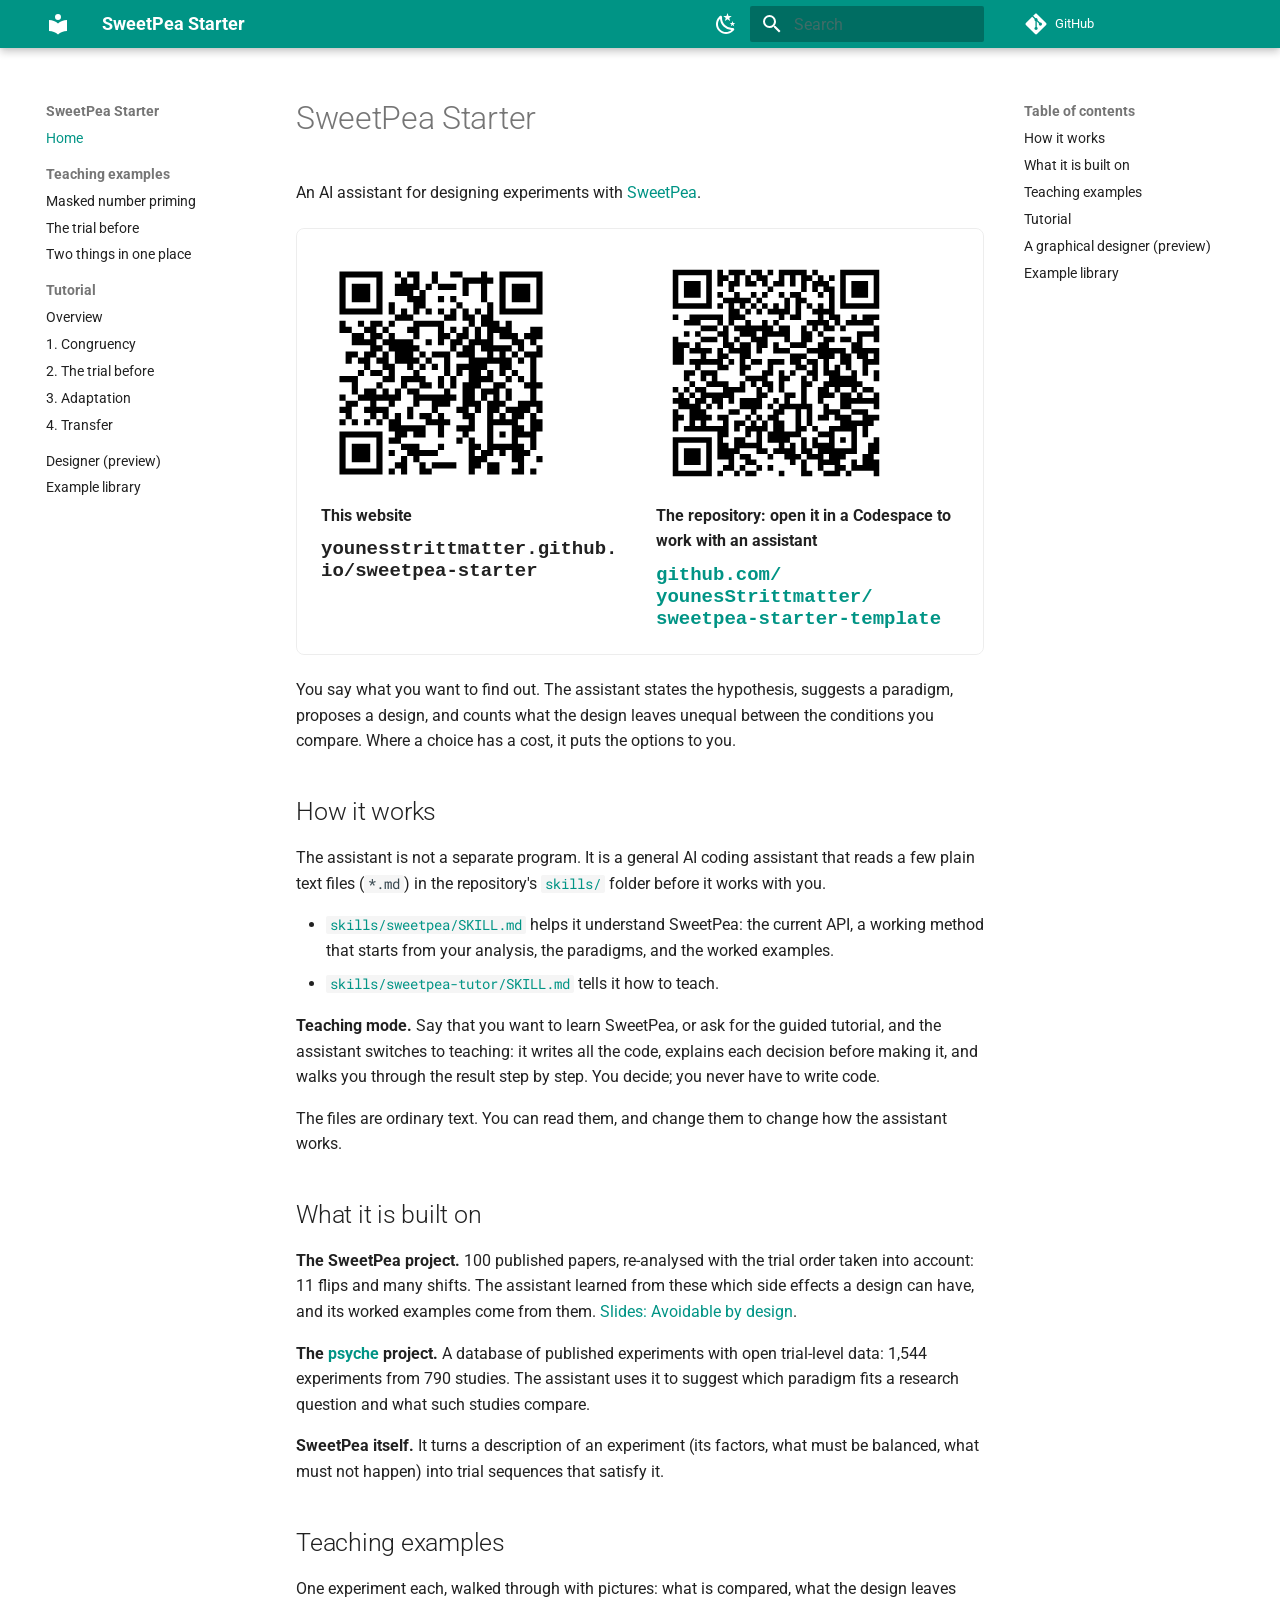
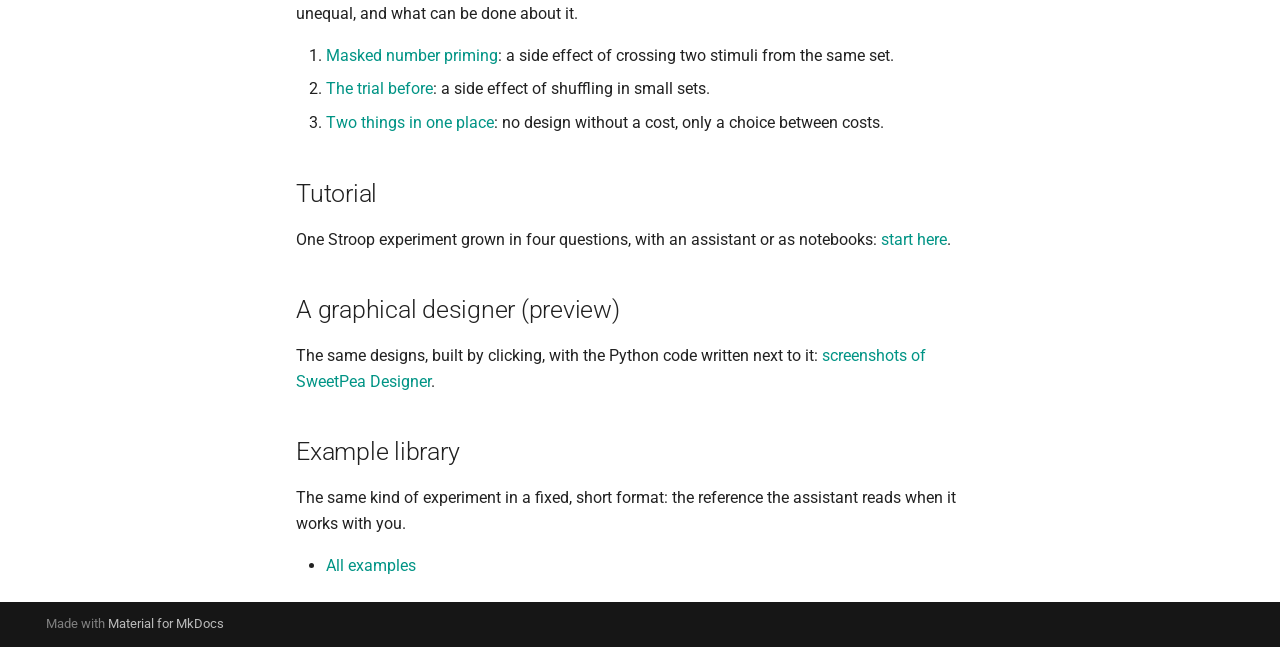
<file: index.html>
<!doctype html>
<html lang="en" class="no-js">
  <head>
    
      <meta charset="utf-8">
      <meta name="viewport" content="width=device-width,initial-scale=1">
      
        <meta name="description" content="Design experiments with SweetPea together with an AI assistant">
      
      
      
        <link rel="canonical" href="https://younesstrittmatter.github.io/sweetpea-starter/">
      
      
      
        <link rel="next" href="teaching/masked_number_priming/">
      
      
        
      
      
      <link rel="icon" href="assets/images/favicon.png">
      <meta name="generator" content="mkdocs-1.6.1, mkdocs-material-9.8.1">
    
    
      
        <title>SweetPea Starter</title>
      
    
    
      <link rel="stylesheet" href="assets/stylesheets/main.57a0d79d.min.css">
      
        
        <link rel="stylesheet" href="assets/stylesheets/palette.fb2fffe2.min.css">
      
      


    
    
      
    
    
      
        
        
        <link rel="preconnect" href="https://fonts.gstatic.com" crossorigin>
        <link rel="stylesheet" href="https://fonts.googleapis.com/css?family=Roboto:300,300i,400,400i,700,700i%7CRoboto+Mono:400,400i,700,700i&display=fallback">
        <style>:root{--md-text-font:"Roboto";--md-code-font:"Roboto Mono"}</style>
      
    
    
      <link rel="stylesheet" href="assets/demo.css">
    
    <script>__md_scope=new URL(".",location),__md_hash=e=>[...e].reduce(((e,_)=>(e<<5)-e+_.charCodeAt(0)),0),__md_get=(e,_=localStorage,t=__md_scope)=>JSON.parse(_.getItem(t.pathname+"."+e)),__md_set=(e,_,t=localStorage,a=__md_scope)=>{try{t.setItem(a.pathname+"."+e,JSON.stringify(_))}catch(e){}}</script>
    
      

    
    
  </head>
  
  
    
    
      
    
    
    
    
    <body dir="ltr" data-md-color-scheme="default" data-md-color-primary="teal" data-md-color-accent="indigo">
  
    
    <input class="md-toggle" data-md-toggle="drawer" type="checkbox" id="__drawer" autocomplete="off">
    <input class="md-toggle" data-md-toggle="search" type="checkbox" id="__search" autocomplete="off">
    <label class="md-overlay" for="__drawer"></label>
    <div data-md-component="skip">
      
        
        <a href="#sweetpea-starter" class="md-skip">
          Skip to content
        </a>
      
    </div>
    <div data-md-component="announce">
      
    </div>
    
    
      

  

<header class="md-header md-header--shadow" data-md-component="header">
  <nav class="md-header__inner md-grid" aria-label="Header">
    <a href="." title="SweetPea Starter" class="md-header__button md-logo" aria-label="SweetPea Starter" data-md-component="logo">
      
  
  <svg xmlns="http://www.w3.org/2000/svg" viewBox="0 0 24 24"><path d="M12 8a3 3 0 0 0 3-3 3 3 0 0 0-3-3 3 3 0 0 0-3 3 3 3 0 0 0 3 3m0 3.54C9.64 9.35 6.5 8 3 8v11c3.5 0 6.64 1.35 9 3.54 2.36-2.19 5.5-3.54 9-3.54V8c-3.5 0-6.64 1.35-9 3.54"/></svg>

    </a>
    <label class="md-header__button md-icon" for="__drawer">
      
      <svg xmlns="http://www.w3.org/2000/svg" viewBox="0 0 24 24"><path d="M3 6h18v2H3zm0 5h18v2H3zm0 5h18v2H3z"/></svg>
    </label>
    <div class="md-header__title" data-md-component="header-title">
      <div class="md-header__ellipsis">
        <div class="md-header__topic">
          <span class="md-ellipsis">
            SweetPea Starter
          </span>
        </div>
        <div class="md-header__topic" data-md-component="header-topic">
          <span class="md-ellipsis">
            
              Home
            
          </span>
        </div>
      </div>
    </div>
    
      
        <form class="md-header__option" data-md-component="palette">
  
    
    
    
    <input class="md-option" data-md-color-media="(prefers-color-scheme: light)" data-md-color-scheme="default" data-md-color-primary="teal" data-md-color-accent="indigo"  aria-label="Dark mode"  type="radio" name="__palette" id="__palette_0">
    
      <label class="md-header__button md-icon" title="Dark mode" for="__palette_1" hidden>
        <svg xmlns="http://www.w3.org/2000/svg" viewBox="0 0 24 24"><path d="m17.75 4.09-2.53 1.94.91 3.06-2.63-1.81-2.63 1.81.91-3.06-2.53-1.94L12.44 4l1.06-3 1.06 3zm3.5 6.91-1.64 1.25.59 1.98-1.7-1.17-1.7 1.17.59-1.98L15.75 11l2.06-.05L18.5 9l.69 1.95zm-2.28 4.95c.83-.08 1.72 1.1 1.19 1.85-.32.45-.66.87-1.08 1.27C15.17 23 8.84 23 4.94 19.07c-3.91-3.9-3.91-10.24 0-14.14.4-.4.82-.76 1.27-1.08.75-.53 1.93.36 1.85 1.19-.27 2.86.69 5.83 2.89 8.02a9.96 9.96 0 0 0 8.02 2.89m-1.64 2.02a12.08 12.08 0 0 1-7.8-3.47c-2.17-2.19-3.33-5-3.49-7.82-2.81 3.14-2.7 7.96.31 10.98 3.02 3.01 7.84 3.12 10.98.31"/></svg>
      </label>
    
  
    
    
    
    <input class="md-option" data-md-color-media="(prefers-color-scheme: dark)" data-md-color-scheme="slate" data-md-color-primary="teal" data-md-color-accent="indigo"  aria-label="Light mode"  type="radio" name="__palette" id="__palette_1">
    
      <label class="md-header__button md-icon" title="Light mode" for="__palette_0" hidden>
        <svg xmlns="http://www.w3.org/2000/svg" viewBox="0 0 24 24"><path d="M12 7a5 5 0 0 1 5 5 5 5 0 0 1-5 5 5 5 0 0 1-5-5 5 5 0 0 1 5-5m0 2a3 3 0 0 0-3 3 3 3 0 0 0 3 3 3 3 0 0 0 3-3 3 3 0 0 0-3-3m0-7 2.39 3.42C13.65 5.15 12.84 5 12 5s-1.65.15-2.39.42zM3.34 7l4.16-.35A7.2 7.2 0 0 0 5.94 8.5c-.44.74-.69 1.5-.83 2.29zm.02 10 1.76-3.77a7.131 7.131 0 0 0 2.38 4.14zM20.65 7l-1.77 3.79a7.02 7.02 0 0 0-2.38-4.15zm-.01 10-4.14.36c.59-.51 1.12-1.14 1.54-1.86.42-.73.69-1.5.83-2.29zM12 22l-2.41-3.44c.74.27 1.55.44 2.41.44.82 0 1.63-.17 2.37-.44z"/></svg>
      </label>
    
  
</form>
      
    
    
      <script>var palette=__md_get("__palette");if(palette&&palette.color){if("(prefers-color-scheme)"===palette.color.media){var media=matchMedia("(prefers-color-scheme: light)"),input=document.querySelector(media.matches?"[data-md-color-media='(prefers-color-scheme: light)']":"[data-md-color-media='(prefers-color-scheme: dark)']");palette.color.media=input.getAttribute("data-md-color-media"),palette.color.scheme=input.getAttribute("data-md-color-scheme"),palette.color.primary=input.getAttribute("data-md-color-primary"),palette.color.accent=input.getAttribute("data-md-color-accent")}for(var[key,value]of Object.entries(palette.color))document.body.setAttribute("data-md-color-"+key,value)}</script>
    
    
    
      
      
        <label class="md-header__button md-icon" for="__search">
          
          <svg xmlns="http://www.w3.org/2000/svg" viewBox="0 0 24 24"><path d="M9.5 3A6.5 6.5 0 0 1 16 9.5c0 1.61-.59 3.09-1.56 4.23l.27.27h.79l5 5-1.5 1.5-5-5v-.79l-.27-.27A6.52 6.52 0 0 1 9.5 16 6.5 6.5 0 0 1 3 9.5 6.5 6.5 0 0 1 9.5 3m0 2C7 5 5 7 5 9.5S7 14 9.5 14 14 12 14 9.5 12 5 9.5 5"/></svg>
        </label>
        <div class="md-search" data-md-component="search" role="dialog">
  <label class="md-search__overlay" for="__search"></label>
  <div class="md-search__inner" role="search">
    <form class="md-search__form" name="search">
      <input type="text" class="md-search__input" name="query" aria-label="Search" placeholder="Search" autocapitalize="off" autocorrect="off" autocomplete="off" spellcheck="false" data-md-component="search-query" required>
      <label class="md-search__icon md-icon" for="__search">
        
        <svg xmlns="http://www.w3.org/2000/svg" viewBox="0 0 24 24"><path d="M9.5 3A6.5 6.5 0 0 1 16 9.5c0 1.61-.59 3.09-1.56 4.23l.27.27h.79l5 5-1.5 1.5-5-5v-.79l-.27-.27A6.52 6.52 0 0 1 9.5 16 6.5 6.5 0 0 1 3 9.5 6.5 6.5 0 0 1 9.5 3m0 2C7 5 5 7 5 9.5S7 14 9.5 14 14 12 14 9.5 12 5 9.5 5"/></svg>
        
        <svg xmlns="http://www.w3.org/2000/svg" viewBox="0 0 24 24"><path d="M20 11v2H8l5.5 5.5-1.42 1.42L4.16 12l7.92-7.92L13.5 5.5 8 11z"/></svg>
      </label>
      <nav class="md-search__options" aria-label="Search">
        
        <button type="reset" class="md-search__icon md-icon" title="Clear" aria-label="Clear" tabindex="-1">
          
          <svg xmlns="http://www.w3.org/2000/svg" viewBox="0 0 24 24"><path d="M19 6.41 17.59 5 12 10.59 6.41 5 5 6.41 10.59 12 5 17.59 6.41 19 12 13.41 17.59 19 19 17.59 13.41 12z"/></svg>
        </button>
      </nav>
      
    </form>
    <div class="md-search__output">
      <div class="md-search__scrollwrap" tabindex="0" data-md-scrollfix>
        <div class="md-search-result" data-md-component="search-result">
          <div class="md-search-result__meta">
            Initializing search
          </div>
          <ol class="md-search-result__list" role="presentation"></ol>
        </div>
      </div>
    </div>
  </div>
</div>
      
    
    
      <div class="md-header__source">
        <a href="https://github.com/younesStrittmatter/sweetpea-starter-template" title="Go to repository" class="md-source" data-md-component="source">
  <div class="md-source__icon md-icon">
    
    <svg xmlns="http://www.w3.org/2000/svg" viewBox="0 0 448 512"><!--! Font Awesome Free 7.1.0 by @fontawesome - https://fontawesome.com License - https://fontawesome.com/license/free (Icons: CC BY 4.0, Fonts: SIL OFL 1.1, Code: MIT License) Copyright 2025 Fonticons, Inc.--><path d="M439.6 236.1 244 40.5c-5.4-5.5-12.8-8.5-20.4-8.5s-15 3-20.4 8.4L162.5 81l51.5 51.5c27.1-9.1 52.7 16.8 43.4 43.7l49.7 49.7c34.2-11.8 61.2 31 35.5 56.7-26.5 26.5-70.2-2.9-56-37.3L240.3 199v121.9c25.3 12.5 22.3 41.8 9.1 55-6.4 6.4-15.2 10.1-24.3 10.1s-17.8-3.6-24.3-10.1c-17.6-17.6-11.1-46.9 11.2-56v-123c-20.8-8.5-24.6-30.7-18.6-45L142.6 101 8.5 235.1C3 240.6 0 247.9 0 255.5s3 15 8.5 20.4l195.6 195.7c5.4 5.4 12.7 8.4 20.4 8.4s15-3 20.4-8.4l194.7-194.7c5.4-5.4 8.4-12.8 8.4-20.4s-3-15-8.4-20.4"/></svg>
  </div>
  <div class="md-source__repository">
    GitHub
  </div>
</a>
      </div>
    
  </nav>
  
</header>
    
    <div class="md-container" data-md-component="container">
      
      
        
          
        
      
      <main class="md-main" data-md-component="main">
        <div class="md-main__inner md-grid">
          
            
              
              <div class="md-sidebar md-sidebar--primary" data-md-component="sidebar" data-md-type="navigation" >
                <div class="md-sidebar__scrollwrap">
                  <div class="md-sidebar__inner">
                    



<nav class="md-nav md-nav--primary" aria-label="Navigation" data-md-level="0">
  <label class="md-nav__title" for="__drawer">
    <a href="." title="SweetPea Starter" class="md-nav__button md-logo" aria-label="SweetPea Starter" data-md-component="logo">
      
  
  <svg xmlns="http://www.w3.org/2000/svg" viewBox="0 0 24 24"><path d="M12 8a3 3 0 0 0 3-3 3 3 0 0 0-3-3 3 3 0 0 0-3 3 3 3 0 0 0 3 3m0 3.54C9.64 9.35 6.5 8 3 8v11c3.5 0 6.64 1.35 9 3.54 2.36-2.19 5.5-3.54 9-3.54V8c-3.5 0-6.64 1.35-9 3.54"/></svg>

    </a>
    SweetPea Starter
  </label>
  
    <div class="md-nav__source">
      <a href="https://github.com/younesStrittmatter/sweetpea-starter-template" title="Go to repository" class="md-source" data-md-component="source">
  <div class="md-source__icon md-icon">
    
    <svg xmlns="http://www.w3.org/2000/svg" viewBox="0 0 448 512"><!--! Font Awesome Free 7.1.0 by @fontawesome - https://fontawesome.com License - https://fontawesome.com/license/free (Icons: CC BY 4.0, Fonts: SIL OFL 1.1, Code: MIT License) Copyright 2025 Fonticons, Inc.--><path d="M439.6 236.1 244 40.5c-5.4-5.5-12.8-8.5-20.4-8.5s-15 3-20.4 8.4L162.5 81l51.5 51.5c27.1-9.1 52.7 16.8 43.4 43.7l49.7 49.7c34.2-11.8 61.2 31 35.5 56.7-26.5 26.5-70.2-2.9-56-37.3L240.3 199v121.9c25.3 12.5 22.3 41.8 9.1 55-6.4 6.4-15.2 10.1-24.3 10.1s-17.8-3.6-24.3-10.1c-17.6-17.6-11.1-46.9 11.2-56v-123c-20.8-8.5-24.6-30.7-18.6-45L142.6 101 8.5 235.1C3 240.6 0 247.9 0 255.5s3 15 8.5 20.4l195.6 195.7c5.4 5.4 12.7 8.4 20.4 8.4s15-3 20.4-8.4l194.7-194.7c5.4-5.4 8.4-12.8 8.4-20.4s-3-15-8.4-20.4"/></svg>
  </div>
  <div class="md-source__repository">
    GitHub
  </div>
</a>
    </div>
  
  <ul class="md-nav__list" data-md-scrollfix>
    
      
      
  
  
    
  
  
  
    <li class="md-nav__item md-nav__item--active">
      
      <input class="md-nav__toggle md-toggle" type="checkbox" id="__toc">
      
      
        
      
      
        <label class="md-nav__link md-nav__link--active" for="__toc">
          
  
  
  <span class="md-ellipsis">
    
  
    Home
  

    
  </span>
  
  

          <span class="md-nav__icon md-icon"></span>
        </label>
      
      <a href="." class="md-nav__link md-nav__link--active">
        
  
  
  <span class="md-ellipsis">
    
  
    Home
  

    
  </span>
  
  

      </a>
      
        

<nav class="md-nav md-nav--secondary" aria-label="Table of contents">
  
  
  
    
  
  
    <label class="md-nav__title" for="__toc">
      <span class="md-nav__icon md-icon"></span>
      Table of contents
    </label>
    <ul class="md-nav__list" data-md-component="toc" data-md-scrollfix>
      
        <li class="md-nav__item">
  <a href="#how-it-works" class="md-nav__link">
    <span class="md-ellipsis">
      
        How it works
      
    </span>
  </a>
  
</li>
      
        <li class="md-nav__item">
  <a href="#what-it-is-built-on" class="md-nav__link">
    <span class="md-ellipsis">
      
        What it is built on
      
    </span>
  </a>
  
</li>
      
        <li class="md-nav__item">
  <a href="#teaching-examples" class="md-nav__link">
    <span class="md-ellipsis">
      
        Teaching examples
      
    </span>
  </a>
  
</li>
      
        <li class="md-nav__item">
  <a href="#tutorial" class="md-nav__link">
    <span class="md-ellipsis">
      
        Tutorial
      
    </span>
  </a>
  
</li>
      
        <li class="md-nav__item">
  <a href="#a-graphical-designer-preview" class="md-nav__link">
    <span class="md-ellipsis">
      
        A graphical designer (preview)
      
    </span>
  </a>
  
</li>
      
        <li class="md-nav__item">
  <a href="#example-library" class="md-nav__link">
    <span class="md-ellipsis">
      
        Example library
      
    </span>
  </a>
  
</li>
      
    </ul>
  
</nav>
      
    </li>
  

    
      
      
  
  
  
  
    
    
    
    
      
        
        
      
    
    
    <li class="md-nav__item md-nav__item--section md-nav__item--nested">
      
        
        
        <input class="md-nav__toggle md-toggle " type="checkbox" id="__nav_2" >
        
          
          <label class="md-nav__link" for="__nav_2" id="__nav_2_label" tabindex="">
            
  
  
  <span class="md-ellipsis">
    
  
    Teaching examples
  

    
  </span>
  
  

            <span class="md-nav__icon md-icon"></span>
          </label>
        
        <nav class="md-nav" data-md-level="1" aria-labelledby="__nav_2_label" aria-expanded="false">
          <label class="md-nav__title" for="__nav_2">
            <span class="md-nav__icon md-icon"></span>
            
  
    Teaching examples
  

          </label>
          <ul class="md-nav__list" data-md-scrollfix>
            
              
                
  
  
  
  
    <li class="md-nav__item">
      <a href="teaching/masked_number_priming/" class="md-nav__link">
        
  
  
  <span class="md-ellipsis">
    
  
    Masked number priming
  

    
  </span>
  
  

      </a>
    </li>
  

              
            
              
                
  
  
  
  
    <li class="md-nav__item">
      <a href="teaching/simon_previous_trial/" class="md-nav__link">
        
  
  
  <span class="md-ellipsis">
    
  
    The trial before
  

    
  </span>
  
  

      </a>
    </li>
  

              
            
              
                
  
  
  
  
    <li class="md-nav__item">
      <a href="teaching/distractor_location/" class="md-nav__link">
        
  
  
  <span class="md-ellipsis">
    
  
    Two things in one place
  

    
  </span>
  
  

      </a>
    </li>
  

              
            
          </ul>
        </nav>
      
    </li>
  

    
      
      
  
  
  
  
    
    
    
    
      
        
        
      
    
    
    <li class="md-nav__item md-nav__item--section md-nav__item--nested">
      
        
        
        <input class="md-nav__toggle md-toggle " type="checkbox" id="__nav_3" >
        
          
          <label class="md-nav__link" for="__nav_3" id="__nav_3_label" tabindex="">
            
  
  
  <span class="md-ellipsis">
    
  
    Tutorial
  

    
  </span>
  
  

            <span class="md-nav__icon md-icon"></span>
          </label>
        
        <nav class="md-nav" data-md-level="1" aria-labelledby="__nav_3_label" aria-expanded="false">
          <label class="md-nav__title" for="__nav_3">
            <span class="md-nav__icon md-icon"></span>
            
  
    Tutorial
  

          </label>
          <ul class="md-nav__list" data-md-scrollfix>
            
              
                
  
  
  
  
    <li class="md-nav__item">
      <a href="tutorial/" class="md-nav__link">
        
  
  
  <span class="md-ellipsis">
    
  
    Overview
  

    
  </span>
  
  

      </a>
    </li>
  

              
            
              
                
  
  
  
  
    <li class="md-nav__item">
      <a href="tutorial/1_congruency/" class="md-nav__link">
        
  
  
  <span class="md-ellipsis">
    
  
    1. Congruency
  

    
  </span>
  
  

      </a>
    </li>
  

              
            
              
                
  
  
  
  
    <li class="md-nav__item">
      <a href="tutorial/2_sequence/" class="md-nav__link">
        
  
  
  <span class="md-ellipsis">
    
  
    2. The trial before
  

    
  </span>
  
  

      </a>
    </li>
  

              
            
              
                
  
  
  
  
    <li class="md-nav__item">
      <a href="tutorial/3_adaptation/" class="md-nav__link">
        
  
  
  <span class="md-ellipsis">
    
  
    3. Adaptation
  

    
  </span>
  
  

      </a>
    </li>
  

              
            
              
                
  
  
  
  
    <li class="md-nav__item">
      <a href="tutorial/4_transfer/" class="md-nav__link">
        
  
  
  <span class="md-ellipsis">
    
  
    4. Transfer
  

    
  </span>
  
  

      </a>
    </li>
  

              
            
          </ul>
        </nav>
      
    </li>
  

    
      
      
  
  
  
  
    <li class="md-nav__item">
      <a href="gui/" class="md-nav__link">
        
  
  
  <span class="md-ellipsis">
    
  
    Designer (preview)
  

    
  </span>
  
  

      </a>
    </li>
  

    
      
      
  
  
  
  
    <li class="md-nav__item">
      <a href="library/" class="md-nav__link">
        
  
  
  <span class="md-ellipsis">
    
  
    Example library
  

    
  </span>
  
  

      </a>
    </li>
  

    
  </ul>
</nav>
                  </div>
                </div>
              </div>
            
            
              
              <div class="md-sidebar md-sidebar--secondary" data-md-component="sidebar" data-md-type="toc" >
                <div class="md-sidebar__scrollwrap">
                  <div class="md-sidebar__inner">
                    

<nav class="md-nav md-nav--secondary" aria-label="Table of contents">
  
  
  
    
  
  
    <label class="md-nav__title" for="__toc">
      <span class="md-nav__icon md-icon"></span>
      Table of contents
    </label>
    <ul class="md-nav__list" data-md-component="toc" data-md-scrollfix>
      
        <li class="md-nav__item">
  <a href="#how-it-works" class="md-nav__link">
    <span class="md-ellipsis">
      
        How it works
      
    </span>
  </a>
  
</li>
      
        <li class="md-nav__item">
  <a href="#what-it-is-built-on" class="md-nav__link">
    <span class="md-ellipsis">
      
        What it is built on
      
    </span>
  </a>
  
</li>
      
        <li class="md-nav__item">
  <a href="#teaching-examples" class="md-nav__link">
    <span class="md-ellipsis">
      
        Teaching examples
      
    </span>
  </a>
  
</li>
      
        <li class="md-nav__item">
  <a href="#tutorial" class="md-nav__link">
    <span class="md-ellipsis">
      
        Tutorial
      
    </span>
  </a>
  
</li>
      
        <li class="md-nav__item">
  <a href="#a-graphical-designer-preview" class="md-nav__link">
    <span class="md-ellipsis">
      
        A graphical designer (preview)
      
    </span>
  </a>
  
</li>
      
        <li class="md-nav__item">
  <a href="#example-library" class="md-nav__link">
    <span class="md-ellipsis">
      
        Example library
      
    </span>
  </a>
  
</li>
      
    </ul>
  
</nav>
                  </div>
                </div>
              </div>
            
          
          
            <div class="md-content" data-md-component="content">
              
              <article class="md-content__inner md-typeset">
                
                  


  
  


<h1 id="sweetpea-starter">SweetPea Starter</h1>
<p>An AI assistant for designing experiments with
<a href="https://sweetpea-org.github.io">SweetPea</a>.</p>
<div class="join">
<div class="join-item">
<a href="assets/qr_site.svg"><img src="assets/qr_site.svg" alt="QR code for this website"></a>
<strong>This website</strong>
<span class="join-url">younesstrittmatter.github.io/<wbr>sweetpea-starter</span>
</div>
<div class="join-item">
<a href="assets/qr_repo.svg"><img src="assets/qr_repo.svg" alt="QR code for the repository"></a>
<strong>The repository: open it in a Codespace to work with an assistant</strong>
<a class="join-url" href="https://github.com/younesStrittmatter/sweetpea-starter-template" target="_blank">github.com/<wbr>younesStrittmatter/<wbr>sweetpea-starter-template</a>
</div>
</div>

<p>You say what you want to find out. The assistant states the hypothesis,
suggests a paradigm, proposes a design, and counts what the design leaves
unequal between the conditions you compare. Where a choice has a cost, it
puts the options to you.</p>
<h2 id="how-it-works">How it works</h2>
<p>The assistant is not a separate program. It is a general AI coding assistant
that reads a few plain text files (<code>*.md</code>) in the repository's
<a href="https://github.com/younesStrittmatter/sweetpea-starter-template/tree/main/skills" target="_blank"><code>skills/</code></a>
folder before it works with you.</p>
<ul>
<li><a href="https://github.com/younesStrittmatter/sweetpea-starter-template/blob/main/skills/sweetpea/SKILL.md" target="_blank"><code>skills/sweetpea/SKILL.md</code></a>
  helps it understand SweetPea: the current API, a working method that starts
  from your analysis, the paradigms, and the worked examples.</li>
<li><a href="https://github.com/younesStrittmatter/sweetpea-starter-template/blob/main/skills/sweetpea-tutor/SKILL.md" target="_blank"><code>skills/sweetpea-tutor/SKILL.md</code></a>
  tells it how to teach.</li>
</ul>
<p><strong>Teaching mode.</strong> Say that you want to learn SweetPea, or ask for the guided
tutorial, and the assistant switches to teaching: it writes all the code,
explains each decision before making it, and walks you through the result
step by step. You decide; you never have to write code.</p>
<p>The files are ordinary text. You can read them, and change them to change how
the assistant works.</p>
<h2 id="what-it-is-built-on">What it is built on</h2>
<p><strong>The SweetPea project.</strong> 100 published papers, re-analysed with the trial
order taken into account: 11 flips and many shifts. The assistant learned from
these which side effects a design can have, and its worked examples come from
them.
<a href="Avoidable%20by%20design%20-%20Slides.pdf" target="_blank">Slides: Avoidable by design</a>.</p>
<p><strong>The <a href="https://huggingface.co/spaces/ystrittm/psyche" target="_blank">psyche</a> project.</strong> A database of published experiments with open
trial-level data: 1,544 experiments from 790 studies. The assistant uses it to
suggest which paradigm fits a research question and what such studies
compare.</p>
<p><strong>SweetPea itself.</strong> It turns a description of an experiment (its factors,
what must be balanced, what must not happen) into trial sequences that
satisfy it.</p>
<h2 id="teaching-examples">Teaching examples</h2>
<p>One experiment each, walked through with pictures: what is compared, what the
design leaves unequal, and what can be done about it.</p>
<ol>
<li><a href="teaching/masked_number_priming/">Masked number priming</a>: a side effect of crossing two stimuli from the same set.</li>
<li><a href="teaching/simon_previous_trial/">The trial before</a>: a side effect of shuffling in small sets.</li>
<li><a href="teaching/distractor_location/">Two things in one place</a>: no design without a cost, only a choice between costs.</li>
</ol>
<h2 id="tutorial">Tutorial</h2>
<p>One Stroop experiment grown in four questions, with an assistant or as
notebooks: <a href="tutorial/">start here</a>.</p>
<h2 id="a-graphical-designer-preview">A graphical designer (preview)</h2>
<p>The same designs, built by clicking, with the Python code written next to
it: <a href="gui/">screenshots of SweetPea Designer</a>.</p>
<h2 id="example-library">Example library</h2>
<p>The same kind of experiment in a fixed, short format: the reference the
assistant reads when it works with you.</p>
<ul>
<li><a href="library/">All examples</a></li>
</ul>












                
              </article>
            </div>
          
          
<script>var target=document.getElementById(location.hash.slice(1));target&&target.name&&(target.checked=target.name.startsWith("__tabbed_"))</script>
        </div>
        
      </main>
      
        <footer class="md-footer">
  
  <div class="md-footer-meta md-typeset">
    <div class="md-footer-meta__inner md-grid">
      <div class="md-copyright">
  
  
    Made with
    <a href="https://squidfunk.github.io/mkdocs-material/" target="_blank" rel="noopener">
      Material for MkDocs
    </a>
  
</div>
      
    </div>
  </div>
</footer>
      
    </div>
    <div class="md-dialog" data-md-component="dialog">
      <div class="md-dialog__inner md-typeset"></div>
    </div>
    
    
    
      
      
      <script id="__config" type="application/json">{"annotate": null, "base": ".", "features": ["navigation.sections", "content.code.copy"], "search": "assets/javascripts/workers/search.a7633da7.min.js", "tags": null, "translations": {"clipboard.copied": "Copied to clipboard", "clipboard.copy": "Copy to clipboard", "search.result.more.one": "1 more on this page", "search.result.more.other": "# more on this page", "search.result.none": "No matching documents", "search.result.one": "1 matching document", "search.result.other": "# matching documents", "search.result.placeholder": "Type to start searching", "search.result.term.missing": "Missing", "select.version": "Select version"}, "version": null}</script>
    
    
      <script src="assets/javascripts/bundle.a5f9d56c.min.js"></script>
      
        <script src="assets/demo.js"></script>
      
        <script src="assets/simon.js"></script>
      
        <script src="assets/distractor.js"></script>
      
        <script src="assets/stroop.js"></script>
      
        <script src="assets/site.js"></script>
      
    
  </body>
</html>
</file>
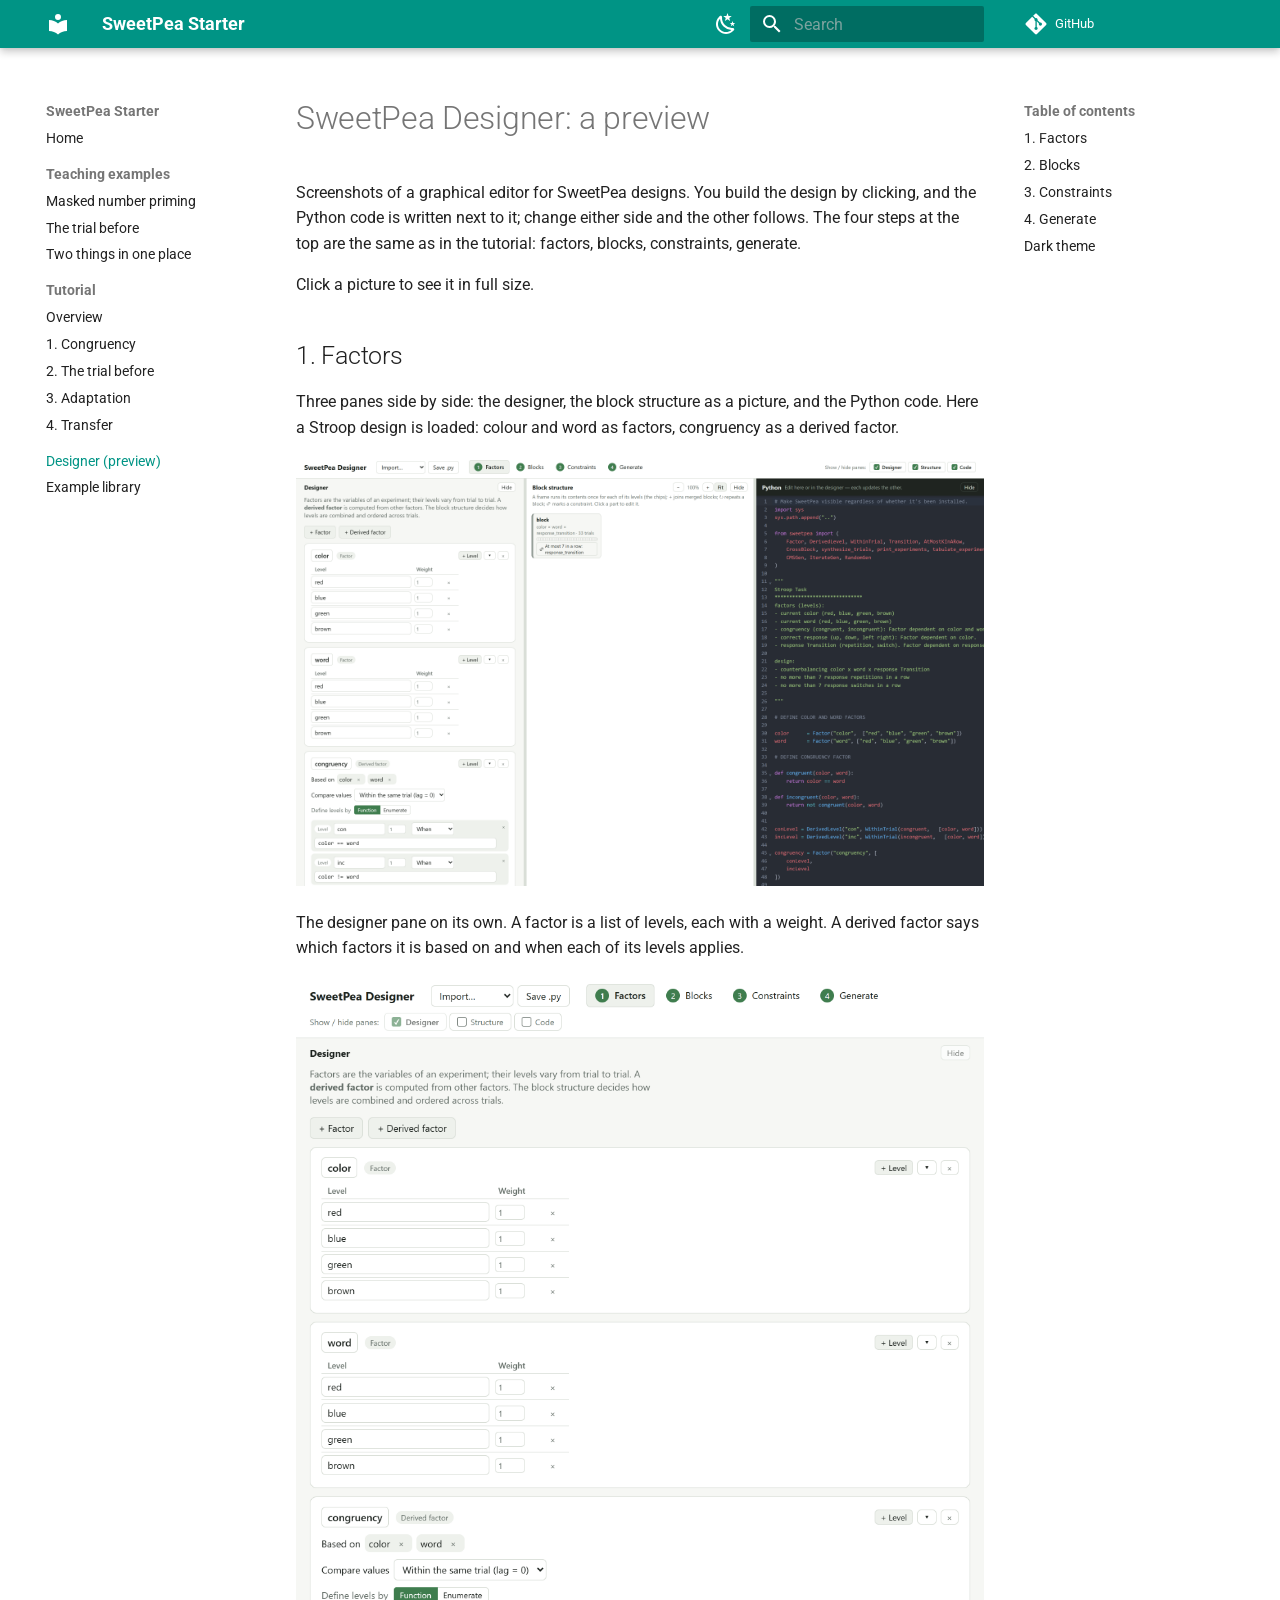
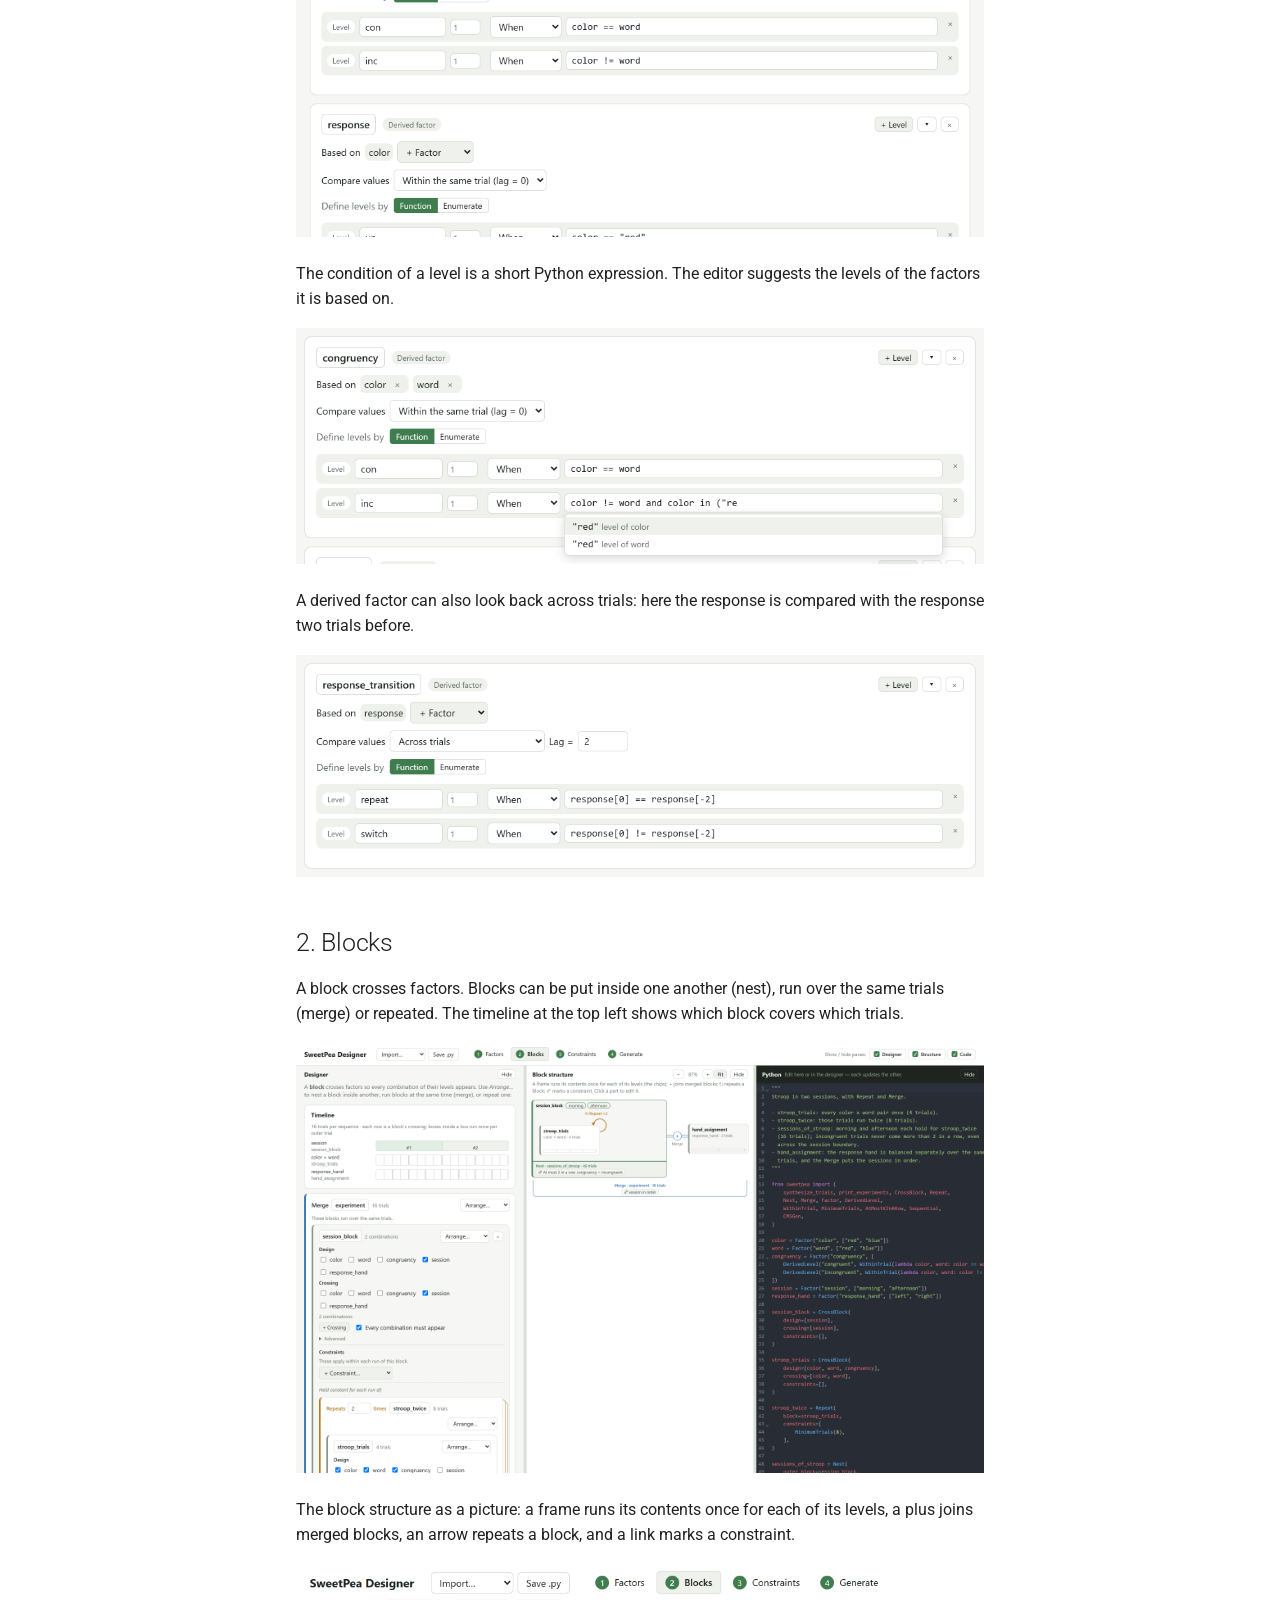
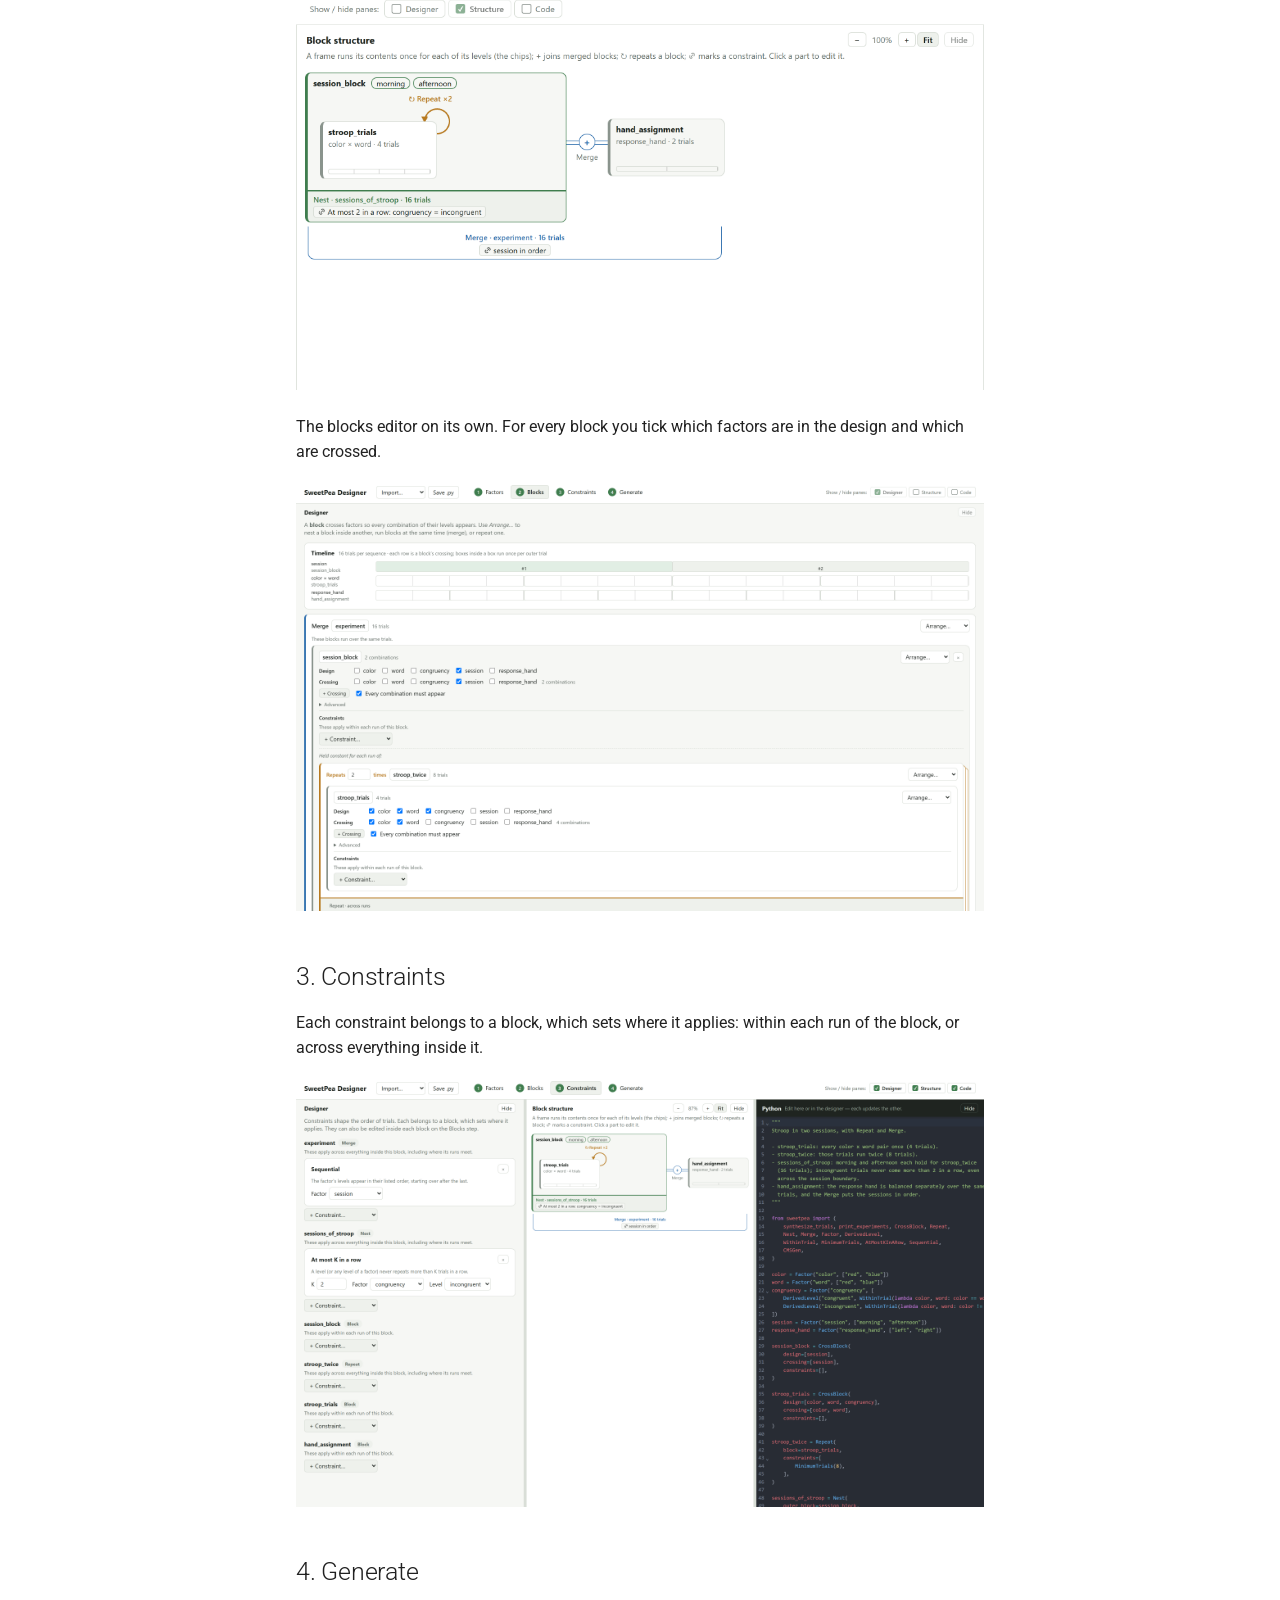
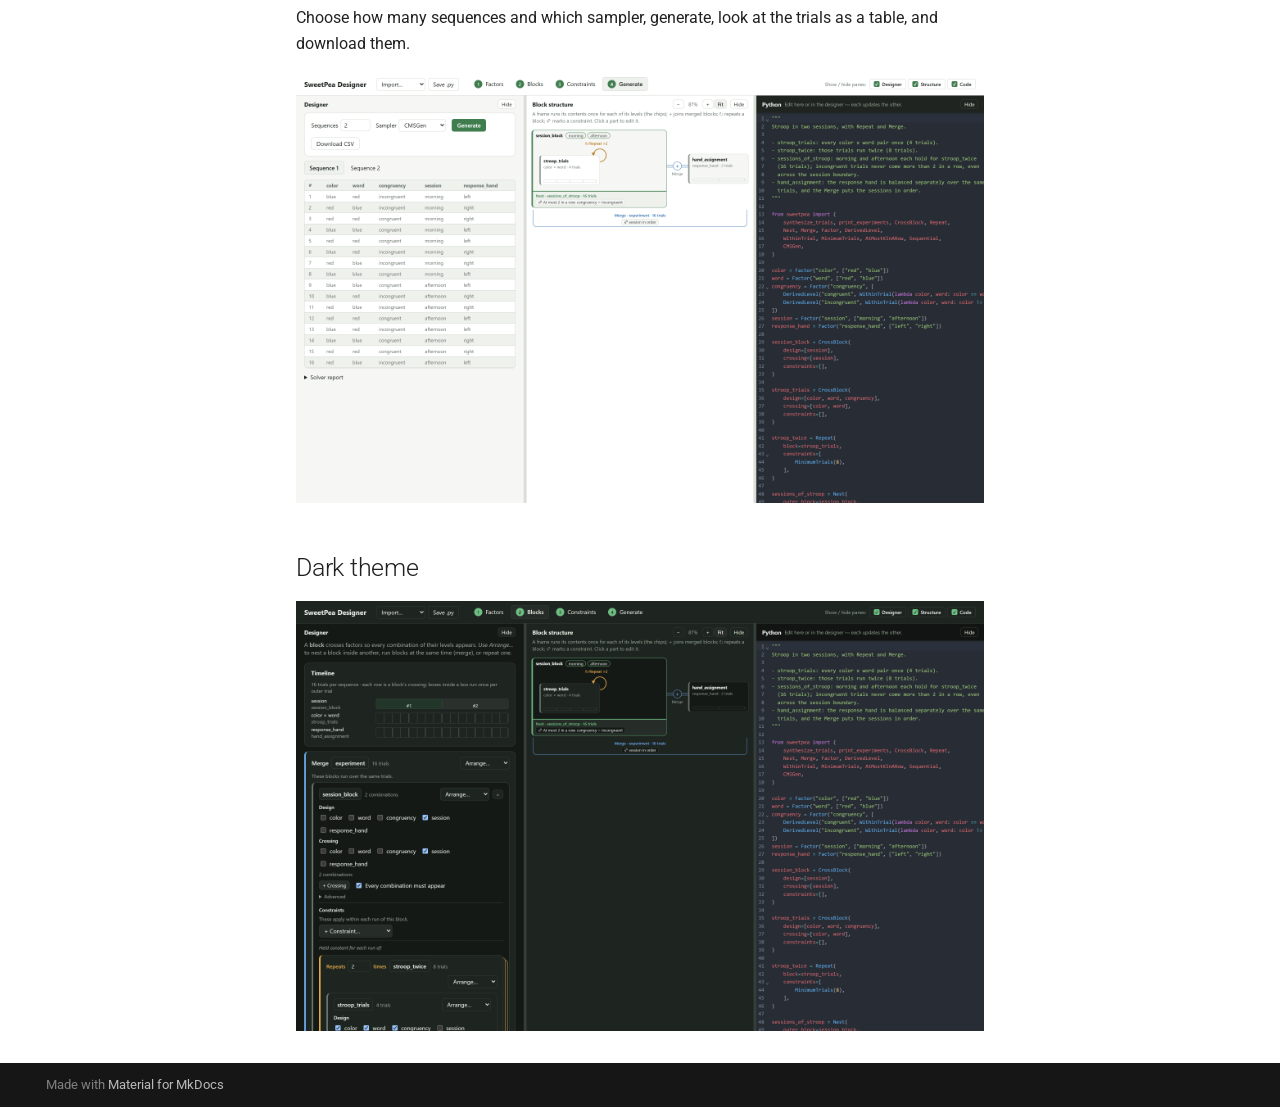
<file: gui/index.html>
<!doctype html>
<html lang="en" class="no-js">
  <head>
    
      <meta charset="utf-8">
      <meta name="viewport" content="width=device-width,initial-scale=1">
      
        <meta name="description" content="Design experiments with SweetPea together with an AI assistant">
      
      
      
        <link rel="canonical" href="https://younesstrittmatter.github.io/sweetpea-starter/gui/">
      
      
        <link rel="prev" href="../tutorial/4_transfer/">
      
      
        <link rel="next" href="../library/">
      
      
        
      
      
      <link rel="icon" href="../assets/images/favicon.png">
      <meta name="generator" content="mkdocs-1.6.1, mkdocs-material-9.8.1">
    
    
      
        <title>Designer (preview) - SweetPea Starter</title>
      
    
    
      <link rel="stylesheet" href="../assets/stylesheets/main.57a0d79d.min.css">
      
        
        <link rel="stylesheet" href="../assets/stylesheets/palette.fb2fffe2.min.css">
      
      


    
    
      
    
    
      
        
        
        <link rel="preconnect" href="https://fonts.gstatic.com" crossorigin>
        <link rel="stylesheet" href="https://fonts.googleapis.com/css?family=Roboto:300,300i,400,400i,700,700i%7CRoboto+Mono:400,400i,700,700i&display=fallback">
        <style>:root{--md-text-font:"Roboto";--md-code-font:"Roboto Mono"}</style>
      
    
    
      <link rel="stylesheet" href="../assets/demo.css">
    
    <script>__md_scope=new URL("..",location),__md_hash=e=>[...e].reduce(((e,_)=>(e<<5)-e+_.charCodeAt(0)),0),__md_get=(e,_=localStorage,t=__md_scope)=>JSON.parse(_.getItem(t.pathname+"."+e)),__md_set=(e,_,t=localStorage,a=__md_scope)=>{try{t.setItem(a.pathname+"."+e,JSON.stringify(_))}catch(e){}}</script>
    
      

    
    
  </head>
  
  
    
    
      
    
    
    
    
    <body dir="ltr" data-md-color-scheme="default" data-md-color-primary="teal" data-md-color-accent="indigo">
  
    
    <input class="md-toggle" data-md-toggle="drawer" type="checkbox" id="__drawer" autocomplete="off">
    <input class="md-toggle" data-md-toggle="search" type="checkbox" id="__search" autocomplete="off">
    <label class="md-overlay" for="__drawer"></label>
    <div data-md-component="skip">
      
        
        <a href="#sweetpea-designer-a-preview" class="md-skip">
          Skip to content
        </a>
      
    </div>
    <div data-md-component="announce">
      
    </div>
    
    
      

  

<header class="md-header md-header--shadow" data-md-component="header">
  <nav class="md-header__inner md-grid" aria-label="Header">
    <a href=".." title="SweetPea Starter" class="md-header__button md-logo" aria-label="SweetPea Starter" data-md-component="logo">
      
  
  <svg xmlns="http://www.w3.org/2000/svg" viewBox="0 0 24 24"><path d="M12 8a3 3 0 0 0 3-3 3 3 0 0 0-3-3 3 3 0 0 0-3 3 3 3 0 0 0 3 3m0 3.54C9.64 9.35 6.5 8 3 8v11c3.5 0 6.64 1.35 9 3.54 2.36-2.19 5.5-3.54 9-3.54V8c-3.5 0-6.64 1.35-9 3.54"/></svg>

    </a>
    <label class="md-header__button md-icon" for="__drawer">
      
      <svg xmlns="http://www.w3.org/2000/svg" viewBox="0 0 24 24"><path d="M3 6h18v2H3zm0 5h18v2H3zm0 5h18v2H3z"/></svg>
    </label>
    <div class="md-header__title" data-md-component="header-title">
      <div class="md-header__ellipsis">
        <div class="md-header__topic">
          <span class="md-ellipsis">
            SweetPea Starter
          </span>
        </div>
        <div class="md-header__topic" data-md-component="header-topic">
          <span class="md-ellipsis">
            
              Designer (preview)
            
          </span>
        </div>
      </div>
    </div>
    
      
        <form class="md-header__option" data-md-component="palette">
  
    
    
    
    <input class="md-option" data-md-color-media="(prefers-color-scheme: light)" data-md-color-scheme="default" data-md-color-primary="teal" data-md-color-accent="indigo"  aria-label="Dark mode"  type="radio" name="__palette" id="__palette_0">
    
      <label class="md-header__button md-icon" title="Dark mode" for="__palette_1" hidden>
        <svg xmlns="http://www.w3.org/2000/svg" viewBox="0 0 24 24"><path d="m17.75 4.09-2.53 1.94.91 3.06-2.63-1.81-2.63 1.81.91-3.06-2.53-1.94L12.44 4l1.06-3 1.06 3zm3.5 6.91-1.64 1.25.59 1.98-1.7-1.17-1.7 1.17.59-1.98L15.75 11l2.06-.05L18.5 9l.69 1.95zm-2.28 4.95c.83-.08 1.72 1.1 1.19 1.85-.32.45-.66.87-1.08 1.27C15.17 23 8.84 23 4.94 19.07c-3.91-3.9-3.91-10.24 0-14.14.4-.4.82-.76 1.27-1.08.75-.53 1.93.36 1.85 1.19-.27 2.86.69 5.83 2.89 8.02a9.96 9.96 0 0 0 8.02 2.89m-1.64 2.02a12.08 12.08 0 0 1-7.8-3.47c-2.17-2.19-3.33-5-3.49-7.82-2.81 3.14-2.7 7.96.31 10.98 3.02 3.01 7.84 3.12 10.98.31"/></svg>
      </label>
    
  
    
    
    
    <input class="md-option" data-md-color-media="(prefers-color-scheme: dark)" data-md-color-scheme="slate" data-md-color-primary="teal" data-md-color-accent="indigo"  aria-label="Light mode"  type="radio" name="__palette" id="__palette_1">
    
      <label class="md-header__button md-icon" title="Light mode" for="__palette_0" hidden>
        <svg xmlns="http://www.w3.org/2000/svg" viewBox="0 0 24 24"><path d="M12 7a5 5 0 0 1 5 5 5 5 0 0 1-5 5 5 5 0 0 1-5-5 5 5 0 0 1 5-5m0 2a3 3 0 0 0-3 3 3 3 0 0 0 3 3 3 3 0 0 0 3-3 3 3 0 0 0-3-3m0-7 2.39 3.42C13.65 5.15 12.84 5 12 5s-1.65.15-2.39.42zM3.34 7l4.16-.35A7.2 7.2 0 0 0 5.94 8.5c-.44.74-.69 1.5-.83 2.29zm.02 10 1.76-3.77a7.131 7.131 0 0 0 2.38 4.14zM20.65 7l-1.77 3.79a7.02 7.02 0 0 0-2.38-4.15zm-.01 10-4.14.36c.59-.51 1.12-1.14 1.54-1.86.42-.73.69-1.5.83-2.29zM12 22l-2.41-3.44c.74.27 1.55.44 2.41.44.82 0 1.63-.17 2.37-.44z"/></svg>
      </label>
    
  
</form>
      
    
    
      <script>var palette=__md_get("__palette");if(palette&&palette.color){if("(prefers-color-scheme)"===palette.color.media){var media=matchMedia("(prefers-color-scheme: light)"),input=document.querySelector(media.matches?"[data-md-color-media='(prefers-color-scheme: light)']":"[data-md-color-media='(prefers-color-scheme: dark)']");palette.color.media=input.getAttribute("data-md-color-media"),palette.color.scheme=input.getAttribute("data-md-color-scheme"),palette.color.primary=input.getAttribute("data-md-color-primary"),palette.color.accent=input.getAttribute("data-md-color-accent")}for(var[key,value]of Object.entries(palette.color))document.body.setAttribute("data-md-color-"+key,value)}</script>
    
    
    
      
      
        <label class="md-header__button md-icon" for="__search">
          
          <svg xmlns="http://www.w3.org/2000/svg" viewBox="0 0 24 24"><path d="M9.5 3A6.5 6.5 0 0 1 16 9.5c0 1.61-.59 3.09-1.56 4.23l.27.27h.79l5 5-1.5 1.5-5-5v-.79l-.27-.27A6.52 6.52 0 0 1 9.5 16 6.5 6.5 0 0 1 3 9.5 6.5 6.5 0 0 1 9.5 3m0 2C7 5 5 7 5 9.5S7 14 9.5 14 14 12 14 9.5 12 5 9.5 5"/></svg>
        </label>
        <div class="md-search" data-md-component="search" role="dialog">
  <label class="md-search__overlay" for="__search"></label>
  <div class="md-search__inner" role="search">
    <form class="md-search__form" name="search">
      <input type="text" class="md-search__input" name="query" aria-label="Search" placeholder="Search" autocapitalize="off" autocorrect="off" autocomplete="off" spellcheck="false" data-md-component="search-query" required>
      <label class="md-search__icon md-icon" for="__search">
        
        <svg xmlns="http://www.w3.org/2000/svg" viewBox="0 0 24 24"><path d="M9.5 3A6.5 6.5 0 0 1 16 9.5c0 1.61-.59 3.09-1.56 4.23l.27.27h.79l5 5-1.5 1.5-5-5v-.79l-.27-.27A6.52 6.52 0 0 1 9.5 16 6.5 6.5 0 0 1 3 9.5 6.5 6.5 0 0 1 9.5 3m0 2C7 5 5 7 5 9.5S7 14 9.5 14 14 12 14 9.5 12 5 9.5 5"/></svg>
        
        <svg xmlns="http://www.w3.org/2000/svg" viewBox="0 0 24 24"><path d="M20 11v2H8l5.5 5.5-1.42 1.42L4.16 12l7.92-7.92L13.5 5.5 8 11z"/></svg>
      </label>
      <nav class="md-search__options" aria-label="Search">
        
        <button type="reset" class="md-search__icon md-icon" title="Clear" aria-label="Clear" tabindex="-1">
          
          <svg xmlns="http://www.w3.org/2000/svg" viewBox="0 0 24 24"><path d="M19 6.41 17.59 5 12 10.59 6.41 5 5 6.41 10.59 12 5 17.59 6.41 19 12 13.41 17.59 19 19 17.59 13.41 12z"/></svg>
        </button>
      </nav>
      
    </form>
    <div class="md-search__output">
      <div class="md-search__scrollwrap" tabindex="0" data-md-scrollfix>
        <div class="md-search-result" data-md-component="search-result">
          <div class="md-search-result__meta">
            Initializing search
          </div>
          <ol class="md-search-result__list" role="presentation"></ol>
        </div>
      </div>
    </div>
  </div>
</div>
      
    
    
      <div class="md-header__source">
        <a href="https://github.com/younesStrittmatter/sweetpea-starter-template" title="Go to repository" class="md-source" data-md-component="source">
  <div class="md-source__icon md-icon">
    
    <svg xmlns="http://www.w3.org/2000/svg" viewBox="0 0 448 512"><!--! Font Awesome Free 7.1.0 by @fontawesome - https://fontawesome.com License - https://fontawesome.com/license/free (Icons: CC BY 4.0, Fonts: SIL OFL 1.1, Code: MIT License) Copyright 2025 Fonticons, Inc.--><path d="M439.6 236.1 244 40.5c-5.4-5.5-12.8-8.5-20.4-8.5s-15 3-20.4 8.4L162.5 81l51.5 51.5c27.1-9.1 52.7 16.8 43.4 43.7l49.7 49.7c34.2-11.8 61.2 31 35.5 56.7-26.5 26.5-70.2-2.9-56-37.3L240.3 199v121.9c25.3 12.5 22.3 41.8 9.1 55-6.4 6.4-15.2 10.1-24.3 10.1s-17.8-3.6-24.3-10.1c-17.6-17.6-11.1-46.9 11.2-56v-123c-20.8-8.5-24.6-30.7-18.6-45L142.6 101 8.5 235.1C3 240.6 0 247.9 0 255.5s3 15 8.5 20.4l195.6 195.7c5.4 5.4 12.7 8.4 20.4 8.4s15-3 20.4-8.4l194.7-194.7c5.4-5.4 8.4-12.8 8.4-20.4s-3-15-8.4-20.4"/></svg>
  </div>
  <div class="md-source__repository">
    GitHub
  </div>
</a>
      </div>
    
  </nav>
  
</header>
    
    <div class="md-container" data-md-component="container">
      
      
        
          
        
      
      <main class="md-main" data-md-component="main">
        <div class="md-main__inner md-grid">
          
            
              
              <div class="md-sidebar md-sidebar--primary" data-md-component="sidebar" data-md-type="navigation" >
                <div class="md-sidebar__scrollwrap">
                  <div class="md-sidebar__inner">
                    



<nav class="md-nav md-nav--primary" aria-label="Navigation" data-md-level="0">
  <label class="md-nav__title" for="__drawer">
    <a href=".." title="SweetPea Starter" class="md-nav__button md-logo" aria-label="SweetPea Starter" data-md-component="logo">
      
  
  <svg xmlns="http://www.w3.org/2000/svg" viewBox="0 0 24 24"><path d="M12 8a3 3 0 0 0 3-3 3 3 0 0 0-3-3 3 3 0 0 0-3 3 3 3 0 0 0 3 3m0 3.54C9.64 9.35 6.5 8 3 8v11c3.5 0 6.64 1.35 9 3.54 2.36-2.19 5.5-3.54 9-3.54V8c-3.5 0-6.64 1.35-9 3.54"/></svg>

    </a>
    SweetPea Starter
  </label>
  
    <div class="md-nav__source">
      <a href="https://github.com/younesStrittmatter/sweetpea-starter-template" title="Go to repository" class="md-source" data-md-component="source">
  <div class="md-source__icon md-icon">
    
    <svg xmlns="http://www.w3.org/2000/svg" viewBox="0 0 448 512"><!--! Font Awesome Free 7.1.0 by @fontawesome - https://fontawesome.com License - https://fontawesome.com/license/free (Icons: CC BY 4.0, Fonts: SIL OFL 1.1, Code: MIT License) Copyright 2025 Fonticons, Inc.--><path d="M439.6 236.1 244 40.5c-5.4-5.5-12.8-8.5-20.4-8.5s-15 3-20.4 8.4L162.5 81l51.5 51.5c27.1-9.1 52.7 16.8 43.4 43.7l49.7 49.7c34.2-11.8 61.2 31 35.5 56.7-26.5 26.5-70.2-2.9-56-37.3L240.3 199v121.9c25.3 12.5 22.3 41.8 9.1 55-6.4 6.4-15.2 10.1-24.3 10.1s-17.8-3.6-24.3-10.1c-17.6-17.6-11.1-46.9 11.2-56v-123c-20.8-8.5-24.6-30.7-18.6-45L142.6 101 8.5 235.1C3 240.6 0 247.9 0 255.5s3 15 8.5 20.4l195.6 195.7c5.4 5.4 12.7 8.4 20.4 8.4s15-3 20.4-8.4l194.7-194.7c5.4-5.4 8.4-12.8 8.4-20.4s-3-15-8.4-20.4"/></svg>
  </div>
  <div class="md-source__repository">
    GitHub
  </div>
</a>
    </div>
  
  <ul class="md-nav__list" data-md-scrollfix>
    
      
      
  
  
  
  
    <li class="md-nav__item">
      <a href=".." class="md-nav__link">
        
  
  
  <span class="md-ellipsis">
    
  
    Home
  

    
  </span>
  
  

      </a>
    </li>
  

    
      
      
  
  
  
  
    
    
    
    
      
        
        
      
    
    
    <li class="md-nav__item md-nav__item--section md-nav__item--nested">
      
        
        
        <input class="md-nav__toggle md-toggle " type="checkbox" id="__nav_2" >
        
          
          <label class="md-nav__link" for="__nav_2" id="__nav_2_label" tabindex="">
            
  
  
  <span class="md-ellipsis">
    
  
    Teaching examples
  

    
  </span>
  
  

            <span class="md-nav__icon md-icon"></span>
          </label>
        
        <nav class="md-nav" data-md-level="1" aria-labelledby="__nav_2_label" aria-expanded="false">
          <label class="md-nav__title" for="__nav_2">
            <span class="md-nav__icon md-icon"></span>
            
  
    Teaching examples
  

          </label>
          <ul class="md-nav__list" data-md-scrollfix>
            
              
                
  
  
  
  
    <li class="md-nav__item">
      <a href="../teaching/masked_number_priming/" class="md-nav__link">
        
  
  
  <span class="md-ellipsis">
    
  
    Masked number priming
  

    
  </span>
  
  

      </a>
    </li>
  

              
            
              
                
  
  
  
  
    <li class="md-nav__item">
      <a href="../teaching/simon_previous_trial/" class="md-nav__link">
        
  
  
  <span class="md-ellipsis">
    
  
    The trial before
  

    
  </span>
  
  

      </a>
    </li>
  

              
            
              
                
  
  
  
  
    <li class="md-nav__item">
      <a href="../teaching/distractor_location/" class="md-nav__link">
        
  
  
  <span class="md-ellipsis">
    
  
    Two things in one place
  

    
  </span>
  
  

      </a>
    </li>
  

              
            
          </ul>
        </nav>
      
    </li>
  

    
      
      
  
  
  
  
    
    
    
    
      
        
        
      
    
    
    <li class="md-nav__item md-nav__item--section md-nav__item--nested">
      
        
        
        <input class="md-nav__toggle md-toggle " type="checkbox" id="__nav_3" >
        
          
          <label class="md-nav__link" for="__nav_3" id="__nav_3_label" tabindex="">
            
  
  
  <span class="md-ellipsis">
    
  
    Tutorial
  

    
  </span>
  
  

            <span class="md-nav__icon md-icon"></span>
          </label>
        
        <nav class="md-nav" data-md-level="1" aria-labelledby="__nav_3_label" aria-expanded="false">
          <label class="md-nav__title" for="__nav_3">
            <span class="md-nav__icon md-icon"></span>
            
  
    Tutorial
  

          </label>
          <ul class="md-nav__list" data-md-scrollfix>
            
              
                
  
  
  
  
    <li class="md-nav__item">
      <a href="../tutorial/" class="md-nav__link">
        
  
  
  <span class="md-ellipsis">
    
  
    Overview
  

    
  </span>
  
  

      </a>
    </li>
  

              
            
              
                
  
  
  
  
    <li class="md-nav__item">
      <a href="../tutorial/1_congruency/" class="md-nav__link">
        
  
  
  <span class="md-ellipsis">
    
  
    1. Congruency
  

    
  </span>
  
  

      </a>
    </li>
  

              
            
              
                
  
  
  
  
    <li class="md-nav__item">
      <a href="../tutorial/2_sequence/" class="md-nav__link">
        
  
  
  <span class="md-ellipsis">
    
  
    2. The trial before
  

    
  </span>
  
  

      </a>
    </li>
  

              
            
              
                
  
  
  
  
    <li class="md-nav__item">
      <a href="../tutorial/3_adaptation/" class="md-nav__link">
        
  
  
  <span class="md-ellipsis">
    
  
    3. Adaptation
  

    
  </span>
  
  

      </a>
    </li>
  

              
            
              
                
  
  
  
  
    <li class="md-nav__item">
      <a href="../tutorial/4_transfer/" class="md-nav__link">
        
  
  
  <span class="md-ellipsis">
    
  
    4. Transfer
  

    
  </span>
  
  

      </a>
    </li>
  

              
            
          </ul>
        </nav>
      
    </li>
  

    
      
      
  
  
    
  
  
  
    <li class="md-nav__item md-nav__item--active">
      
      <input class="md-nav__toggle md-toggle" type="checkbox" id="__toc">
      
      
        
      
      
        <label class="md-nav__link md-nav__link--active" for="__toc">
          
  
  
  <span class="md-ellipsis">
    
  
    Designer (preview)
  

    
  </span>
  
  

          <span class="md-nav__icon md-icon"></span>
        </label>
      
      <a href="./" class="md-nav__link md-nav__link--active">
        
  
  
  <span class="md-ellipsis">
    
  
    Designer (preview)
  

    
  </span>
  
  

      </a>
      
        

<nav class="md-nav md-nav--secondary" aria-label="Table of contents">
  
  
  
    
  
  
    <label class="md-nav__title" for="__toc">
      <span class="md-nav__icon md-icon"></span>
      Table of contents
    </label>
    <ul class="md-nav__list" data-md-component="toc" data-md-scrollfix>
      
        <li class="md-nav__item">
  <a href="#1-factors" class="md-nav__link">
    <span class="md-ellipsis">
      
        1. Factors
      
    </span>
  </a>
  
</li>
      
        <li class="md-nav__item">
  <a href="#2-blocks" class="md-nav__link">
    <span class="md-ellipsis">
      
        2. Blocks
      
    </span>
  </a>
  
</li>
      
        <li class="md-nav__item">
  <a href="#3-constraints" class="md-nav__link">
    <span class="md-ellipsis">
      
        3. Constraints
      
    </span>
  </a>
  
</li>
      
        <li class="md-nav__item">
  <a href="#4-generate" class="md-nav__link">
    <span class="md-ellipsis">
      
        4. Generate
      
    </span>
  </a>
  
</li>
      
        <li class="md-nav__item">
  <a href="#dark-theme" class="md-nav__link">
    <span class="md-ellipsis">
      
        Dark theme
      
    </span>
  </a>
  
</li>
      
    </ul>
  
</nav>
      
    </li>
  

    
      
      
  
  
  
  
    <li class="md-nav__item">
      <a href="../library/" class="md-nav__link">
        
  
  
  <span class="md-ellipsis">
    
  
    Example library
  

    
  </span>
  
  

      </a>
    </li>
  

    
  </ul>
</nav>
                  </div>
                </div>
              </div>
            
            
              
              <div class="md-sidebar md-sidebar--secondary" data-md-component="sidebar" data-md-type="toc" >
                <div class="md-sidebar__scrollwrap">
                  <div class="md-sidebar__inner">
                    

<nav class="md-nav md-nav--secondary" aria-label="Table of contents">
  
  
  
    
  
  
    <label class="md-nav__title" for="__toc">
      <span class="md-nav__icon md-icon"></span>
      Table of contents
    </label>
    <ul class="md-nav__list" data-md-component="toc" data-md-scrollfix>
      
        <li class="md-nav__item">
  <a href="#1-factors" class="md-nav__link">
    <span class="md-ellipsis">
      
        1. Factors
      
    </span>
  </a>
  
</li>
      
        <li class="md-nav__item">
  <a href="#2-blocks" class="md-nav__link">
    <span class="md-ellipsis">
      
        2. Blocks
      
    </span>
  </a>
  
</li>
      
        <li class="md-nav__item">
  <a href="#3-constraints" class="md-nav__link">
    <span class="md-ellipsis">
      
        3. Constraints
      
    </span>
  </a>
  
</li>
      
        <li class="md-nav__item">
  <a href="#4-generate" class="md-nav__link">
    <span class="md-ellipsis">
      
        4. Generate
      
    </span>
  </a>
  
</li>
      
        <li class="md-nav__item">
  <a href="#dark-theme" class="md-nav__link">
    <span class="md-ellipsis">
      
        Dark theme
      
    </span>
  </a>
  
</li>
      
    </ul>
  
</nav>
                  </div>
                </div>
              </div>
            
          
          
            <div class="md-content" data-md-component="content">
              
              <article class="md-content__inner md-typeset">
                
                  


  
  


<h1 id="sweetpea-designer-a-preview">SweetPea Designer: a preview</h1>
<p>Screenshots of a graphical editor for SweetPea designs. You build the design
by clicking, and the Python code is written next to it; change either side
and the other follows. The four steps at the top are the same as in the
tutorial: factors, blocks, constraints, generate.</p>
<p>Click a picture to see it in full size.</p>
<h2 id="1-factors">1. Factors</h2>
<p>Three panes side by side: the designer, the block structure as a picture, and
the Python code. Here a Stroop design is loaded: colour and word as factors,
congruency as a derived factor.</p>
<p><a href="01-overview-factors.png" target="_blank"><img alt="The three panes with the factors of a Stroop design" src="01-overview-factors.png" /></a></p>
<p>The designer pane on its own. A factor is a list of levels, each with a
weight. A derived factor says which factors it is based on and when each of
its levels applies.</p>
<p><a href="02-factors-pane.png" target="_blank"><img alt="The factors pane on its own" src="02-factors-pane.png" /></a></p>
<p>The condition of a level is a short Python expression. The editor suggests
the levels of the factors it is based on.</p>
<p><a href="03-derived-factor-python-condition.png" target="_blank"><img alt="A derived level written as a condition, with suggestions" src="03-derived-factor-python-condition.png" /></a></p>
<p>A derived factor can also look back across trials: here the response is
compared with the response two trials before.</p>
<p><a href="05-derived-factor-lag.png" target="_blank"><img alt="A derived factor that compares values across trials" src="05-derived-factor-lag.png" /></a></p>
<h2 id="2-blocks">2. Blocks</h2>
<p>A block crosses factors. Blocks can be put inside one another (nest), run
over the same trials (merge) or repeated. The timeline at the top left shows
which block covers which trials.</p>
<p><a href="06-overview-blocks-nest-merge-repeat.png" target="_blank"><img alt="The blocks step with a nested, a merged and a repeated block" src="06-overview-blocks-nest-merge-repeat.png" /></a></p>
<p>The block structure as a picture: a frame runs its contents once for each of
its levels, a plus joins merged blocks, an arrow repeats a block, and a link
marks a constraint.</p>
<p><a href="07-block-structure.png" target="_blank"><img alt="The block structure on its own" src="07-block-structure.png" /></a></p>
<p>The blocks editor on its own. For every block you tick which factors are in
the design and which are crossed.</p>
<p><a href="08-blocks-editor.png" target="_blank"><img alt="The blocks editor on its own" src="08-blocks-editor.png" /></a></p>
<h2 id="3-constraints">3. Constraints</h2>
<p>Each constraint belongs to a block, which sets where it applies: within each
run of the block, or across everything inside it.</p>
<p><a href="09-constraints.png" target="_blank"><img alt="The constraints step" src="09-constraints.png" /></a></p>
<h2 id="4-generate">4. Generate</h2>
<p>Choose how many sequences and which sampler, generate, look at the trials as
a table, and download them.</p>
<p><a href="10-generate-results.png" target="_blank"><img alt="The generate step with a sequence as a table" src="10-generate-results.png" /></a></p>
<h2 id="dark-theme">Dark theme</h2>
<p><a href="12-overview-dark-theme.png" target="_blank"><img alt="The blocks step in the dark theme" src="12-overview-dark-theme.png" /></a></p>












                
              </article>
            </div>
          
          
<script>var target=document.getElementById(location.hash.slice(1));target&&target.name&&(target.checked=target.name.startsWith("__tabbed_"))</script>
        </div>
        
      </main>
      
        <footer class="md-footer">
  
  <div class="md-footer-meta md-typeset">
    <div class="md-footer-meta__inner md-grid">
      <div class="md-copyright">
  
  
    Made with
    <a href="https://squidfunk.github.io/mkdocs-material/" target="_blank" rel="noopener">
      Material for MkDocs
    </a>
  
</div>
      
    </div>
  </div>
</footer>
      
    </div>
    <div class="md-dialog" data-md-component="dialog">
      <div class="md-dialog__inner md-typeset"></div>
    </div>
    
    
    
      
      
      <script id="__config" type="application/json">{"annotate": null, "base": "..", "features": ["navigation.sections", "content.code.copy"], "search": "../assets/javascripts/workers/search.a7633da7.min.js", "tags": null, "translations": {"clipboard.copied": "Copied to clipboard", "clipboard.copy": "Copy to clipboard", "search.result.more.one": "1 more on this page", "search.result.more.other": "# more on this page", "search.result.none": "No matching documents", "search.result.one": "1 matching document", "search.result.other": "# matching documents", "search.result.placeholder": "Type to start searching", "search.result.term.missing": "Missing", "select.version": "Select version"}, "version": null}</script>
    
    
      <script src="../assets/javascripts/bundle.a5f9d56c.min.js"></script>
      
        <script src="../assets/demo.js"></script>
      
        <script src="../assets/simon.js"></script>
      
        <script src="../assets/distractor.js"></script>
      
        <script src="../assets/stroop.js"></script>
      
        <script src="../assets/site.js"></script>
      
    
  </body>
</html>
</file>
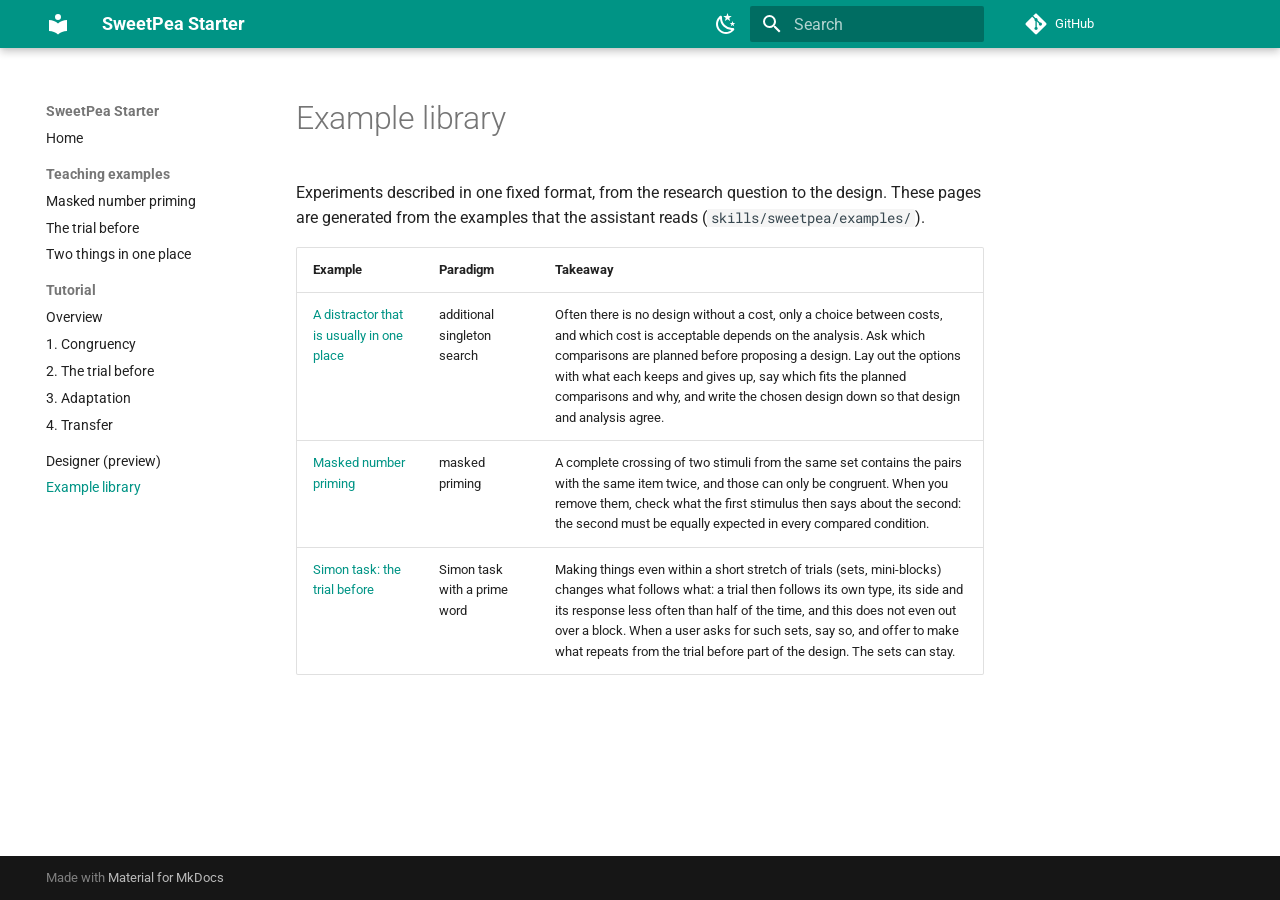
<file: library/index.html>
<!doctype html>
<html lang="en" class="no-js">
  <head>
    
      <meta charset="utf-8">
      <meta name="viewport" content="width=device-width,initial-scale=1">
      
        <meta name="description" content="Design experiments with SweetPea together with an AI assistant">
      
      
      
        <link rel="canonical" href="https://younesstrittmatter.github.io/sweetpea-starter/library/">
      
      
        <link rel="prev" href="../gui/">
      
      
      
        
      
      
      <link rel="icon" href="../assets/images/favicon.png">
      <meta name="generator" content="mkdocs-1.6.1, mkdocs-material-9.8.1">
    
    
      
        <title>Example library - SweetPea Starter</title>
      
    
    
      <link rel="stylesheet" href="../assets/stylesheets/main.57a0d79d.min.css">
      
        
        <link rel="stylesheet" href="../assets/stylesheets/palette.fb2fffe2.min.css">
      
      


    
    
      
    
    
      
        
        
        <link rel="preconnect" href="https://fonts.gstatic.com" crossorigin>
        <link rel="stylesheet" href="https://fonts.googleapis.com/css?family=Roboto:300,300i,400,400i,700,700i%7CRoboto+Mono:400,400i,700,700i&display=fallback">
        <style>:root{--md-text-font:"Roboto";--md-code-font:"Roboto Mono"}</style>
      
    
    
      <link rel="stylesheet" href="../assets/demo.css">
    
    <script>__md_scope=new URL("..",location),__md_hash=e=>[...e].reduce(((e,_)=>(e<<5)-e+_.charCodeAt(0)),0),__md_get=(e,_=localStorage,t=__md_scope)=>JSON.parse(_.getItem(t.pathname+"."+e)),__md_set=(e,_,t=localStorage,a=__md_scope)=>{try{t.setItem(a.pathname+"."+e,JSON.stringify(_))}catch(e){}}</script>
    
      

    
    
  </head>
  
  
    
    
      
    
    
    
    
    <body dir="ltr" data-md-color-scheme="default" data-md-color-primary="teal" data-md-color-accent="indigo">
  
    
    <input class="md-toggle" data-md-toggle="drawer" type="checkbox" id="__drawer" autocomplete="off">
    <input class="md-toggle" data-md-toggle="search" type="checkbox" id="__search" autocomplete="off">
    <label class="md-overlay" for="__drawer"></label>
    <div data-md-component="skip">
      
        
        <a href="#example-library" class="md-skip">
          Skip to content
        </a>
      
    </div>
    <div data-md-component="announce">
      
    </div>
    
    
      

  

<header class="md-header md-header--shadow" data-md-component="header">
  <nav class="md-header__inner md-grid" aria-label="Header">
    <a href=".." title="SweetPea Starter" class="md-header__button md-logo" aria-label="SweetPea Starter" data-md-component="logo">
      
  
  <svg xmlns="http://www.w3.org/2000/svg" viewBox="0 0 24 24"><path d="M12 8a3 3 0 0 0 3-3 3 3 0 0 0-3-3 3 3 0 0 0-3 3 3 3 0 0 0 3 3m0 3.54C9.64 9.35 6.5 8 3 8v11c3.5 0 6.64 1.35 9 3.54 2.36-2.19 5.5-3.54 9-3.54V8c-3.5 0-6.64 1.35-9 3.54"/></svg>

    </a>
    <label class="md-header__button md-icon" for="__drawer">
      
      <svg xmlns="http://www.w3.org/2000/svg" viewBox="0 0 24 24"><path d="M3 6h18v2H3zm0 5h18v2H3zm0 5h18v2H3z"/></svg>
    </label>
    <div class="md-header__title" data-md-component="header-title">
      <div class="md-header__ellipsis">
        <div class="md-header__topic">
          <span class="md-ellipsis">
            SweetPea Starter
          </span>
        </div>
        <div class="md-header__topic" data-md-component="header-topic">
          <span class="md-ellipsis">
            
              Example library
            
          </span>
        </div>
      </div>
    </div>
    
      
        <form class="md-header__option" data-md-component="palette">
  
    
    
    
    <input class="md-option" data-md-color-media="(prefers-color-scheme: light)" data-md-color-scheme="default" data-md-color-primary="teal" data-md-color-accent="indigo"  aria-label="Dark mode"  type="radio" name="__palette" id="__palette_0">
    
      <label class="md-header__button md-icon" title="Dark mode" for="__palette_1" hidden>
        <svg xmlns="http://www.w3.org/2000/svg" viewBox="0 0 24 24"><path d="m17.75 4.09-2.53 1.94.91 3.06-2.63-1.81-2.63 1.81.91-3.06-2.53-1.94L12.44 4l1.06-3 1.06 3zm3.5 6.91-1.64 1.25.59 1.98-1.7-1.17-1.7 1.17.59-1.98L15.75 11l2.06-.05L18.5 9l.69 1.95zm-2.28 4.95c.83-.08 1.72 1.1 1.19 1.85-.32.45-.66.87-1.08 1.27C15.17 23 8.84 23 4.94 19.07c-3.91-3.9-3.91-10.24 0-14.14.4-.4.82-.76 1.27-1.08.75-.53 1.93.36 1.85 1.19-.27 2.86.69 5.83 2.89 8.02a9.96 9.96 0 0 0 8.02 2.89m-1.64 2.02a12.08 12.08 0 0 1-7.8-3.47c-2.17-2.19-3.33-5-3.49-7.82-2.81 3.14-2.7 7.96.31 10.98 3.02 3.01 7.84 3.12 10.98.31"/></svg>
      </label>
    
  
    
    
    
    <input class="md-option" data-md-color-media="(prefers-color-scheme: dark)" data-md-color-scheme="slate" data-md-color-primary="teal" data-md-color-accent="indigo"  aria-label="Light mode"  type="radio" name="__palette" id="__palette_1">
    
      <label class="md-header__button md-icon" title="Light mode" for="__palette_0" hidden>
        <svg xmlns="http://www.w3.org/2000/svg" viewBox="0 0 24 24"><path d="M12 7a5 5 0 0 1 5 5 5 5 0 0 1-5 5 5 5 0 0 1-5-5 5 5 0 0 1 5-5m0 2a3 3 0 0 0-3 3 3 3 0 0 0 3 3 3 3 0 0 0 3-3 3 3 0 0 0-3-3m0-7 2.39 3.42C13.65 5.15 12.84 5 12 5s-1.65.15-2.39.42zM3.34 7l4.16-.35A7.2 7.2 0 0 0 5.94 8.5c-.44.74-.69 1.5-.83 2.29zm.02 10 1.76-3.77a7.131 7.131 0 0 0 2.38 4.14zM20.65 7l-1.77 3.79a7.02 7.02 0 0 0-2.38-4.15zm-.01 10-4.14.36c.59-.51 1.12-1.14 1.54-1.86.42-.73.69-1.5.83-2.29zM12 22l-2.41-3.44c.74.27 1.55.44 2.41.44.82 0 1.63-.17 2.37-.44z"/></svg>
      </label>
    
  
</form>
      
    
    
      <script>var palette=__md_get("__palette");if(palette&&palette.color){if("(prefers-color-scheme)"===palette.color.media){var media=matchMedia("(prefers-color-scheme: light)"),input=document.querySelector(media.matches?"[data-md-color-media='(prefers-color-scheme: light)']":"[data-md-color-media='(prefers-color-scheme: dark)']");palette.color.media=input.getAttribute("data-md-color-media"),palette.color.scheme=input.getAttribute("data-md-color-scheme"),palette.color.primary=input.getAttribute("data-md-color-primary"),palette.color.accent=input.getAttribute("data-md-color-accent")}for(var[key,value]of Object.entries(palette.color))document.body.setAttribute("data-md-color-"+key,value)}</script>
    
    
    
      
      
        <label class="md-header__button md-icon" for="__search">
          
          <svg xmlns="http://www.w3.org/2000/svg" viewBox="0 0 24 24"><path d="M9.5 3A6.5 6.5 0 0 1 16 9.5c0 1.61-.59 3.09-1.56 4.23l.27.27h.79l5 5-1.5 1.5-5-5v-.79l-.27-.27A6.52 6.52 0 0 1 9.5 16 6.5 6.5 0 0 1 3 9.5 6.5 6.5 0 0 1 9.5 3m0 2C7 5 5 7 5 9.5S7 14 9.5 14 14 12 14 9.5 12 5 9.5 5"/></svg>
        </label>
        <div class="md-search" data-md-component="search" role="dialog">
  <label class="md-search__overlay" for="__search"></label>
  <div class="md-search__inner" role="search">
    <form class="md-search__form" name="search">
      <input type="text" class="md-search__input" name="query" aria-label="Search" placeholder="Search" autocapitalize="off" autocorrect="off" autocomplete="off" spellcheck="false" data-md-component="search-query" required>
      <label class="md-search__icon md-icon" for="__search">
        
        <svg xmlns="http://www.w3.org/2000/svg" viewBox="0 0 24 24"><path d="M9.5 3A6.5 6.5 0 0 1 16 9.5c0 1.61-.59 3.09-1.56 4.23l.27.27h.79l5 5-1.5 1.5-5-5v-.79l-.27-.27A6.52 6.52 0 0 1 9.5 16 6.5 6.5 0 0 1 3 9.5 6.5 6.5 0 0 1 9.5 3m0 2C7 5 5 7 5 9.5S7 14 9.5 14 14 12 14 9.5 12 5 9.5 5"/></svg>
        
        <svg xmlns="http://www.w3.org/2000/svg" viewBox="0 0 24 24"><path d="M20 11v2H8l5.5 5.5-1.42 1.42L4.16 12l7.92-7.92L13.5 5.5 8 11z"/></svg>
      </label>
      <nav class="md-search__options" aria-label="Search">
        
        <button type="reset" class="md-search__icon md-icon" title="Clear" aria-label="Clear" tabindex="-1">
          
          <svg xmlns="http://www.w3.org/2000/svg" viewBox="0 0 24 24"><path d="M19 6.41 17.59 5 12 10.59 6.41 5 5 6.41 10.59 12 5 17.59 6.41 19 12 13.41 17.59 19 19 17.59 13.41 12z"/></svg>
        </button>
      </nav>
      
    </form>
    <div class="md-search__output">
      <div class="md-search__scrollwrap" tabindex="0" data-md-scrollfix>
        <div class="md-search-result" data-md-component="search-result">
          <div class="md-search-result__meta">
            Initializing search
          </div>
          <ol class="md-search-result__list" role="presentation"></ol>
        </div>
      </div>
    </div>
  </div>
</div>
      
    
    
      <div class="md-header__source">
        <a href="https://github.com/younesStrittmatter/sweetpea-starter-template" title="Go to repository" class="md-source" data-md-component="source">
  <div class="md-source__icon md-icon">
    
    <svg xmlns="http://www.w3.org/2000/svg" viewBox="0 0 448 512"><!--! Font Awesome Free 7.1.0 by @fontawesome - https://fontawesome.com License - https://fontawesome.com/license/free (Icons: CC BY 4.0, Fonts: SIL OFL 1.1, Code: MIT License) Copyright 2025 Fonticons, Inc.--><path d="M439.6 236.1 244 40.5c-5.4-5.5-12.8-8.5-20.4-8.5s-15 3-20.4 8.4L162.5 81l51.5 51.5c27.1-9.1 52.7 16.8 43.4 43.7l49.7 49.7c34.2-11.8 61.2 31 35.5 56.7-26.5 26.5-70.2-2.9-56-37.3L240.3 199v121.9c25.3 12.5 22.3 41.8 9.1 55-6.4 6.4-15.2 10.1-24.3 10.1s-17.8-3.6-24.3-10.1c-17.6-17.6-11.1-46.9 11.2-56v-123c-20.8-8.5-24.6-30.7-18.6-45L142.6 101 8.5 235.1C3 240.6 0 247.9 0 255.5s3 15 8.5 20.4l195.6 195.7c5.4 5.4 12.7 8.4 20.4 8.4s15-3 20.4-8.4l194.7-194.7c5.4-5.4 8.4-12.8 8.4-20.4s-3-15-8.4-20.4"/></svg>
  </div>
  <div class="md-source__repository">
    GitHub
  </div>
</a>
      </div>
    
  </nav>
  
</header>
    
    <div class="md-container" data-md-component="container">
      
      
        
          
        
      
      <main class="md-main" data-md-component="main">
        <div class="md-main__inner md-grid">
          
            
              
              <div class="md-sidebar md-sidebar--primary" data-md-component="sidebar" data-md-type="navigation" >
                <div class="md-sidebar__scrollwrap">
                  <div class="md-sidebar__inner">
                    



<nav class="md-nav md-nav--primary" aria-label="Navigation" data-md-level="0">
  <label class="md-nav__title" for="__drawer">
    <a href=".." title="SweetPea Starter" class="md-nav__button md-logo" aria-label="SweetPea Starter" data-md-component="logo">
      
  
  <svg xmlns="http://www.w3.org/2000/svg" viewBox="0 0 24 24"><path d="M12 8a3 3 0 0 0 3-3 3 3 0 0 0-3-3 3 3 0 0 0-3 3 3 3 0 0 0 3 3m0 3.54C9.64 9.35 6.5 8 3 8v11c3.5 0 6.64 1.35 9 3.54 2.36-2.19 5.5-3.54 9-3.54V8c-3.5 0-6.64 1.35-9 3.54"/></svg>

    </a>
    SweetPea Starter
  </label>
  
    <div class="md-nav__source">
      <a href="https://github.com/younesStrittmatter/sweetpea-starter-template" title="Go to repository" class="md-source" data-md-component="source">
  <div class="md-source__icon md-icon">
    
    <svg xmlns="http://www.w3.org/2000/svg" viewBox="0 0 448 512"><!--! Font Awesome Free 7.1.0 by @fontawesome - https://fontawesome.com License - https://fontawesome.com/license/free (Icons: CC BY 4.0, Fonts: SIL OFL 1.1, Code: MIT License) Copyright 2025 Fonticons, Inc.--><path d="M439.6 236.1 244 40.5c-5.4-5.5-12.8-8.5-20.4-8.5s-15 3-20.4 8.4L162.5 81l51.5 51.5c27.1-9.1 52.7 16.8 43.4 43.7l49.7 49.7c34.2-11.8 61.2 31 35.5 56.7-26.5 26.5-70.2-2.9-56-37.3L240.3 199v121.9c25.3 12.5 22.3 41.8 9.1 55-6.4 6.4-15.2 10.1-24.3 10.1s-17.8-3.6-24.3-10.1c-17.6-17.6-11.1-46.9 11.2-56v-123c-20.8-8.5-24.6-30.7-18.6-45L142.6 101 8.5 235.1C3 240.6 0 247.9 0 255.5s3 15 8.5 20.4l195.6 195.7c5.4 5.4 12.7 8.4 20.4 8.4s15-3 20.4-8.4l194.7-194.7c5.4-5.4 8.4-12.8 8.4-20.4s-3-15-8.4-20.4"/></svg>
  </div>
  <div class="md-source__repository">
    GitHub
  </div>
</a>
    </div>
  
  <ul class="md-nav__list" data-md-scrollfix>
    
      
      
  
  
  
  
    <li class="md-nav__item">
      <a href=".." class="md-nav__link">
        
  
  
  <span class="md-ellipsis">
    
  
    Home
  

    
  </span>
  
  

      </a>
    </li>
  

    
      
      
  
  
  
  
    
    
    
    
      
        
        
      
    
    
    <li class="md-nav__item md-nav__item--section md-nav__item--nested">
      
        
        
        <input class="md-nav__toggle md-toggle " type="checkbox" id="__nav_2" >
        
          
          <label class="md-nav__link" for="__nav_2" id="__nav_2_label" tabindex="">
            
  
  
  <span class="md-ellipsis">
    
  
    Teaching examples
  

    
  </span>
  
  

            <span class="md-nav__icon md-icon"></span>
          </label>
        
        <nav class="md-nav" data-md-level="1" aria-labelledby="__nav_2_label" aria-expanded="false">
          <label class="md-nav__title" for="__nav_2">
            <span class="md-nav__icon md-icon"></span>
            
  
    Teaching examples
  

          </label>
          <ul class="md-nav__list" data-md-scrollfix>
            
              
                
  
  
  
  
    <li class="md-nav__item">
      <a href="../teaching/masked_number_priming/" class="md-nav__link">
        
  
  
  <span class="md-ellipsis">
    
  
    Masked number priming
  

    
  </span>
  
  

      </a>
    </li>
  

              
            
              
                
  
  
  
  
    <li class="md-nav__item">
      <a href="../teaching/simon_previous_trial/" class="md-nav__link">
        
  
  
  <span class="md-ellipsis">
    
  
    The trial before
  

    
  </span>
  
  

      </a>
    </li>
  

              
            
              
                
  
  
  
  
    <li class="md-nav__item">
      <a href="../teaching/distractor_location/" class="md-nav__link">
        
  
  
  <span class="md-ellipsis">
    
  
    Two things in one place
  

    
  </span>
  
  

      </a>
    </li>
  

              
            
          </ul>
        </nav>
      
    </li>
  

    
      
      
  
  
  
  
    
    
    
    
      
        
        
      
    
    
    <li class="md-nav__item md-nav__item--section md-nav__item--nested">
      
        
        
        <input class="md-nav__toggle md-toggle " type="checkbox" id="__nav_3" >
        
          
          <label class="md-nav__link" for="__nav_3" id="__nav_3_label" tabindex="">
            
  
  
  <span class="md-ellipsis">
    
  
    Tutorial
  

    
  </span>
  
  

            <span class="md-nav__icon md-icon"></span>
          </label>
        
        <nav class="md-nav" data-md-level="1" aria-labelledby="__nav_3_label" aria-expanded="false">
          <label class="md-nav__title" for="__nav_3">
            <span class="md-nav__icon md-icon"></span>
            
  
    Tutorial
  

          </label>
          <ul class="md-nav__list" data-md-scrollfix>
            
              
                
  
  
  
  
    <li class="md-nav__item">
      <a href="../tutorial/" class="md-nav__link">
        
  
  
  <span class="md-ellipsis">
    
  
    Overview
  

    
  </span>
  
  

      </a>
    </li>
  

              
            
              
                
  
  
  
  
    <li class="md-nav__item">
      <a href="../tutorial/1_congruency/" class="md-nav__link">
        
  
  
  <span class="md-ellipsis">
    
  
    1. Congruency
  

    
  </span>
  
  

      </a>
    </li>
  

              
            
              
                
  
  
  
  
    <li class="md-nav__item">
      <a href="../tutorial/2_sequence/" class="md-nav__link">
        
  
  
  <span class="md-ellipsis">
    
  
    2. The trial before
  

    
  </span>
  
  

      </a>
    </li>
  

              
            
              
                
  
  
  
  
    <li class="md-nav__item">
      <a href="../tutorial/3_adaptation/" class="md-nav__link">
        
  
  
  <span class="md-ellipsis">
    
  
    3. Adaptation
  

    
  </span>
  
  

      </a>
    </li>
  

              
            
              
                
  
  
  
  
    <li class="md-nav__item">
      <a href="../tutorial/4_transfer/" class="md-nav__link">
        
  
  
  <span class="md-ellipsis">
    
  
    4. Transfer
  

    
  </span>
  
  

      </a>
    </li>
  

              
            
          </ul>
        </nav>
      
    </li>
  

    
      
      
  
  
  
  
    <li class="md-nav__item">
      <a href="../gui/" class="md-nav__link">
        
  
  
  <span class="md-ellipsis">
    
  
    Designer (preview)
  

    
  </span>
  
  

      </a>
    </li>
  

    
      
      
  
  
    
  
  
  
    <li class="md-nav__item md-nav__item--active">
      
      <input class="md-nav__toggle md-toggle" type="checkbox" id="__toc">
      
      
        
      
      
      <a href="./" class="md-nav__link md-nav__link--active">
        
  
  
  <span class="md-ellipsis">
    
  
    Example library
  

    
  </span>
  
  

      </a>
      
    </li>
  

    
  </ul>
</nav>
                  </div>
                </div>
              </div>
            
            
              
              <div class="md-sidebar md-sidebar--secondary" data-md-component="sidebar" data-md-type="toc" >
                <div class="md-sidebar__scrollwrap">
                  <div class="md-sidebar__inner">
                    

<nav class="md-nav md-nav--secondary" aria-label="Table of contents">
  
  
  
    
  
  
</nav>
                  </div>
                </div>
              </div>
            
          
          
            <div class="md-content" data-md-component="content">
              
              <article class="md-content__inner md-typeset">
                
                  


  
  


<h1 id="example-library">Example library</h1>
<p>Experiments described in one fixed format, from the research question to the design. These pages are generated from the examples that the assistant reads (<code>skills/sweetpea/examples/</code>).</p>
<table>
<thead>
<tr>
<th>Example</th>
<th>Paradigm</th>
<th>Takeaway</th>
</tr>
</thead>
<tbody>
<tr>
<td><a href="distractor_location_learning/">A distractor that is usually in one place</a></td>
<td>additional singleton search</td>
<td>Often there is no design without a cost, only a choice between costs, and which cost is acceptable depends on the analysis. Ask which comparisons are planned before proposing a design. Lay out the options with what each keeps and gives up, say which fits the planned comparisons and why, and write the chosen design down so that design and analysis agree.</td>
</tr>
<tr>
<td><a href="masked_number_priming/">Masked number priming</a></td>
<td>masked priming</td>
<td>A complete crossing of two stimuli from the same set contains the pairs with the same item twice, and those can only be congruent. When you remove them, check what the first stimulus then says about the second: the second must be equally expected in every compared condition.</td>
</tr>
<tr>
<td><a href="simon_previous_trial/">Simon task: the trial before</a></td>
<td>Simon task with a prime word</td>
<td>Making things even within a short stretch of trials (sets, mini-blocks) changes what follows what: a trial then follows its own type, its side and its response less often than half of the time, and this does not even out over a block. When a user asks for such sets, say so, and offer to make what repeats from the trial before part of the design. The sets can stay.</td>
</tr>
</tbody>
</table>












                
              </article>
            </div>
          
          
<script>var target=document.getElementById(location.hash.slice(1));target&&target.name&&(target.checked=target.name.startsWith("__tabbed_"))</script>
        </div>
        
      </main>
      
        <footer class="md-footer">
  
  <div class="md-footer-meta md-typeset">
    <div class="md-footer-meta__inner md-grid">
      <div class="md-copyright">
  
  
    Made with
    <a href="https://squidfunk.github.io/mkdocs-material/" target="_blank" rel="noopener">
      Material for MkDocs
    </a>
  
</div>
      
    </div>
  </div>
</footer>
      
    </div>
    <div class="md-dialog" data-md-component="dialog">
      <div class="md-dialog__inner md-typeset"></div>
    </div>
    
    
    
      
      
      <script id="__config" type="application/json">{"annotate": null, "base": "..", "features": ["navigation.sections", "content.code.copy"], "search": "../assets/javascripts/workers/search.a7633da7.min.js", "tags": null, "translations": {"clipboard.copied": "Copied to clipboard", "clipboard.copy": "Copy to clipboard", "search.result.more.one": "1 more on this page", "search.result.more.other": "# more on this page", "search.result.none": "No matching documents", "search.result.one": "1 matching document", "search.result.other": "# matching documents", "search.result.placeholder": "Type to start searching", "search.result.term.missing": "Missing", "select.version": "Select version"}, "version": null}</script>
    
    
      <script src="../assets/javascripts/bundle.a5f9d56c.min.js"></script>
      
        <script src="../assets/demo.js"></script>
      
        <script src="../assets/simon.js"></script>
      
        <script src="../assets/distractor.js"></script>
      
        <script src="../assets/stroop.js"></script>
      
        <script src="../assets/site.js"></script>
      
    
  </body>
</html>
</file>
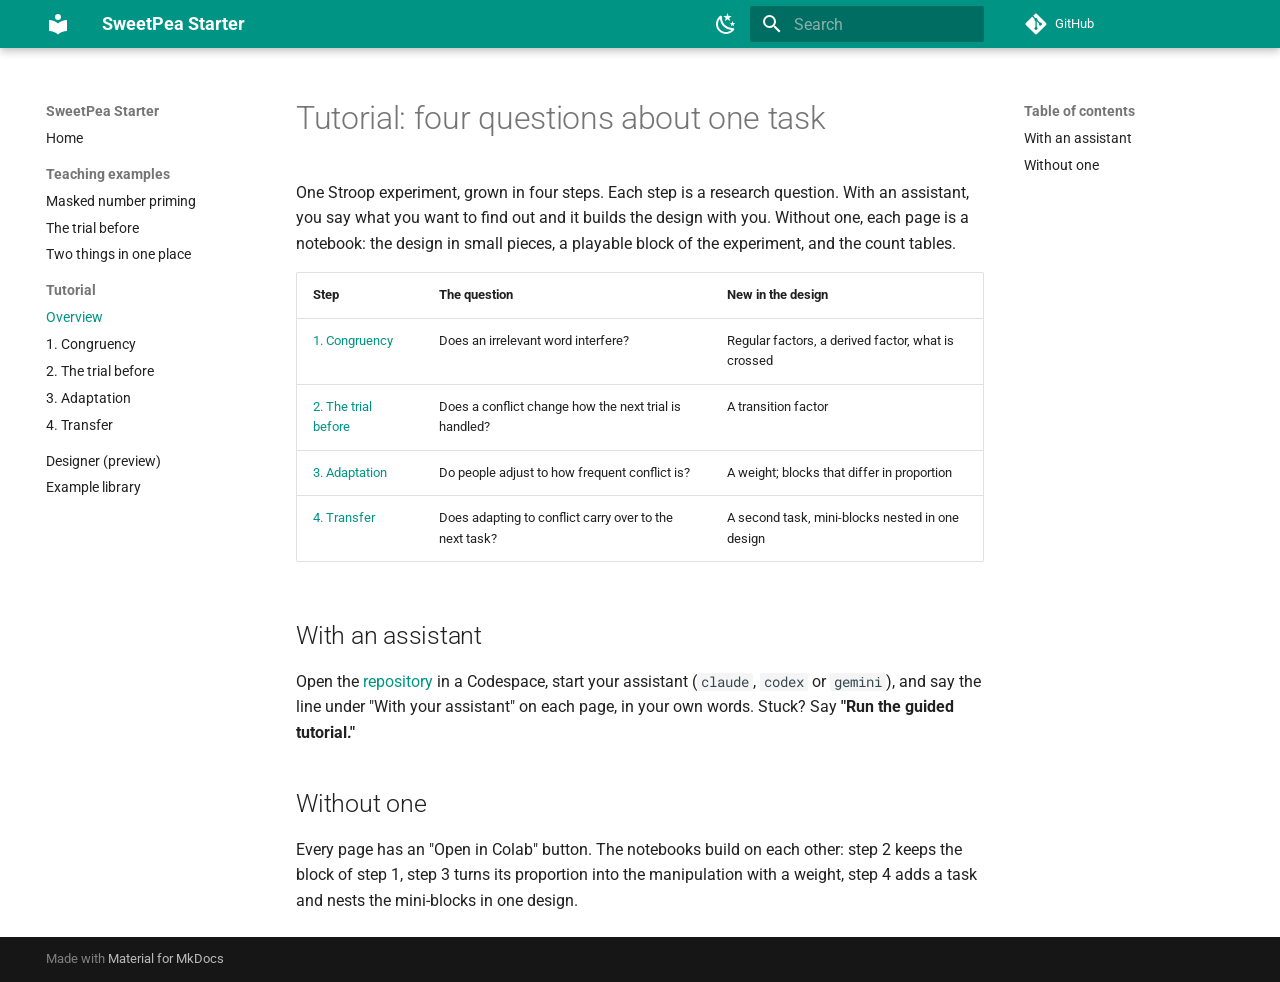
<file: tutorial/index.html>
<!doctype html>
<html lang="en" class="no-js">
  <head>
    
      <meta charset="utf-8">
      <meta name="viewport" content="width=device-width,initial-scale=1">
      
        <meta name="description" content="Design experiments with SweetPea together with an AI assistant">
      
      
      
        <link rel="canonical" href="https://younesstrittmatter.github.io/sweetpea-starter/tutorial/">
      
      
        <link rel="prev" href="../teaching/distractor_location/">
      
      
        <link rel="next" href="1_congruency/">
      
      
        
      
      
      <link rel="icon" href="../assets/images/favicon.png">
      <meta name="generator" content="mkdocs-1.6.1, mkdocs-material-9.8.1">
    
    
      
        <title>Overview - SweetPea Starter</title>
      
    
    
      <link rel="stylesheet" href="../assets/stylesheets/main.57a0d79d.min.css">
      
        
        <link rel="stylesheet" href="../assets/stylesheets/palette.fb2fffe2.min.css">
      
      


    
    
      
    
    
      
        
        
        <link rel="preconnect" href="https://fonts.gstatic.com" crossorigin>
        <link rel="stylesheet" href="https://fonts.googleapis.com/css?family=Roboto:300,300i,400,400i,700,700i%7CRoboto+Mono:400,400i,700,700i&display=fallback">
        <style>:root{--md-text-font:"Roboto";--md-code-font:"Roboto Mono"}</style>
      
    
    
      <link rel="stylesheet" href="../assets/demo.css">
    
    <script>__md_scope=new URL("..",location),__md_hash=e=>[...e].reduce(((e,_)=>(e<<5)-e+_.charCodeAt(0)),0),__md_get=(e,_=localStorage,t=__md_scope)=>JSON.parse(_.getItem(t.pathname+"."+e)),__md_set=(e,_,t=localStorage,a=__md_scope)=>{try{t.setItem(a.pathname+"."+e,JSON.stringify(_))}catch(e){}}</script>
    
      

    
    
  </head>
  
  
    
    
      
    
    
    
    
    <body dir="ltr" data-md-color-scheme="default" data-md-color-primary="teal" data-md-color-accent="indigo">
  
    
    <input class="md-toggle" data-md-toggle="drawer" type="checkbox" id="__drawer" autocomplete="off">
    <input class="md-toggle" data-md-toggle="search" type="checkbox" id="__search" autocomplete="off">
    <label class="md-overlay" for="__drawer"></label>
    <div data-md-component="skip">
      
        
        <a href="#tutorial-four-questions-about-one-task" class="md-skip">
          Skip to content
        </a>
      
    </div>
    <div data-md-component="announce">
      
    </div>
    
    
      

  

<header class="md-header md-header--shadow" data-md-component="header">
  <nav class="md-header__inner md-grid" aria-label="Header">
    <a href=".." title="SweetPea Starter" class="md-header__button md-logo" aria-label="SweetPea Starter" data-md-component="logo">
      
  
  <svg xmlns="http://www.w3.org/2000/svg" viewBox="0 0 24 24"><path d="M12 8a3 3 0 0 0 3-3 3 3 0 0 0-3-3 3 3 0 0 0-3 3 3 3 0 0 0 3 3m0 3.54C9.64 9.35 6.5 8 3 8v11c3.5 0 6.64 1.35 9 3.54 2.36-2.19 5.5-3.54 9-3.54V8c-3.5 0-6.64 1.35-9 3.54"/></svg>

    </a>
    <label class="md-header__button md-icon" for="__drawer">
      
      <svg xmlns="http://www.w3.org/2000/svg" viewBox="0 0 24 24"><path d="M3 6h18v2H3zm0 5h18v2H3zm0 5h18v2H3z"/></svg>
    </label>
    <div class="md-header__title" data-md-component="header-title">
      <div class="md-header__ellipsis">
        <div class="md-header__topic">
          <span class="md-ellipsis">
            SweetPea Starter
          </span>
        </div>
        <div class="md-header__topic" data-md-component="header-topic">
          <span class="md-ellipsis">
            
              Overview
            
          </span>
        </div>
      </div>
    </div>
    
      
        <form class="md-header__option" data-md-component="palette">
  
    
    
    
    <input class="md-option" data-md-color-media="(prefers-color-scheme: light)" data-md-color-scheme="default" data-md-color-primary="teal" data-md-color-accent="indigo"  aria-label="Dark mode"  type="radio" name="__palette" id="__palette_0">
    
      <label class="md-header__button md-icon" title="Dark mode" for="__palette_1" hidden>
        <svg xmlns="http://www.w3.org/2000/svg" viewBox="0 0 24 24"><path d="m17.75 4.09-2.53 1.94.91 3.06-2.63-1.81-2.63 1.81.91-3.06-2.53-1.94L12.44 4l1.06-3 1.06 3zm3.5 6.91-1.64 1.25.59 1.98-1.7-1.17-1.7 1.17.59-1.98L15.75 11l2.06-.05L18.5 9l.69 1.95zm-2.28 4.95c.83-.08 1.72 1.1 1.19 1.85-.32.45-.66.87-1.08 1.27C15.17 23 8.84 23 4.94 19.07c-3.91-3.9-3.91-10.24 0-14.14.4-.4.82-.76 1.27-1.08.75-.53 1.93.36 1.85 1.19-.27 2.86.69 5.83 2.89 8.02a9.96 9.96 0 0 0 8.02 2.89m-1.64 2.02a12.08 12.08 0 0 1-7.8-3.47c-2.17-2.19-3.33-5-3.49-7.82-2.81 3.14-2.7 7.96.31 10.98 3.02 3.01 7.84 3.12 10.98.31"/></svg>
      </label>
    
  
    
    
    
    <input class="md-option" data-md-color-media="(prefers-color-scheme: dark)" data-md-color-scheme="slate" data-md-color-primary="teal" data-md-color-accent="indigo"  aria-label="Light mode"  type="radio" name="__palette" id="__palette_1">
    
      <label class="md-header__button md-icon" title="Light mode" for="__palette_0" hidden>
        <svg xmlns="http://www.w3.org/2000/svg" viewBox="0 0 24 24"><path d="M12 7a5 5 0 0 1 5 5 5 5 0 0 1-5 5 5 5 0 0 1-5-5 5 5 0 0 1 5-5m0 2a3 3 0 0 0-3 3 3 3 0 0 0 3 3 3 3 0 0 0 3-3 3 3 0 0 0-3-3m0-7 2.39 3.42C13.65 5.15 12.84 5 12 5s-1.65.15-2.39.42zM3.34 7l4.16-.35A7.2 7.2 0 0 0 5.94 8.5c-.44.74-.69 1.5-.83 2.29zm.02 10 1.76-3.77a7.131 7.131 0 0 0 2.38 4.14zM20.65 7l-1.77 3.79a7.02 7.02 0 0 0-2.38-4.15zm-.01 10-4.14.36c.59-.51 1.12-1.14 1.54-1.86.42-.73.69-1.5.83-2.29zM12 22l-2.41-3.44c.74.27 1.55.44 2.41.44.82 0 1.63-.17 2.37-.44z"/></svg>
      </label>
    
  
</form>
      
    
    
      <script>var palette=__md_get("__palette");if(palette&&palette.color){if("(prefers-color-scheme)"===palette.color.media){var media=matchMedia("(prefers-color-scheme: light)"),input=document.querySelector(media.matches?"[data-md-color-media='(prefers-color-scheme: light)']":"[data-md-color-media='(prefers-color-scheme: dark)']");palette.color.media=input.getAttribute("data-md-color-media"),palette.color.scheme=input.getAttribute("data-md-color-scheme"),palette.color.primary=input.getAttribute("data-md-color-primary"),palette.color.accent=input.getAttribute("data-md-color-accent")}for(var[key,value]of Object.entries(palette.color))document.body.setAttribute("data-md-color-"+key,value)}</script>
    
    
    
      
      
        <label class="md-header__button md-icon" for="__search">
          
          <svg xmlns="http://www.w3.org/2000/svg" viewBox="0 0 24 24"><path d="M9.5 3A6.5 6.5 0 0 1 16 9.5c0 1.61-.59 3.09-1.56 4.23l.27.27h.79l5 5-1.5 1.5-5-5v-.79l-.27-.27A6.52 6.52 0 0 1 9.5 16 6.5 6.5 0 0 1 3 9.5 6.5 6.5 0 0 1 9.5 3m0 2C7 5 5 7 5 9.5S7 14 9.5 14 14 12 14 9.5 12 5 9.5 5"/></svg>
        </label>
        <div class="md-search" data-md-component="search" role="dialog">
  <label class="md-search__overlay" for="__search"></label>
  <div class="md-search__inner" role="search">
    <form class="md-search__form" name="search">
      <input type="text" class="md-search__input" name="query" aria-label="Search" placeholder="Search" autocapitalize="off" autocorrect="off" autocomplete="off" spellcheck="false" data-md-component="search-query" required>
      <label class="md-search__icon md-icon" for="__search">
        
        <svg xmlns="http://www.w3.org/2000/svg" viewBox="0 0 24 24"><path d="M9.5 3A6.5 6.5 0 0 1 16 9.5c0 1.61-.59 3.09-1.56 4.23l.27.27h.79l5 5-1.5 1.5-5-5v-.79l-.27-.27A6.52 6.52 0 0 1 9.5 16 6.5 6.5 0 0 1 3 9.5 6.5 6.5 0 0 1 9.5 3m0 2C7 5 5 7 5 9.5S7 14 9.5 14 14 12 14 9.5 12 5 9.5 5"/></svg>
        
        <svg xmlns="http://www.w3.org/2000/svg" viewBox="0 0 24 24"><path d="M20 11v2H8l5.5 5.5-1.42 1.42L4.16 12l7.92-7.92L13.5 5.5 8 11z"/></svg>
      </label>
      <nav class="md-search__options" aria-label="Search">
        
        <button type="reset" class="md-search__icon md-icon" title="Clear" aria-label="Clear" tabindex="-1">
          
          <svg xmlns="http://www.w3.org/2000/svg" viewBox="0 0 24 24"><path d="M19 6.41 17.59 5 12 10.59 6.41 5 5 6.41 10.59 12 5 17.59 6.41 19 12 13.41 17.59 19 19 17.59 13.41 12z"/></svg>
        </button>
      </nav>
      
    </form>
    <div class="md-search__output">
      <div class="md-search__scrollwrap" tabindex="0" data-md-scrollfix>
        <div class="md-search-result" data-md-component="search-result">
          <div class="md-search-result__meta">
            Initializing search
          </div>
          <ol class="md-search-result__list" role="presentation"></ol>
        </div>
      </div>
    </div>
  </div>
</div>
      
    
    
      <div class="md-header__source">
        <a href="https://github.com/younesStrittmatter/sweetpea-starter-template" title="Go to repository" class="md-source" data-md-component="source">
  <div class="md-source__icon md-icon">
    
    <svg xmlns="http://www.w3.org/2000/svg" viewBox="0 0 448 512"><!--! Font Awesome Free 7.1.0 by @fontawesome - https://fontawesome.com License - https://fontawesome.com/license/free (Icons: CC BY 4.0, Fonts: SIL OFL 1.1, Code: MIT License) Copyright 2025 Fonticons, Inc.--><path d="M439.6 236.1 244 40.5c-5.4-5.5-12.8-8.5-20.4-8.5s-15 3-20.4 8.4L162.5 81l51.5 51.5c27.1-9.1 52.7 16.8 43.4 43.7l49.7 49.7c34.2-11.8 61.2 31 35.5 56.7-26.5 26.5-70.2-2.9-56-37.3L240.3 199v121.9c25.3 12.5 22.3 41.8 9.1 55-6.4 6.4-15.2 10.1-24.3 10.1s-17.8-3.6-24.3-10.1c-17.6-17.6-11.1-46.9 11.2-56v-123c-20.8-8.5-24.6-30.7-18.6-45L142.6 101 8.5 235.1C3 240.6 0 247.9 0 255.5s3 15 8.5 20.4l195.6 195.7c5.4 5.4 12.7 8.4 20.4 8.4s15-3 20.4-8.4l194.7-194.7c5.4-5.4 8.4-12.8 8.4-20.4s-3-15-8.4-20.4"/></svg>
  </div>
  <div class="md-source__repository">
    GitHub
  </div>
</a>
      </div>
    
  </nav>
  
</header>
    
    <div class="md-container" data-md-component="container">
      
      
        
          
        
      
      <main class="md-main" data-md-component="main">
        <div class="md-main__inner md-grid">
          
            
              
              <div class="md-sidebar md-sidebar--primary" data-md-component="sidebar" data-md-type="navigation" >
                <div class="md-sidebar__scrollwrap">
                  <div class="md-sidebar__inner">
                    



<nav class="md-nav md-nav--primary" aria-label="Navigation" data-md-level="0">
  <label class="md-nav__title" for="__drawer">
    <a href=".." title="SweetPea Starter" class="md-nav__button md-logo" aria-label="SweetPea Starter" data-md-component="logo">
      
  
  <svg xmlns="http://www.w3.org/2000/svg" viewBox="0 0 24 24"><path d="M12 8a3 3 0 0 0 3-3 3 3 0 0 0-3-3 3 3 0 0 0-3 3 3 3 0 0 0 3 3m0 3.54C9.64 9.35 6.5 8 3 8v11c3.5 0 6.64 1.35 9 3.54 2.36-2.19 5.5-3.54 9-3.54V8c-3.5 0-6.64 1.35-9 3.54"/></svg>

    </a>
    SweetPea Starter
  </label>
  
    <div class="md-nav__source">
      <a href="https://github.com/younesStrittmatter/sweetpea-starter-template" title="Go to repository" class="md-source" data-md-component="source">
  <div class="md-source__icon md-icon">
    
    <svg xmlns="http://www.w3.org/2000/svg" viewBox="0 0 448 512"><!--! Font Awesome Free 7.1.0 by @fontawesome - https://fontawesome.com License - https://fontawesome.com/license/free (Icons: CC BY 4.0, Fonts: SIL OFL 1.1, Code: MIT License) Copyright 2025 Fonticons, Inc.--><path d="M439.6 236.1 244 40.5c-5.4-5.5-12.8-8.5-20.4-8.5s-15 3-20.4 8.4L162.5 81l51.5 51.5c27.1-9.1 52.7 16.8 43.4 43.7l49.7 49.7c34.2-11.8 61.2 31 35.5 56.7-26.5 26.5-70.2-2.9-56-37.3L240.3 199v121.9c25.3 12.5 22.3 41.8 9.1 55-6.4 6.4-15.2 10.1-24.3 10.1s-17.8-3.6-24.3-10.1c-17.6-17.6-11.1-46.9 11.2-56v-123c-20.8-8.5-24.6-30.7-18.6-45L142.6 101 8.5 235.1C3 240.6 0 247.9 0 255.5s3 15 8.5 20.4l195.6 195.7c5.4 5.4 12.7 8.4 20.4 8.4s15-3 20.4-8.4l194.7-194.7c5.4-5.4 8.4-12.8 8.4-20.4s-3-15-8.4-20.4"/></svg>
  </div>
  <div class="md-source__repository">
    GitHub
  </div>
</a>
    </div>
  
  <ul class="md-nav__list" data-md-scrollfix>
    
      
      
  
  
  
  
    <li class="md-nav__item">
      <a href=".." class="md-nav__link">
        
  
  
  <span class="md-ellipsis">
    
  
    Home
  

    
  </span>
  
  

      </a>
    </li>
  

    
      
      
  
  
  
  
    
    
    
    
      
        
        
      
    
    
    <li class="md-nav__item md-nav__item--section md-nav__item--nested">
      
        
        
        <input class="md-nav__toggle md-toggle " type="checkbox" id="__nav_2" >
        
          
          <label class="md-nav__link" for="__nav_2" id="__nav_2_label" tabindex="">
            
  
  
  <span class="md-ellipsis">
    
  
    Teaching examples
  

    
  </span>
  
  

            <span class="md-nav__icon md-icon"></span>
          </label>
        
        <nav class="md-nav" data-md-level="1" aria-labelledby="__nav_2_label" aria-expanded="false">
          <label class="md-nav__title" for="__nav_2">
            <span class="md-nav__icon md-icon"></span>
            
  
    Teaching examples
  

          </label>
          <ul class="md-nav__list" data-md-scrollfix>
            
              
                
  
  
  
  
    <li class="md-nav__item">
      <a href="../teaching/masked_number_priming/" class="md-nav__link">
        
  
  
  <span class="md-ellipsis">
    
  
    Masked number priming
  

    
  </span>
  
  

      </a>
    </li>
  

              
            
              
                
  
  
  
  
    <li class="md-nav__item">
      <a href="../teaching/simon_previous_trial/" class="md-nav__link">
        
  
  
  <span class="md-ellipsis">
    
  
    The trial before
  

    
  </span>
  
  

      </a>
    </li>
  

              
            
              
                
  
  
  
  
    <li class="md-nav__item">
      <a href="../teaching/distractor_location/" class="md-nav__link">
        
  
  
  <span class="md-ellipsis">
    
  
    Two things in one place
  

    
  </span>
  
  

      </a>
    </li>
  

              
            
          </ul>
        </nav>
      
    </li>
  

    
      
      
  
  
    
  
  
  
    
    
    
    
      
        
        
      
    
    
    <li class="md-nav__item md-nav__item--active md-nav__item--section md-nav__item--nested">
      
        
        
        <input class="md-nav__toggle md-toggle " type="checkbox" id="__nav_3" checked>
        
          
          <label class="md-nav__link" for="__nav_3" id="__nav_3_label" tabindex="">
            
  
  
  <span class="md-ellipsis">
    
  
    Tutorial
  

    
  </span>
  
  

            <span class="md-nav__icon md-icon"></span>
          </label>
        
        <nav class="md-nav" data-md-level="1" aria-labelledby="__nav_3_label" aria-expanded="true">
          <label class="md-nav__title" for="__nav_3">
            <span class="md-nav__icon md-icon"></span>
            
  
    Tutorial
  

          </label>
          <ul class="md-nav__list" data-md-scrollfix>
            
              
                
  
  
    
  
  
  
    <li class="md-nav__item md-nav__item--active">
      
      <input class="md-nav__toggle md-toggle" type="checkbox" id="__toc">
      
      
        
      
      
        <label class="md-nav__link md-nav__link--active" for="__toc">
          
  
  
  <span class="md-ellipsis">
    
  
    Overview
  

    
  </span>
  
  

          <span class="md-nav__icon md-icon"></span>
        </label>
      
      <a href="./" class="md-nav__link md-nav__link--active">
        
  
  
  <span class="md-ellipsis">
    
  
    Overview
  

    
  </span>
  
  

      </a>
      
        

<nav class="md-nav md-nav--secondary" aria-label="Table of contents">
  
  
  
    
  
  
    <label class="md-nav__title" for="__toc">
      <span class="md-nav__icon md-icon"></span>
      Table of contents
    </label>
    <ul class="md-nav__list" data-md-component="toc" data-md-scrollfix>
      
        <li class="md-nav__item">
  <a href="#with-an-assistant" class="md-nav__link">
    <span class="md-ellipsis">
      
        With an assistant
      
    </span>
  </a>
  
</li>
      
        <li class="md-nav__item">
  <a href="#without-one" class="md-nav__link">
    <span class="md-ellipsis">
      
        Without one
      
    </span>
  </a>
  
</li>
      
    </ul>
  
</nav>
      
    </li>
  

              
            
              
                
  
  
  
  
    <li class="md-nav__item">
      <a href="1_congruency/" class="md-nav__link">
        
  
  
  <span class="md-ellipsis">
    
  
    1. Congruency
  

    
  </span>
  
  

      </a>
    </li>
  

              
            
              
                
  
  
  
  
    <li class="md-nav__item">
      <a href="2_sequence/" class="md-nav__link">
        
  
  
  <span class="md-ellipsis">
    
  
    2. The trial before
  

    
  </span>
  
  

      </a>
    </li>
  

              
            
              
                
  
  
  
  
    <li class="md-nav__item">
      <a href="3_adaptation/" class="md-nav__link">
        
  
  
  <span class="md-ellipsis">
    
  
    3. Adaptation
  

    
  </span>
  
  

      </a>
    </li>
  

              
            
              
                
  
  
  
  
    <li class="md-nav__item">
      <a href="4_transfer/" class="md-nav__link">
        
  
  
  <span class="md-ellipsis">
    
  
    4. Transfer
  

    
  </span>
  
  

      </a>
    </li>
  

              
            
          </ul>
        </nav>
      
    </li>
  

    
      
      
  
  
  
  
    <li class="md-nav__item">
      <a href="../gui/" class="md-nav__link">
        
  
  
  <span class="md-ellipsis">
    
  
    Designer (preview)
  

    
  </span>
  
  

      </a>
    </li>
  

    
      
      
  
  
  
  
    <li class="md-nav__item">
      <a href="../library/" class="md-nav__link">
        
  
  
  <span class="md-ellipsis">
    
  
    Example library
  

    
  </span>
  
  

      </a>
    </li>
  

    
  </ul>
</nav>
                  </div>
                </div>
              </div>
            
            
              
              <div class="md-sidebar md-sidebar--secondary" data-md-component="sidebar" data-md-type="toc" >
                <div class="md-sidebar__scrollwrap">
                  <div class="md-sidebar__inner">
                    

<nav class="md-nav md-nav--secondary" aria-label="Table of contents">
  
  
  
    
  
  
    <label class="md-nav__title" for="__toc">
      <span class="md-nav__icon md-icon"></span>
      Table of contents
    </label>
    <ul class="md-nav__list" data-md-component="toc" data-md-scrollfix>
      
        <li class="md-nav__item">
  <a href="#with-an-assistant" class="md-nav__link">
    <span class="md-ellipsis">
      
        With an assistant
      
    </span>
  </a>
  
</li>
      
        <li class="md-nav__item">
  <a href="#without-one" class="md-nav__link">
    <span class="md-ellipsis">
      
        Without one
      
    </span>
  </a>
  
</li>
      
    </ul>
  
</nav>
                  </div>
                </div>
              </div>
            
          
          
            <div class="md-content" data-md-component="content">
              
              <article class="md-content__inner md-typeset">
                
                  


  
  


<h1 id="tutorial-four-questions-about-one-task">Tutorial: four questions about one task</h1>
<p>One Stroop experiment, grown in four steps. Each step is a research question. With an assistant, you say what
you want to find out and it builds the design with you. Without one, each page is a notebook: the design in small
pieces, a playable block of the experiment, and the count tables.</p>
<table>
<thead>
<tr>
<th>Step</th>
<th>The question</th>
<th>New in the design</th>
</tr>
</thead>
<tbody>
<tr>
<td><a href="1_congruency/">1. Congruency</a></td>
<td>Does an irrelevant word interfere?</td>
<td>Regular factors, a derived factor, what is crossed</td>
</tr>
<tr>
<td><a href="2_sequence/">2. The trial before</a></td>
<td>Does a conflict change how the next trial is handled?</td>
<td>A transition factor</td>
</tr>
<tr>
<td><a href="3_adaptation/">3. Adaptation</a></td>
<td>Do people adjust to how frequent conflict is?</td>
<td>A weight; blocks that differ in proportion</td>
</tr>
<tr>
<td><a href="4_transfer/">4. Transfer</a></td>
<td>Does adapting to conflict carry over to the next task?</td>
<td>A second task, mini-blocks nested in one design</td>
</tr>
</tbody>
</table>
<h2 id="with-an-assistant">With an assistant</h2>
<p>Open the <a href="https://github.com/younesStrittmatter/sweetpea-starter-template">repository</a> in a Codespace, start your assistant (<code>claude</code>, <code>codex</code> or <code>gemini</code>),
and say the line under "With your assistant" on each page, in your own words. Stuck? Say <strong>"Run the guided tutorial."</strong></p>
<h2 id="without-one">Without one</h2>
<p>Every page has an "Open in Colab" button. The notebooks build on each other: step 2 keeps the block of step 1,
step 3 turns its proportion into the manipulation with a weight, step 4 adds a task and nests the mini-blocks in one design.</p>












                
              </article>
            </div>
          
          
<script>var target=document.getElementById(location.hash.slice(1));target&&target.name&&(target.checked=target.name.startsWith("__tabbed_"))</script>
        </div>
        
      </main>
      
        <footer class="md-footer">
  
  <div class="md-footer-meta md-typeset">
    <div class="md-footer-meta__inner md-grid">
      <div class="md-copyright">
  
  
    Made with
    <a href="https://squidfunk.github.io/mkdocs-material/" target="_blank" rel="noopener">
      Material for MkDocs
    </a>
  
</div>
      
    </div>
  </div>
</footer>
      
    </div>
    <div class="md-dialog" data-md-component="dialog">
      <div class="md-dialog__inner md-typeset"></div>
    </div>
    
    
    
      
      
      <script id="__config" type="application/json">{"annotate": null, "base": "..", "features": ["navigation.sections", "content.code.copy"], "search": "../assets/javascripts/workers/search.a7633da7.min.js", "tags": null, "translations": {"clipboard.copied": "Copied to clipboard", "clipboard.copy": "Copy to clipboard", "search.result.more.one": "1 more on this page", "search.result.more.other": "# more on this page", "search.result.none": "No matching documents", "search.result.one": "1 matching document", "search.result.other": "# matching documents", "search.result.placeholder": "Type to start searching", "search.result.term.missing": "Missing", "select.version": "Select version"}, "version": null}</script>
    
    
      <script src="../assets/javascripts/bundle.a5f9d56c.min.js"></script>
      
        <script src="../assets/demo.js"></script>
      
        <script src="../assets/simon.js"></script>
      
        <script src="../assets/distractor.js"></script>
      
        <script src="../assets/stroop.js"></script>
      
        <script src="../assets/site.js"></script>
      
    
  </body>
</html>
</file>
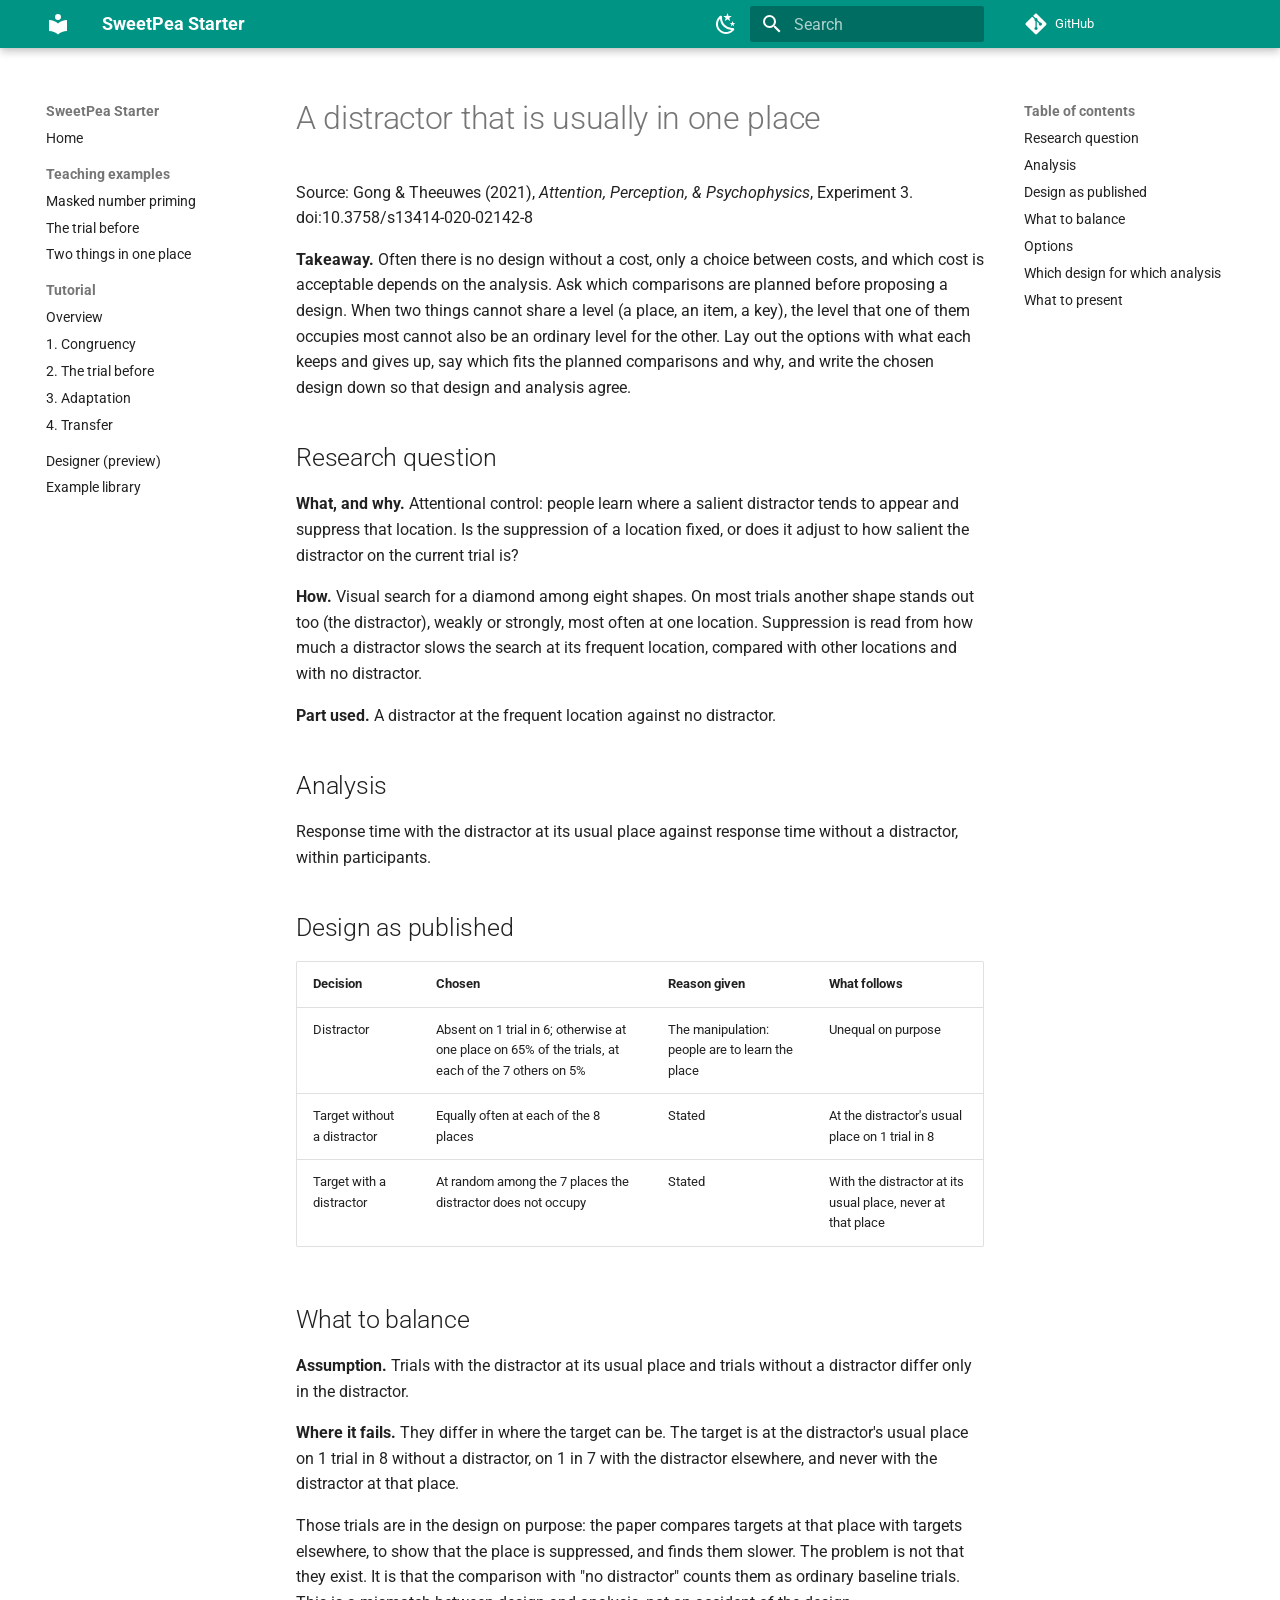
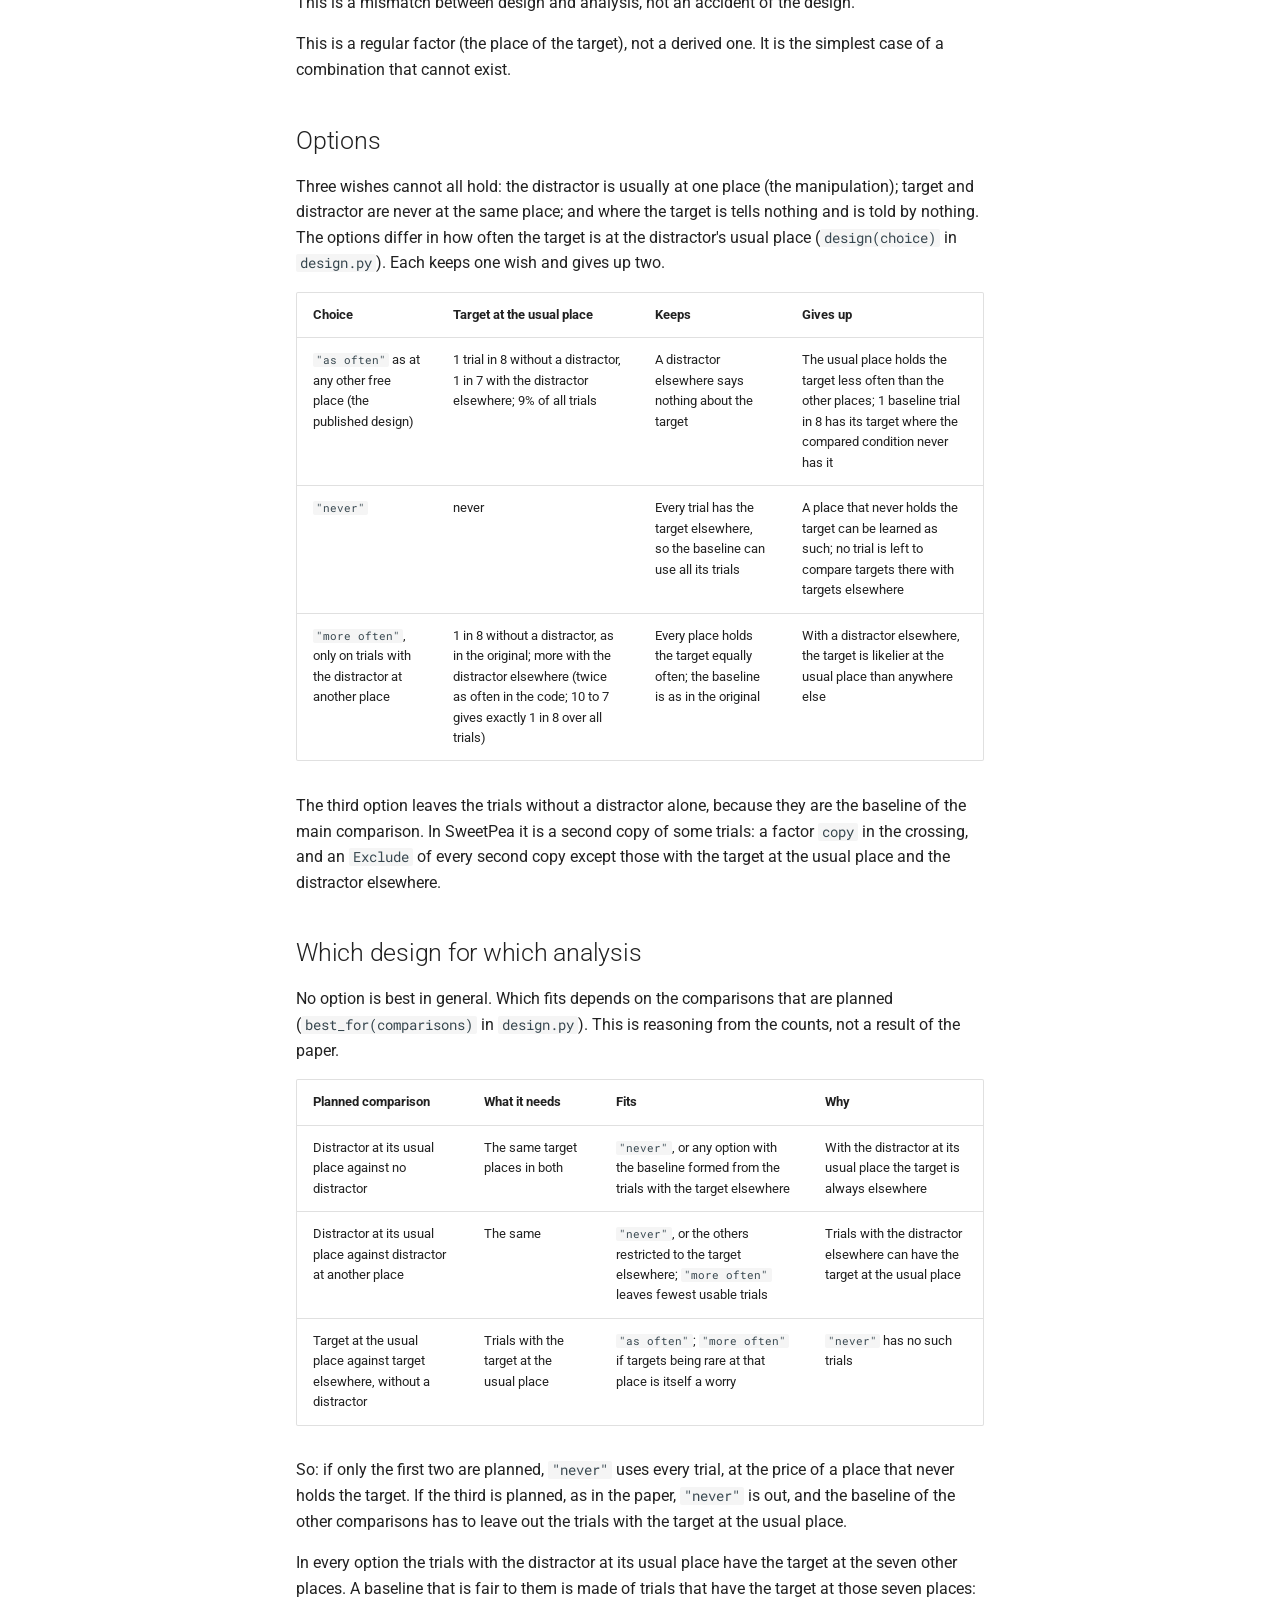
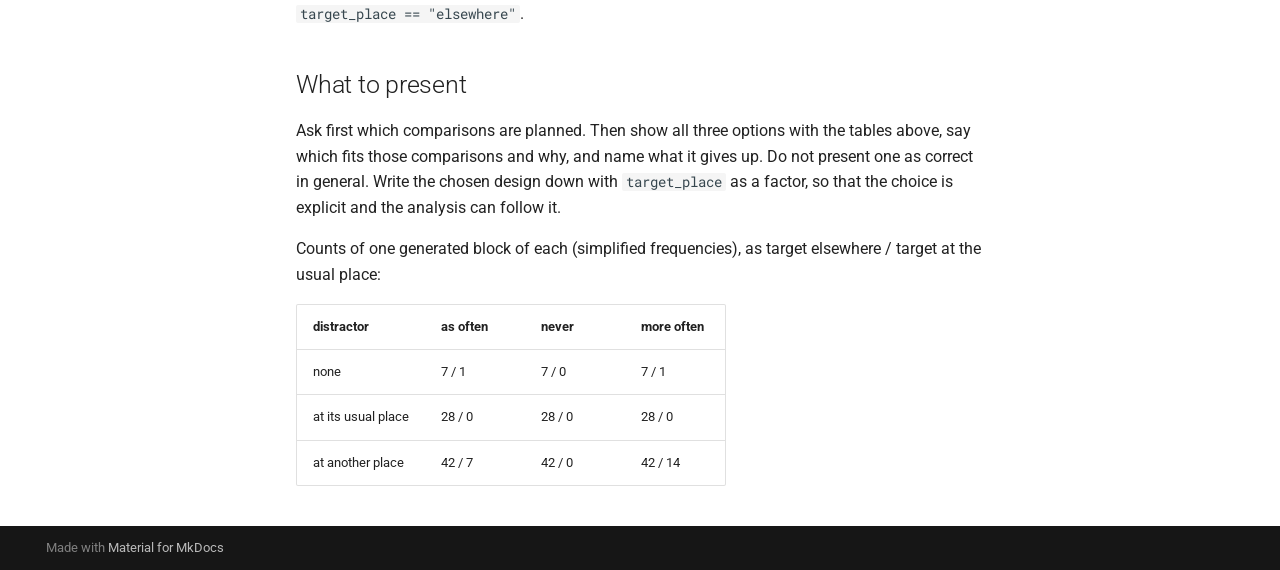
<file: library/distractor_location_learning/index.html>
<!doctype html>
<html lang="en" class="no-js">
  <head>
    
      <meta charset="utf-8">
      <meta name="viewport" content="width=device-width,initial-scale=1">
      
        <meta name="description" content="Design experiments with SweetPea together with an AI assistant">
      
      
      
        <link rel="canonical" href="https://younesstrittmatter.github.io/sweetpea-starter/library/distractor_location_learning/">
      
      
      
      
        
      
      
      <link rel="icon" href="../../assets/images/favicon.png">
      <meta name="generator" content="mkdocs-1.6.1, mkdocs-material-9.8.1">
    
    
      
        <title>A distractor that is usually in one place - SweetPea Starter</title>
      
    
    
      <link rel="stylesheet" href="../../assets/stylesheets/main.57a0d79d.min.css">
      
        
        <link rel="stylesheet" href="../../assets/stylesheets/palette.fb2fffe2.min.css">
      
      


    
    
      
    
    
      
        
        
        <link rel="preconnect" href="https://fonts.gstatic.com" crossorigin>
        <link rel="stylesheet" href="https://fonts.googleapis.com/css?family=Roboto:300,300i,400,400i,700,700i%7CRoboto+Mono:400,400i,700,700i&display=fallback">
        <style>:root{--md-text-font:"Roboto";--md-code-font:"Roboto Mono"}</style>
      
    
    
      <link rel="stylesheet" href="../../assets/demo.css">
    
    <script>__md_scope=new URL("../..",location),__md_hash=e=>[...e].reduce(((e,_)=>(e<<5)-e+_.charCodeAt(0)),0),__md_get=(e,_=localStorage,t=__md_scope)=>JSON.parse(_.getItem(t.pathname+"."+e)),__md_set=(e,_,t=localStorage,a=__md_scope)=>{try{t.setItem(a.pathname+"."+e,JSON.stringify(_))}catch(e){}}</script>
    
      

    
    
  </head>
  
  
    
    
      
    
    
    
    
    <body dir="ltr" data-md-color-scheme="default" data-md-color-primary="teal" data-md-color-accent="indigo">
  
    
    <input class="md-toggle" data-md-toggle="drawer" type="checkbox" id="__drawer" autocomplete="off">
    <input class="md-toggle" data-md-toggle="search" type="checkbox" id="__search" autocomplete="off">
    <label class="md-overlay" for="__drawer"></label>
    <div data-md-component="skip">
      
        
        <a href="#a-distractor-that-is-usually-in-one-place" class="md-skip">
          Skip to content
        </a>
      
    </div>
    <div data-md-component="announce">
      
    </div>
    
    
      

  

<header class="md-header md-header--shadow" data-md-component="header">
  <nav class="md-header__inner md-grid" aria-label="Header">
    <a href="../.." title="SweetPea Starter" class="md-header__button md-logo" aria-label="SweetPea Starter" data-md-component="logo">
      
  
  <svg xmlns="http://www.w3.org/2000/svg" viewBox="0 0 24 24"><path d="M12 8a3 3 0 0 0 3-3 3 3 0 0 0-3-3 3 3 0 0 0-3 3 3 3 0 0 0 3 3m0 3.54C9.64 9.35 6.5 8 3 8v11c3.5 0 6.64 1.35 9 3.54 2.36-2.19 5.5-3.54 9-3.54V8c-3.5 0-6.64 1.35-9 3.54"/></svg>

    </a>
    <label class="md-header__button md-icon" for="__drawer">
      
      <svg xmlns="http://www.w3.org/2000/svg" viewBox="0 0 24 24"><path d="M3 6h18v2H3zm0 5h18v2H3zm0 5h18v2H3z"/></svg>
    </label>
    <div class="md-header__title" data-md-component="header-title">
      <div class="md-header__ellipsis">
        <div class="md-header__topic">
          <span class="md-ellipsis">
            SweetPea Starter
          </span>
        </div>
        <div class="md-header__topic" data-md-component="header-topic">
          <span class="md-ellipsis">
            
              A distractor that is usually in one place
            
          </span>
        </div>
      </div>
    </div>
    
      
        <form class="md-header__option" data-md-component="palette">
  
    
    
    
    <input class="md-option" data-md-color-media="(prefers-color-scheme: light)" data-md-color-scheme="default" data-md-color-primary="teal" data-md-color-accent="indigo"  aria-label="Dark mode"  type="radio" name="__palette" id="__palette_0">
    
      <label class="md-header__button md-icon" title="Dark mode" for="__palette_1" hidden>
        <svg xmlns="http://www.w3.org/2000/svg" viewBox="0 0 24 24"><path d="m17.75 4.09-2.53 1.94.91 3.06-2.63-1.81-2.63 1.81.91-3.06-2.53-1.94L12.44 4l1.06-3 1.06 3zm3.5 6.91-1.64 1.25.59 1.98-1.7-1.17-1.7 1.17.59-1.98L15.75 11l2.06-.05L18.5 9l.69 1.95zm-2.28 4.95c.83-.08 1.72 1.1 1.19 1.85-.32.45-.66.87-1.08 1.27C15.17 23 8.84 23 4.94 19.07c-3.91-3.9-3.91-10.24 0-14.14.4-.4.82-.76 1.27-1.08.75-.53 1.93.36 1.85 1.19-.27 2.86.69 5.83 2.89 8.02a9.96 9.96 0 0 0 8.02 2.89m-1.64 2.02a12.08 12.08 0 0 1-7.8-3.47c-2.17-2.19-3.33-5-3.49-7.82-2.81 3.14-2.7 7.96.31 10.98 3.02 3.01 7.84 3.12 10.98.31"/></svg>
      </label>
    
  
    
    
    
    <input class="md-option" data-md-color-media="(prefers-color-scheme: dark)" data-md-color-scheme="slate" data-md-color-primary="teal" data-md-color-accent="indigo"  aria-label="Light mode"  type="radio" name="__palette" id="__palette_1">
    
      <label class="md-header__button md-icon" title="Light mode" for="__palette_0" hidden>
        <svg xmlns="http://www.w3.org/2000/svg" viewBox="0 0 24 24"><path d="M12 7a5 5 0 0 1 5 5 5 5 0 0 1-5 5 5 5 0 0 1-5-5 5 5 0 0 1 5-5m0 2a3 3 0 0 0-3 3 3 3 0 0 0 3 3 3 3 0 0 0 3-3 3 3 0 0 0-3-3m0-7 2.39 3.42C13.65 5.15 12.84 5 12 5s-1.65.15-2.39.42zM3.34 7l4.16-.35A7.2 7.2 0 0 0 5.94 8.5c-.44.74-.69 1.5-.83 2.29zm.02 10 1.76-3.77a7.131 7.131 0 0 0 2.38 4.14zM20.65 7l-1.77 3.79a7.02 7.02 0 0 0-2.38-4.15zm-.01 10-4.14.36c.59-.51 1.12-1.14 1.54-1.86.42-.73.69-1.5.83-2.29zM12 22l-2.41-3.44c.74.27 1.55.44 2.41.44.82 0 1.63-.17 2.37-.44z"/></svg>
      </label>
    
  
</form>
      
    
    
      <script>var palette=__md_get("__palette");if(palette&&palette.color){if("(prefers-color-scheme)"===palette.color.media){var media=matchMedia("(prefers-color-scheme: light)"),input=document.querySelector(media.matches?"[data-md-color-media='(prefers-color-scheme: light)']":"[data-md-color-media='(prefers-color-scheme: dark)']");palette.color.media=input.getAttribute("data-md-color-media"),palette.color.scheme=input.getAttribute("data-md-color-scheme"),palette.color.primary=input.getAttribute("data-md-color-primary"),palette.color.accent=input.getAttribute("data-md-color-accent")}for(var[key,value]of Object.entries(palette.color))document.body.setAttribute("data-md-color-"+key,value)}</script>
    
    
    
      
      
        <label class="md-header__button md-icon" for="__search">
          
          <svg xmlns="http://www.w3.org/2000/svg" viewBox="0 0 24 24"><path d="M9.5 3A6.5 6.5 0 0 1 16 9.5c0 1.61-.59 3.09-1.56 4.23l.27.27h.79l5 5-1.5 1.5-5-5v-.79l-.27-.27A6.52 6.52 0 0 1 9.5 16 6.5 6.5 0 0 1 3 9.5 6.5 6.5 0 0 1 9.5 3m0 2C7 5 5 7 5 9.5S7 14 9.5 14 14 12 14 9.5 12 5 9.5 5"/></svg>
        </label>
        <div class="md-search" data-md-component="search" role="dialog">
  <label class="md-search__overlay" for="__search"></label>
  <div class="md-search__inner" role="search">
    <form class="md-search__form" name="search">
      <input type="text" class="md-search__input" name="query" aria-label="Search" placeholder="Search" autocapitalize="off" autocorrect="off" autocomplete="off" spellcheck="false" data-md-component="search-query" required>
      <label class="md-search__icon md-icon" for="__search">
        
        <svg xmlns="http://www.w3.org/2000/svg" viewBox="0 0 24 24"><path d="M9.5 3A6.5 6.5 0 0 1 16 9.5c0 1.61-.59 3.09-1.56 4.23l.27.27h.79l5 5-1.5 1.5-5-5v-.79l-.27-.27A6.52 6.52 0 0 1 9.5 16 6.5 6.5 0 0 1 3 9.5 6.5 6.5 0 0 1 9.5 3m0 2C7 5 5 7 5 9.5S7 14 9.5 14 14 12 14 9.5 12 5 9.5 5"/></svg>
        
        <svg xmlns="http://www.w3.org/2000/svg" viewBox="0 0 24 24"><path d="M20 11v2H8l5.5 5.5-1.42 1.42L4.16 12l7.92-7.92L13.5 5.5 8 11z"/></svg>
      </label>
      <nav class="md-search__options" aria-label="Search">
        
        <button type="reset" class="md-search__icon md-icon" title="Clear" aria-label="Clear" tabindex="-1">
          
          <svg xmlns="http://www.w3.org/2000/svg" viewBox="0 0 24 24"><path d="M19 6.41 17.59 5 12 10.59 6.41 5 5 6.41 10.59 12 5 17.59 6.41 19 12 13.41 17.59 19 19 17.59 13.41 12z"/></svg>
        </button>
      </nav>
      
    </form>
    <div class="md-search__output">
      <div class="md-search__scrollwrap" tabindex="0" data-md-scrollfix>
        <div class="md-search-result" data-md-component="search-result">
          <div class="md-search-result__meta">
            Initializing search
          </div>
          <ol class="md-search-result__list" role="presentation"></ol>
        </div>
      </div>
    </div>
  </div>
</div>
      
    
    
      <div class="md-header__source">
        <a href="https://github.com/younesStrittmatter/sweetpea-starter-template" title="Go to repository" class="md-source" data-md-component="source">
  <div class="md-source__icon md-icon">
    
    <svg xmlns="http://www.w3.org/2000/svg" viewBox="0 0 448 512"><!--! Font Awesome Free 7.1.0 by @fontawesome - https://fontawesome.com License - https://fontawesome.com/license/free (Icons: CC BY 4.0, Fonts: SIL OFL 1.1, Code: MIT License) Copyright 2025 Fonticons, Inc.--><path d="M439.6 236.1 244 40.5c-5.4-5.5-12.8-8.5-20.4-8.5s-15 3-20.4 8.4L162.5 81l51.5 51.5c27.1-9.1 52.7 16.8 43.4 43.7l49.7 49.7c34.2-11.8 61.2 31 35.5 56.7-26.5 26.5-70.2-2.9-56-37.3L240.3 199v121.9c25.3 12.5 22.3 41.8 9.1 55-6.4 6.4-15.2 10.1-24.3 10.1s-17.8-3.6-24.3-10.1c-17.6-17.6-11.1-46.9 11.2-56v-123c-20.8-8.5-24.6-30.7-18.6-45L142.6 101 8.5 235.1C3 240.6 0 247.9 0 255.5s3 15 8.5 20.4l195.6 195.7c5.4 5.4 12.7 8.4 20.4 8.4s15-3 20.4-8.4l194.7-194.7c5.4-5.4 8.4-12.8 8.4-20.4s-3-15-8.4-20.4"/></svg>
  </div>
  <div class="md-source__repository">
    GitHub
  </div>
</a>
      </div>
    
  </nav>
  
</header>
    
    <div class="md-container" data-md-component="container">
      
      
        
          
        
      
      <main class="md-main" data-md-component="main">
        <div class="md-main__inner md-grid">
          
            
              
              <div class="md-sidebar md-sidebar--primary" data-md-component="sidebar" data-md-type="navigation" >
                <div class="md-sidebar__scrollwrap">
                  <div class="md-sidebar__inner">
                    



<nav class="md-nav md-nav--primary" aria-label="Navigation" data-md-level="0">
  <label class="md-nav__title" for="__drawer">
    <a href="../.." title="SweetPea Starter" class="md-nav__button md-logo" aria-label="SweetPea Starter" data-md-component="logo">
      
  
  <svg xmlns="http://www.w3.org/2000/svg" viewBox="0 0 24 24"><path d="M12 8a3 3 0 0 0 3-3 3 3 0 0 0-3-3 3 3 0 0 0-3 3 3 3 0 0 0 3 3m0 3.54C9.64 9.35 6.5 8 3 8v11c3.5 0 6.64 1.35 9 3.54 2.36-2.19 5.5-3.54 9-3.54V8c-3.5 0-6.64 1.35-9 3.54"/></svg>

    </a>
    SweetPea Starter
  </label>
  
    <div class="md-nav__source">
      <a href="https://github.com/younesStrittmatter/sweetpea-starter-template" title="Go to repository" class="md-source" data-md-component="source">
  <div class="md-source__icon md-icon">
    
    <svg xmlns="http://www.w3.org/2000/svg" viewBox="0 0 448 512"><!--! Font Awesome Free 7.1.0 by @fontawesome - https://fontawesome.com License - https://fontawesome.com/license/free (Icons: CC BY 4.0, Fonts: SIL OFL 1.1, Code: MIT License) Copyright 2025 Fonticons, Inc.--><path d="M439.6 236.1 244 40.5c-5.4-5.5-12.8-8.5-20.4-8.5s-15 3-20.4 8.4L162.5 81l51.5 51.5c27.1-9.1 52.7 16.8 43.4 43.7l49.7 49.7c34.2-11.8 61.2 31 35.5 56.7-26.5 26.5-70.2-2.9-56-37.3L240.3 199v121.9c25.3 12.5 22.3 41.8 9.1 55-6.4 6.4-15.2 10.1-24.3 10.1s-17.8-3.6-24.3-10.1c-17.6-17.6-11.1-46.9 11.2-56v-123c-20.8-8.5-24.6-30.7-18.6-45L142.6 101 8.5 235.1C3 240.6 0 247.9 0 255.5s3 15 8.5 20.4l195.6 195.7c5.4 5.4 12.7 8.4 20.4 8.4s15-3 20.4-8.4l194.7-194.7c5.4-5.4 8.4-12.8 8.4-20.4s-3-15-8.4-20.4"/></svg>
  </div>
  <div class="md-source__repository">
    GitHub
  </div>
</a>
    </div>
  
  <ul class="md-nav__list" data-md-scrollfix>
    
      
      
  
  
  
  
    <li class="md-nav__item">
      <a href="../.." class="md-nav__link">
        
  
  
  <span class="md-ellipsis">
    
  
    Home
  

    
  </span>
  
  

      </a>
    </li>
  

    
      
      
  
  
  
  
    
    
    
    
      
        
        
      
    
    
    <li class="md-nav__item md-nav__item--section md-nav__item--nested">
      
        
        
        <input class="md-nav__toggle md-toggle " type="checkbox" id="__nav_2" >
        
          
          <label class="md-nav__link" for="__nav_2" id="__nav_2_label" tabindex="">
            
  
  
  <span class="md-ellipsis">
    
  
    Teaching examples
  

    
  </span>
  
  

            <span class="md-nav__icon md-icon"></span>
          </label>
        
        <nav class="md-nav" data-md-level="1" aria-labelledby="__nav_2_label" aria-expanded="false">
          <label class="md-nav__title" for="__nav_2">
            <span class="md-nav__icon md-icon"></span>
            
  
    Teaching examples
  

          </label>
          <ul class="md-nav__list" data-md-scrollfix>
            
              
                
  
  
  
  
    <li class="md-nav__item">
      <a href="../../teaching/masked_number_priming/" class="md-nav__link">
        
  
  
  <span class="md-ellipsis">
    
  
    Masked number priming
  

    
  </span>
  
  

      </a>
    </li>
  

              
            
              
                
  
  
  
  
    <li class="md-nav__item">
      <a href="../../teaching/simon_previous_trial/" class="md-nav__link">
        
  
  
  <span class="md-ellipsis">
    
  
    The trial before
  

    
  </span>
  
  

      </a>
    </li>
  

              
            
              
                
  
  
  
  
    <li class="md-nav__item">
      <a href="../../teaching/distractor_location/" class="md-nav__link">
        
  
  
  <span class="md-ellipsis">
    
  
    Two things in one place
  

    
  </span>
  
  

      </a>
    </li>
  

              
            
          </ul>
        </nav>
      
    </li>
  

    
      
      
  
  
  
  
    
    
    
    
      
        
        
      
    
    
    <li class="md-nav__item md-nav__item--section md-nav__item--nested">
      
        
        
        <input class="md-nav__toggle md-toggle " type="checkbox" id="__nav_3" >
        
          
          <label class="md-nav__link" for="__nav_3" id="__nav_3_label" tabindex="">
            
  
  
  <span class="md-ellipsis">
    
  
    Tutorial
  

    
  </span>
  
  

            <span class="md-nav__icon md-icon"></span>
          </label>
        
        <nav class="md-nav" data-md-level="1" aria-labelledby="__nav_3_label" aria-expanded="false">
          <label class="md-nav__title" for="__nav_3">
            <span class="md-nav__icon md-icon"></span>
            
  
    Tutorial
  

          </label>
          <ul class="md-nav__list" data-md-scrollfix>
            
              
                
  
  
  
  
    <li class="md-nav__item">
      <a href="../../tutorial/" class="md-nav__link">
        
  
  
  <span class="md-ellipsis">
    
  
    Overview
  

    
  </span>
  
  

      </a>
    </li>
  

              
            
              
                
  
  
  
  
    <li class="md-nav__item">
      <a href="../../tutorial/1_congruency/" class="md-nav__link">
        
  
  
  <span class="md-ellipsis">
    
  
    1. Congruency
  

    
  </span>
  
  

      </a>
    </li>
  

              
            
              
                
  
  
  
  
    <li class="md-nav__item">
      <a href="../../tutorial/2_sequence/" class="md-nav__link">
        
  
  
  <span class="md-ellipsis">
    
  
    2. The trial before
  

    
  </span>
  
  

      </a>
    </li>
  

              
            
              
                
  
  
  
  
    <li class="md-nav__item">
      <a href="../../tutorial/3_adaptation/" class="md-nav__link">
        
  
  
  <span class="md-ellipsis">
    
  
    3. Adaptation
  

    
  </span>
  
  

      </a>
    </li>
  

              
            
              
                
  
  
  
  
    <li class="md-nav__item">
      <a href="../../tutorial/4_transfer/" class="md-nav__link">
        
  
  
  <span class="md-ellipsis">
    
  
    4. Transfer
  

    
  </span>
  
  

      </a>
    </li>
  

              
            
          </ul>
        </nav>
      
    </li>
  

    
      
      
  
  
  
  
    <li class="md-nav__item">
      <a href="../../gui/" class="md-nav__link">
        
  
  
  <span class="md-ellipsis">
    
  
    Designer (preview)
  

    
  </span>
  
  

      </a>
    </li>
  

    
      
      
  
  
  
  
    <li class="md-nav__item">
      <a href="../" class="md-nav__link">
        
  
  
  <span class="md-ellipsis">
    
  
    Example library
  

    
  </span>
  
  

      </a>
    </li>
  

    
  </ul>
</nav>
                  </div>
                </div>
              </div>
            
            
              
              <div class="md-sidebar md-sidebar--secondary" data-md-component="sidebar" data-md-type="toc" >
                <div class="md-sidebar__scrollwrap">
                  <div class="md-sidebar__inner">
                    

<nav class="md-nav md-nav--secondary" aria-label="Table of contents">
  
  
  
    
  
  
    <label class="md-nav__title" for="__toc">
      <span class="md-nav__icon md-icon"></span>
      Table of contents
    </label>
    <ul class="md-nav__list" data-md-component="toc" data-md-scrollfix>
      
        <li class="md-nav__item">
  <a href="#research-question" class="md-nav__link">
    <span class="md-ellipsis">
      
        Research question
      
    </span>
  </a>
  
</li>
      
        <li class="md-nav__item">
  <a href="#analysis" class="md-nav__link">
    <span class="md-ellipsis">
      
        Analysis
      
    </span>
  </a>
  
</li>
      
        <li class="md-nav__item">
  <a href="#design-as-published" class="md-nav__link">
    <span class="md-ellipsis">
      
        Design as published
      
    </span>
  </a>
  
</li>
      
        <li class="md-nav__item">
  <a href="#what-to-balance" class="md-nav__link">
    <span class="md-ellipsis">
      
        What to balance
      
    </span>
  </a>
  
</li>
      
        <li class="md-nav__item">
  <a href="#options" class="md-nav__link">
    <span class="md-ellipsis">
      
        Options
      
    </span>
  </a>
  
</li>
      
        <li class="md-nav__item">
  <a href="#which-design-for-which-analysis" class="md-nav__link">
    <span class="md-ellipsis">
      
        Which design for which analysis
      
    </span>
  </a>
  
</li>
      
        <li class="md-nav__item">
  <a href="#what-to-present" class="md-nav__link">
    <span class="md-ellipsis">
      
        What to present
      
    </span>
  </a>
  
</li>
      
    </ul>
  
</nav>
                  </div>
                </div>
              </div>
            
          
          
            <div class="md-content" data-md-component="content">
              
              <article class="md-content__inner md-typeset">
                
                  


  
  


<h1 id="a-distractor-that-is-usually-in-one-place">A distractor that is usually in one place</h1>
<p>Source: Gong &amp; Theeuwes (2021), <em>Attention, Perception, &amp; Psychophysics</em>,
Experiment 3. doi:10.3758/s13414-020-02142-8</p>
<p><strong>Takeaway.</strong> Often there is no design without a cost, only a choice between
costs, and which cost is acceptable depends on the analysis. Ask which
comparisons are planned before proposing a design. When two things cannot
share a level (a place, an item, a key), the level that one of them occupies
most cannot also be an ordinary level for the other. Lay out the options with
what each keeps and gives up, say which fits the planned comparisons and why,
and write the chosen design down so that design and analysis agree.</p>
<h2 id="research-question">Research question</h2>
<p><strong>What, and why.</strong> Attentional control: people learn where a salient
distractor tends to appear and suppress that location. Is the suppression of a
location fixed, or does it adjust to how salient the distractor on the current
trial is?</p>
<p><strong>How.</strong> Visual search for a diamond among eight shapes. On most trials another
shape stands out too (the distractor), weakly or strongly, most often at one
location. Suppression is read from how much a distractor slows the search at
its frequent location, compared with other locations and with no distractor.</p>
<p><strong>Part used.</strong> A distractor at the frequent location against no distractor.</p>
<h2 id="analysis">Analysis</h2>
<p>Response time with the distractor at its usual place against response time
without a distractor, within participants.</p>
<h2 id="design-as-published">Design as published</h2>
<table>
<thead>
<tr>
<th>Decision</th>
<th>Chosen</th>
<th>Reason given</th>
<th>What follows</th>
</tr>
</thead>
<tbody>
<tr>
<td>Distractor</td>
<td>Absent on 1 trial in 6; otherwise at one place on 65% of the trials, at each of the 7 others on 5%</td>
<td>The manipulation: people are to learn the place</td>
<td>Unequal on purpose</td>
</tr>
<tr>
<td>Target without a distractor</td>
<td>Equally often at each of the 8 places</td>
<td>Stated</td>
<td>At the distractor's usual place on 1 trial in 8</td>
</tr>
<tr>
<td>Target with a distractor</td>
<td>At random among the 7 places the distractor does not occupy</td>
<td>Stated</td>
<td>With the distractor at its usual place, never at that place</td>
</tr>
</tbody>
</table>
<h2 id="what-to-balance">What to balance</h2>
<p><strong>Assumption.</strong> Trials with the distractor at its usual place and trials
without a distractor differ only in the distractor.</p>
<p><strong>Where it fails.</strong> They differ in where the target can be. The target is at
the distractor's usual place on 1 trial in 8 without a distractor, on 1 in 7
with the distractor elsewhere, and never with the distractor at that place.</p>
<p>Those trials are in the design on purpose: the paper compares targets at that
place with targets elsewhere, to show that the place is suppressed, and finds
them slower. The problem is not that they exist. It is that the comparison
with "no distractor" counts them as ordinary baseline trials. This is a
mismatch between design and analysis, not an accident of the design.</p>
<p>This is a regular factor (the place of the target), not a derived one. It is
the simplest case of a combination that cannot exist.</p>
<h2 id="options">Options</h2>
<p>Three wishes cannot all hold: the distractor is usually at one place (the
manipulation); target and distractor are never at the same place; and where
the target is tells nothing and is told by nothing. The options differ in how
often the target is at the distractor's usual place (<code>design(choice)</code> in
<code>design.py</code>). Each keeps one wish and gives up two.</p>
<table>
<thead>
<tr>
<th>Choice</th>
<th>Target at the usual place</th>
<th>Keeps</th>
<th>Gives up</th>
</tr>
</thead>
<tbody>
<tr>
<td><code>"as often"</code> as at any other free place (the published design)</td>
<td>1 trial in 8 without a distractor, 1 in 7 with the distractor elsewhere; 9% of all trials</td>
<td>A distractor elsewhere says nothing about the target</td>
<td>The usual place holds the target less often than the other places; 1 baseline trial in 8 has its target where the compared condition never has it</td>
</tr>
<tr>
<td><code>"never"</code></td>
<td>never</td>
<td>Every trial has the target elsewhere, so the baseline can use all its trials</td>
<td>A place that never holds the target can be learned as such; no trial is left to compare targets there with targets elsewhere</td>
</tr>
<tr>
<td><code>"more often"</code>, only on trials with the distractor at another place</td>
<td>1 in 8 without a distractor, as in the original; more with the distractor elsewhere (twice as often in the code; 10 to 7 gives exactly 1 in 8 over all trials)</td>
<td>Every place holds the target equally often; the baseline is as in the original</td>
<td>With a distractor elsewhere, the target is likelier at the usual place than anywhere else</td>
</tr>
</tbody>
</table>
<p>The third option leaves the trials without a distractor alone, because they
are the baseline of the main comparison. In SweetPea it is a second copy of
some trials: a factor <code>copy</code> in the crossing, and an <code>Exclude</code> of every second
copy except those with the target at the usual place and the distractor
elsewhere.</p>
<h2 id="which-design-for-which-analysis">Which design for which analysis</h2>
<p>No option is best in general. Which fits depends on the comparisons that are
planned (<code>best_for(comparisons)</code> in <code>design.py</code>). This is reasoning from the
counts, not a result of the paper.</p>
<table>
<thead>
<tr>
<th>Planned comparison</th>
<th>What it needs</th>
<th>Fits</th>
<th>Why</th>
</tr>
</thead>
<tbody>
<tr>
<td>Distractor at its usual place against no distractor</td>
<td>The same target places in both</td>
<td><code>"never"</code>, or any option with the baseline formed from the trials with the target elsewhere</td>
<td>With the distractor at its usual place the target is always elsewhere</td>
</tr>
<tr>
<td>Distractor at its usual place against distractor at another place</td>
<td>The same</td>
<td><code>"never"</code>, or the others restricted to the target elsewhere; <code>"more often"</code> leaves fewest usable trials</td>
<td>Trials with the distractor elsewhere can have the target at the usual place</td>
</tr>
<tr>
<td>Target at the usual place against target elsewhere, without a distractor</td>
<td>Trials with the target at the usual place</td>
<td><code>"as often"</code>; <code>"more often"</code> if targets being rare at that place is itself a worry</td>
<td><code>"never"</code> has no such trials</td>
</tr>
</tbody>
</table>
<p>So: if only the first two are planned, <code>"never"</code> uses every trial, at the
price of a place that never holds the target. If the third is planned, as in
the paper, <code>"never"</code> is out, and the baseline of the other comparisons has to
leave out the trials with the target at the usual place.</p>
<p>In every option the trials with the distractor at its usual place have the
target at the seven other places. A baseline that is fair to them is made of
trials that have the target at those seven places: <code>target_place ==
"elsewhere"</code>.</p>
<h2 id="what-to-present">What to present</h2>
<p>Ask first which comparisons are planned. Then show all three options with the
tables above, say which fits those comparisons and why, and name what it gives
up. Do not present one as correct in general. Write the chosen design down
with <code>target_place</code> as a factor, so that the choice is explicit and the
analysis can follow it.</p>
<p>Counts of one generated block of each (simplified frequencies), as target
elsewhere / target at the usual place:</p>
<table>
<thead>
<tr>
<th>distractor</th>
<th>as often</th>
<th>never</th>
<th>more often</th>
</tr>
</thead>
<tbody>
<tr>
<td>none</td>
<td>7 / 1</td>
<td>7 / 0</td>
<td>7 / 1</td>
</tr>
<tr>
<td>at its usual place</td>
<td>28 / 0</td>
<td>28 / 0</td>
<td>28 / 0</td>
</tr>
<tr>
<td>at another place</td>
<td>42 / 7</td>
<td>42 / 0</td>
<td>42 / 14</td>
</tr>
</tbody>
</table>












                
              </article>
            </div>
          
          
<script>var target=document.getElementById(location.hash.slice(1));target&&target.name&&(target.checked=target.name.startsWith("__tabbed_"))</script>
        </div>
        
      </main>
      
        <footer class="md-footer">
  
  <div class="md-footer-meta md-typeset">
    <div class="md-footer-meta__inner md-grid">
      <div class="md-copyright">
  
  
    Made with
    <a href="https://squidfunk.github.io/mkdocs-material/" target="_blank" rel="noopener">
      Material for MkDocs
    </a>
  
</div>
      
    </div>
  </div>
</footer>
      
    </div>
    <div class="md-dialog" data-md-component="dialog">
      <div class="md-dialog__inner md-typeset"></div>
    </div>
    
    
    
      
      
      <script id="__config" type="application/json">{"annotate": null, "base": "../..", "features": ["navigation.sections", "content.code.copy"], "search": "../../assets/javascripts/workers/search.a7633da7.min.js", "tags": null, "translations": {"clipboard.copied": "Copied to clipboard", "clipboard.copy": "Copy to clipboard", "search.result.more.one": "1 more on this page", "search.result.more.other": "# more on this page", "search.result.none": "No matching documents", "search.result.one": "1 matching document", "search.result.other": "# matching documents", "search.result.placeholder": "Type to start searching", "search.result.term.missing": "Missing", "select.version": "Select version"}, "version": null}</script>
    
    
      <script src="../../assets/javascripts/bundle.a5f9d56c.min.js"></script>
      
        <script src="../../assets/demo.js"></script>
      
        <script src="../../assets/simon.js"></script>
      
        <script src="../../assets/distractor.js"></script>
      
        <script src="../../assets/stroop.js"></script>
      
        <script src="../../assets/site.js"></script>
      
    
  </body>
</html>
</file>
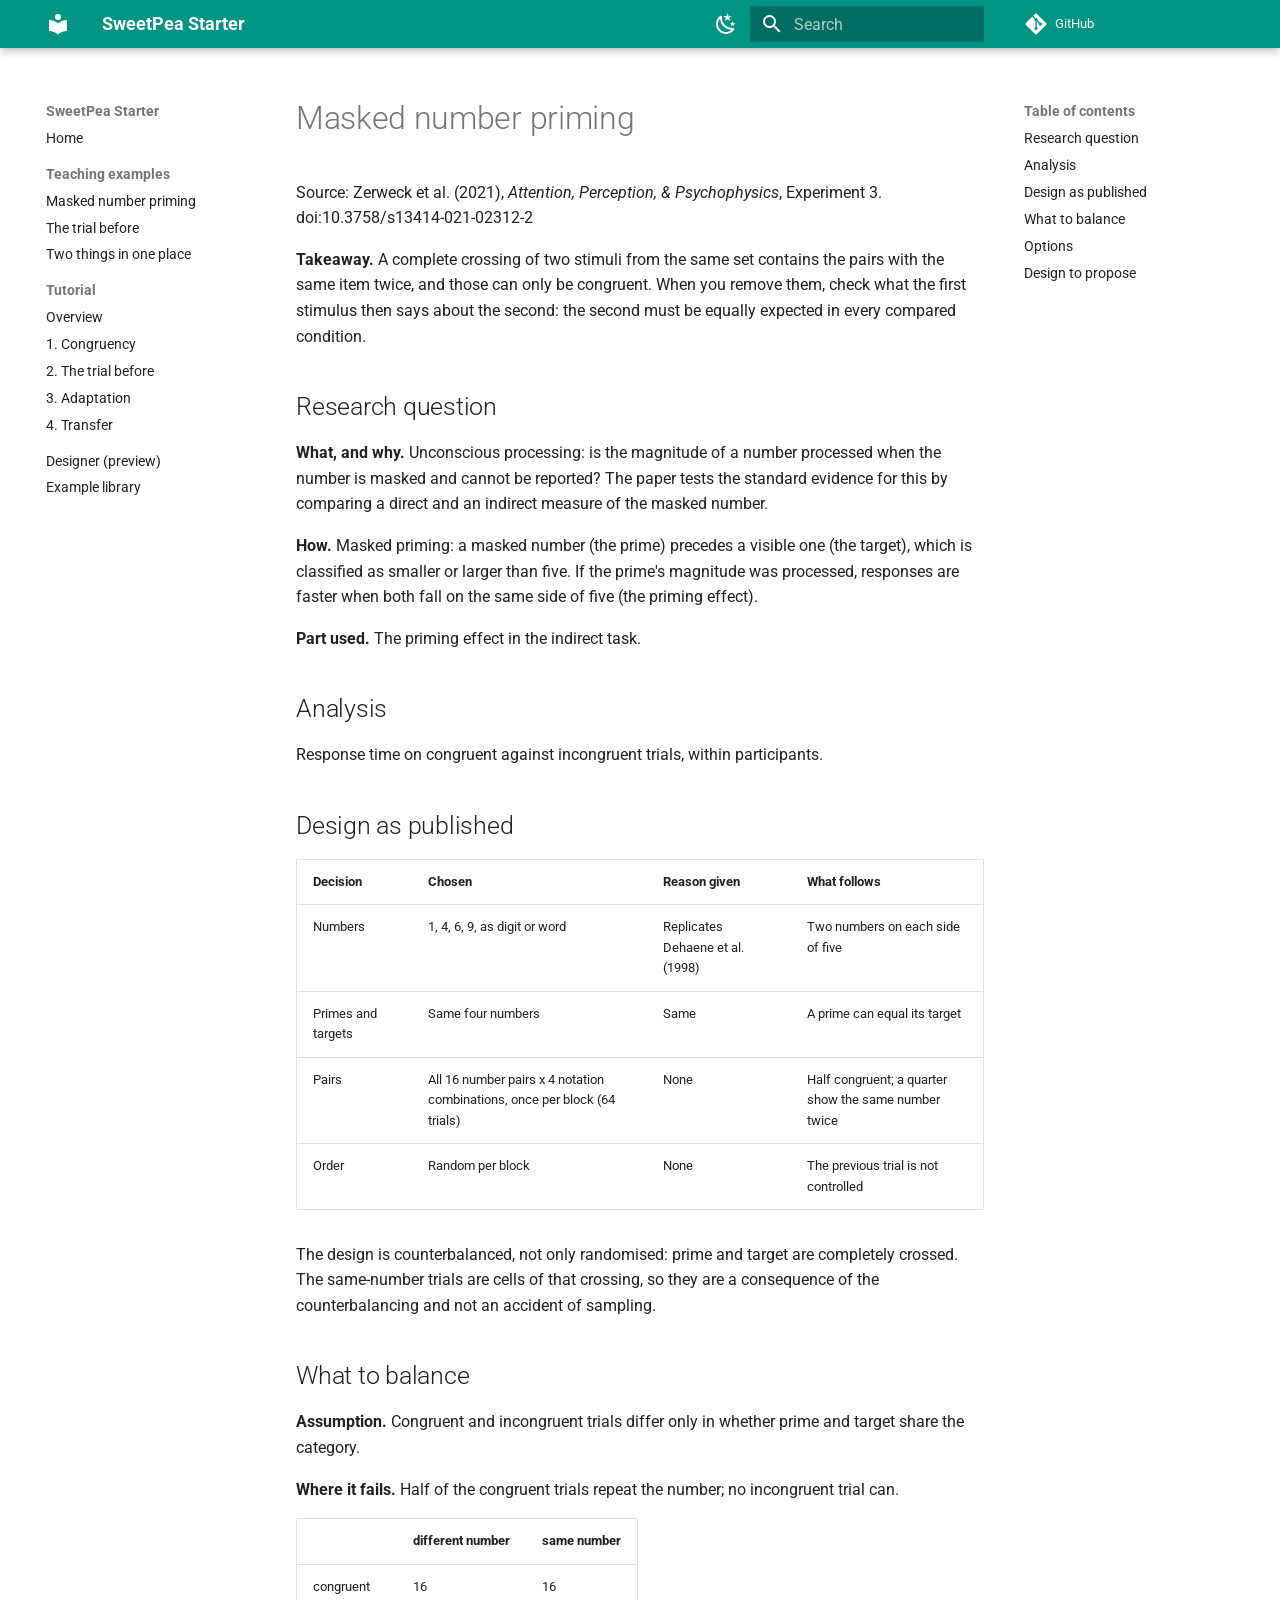
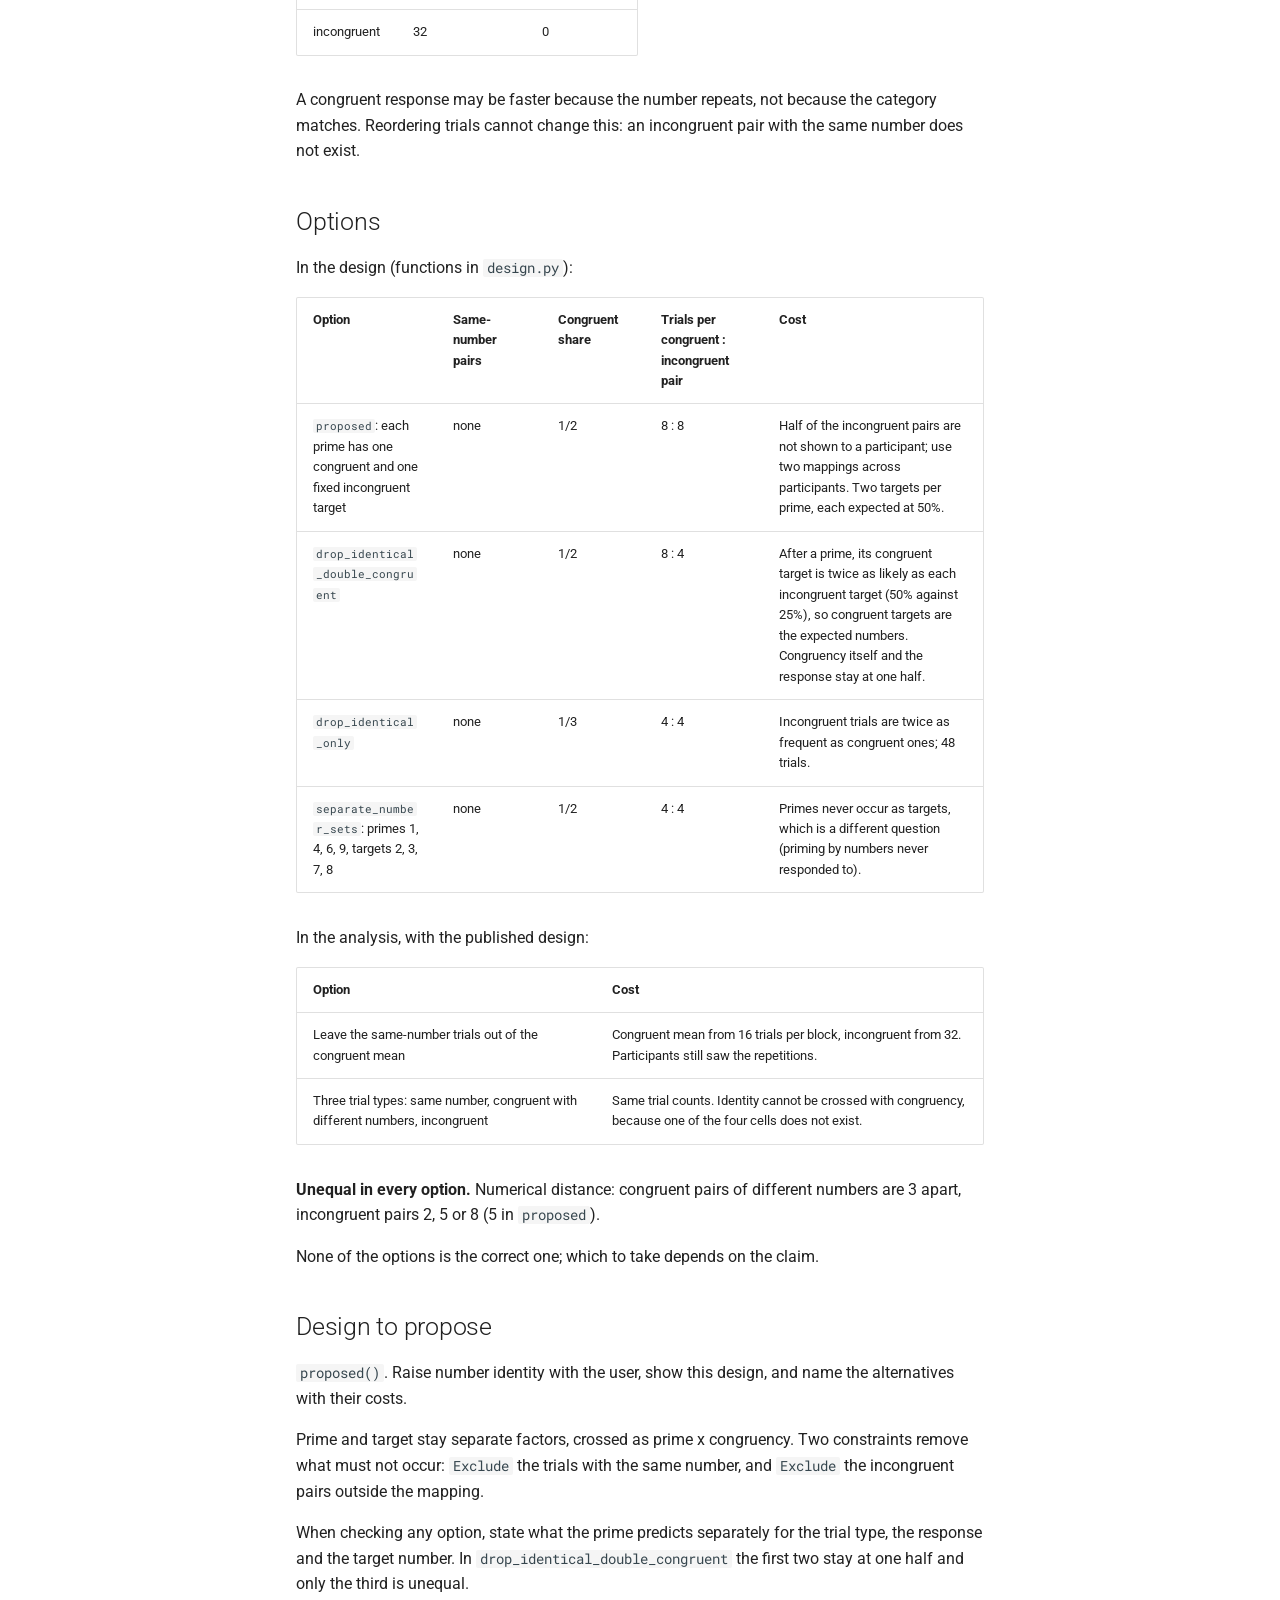
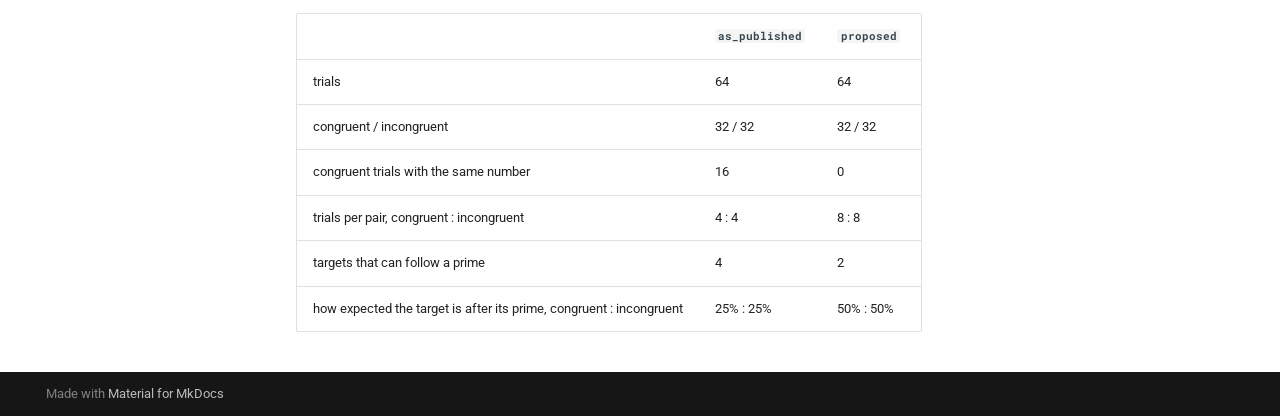
<file: library/masked_number_priming/index.html>
<!doctype html>
<html lang="en" class="no-js">
  <head>
    
      <meta charset="utf-8">
      <meta name="viewport" content="width=device-width,initial-scale=1">
      
        <meta name="description" content="Design experiments with SweetPea together with an AI assistant">
      
      
      
        <link rel="canonical" href="https://younesstrittmatter.github.io/sweetpea-starter/library/masked_number_priming/">
      
      
      
      
        
      
      
      <link rel="icon" href="../../assets/images/favicon.png">
      <meta name="generator" content="mkdocs-1.6.1, mkdocs-material-9.8.1">
    
    
      
        <title>Masked number priming - SweetPea Starter</title>
      
    
    
      <link rel="stylesheet" href="../../assets/stylesheets/main.57a0d79d.min.css">
      
        
        <link rel="stylesheet" href="../../assets/stylesheets/palette.fb2fffe2.min.css">
      
      


    
    
      
    
    
      
        
        
        <link rel="preconnect" href="https://fonts.gstatic.com" crossorigin>
        <link rel="stylesheet" href="https://fonts.googleapis.com/css?family=Roboto:300,300i,400,400i,700,700i%7CRoboto+Mono:400,400i,700,700i&display=fallback">
        <style>:root{--md-text-font:"Roboto";--md-code-font:"Roboto Mono"}</style>
      
    
    
      <link rel="stylesheet" href="../../assets/demo.css">
    
    <script>__md_scope=new URL("../..",location),__md_hash=e=>[...e].reduce(((e,_)=>(e<<5)-e+_.charCodeAt(0)),0),__md_get=(e,_=localStorage,t=__md_scope)=>JSON.parse(_.getItem(t.pathname+"."+e)),__md_set=(e,_,t=localStorage,a=__md_scope)=>{try{t.setItem(a.pathname+"."+e,JSON.stringify(_))}catch(e){}}</script>
    
      

    
    
  </head>
  
  
    
    
      
    
    
    
    
    <body dir="ltr" data-md-color-scheme="default" data-md-color-primary="teal" data-md-color-accent="indigo">
  
    
    <input class="md-toggle" data-md-toggle="drawer" type="checkbox" id="__drawer" autocomplete="off">
    <input class="md-toggle" data-md-toggle="search" type="checkbox" id="__search" autocomplete="off">
    <label class="md-overlay" for="__drawer"></label>
    <div data-md-component="skip">
      
        
        <a href="#masked-number-priming" class="md-skip">
          Skip to content
        </a>
      
    </div>
    <div data-md-component="announce">
      
    </div>
    
    
      

  

<header class="md-header md-header--shadow" data-md-component="header">
  <nav class="md-header__inner md-grid" aria-label="Header">
    <a href="../.." title="SweetPea Starter" class="md-header__button md-logo" aria-label="SweetPea Starter" data-md-component="logo">
      
  
  <svg xmlns="http://www.w3.org/2000/svg" viewBox="0 0 24 24"><path d="M12 8a3 3 0 0 0 3-3 3 3 0 0 0-3-3 3 3 0 0 0-3 3 3 3 0 0 0 3 3m0 3.54C9.64 9.35 6.5 8 3 8v11c3.5 0 6.64 1.35 9 3.54 2.36-2.19 5.5-3.54 9-3.54V8c-3.5 0-6.64 1.35-9 3.54"/></svg>

    </a>
    <label class="md-header__button md-icon" for="__drawer">
      
      <svg xmlns="http://www.w3.org/2000/svg" viewBox="0 0 24 24"><path d="M3 6h18v2H3zm0 5h18v2H3zm0 5h18v2H3z"/></svg>
    </label>
    <div class="md-header__title" data-md-component="header-title">
      <div class="md-header__ellipsis">
        <div class="md-header__topic">
          <span class="md-ellipsis">
            SweetPea Starter
          </span>
        </div>
        <div class="md-header__topic" data-md-component="header-topic">
          <span class="md-ellipsis">
            
              Masked number priming
            
          </span>
        </div>
      </div>
    </div>
    
      
        <form class="md-header__option" data-md-component="palette">
  
    
    
    
    <input class="md-option" data-md-color-media="(prefers-color-scheme: light)" data-md-color-scheme="default" data-md-color-primary="teal" data-md-color-accent="indigo"  aria-label="Dark mode"  type="radio" name="__palette" id="__palette_0">
    
      <label class="md-header__button md-icon" title="Dark mode" for="__palette_1" hidden>
        <svg xmlns="http://www.w3.org/2000/svg" viewBox="0 0 24 24"><path d="m17.75 4.09-2.53 1.94.91 3.06-2.63-1.81-2.63 1.81.91-3.06-2.53-1.94L12.44 4l1.06-3 1.06 3zm3.5 6.91-1.64 1.25.59 1.98-1.7-1.17-1.7 1.17.59-1.98L15.75 11l2.06-.05L18.5 9l.69 1.95zm-2.28 4.95c.83-.08 1.72 1.1 1.19 1.85-.32.45-.66.87-1.08 1.27C15.17 23 8.84 23 4.94 19.07c-3.91-3.9-3.91-10.24 0-14.14.4-.4.82-.76 1.27-1.08.75-.53 1.93.36 1.85 1.19-.27 2.86.69 5.83 2.89 8.02a9.96 9.96 0 0 0 8.02 2.89m-1.64 2.02a12.08 12.08 0 0 1-7.8-3.47c-2.17-2.19-3.33-5-3.49-7.82-2.81 3.14-2.7 7.96.31 10.98 3.02 3.01 7.84 3.12 10.98.31"/></svg>
      </label>
    
  
    
    
    
    <input class="md-option" data-md-color-media="(prefers-color-scheme: dark)" data-md-color-scheme="slate" data-md-color-primary="teal" data-md-color-accent="indigo"  aria-label="Light mode"  type="radio" name="__palette" id="__palette_1">
    
      <label class="md-header__button md-icon" title="Light mode" for="__palette_0" hidden>
        <svg xmlns="http://www.w3.org/2000/svg" viewBox="0 0 24 24"><path d="M12 7a5 5 0 0 1 5 5 5 5 0 0 1-5 5 5 5 0 0 1-5-5 5 5 0 0 1 5-5m0 2a3 3 0 0 0-3 3 3 3 0 0 0 3 3 3 3 0 0 0 3-3 3 3 0 0 0-3-3m0-7 2.39 3.42C13.65 5.15 12.84 5 12 5s-1.65.15-2.39.42zM3.34 7l4.16-.35A7.2 7.2 0 0 0 5.94 8.5c-.44.74-.69 1.5-.83 2.29zm.02 10 1.76-3.77a7.131 7.131 0 0 0 2.38 4.14zM20.65 7l-1.77 3.79a7.02 7.02 0 0 0-2.38-4.15zm-.01 10-4.14.36c.59-.51 1.12-1.14 1.54-1.86.42-.73.69-1.5.83-2.29zM12 22l-2.41-3.44c.74.27 1.55.44 2.41.44.82 0 1.63-.17 2.37-.44z"/></svg>
      </label>
    
  
</form>
      
    
    
      <script>var palette=__md_get("__palette");if(palette&&palette.color){if("(prefers-color-scheme)"===palette.color.media){var media=matchMedia("(prefers-color-scheme: light)"),input=document.querySelector(media.matches?"[data-md-color-media='(prefers-color-scheme: light)']":"[data-md-color-media='(prefers-color-scheme: dark)']");palette.color.media=input.getAttribute("data-md-color-media"),palette.color.scheme=input.getAttribute("data-md-color-scheme"),palette.color.primary=input.getAttribute("data-md-color-primary"),palette.color.accent=input.getAttribute("data-md-color-accent")}for(var[key,value]of Object.entries(palette.color))document.body.setAttribute("data-md-color-"+key,value)}</script>
    
    
    
      
      
        <label class="md-header__button md-icon" for="__search">
          
          <svg xmlns="http://www.w3.org/2000/svg" viewBox="0 0 24 24"><path d="M9.5 3A6.5 6.5 0 0 1 16 9.5c0 1.61-.59 3.09-1.56 4.23l.27.27h.79l5 5-1.5 1.5-5-5v-.79l-.27-.27A6.52 6.52 0 0 1 9.5 16 6.5 6.5 0 0 1 3 9.5 6.5 6.5 0 0 1 9.5 3m0 2C7 5 5 7 5 9.5S7 14 9.5 14 14 12 14 9.5 12 5 9.5 5"/></svg>
        </label>
        <div class="md-search" data-md-component="search" role="dialog">
  <label class="md-search__overlay" for="__search"></label>
  <div class="md-search__inner" role="search">
    <form class="md-search__form" name="search">
      <input type="text" class="md-search__input" name="query" aria-label="Search" placeholder="Search" autocapitalize="off" autocorrect="off" autocomplete="off" spellcheck="false" data-md-component="search-query" required>
      <label class="md-search__icon md-icon" for="__search">
        
        <svg xmlns="http://www.w3.org/2000/svg" viewBox="0 0 24 24"><path d="M9.5 3A6.5 6.5 0 0 1 16 9.5c0 1.61-.59 3.09-1.56 4.23l.27.27h.79l5 5-1.5 1.5-5-5v-.79l-.27-.27A6.52 6.52 0 0 1 9.5 16 6.5 6.5 0 0 1 3 9.5 6.5 6.5 0 0 1 9.5 3m0 2C7 5 5 7 5 9.5S7 14 9.5 14 14 12 14 9.5 12 5 9.5 5"/></svg>
        
        <svg xmlns="http://www.w3.org/2000/svg" viewBox="0 0 24 24"><path d="M20 11v2H8l5.5 5.5-1.42 1.42L4.16 12l7.92-7.92L13.5 5.5 8 11z"/></svg>
      </label>
      <nav class="md-search__options" aria-label="Search">
        
        <button type="reset" class="md-search__icon md-icon" title="Clear" aria-label="Clear" tabindex="-1">
          
          <svg xmlns="http://www.w3.org/2000/svg" viewBox="0 0 24 24"><path d="M19 6.41 17.59 5 12 10.59 6.41 5 5 6.41 10.59 12 5 17.59 6.41 19 12 13.41 17.59 19 19 17.59 13.41 12z"/></svg>
        </button>
      </nav>
      
    </form>
    <div class="md-search__output">
      <div class="md-search__scrollwrap" tabindex="0" data-md-scrollfix>
        <div class="md-search-result" data-md-component="search-result">
          <div class="md-search-result__meta">
            Initializing search
          </div>
          <ol class="md-search-result__list" role="presentation"></ol>
        </div>
      </div>
    </div>
  </div>
</div>
      
    
    
      <div class="md-header__source">
        <a href="https://github.com/younesStrittmatter/sweetpea-starter-template" title="Go to repository" class="md-source" data-md-component="source">
  <div class="md-source__icon md-icon">
    
    <svg xmlns="http://www.w3.org/2000/svg" viewBox="0 0 448 512"><!--! Font Awesome Free 7.1.0 by @fontawesome - https://fontawesome.com License - https://fontawesome.com/license/free (Icons: CC BY 4.0, Fonts: SIL OFL 1.1, Code: MIT License) Copyright 2025 Fonticons, Inc.--><path d="M439.6 236.1 244 40.5c-5.4-5.5-12.8-8.5-20.4-8.5s-15 3-20.4 8.4L162.5 81l51.5 51.5c27.1-9.1 52.7 16.8 43.4 43.7l49.7 49.7c34.2-11.8 61.2 31 35.5 56.7-26.5 26.5-70.2-2.9-56-37.3L240.3 199v121.9c25.3 12.5 22.3 41.8 9.1 55-6.4 6.4-15.2 10.1-24.3 10.1s-17.8-3.6-24.3-10.1c-17.6-17.6-11.1-46.9 11.2-56v-123c-20.8-8.5-24.6-30.7-18.6-45L142.6 101 8.5 235.1C3 240.6 0 247.9 0 255.5s3 15 8.5 20.4l195.6 195.7c5.4 5.4 12.7 8.4 20.4 8.4s15-3 20.4-8.4l194.7-194.7c5.4-5.4 8.4-12.8 8.4-20.4s-3-15-8.4-20.4"/></svg>
  </div>
  <div class="md-source__repository">
    GitHub
  </div>
</a>
      </div>
    
  </nav>
  
</header>
    
    <div class="md-container" data-md-component="container">
      
      
        
          
        
      
      <main class="md-main" data-md-component="main">
        <div class="md-main__inner md-grid">
          
            
              
              <div class="md-sidebar md-sidebar--primary" data-md-component="sidebar" data-md-type="navigation" >
                <div class="md-sidebar__scrollwrap">
                  <div class="md-sidebar__inner">
                    



<nav class="md-nav md-nav--primary" aria-label="Navigation" data-md-level="0">
  <label class="md-nav__title" for="__drawer">
    <a href="../.." title="SweetPea Starter" class="md-nav__button md-logo" aria-label="SweetPea Starter" data-md-component="logo">
      
  
  <svg xmlns="http://www.w3.org/2000/svg" viewBox="0 0 24 24"><path d="M12 8a3 3 0 0 0 3-3 3 3 0 0 0-3-3 3 3 0 0 0-3 3 3 3 0 0 0 3 3m0 3.54C9.64 9.35 6.5 8 3 8v11c3.5 0 6.64 1.35 9 3.54 2.36-2.19 5.5-3.54 9-3.54V8c-3.5 0-6.64 1.35-9 3.54"/></svg>

    </a>
    SweetPea Starter
  </label>
  
    <div class="md-nav__source">
      <a href="https://github.com/younesStrittmatter/sweetpea-starter-template" title="Go to repository" class="md-source" data-md-component="source">
  <div class="md-source__icon md-icon">
    
    <svg xmlns="http://www.w3.org/2000/svg" viewBox="0 0 448 512"><!--! Font Awesome Free 7.1.0 by @fontawesome - https://fontawesome.com License - https://fontawesome.com/license/free (Icons: CC BY 4.0, Fonts: SIL OFL 1.1, Code: MIT License) Copyright 2025 Fonticons, Inc.--><path d="M439.6 236.1 244 40.5c-5.4-5.5-12.8-8.5-20.4-8.5s-15 3-20.4 8.4L162.5 81l51.5 51.5c27.1-9.1 52.7 16.8 43.4 43.7l49.7 49.7c34.2-11.8 61.2 31 35.5 56.7-26.5 26.5-70.2-2.9-56-37.3L240.3 199v121.9c25.3 12.5 22.3 41.8 9.1 55-6.4 6.4-15.2 10.1-24.3 10.1s-17.8-3.6-24.3-10.1c-17.6-17.6-11.1-46.9 11.2-56v-123c-20.8-8.5-24.6-30.7-18.6-45L142.6 101 8.5 235.1C3 240.6 0 247.9 0 255.5s3 15 8.5 20.4l195.6 195.7c5.4 5.4 12.7 8.4 20.4 8.4s15-3 20.4-8.4l194.7-194.7c5.4-5.4 8.4-12.8 8.4-20.4s-3-15-8.4-20.4"/></svg>
  </div>
  <div class="md-source__repository">
    GitHub
  </div>
</a>
    </div>
  
  <ul class="md-nav__list" data-md-scrollfix>
    
      
      
  
  
  
  
    <li class="md-nav__item">
      <a href="../.." class="md-nav__link">
        
  
  
  <span class="md-ellipsis">
    
  
    Home
  

    
  </span>
  
  

      </a>
    </li>
  

    
      
      
  
  
  
  
    
    
    
    
      
        
        
      
    
    
    <li class="md-nav__item md-nav__item--section md-nav__item--nested">
      
        
        
        <input class="md-nav__toggle md-toggle " type="checkbox" id="__nav_2" >
        
          
          <label class="md-nav__link" for="__nav_2" id="__nav_2_label" tabindex="">
            
  
  
  <span class="md-ellipsis">
    
  
    Teaching examples
  

    
  </span>
  
  

            <span class="md-nav__icon md-icon"></span>
          </label>
        
        <nav class="md-nav" data-md-level="1" aria-labelledby="__nav_2_label" aria-expanded="false">
          <label class="md-nav__title" for="__nav_2">
            <span class="md-nav__icon md-icon"></span>
            
  
    Teaching examples
  

          </label>
          <ul class="md-nav__list" data-md-scrollfix>
            
              
                
  
  
  
  
    <li class="md-nav__item">
      <a href="../../teaching/masked_number_priming/" class="md-nav__link">
        
  
  
  <span class="md-ellipsis">
    
  
    Masked number priming
  

    
  </span>
  
  

      </a>
    </li>
  

              
            
              
                
  
  
  
  
    <li class="md-nav__item">
      <a href="../../teaching/simon_previous_trial/" class="md-nav__link">
        
  
  
  <span class="md-ellipsis">
    
  
    The trial before
  

    
  </span>
  
  

      </a>
    </li>
  

              
            
              
                
  
  
  
  
    <li class="md-nav__item">
      <a href="../../teaching/distractor_location/" class="md-nav__link">
        
  
  
  <span class="md-ellipsis">
    
  
    Two things in one place
  

    
  </span>
  
  

      </a>
    </li>
  

              
            
          </ul>
        </nav>
      
    </li>
  

    
      
      
  
  
  
  
    
    
    
    
      
        
        
      
    
    
    <li class="md-nav__item md-nav__item--section md-nav__item--nested">
      
        
        
        <input class="md-nav__toggle md-toggle " type="checkbox" id="__nav_3" >
        
          
          <label class="md-nav__link" for="__nav_3" id="__nav_3_label" tabindex="">
            
  
  
  <span class="md-ellipsis">
    
  
    Tutorial
  

    
  </span>
  
  

            <span class="md-nav__icon md-icon"></span>
          </label>
        
        <nav class="md-nav" data-md-level="1" aria-labelledby="__nav_3_label" aria-expanded="false">
          <label class="md-nav__title" for="__nav_3">
            <span class="md-nav__icon md-icon"></span>
            
  
    Tutorial
  

          </label>
          <ul class="md-nav__list" data-md-scrollfix>
            
              
                
  
  
  
  
    <li class="md-nav__item">
      <a href="../../tutorial/" class="md-nav__link">
        
  
  
  <span class="md-ellipsis">
    
  
    Overview
  

    
  </span>
  
  

      </a>
    </li>
  

              
            
              
                
  
  
  
  
    <li class="md-nav__item">
      <a href="../../tutorial/1_congruency/" class="md-nav__link">
        
  
  
  <span class="md-ellipsis">
    
  
    1. Congruency
  

    
  </span>
  
  

      </a>
    </li>
  

              
            
              
                
  
  
  
  
    <li class="md-nav__item">
      <a href="../../tutorial/2_sequence/" class="md-nav__link">
        
  
  
  <span class="md-ellipsis">
    
  
    2. The trial before
  

    
  </span>
  
  

      </a>
    </li>
  

              
            
              
                
  
  
  
  
    <li class="md-nav__item">
      <a href="../../tutorial/3_adaptation/" class="md-nav__link">
        
  
  
  <span class="md-ellipsis">
    
  
    3. Adaptation
  

    
  </span>
  
  

      </a>
    </li>
  

              
            
              
                
  
  
  
  
    <li class="md-nav__item">
      <a href="../../tutorial/4_transfer/" class="md-nav__link">
        
  
  
  <span class="md-ellipsis">
    
  
    4. Transfer
  

    
  </span>
  
  

      </a>
    </li>
  

              
            
          </ul>
        </nav>
      
    </li>
  

    
      
      
  
  
  
  
    <li class="md-nav__item">
      <a href="../../gui/" class="md-nav__link">
        
  
  
  <span class="md-ellipsis">
    
  
    Designer (preview)
  

    
  </span>
  
  

      </a>
    </li>
  

    
      
      
  
  
  
  
    <li class="md-nav__item">
      <a href="../" class="md-nav__link">
        
  
  
  <span class="md-ellipsis">
    
  
    Example library
  

    
  </span>
  
  

      </a>
    </li>
  

    
  </ul>
</nav>
                  </div>
                </div>
              </div>
            
            
              
              <div class="md-sidebar md-sidebar--secondary" data-md-component="sidebar" data-md-type="toc" >
                <div class="md-sidebar__scrollwrap">
                  <div class="md-sidebar__inner">
                    

<nav class="md-nav md-nav--secondary" aria-label="Table of contents">
  
  
  
    
  
  
    <label class="md-nav__title" for="__toc">
      <span class="md-nav__icon md-icon"></span>
      Table of contents
    </label>
    <ul class="md-nav__list" data-md-component="toc" data-md-scrollfix>
      
        <li class="md-nav__item">
  <a href="#research-question" class="md-nav__link">
    <span class="md-ellipsis">
      
        Research question
      
    </span>
  </a>
  
</li>
      
        <li class="md-nav__item">
  <a href="#analysis" class="md-nav__link">
    <span class="md-ellipsis">
      
        Analysis
      
    </span>
  </a>
  
</li>
      
        <li class="md-nav__item">
  <a href="#design-as-published" class="md-nav__link">
    <span class="md-ellipsis">
      
        Design as published
      
    </span>
  </a>
  
</li>
      
        <li class="md-nav__item">
  <a href="#what-to-balance" class="md-nav__link">
    <span class="md-ellipsis">
      
        What to balance
      
    </span>
  </a>
  
</li>
      
        <li class="md-nav__item">
  <a href="#options" class="md-nav__link">
    <span class="md-ellipsis">
      
        Options
      
    </span>
  </a>
  
</li>
      
        <li class="md-nav__item">
  <a href="#design-to-propose" class="md-nav__link">
    <span class="md-ellipsis">
      
        Design to propose
      
    </span>
  </a>
  
</li>
      
    </ul>
  
</nav>
                  </div>
                </div>
              </div>
            
          
          
            <div class="md-content" data-md-component="content">
              
              <article class="md-content__inner md-typeset">
                
                  


  
  


<h1 id="masked-number-priming">Masked number priming</h1>
<p>Source: Zerweck et al. (2021), <em>Attention, Perception, &amp; Psychophysics</em>,
Experiment 3. doi:10.3758/s13414-021-02312-2</p>
<p><strong>Takeaway.</strong> A complete crossing of two stimuli from the same set contains
the pairs with the same item twice, and those can only be congruent. When you
remove them, check what the first stimulus then says about the second: the
second must be equally expected in every compared condition.</p>
<h2 id="research-question">Research question</h2>
<p><strong>What, and why.</strong> Unconscious processing: is the magnitude of a number
processed when the number is masked and cannot be reported? The paper tests
the standard evidence for this by comparing a direct and an indirect measure
of the masked number.</p>
<p><strong>How.</strong> Masked priming: a masked number (the prime) precedes a visible one
(the target), which is classified as smaller or larger than five. If the
prime's magnitude was processed, responses are faster when both fall on the
same side of five (the priming effect).</p>
<p><strong>Part used.</strong> The priming effect in the indirect task.</p>
<h2 id="analysis">Analysis</h2>
<p>Response time on congruent against incongruent trials, within participants.</p>
<h2 id="design-as-published">Design as published</h2>
<table>
<thead>
<tr>
<th>Decision</th>
<th>Chosen</th>
<th>Reason given</th>
<th>What follows</th>
</tr>
</thead>
<tbody>
<tr>
<td>Numbers</td>
<td>1, 4, 6, 9, as digit or word</td>
<td>Replicates Dehaene et al. (1998)</td>
<td>Two numbers on each side of five</td>
</tr>
<tr>
<td>Primes and targets</td>
<td>Same four numbers</td>
<td>Same</td>
<td>A prime can equal its target</td>
</tr>
<tr>
<td>Pairs</td>
<td>All 16 number pairs x 4 notation combinations, once per block (64 trials)</td>
<td>None</td>
<td>Half congruent; a quarter show the same number twice</td>
</tr>
<tr>
<td>Order</td>
<td>Random per block</td>
<td>None</td>
<td>The previous trial is not controlled</td>
</tr>
</tbody>
</table>
<p>The design is counterbalanced, not only randomised: prime and target are
completely crossed. The same-number trials are cells of that crossing, so they
are a consequence of the counterbalancing and not an accident of sampling.</p>
<h2 id="what-to-balance">What to balance</h2>
<p><strong>Assumption.</strong> Congruent and incongruent trials differ only in whether prime
and target share the category.</p>
<p><strong>Where it fails.</strong> Half of the congruent trials repeat the number; no
incongruent trial can.</p>
<table>
<thead>
<tr>
<th></th>
<th>different number</th>
<th>same number</th>
</tr>
</thead>
<tbody>
<tr>
<td>congruent</td>
<td>16</td>
<td>16</td>
</tr>
<tr>
<td>incongruent</td>
<td>32</td>
<td>0</td>
</tr>
</tbody>
</table>
<p>A congruent response may be faster because the number repeats, not because the
category matches. Reordering trials cannot change this: an incongruent pair
with the same number does not exist.</p>
<h2 id="options">Options</h2>
<p>In the design (functions in <code>design.py</code>):</p>
<table>
<thead>
<tr>
<th>Option</th>
<th>Same-number pairs</th>
<th>Congruent share</th>
<th>Trials per congruent : incongruent pair</th>
<th>Cost</th>
</tr>
</thead>
<tbody>
<tr>
<td><code>proposed</code>: each prime has one congruent and one fixed incongruent target</td>
<td>none</td>
<td>1/2</td>
<td>8 : 8</td>
<td>Half of the incongruent pairs are not shown to a participant; use two mappings across participants. Two targets per prime, each expected at 50%.</td>
</tr>
<tr>
<td><code>drop_identical_double_congruent</code></td>
<td>none</td>
<td>1/2</td>
<td>8 : 4</td>
<td>After a prime, its congruent target is twice as likely as each incongruent target (50% against 25%), so congruent targets are the expected numbers. Congruency itself and the response stay at one half.</td>
</tr>
<tr>
<td><code>drop_identical_only</code></td>
<td>none</td>
<td>1/3</td>
<td>4 : 4</td>
<td>Incongruent trials are twice as frequent as congruent ones; 48 trials.</td>
</tr>
<tr>
<td><code>separate_number_sets</code>: primes 1, 4, 6, 9, targets 2, 3, 7, 8</td>
<td>none</td>
<td>1/2</td>
<td>4 : 4</td>
<td>Primes never occur as targets, which is a different question (priming by numbers never responded to).</td>
</tr>
</tbody>
</table>
<p>In the analysis, with the published design:</p>
<table>
<thead>
<tr>
<th>Option</th>
<th>Cost</th>
</tr>
</thead>
<tbody>
<tr>
<td>Leave the same-number trials out of the congruent mean</td>
<td>Congruent mean from 16 trials per block, incongruent from 32. Participants still saw the repetitions.</td>
</tr>
<tr>
<td>Three trial types: same number, congruent with different numbers, incongruent</td>
<td>Same trial counts. Identity cannot be crossed with congruency, because one of the four cells does not exist.</td>
</tr>
</tbody>
</table>
<p><strong>Unequal in every option.</strong> Numerical distance: congruent pairs of different
numbers are 3 apart, incongruent pairs 2, 5 or 8 (5 in <code>proposed</code>).</p>
<p>None of the options is the correct one; which to take depends on the claim.</p>
<h2 id="design-to-propose">Design to propose</h2>
<p><code>proposed()</code>. Raise number identity with the user, show this design, and name
the alternatives with their costs.</p>
<p>Prime and target stay separate factors, crossed as prime x congruency. Two
constraints remove what must not occur: <code>Exclude</code> the trials with the same
number, and <code>Exclude</code> the incongruent pairs outside the mapping.</p>
<p>When checking any option, state what the prime predicts separately for the
trial type, the response and the target number. In
<code>drop_identical_double_congruent</code> the first two stay at one half and only the
third is unequal.</p>
<table>
<thead>
<tr>
<th></th>
<th><code>as_published</code></th>
<th><code>proposed</code></th>
</tr>
</thead>
<tbody>
<tr>
<td>trials</td>
<td>64</td>
<td>64</td>
</tr>
<tr>
<td>congruent / incongruent</td>
<td>32 / 32</td>
<td>32 / 32</td>
</tr>
<tr>
<td>congruent trials with the same number</td>
<td>16</td>
<td>0</td>
</tr>
<tr>
<td>trials per pair, congruent : incongruent</td>
<td>4 : 4</td>
<td>8 : 8</td>
</tr>
<tr>
<td>targets that can follow a prime</td>
<td>4</td>
<td>2</td>
</tr>
<tr>
<td>how expected the target is after its prime, congruent : incongruent</td>
<td>25% : 25%</td>
<td>50% : 50%</td>
</tr>
</tbody>
</table>












                
              </article>
            </div>
          
          
<script>var target=document.getElementById(location.hash.slice(1));target&&target.name&&(target.checked=target.name.startsWith("__tabbed_"))</script>
        </div>
        
      </main>
      
        <footer class="md-footer">
  
  <div class="md-footer-meta md-typeset">
    <div class="md-footer-meta__inner md-grid">
      <div class="md-copyright">
  
  
    Made with
    <a href="https://squidfunk.github.io/mkdocs-material/" target="_blank" rel="noopener">
      Material for MkDocs
    </a>
  
</div>
      
    </div>
  </div>
</footer>
      
    </div>
    <div class="md-dialog" data-md-component="dialog">
      <div class="md-dialog__inner md-typeset"></div>
    </div>
    
    
    
      
      
      <script id="__config" type="application/json">{"annotate": null, "base": "../..", "features": ["navigation.sections", "content.code.copy"], "search": "../../assets/javascripts/workers/search.a7633da7.min.js", "tags": null, "translations": {"clipboard.copied": "Copied to clipboard", "clipboard.copy": "Copy to clipboard", "search.result.more.one": "1 more on this page", "search.result.more.other": "# more on this page", "search.result.none": "No matching documents", "search.result.one": "1 matching document", "search.result.other": "# matching documents", "search.result.placeholder": "Type to start searching", "search.result.term.missing": "Missing", "select.version": "Select version"}, "version": null}</script>
    
    
      <script src="../../assets/javascripts/bundle.a5f9d56c.min.js"></script>
      
        <script src="../../assets/demo.js"></script>
      
        <script src="../../assets/simon.js"></script>
      
        <script src="../../assets/distractor.js"></script>
      
        <script src="../../assets/stroop.js"></script>
      
        <script src="../../assets/site.js"></script>
      
    
  </body>
</html>
</file>
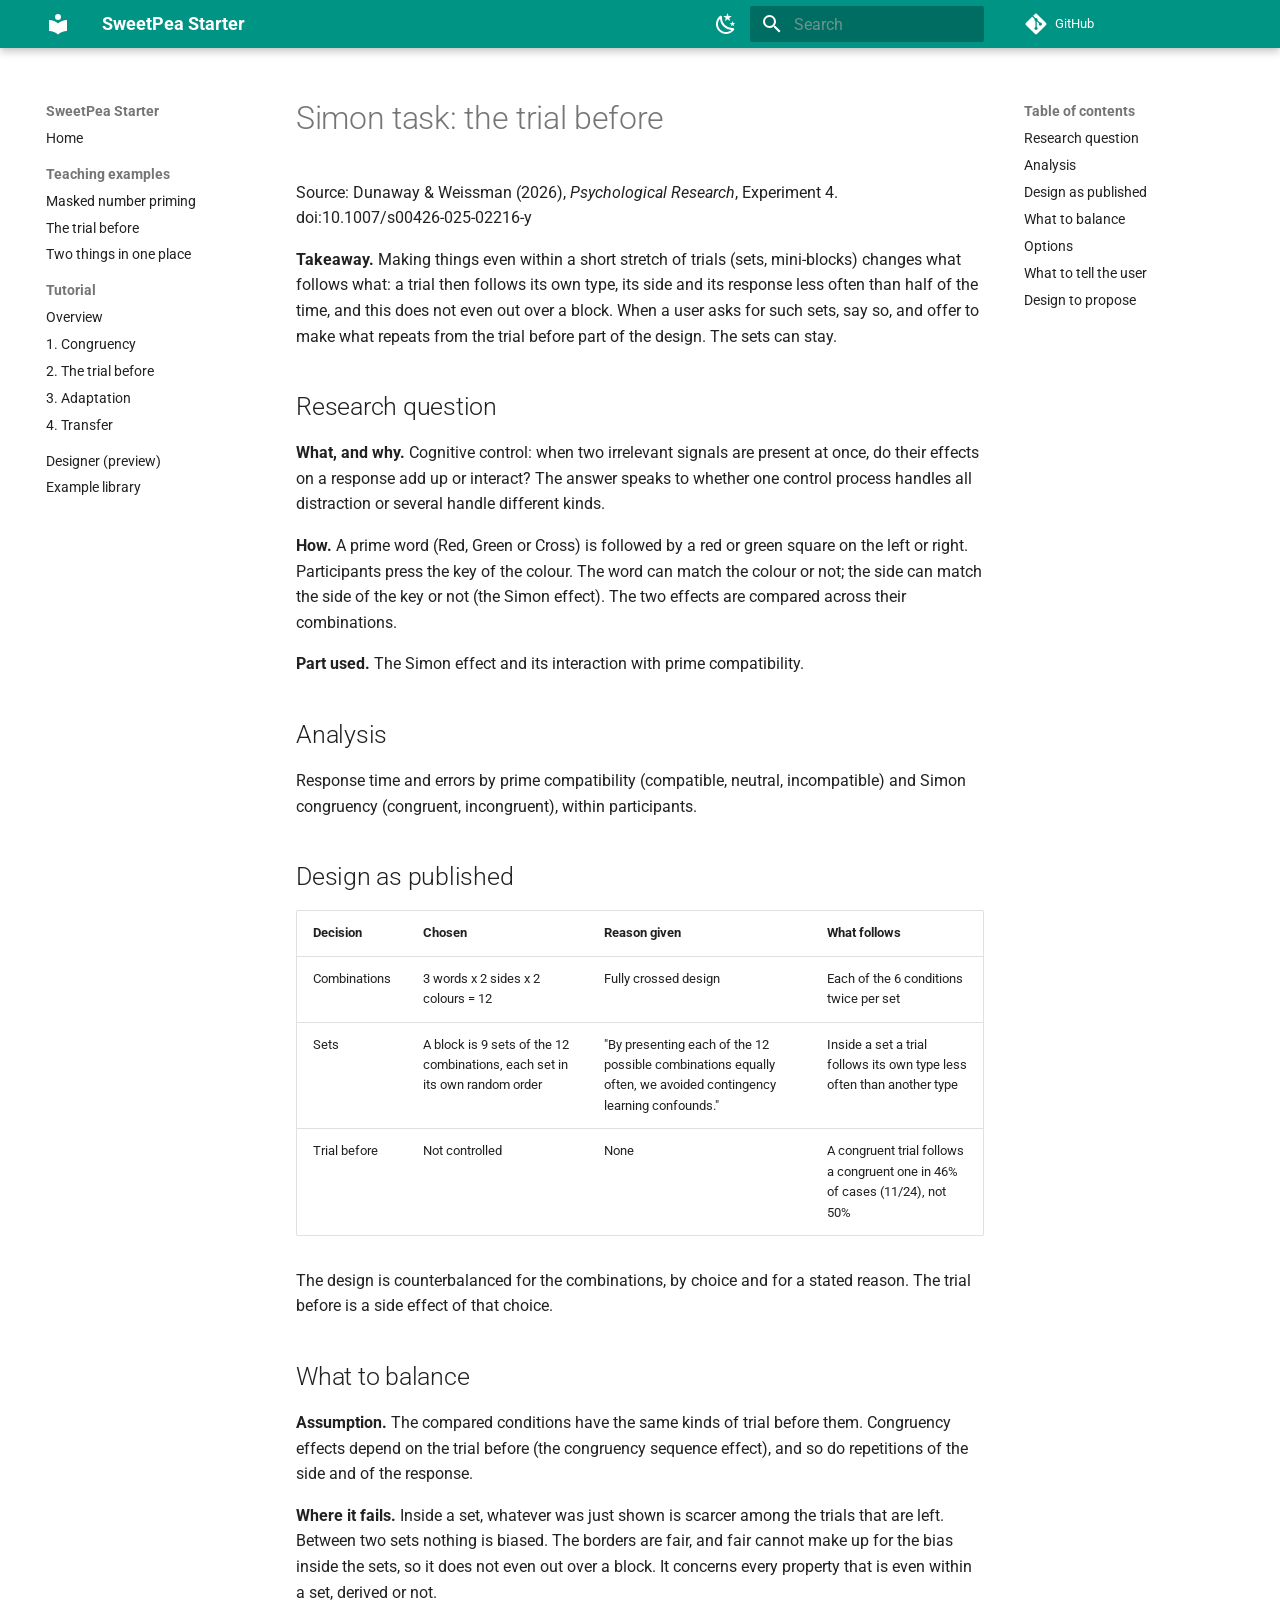
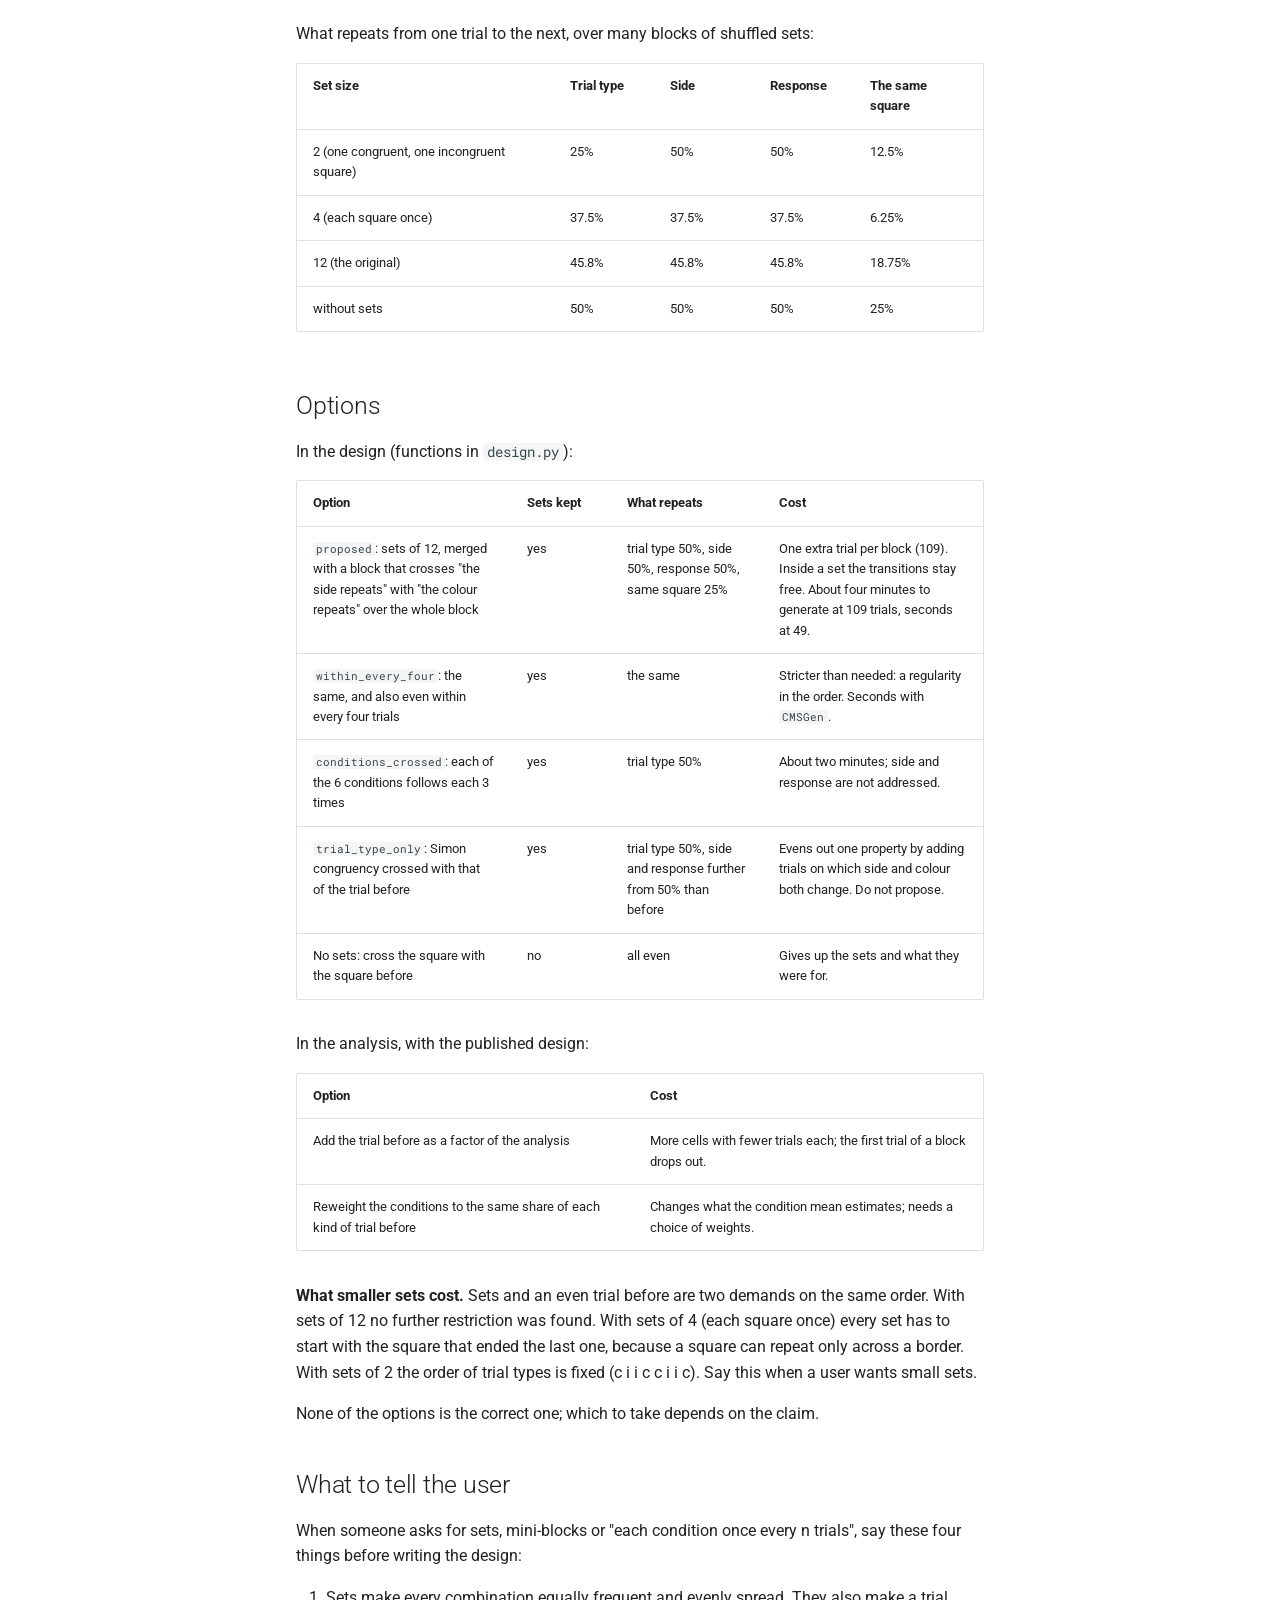
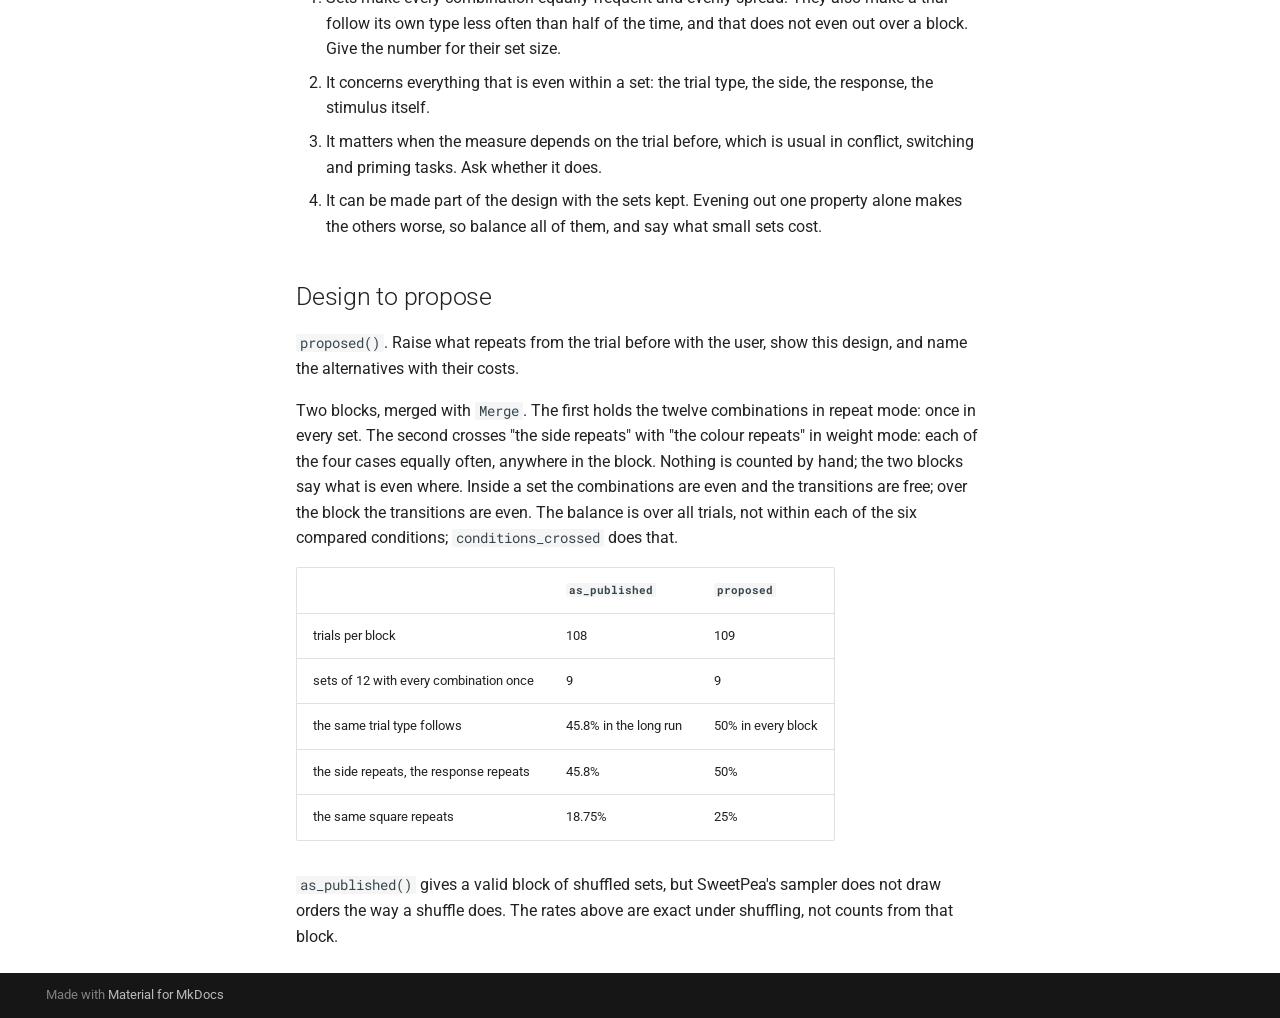
<file: library/simon_previous_trial/index.html>
<!doctype html>
<html lang="en" class="no-js">
  <head>
    
      <meta charset="utf-8">
      <meta name="viewport" content="width=device-width,initial-scale=1">
      
        <meta name="description" content="Design experiments with SweetPea together with an AI assistant">
      
      
      
        <link rel="canonical" href="https://younesstrittmatter.github.io/sweetpea-starter/library/simon_previous_trial/">
      
      
      
      
        
      
      
      <link rel="icon" href="../../assets/images/favicon.png">
      <meta name="generator" content="mkdocs-1.6.1, mkdocs-material-9.8.1">
    
    
      
        <title>Simon task: the trial before - SweetPea Starter</title>
      
    
    
      <link rel="stylesheet" href="../../assets/stylesheets/main.57a0d79d.min.css">
      
        
        <link rel="stylesheet" href="../../assets/stylesheets/palette.fb2fffe2.min.css">
      
      


    
    
      
    
    
      
        
        
        <link rel="preconnect" href="https://fonts.gstatic.com" crossorigin>
        <link rel="stylesheet" href="https://fonts.googleapis.com/css?family=Roboto:300,300i,400,400i,700,700i%7CRoboto+Mono:400,400i,700,700i&display=fallback">
        <style>:root{--md-text-font:"Roboto";--md-code-font:"Roboto Mono"}</style>
      
    
    
      <link rel="stylesheet" href="../../assets/demo.css">
    
    <script>__md_scope=new URL("../..",location),__md_hash=e=>[...e].reduce(((e,_)=>(e<<5)-e+_.charCodeAt(0)),0),__md_get=(e,_=localStorage,t=__md_scope)=>JSON.parse(_.getItem(t.pathname+"."+e)),__md_set=(e,_,t=localStorage,a=__md_scope)=>{try{t.setItem(a.pathname+"."+e,JSON.stringify(_))}catch(e){}}</script>
    
      

    
    
  </head>
  
  
    
    
      
    
    
    
    
    <body dir="ltr" data-md-color-scheme="default" data-md-color-primary="teal" data-md-color-accent="indigo">
  
    
    <input class="md-toggle" data-md-toggle="drawer" type="checkbox" id="__drawer" autocomplete="off">
    <input class="md-toggle" data-md-toggle="search" type="checkbox" id="__search" autocomplete="off">
    <label class="md-overlay" for="__drawer"></label>
    <div data-md-component="skip">
      
        
        <a href="#simon-task-the-trial-before" class="md-skip">
          Skip to content
        </a>
      
    </div>
    <div data-md-component="announce">
      
    </div>
    
    
      

  

<header class="md-header md-header--shadow" data-md-component="header">
  <nav class="md-header__inner md-grid" aria-label="Header">
    <a href="../.." title="SweetPea Starter" class="md-header__button md-logo" aria-label="SweetPea Starter" data-md-component="logo">
      
  
  <svg xmlns="http://www.w3.org/2000/svg" viewBox="0 0 24 24"><path d="M12 8a3 3 0 0 0 3-3 3 3 0 0 0-3-3 3 3 0 0 0-3 3 3 3 0 0 0 3 3m0 3.54C9.64 9.35 6.5 8 3 8v11c3.5 0 6.64 1.35 9 3.54 2.36-2.19 5.5-3.54 9-3.54V8c-3.5 0-6.64 1.35-9 3.54"/></svg>

    </a>
    <label class="md-header__button md-icon" for="__drawer">
      
      <svg xmlns="http://www.w3.org/2000/svg" viewBox="0 0 24 24"><path d="M3 6h18v2H3zm0 5h18v2H3zm0 5h18v2H3z"/></svg>
    </label>
    <div class="md-header__title" data-md-component="header-title">
      <div class="md-header__ellipsis">
        <div class="md-header__topic">
          <span class="md-ellipsis">
            SweetPea Starter
          </span>
        </div>
        <div class="md-header__topic" data-md-component="header-topic">
          <span class="md-ellipsis">
            
              Simon task: the trial before
            
          </span>
        </div>
      </div>
    </div>
    
      
        <form class="md-header__option" data-md-component="palette">
  
    
    
    
    <input class="md-option" data-md-color-media="(prefers-color-scheme: light)" data-md-color-scheme="default" data-md-color-primary="teal" data-md-color-accent="indigo"  aria-label="Dark mode"  type="radio" name="__palette" id="__palette_0">
    
      <label class="md-header__button md-icon" title="Dark mode" for="__palette_1" hidden>
        <svg xmlns="http://www.w3.org/2000/svg" viewBox="0 0 24 24"><path d="m17.75 4.09-2.53 1.94.91 3.06-2.63-1.81-2.63 1.81.91-3.06-2.53-1.94L12.44 4l1.06-3 1.06 3zm3.5 6.91-1.64 1.25.59 1.98-1.7-1.17-1.7 1.17.59-1.98L15.75 11l2.06-.05L18.5 9l.69 1.95zm-2.28 4.95c.83-.08 1.72 1.1 1.19 1.85-.32.45-.66.87-1.08 1.27C15.17 23 8.84 23 4.94 19.07c-3.91-3.9-3.91-10.24 0-14.14.4-.4.82-.76 1.27-1.08.75-.53 1.93.36 1.85 1.19-.27 2.86.69 5.83 2.89 8.02a9.96 9.96 0 0 0 8.02 2.89m-1.64 2.02a12.08 12.08 0 0 1-7.8-3.47c-2.17-2.19-3.33-5-3.49-7.82-2.81 3.14-2.7 7.96.31 10.98 3.02 3.01 7.84 3.12 10.98.31"/></svg>
      </label>
    
  
    
    
    
    <input class="md-option" data-md-color-media="(prefers-color-scheme: dark)" data-md-color-scheme="slate" data-md-color-primary="teal" data-md-color-accent="indigo"  aria-label="Light mode"  type="radio" name="__palette" id="__palette_1">
    
      <label class="md-header__button md-icon" title="Light mode" for="__palette_0" hidden>
        <svg xmlns="http://www.w3.org/2000/svg" viewBox="0 0 24 24"><path d="M12 7a5 5 0 0 1 5 5 5 5 0 0 1-5 5 5 5 0 0 1-5-5 5 5 0 0 1 5-5m0 2a3 3 0 0 0-3 3 3 3 0 0 0 3 3 3 3 0 0 0 3-3 3 3 0 0 0-3-3m0-7 2.39 3.42C13.65 5.15 12.84 5 12 5s-1.65.15-2.39.42zM3.34 7l4.16-.35A7.2 7.2 0 0 0 5.94 8.5c-.44.74-.69 1.5-.83 2.29zm.02 10 1.76-3.77a7.131 7.131 0 0 0 2.38 4.14zM20.65 7l-1.77 3.79a7.02 7.02 0 0 0-2.38-4.15zm-.01 10-4.14.36c.59-.51 1.12-1.14 1.54-1.86.42-.73.69-1.5.83-2.29zM12 22l-2.41-3.44c.74.27 1.55.44 2.41.44.82 0 1.63-.17 2.37-.44z"/></svg>
      </label>
    
  
</form>
      
    
    
      <script>var palette=__md_get("__palette");if(palette&&palette.color){if("(prefers-color-scheme)"===palette.color.media){var media=matchMedia("(prefers-color-scheme: light)"),input=document.querySelector(media.matches?"[data-md-color-media='(prefers-color-scheme: light)']":"[data-md-color-media='(prefers-color-scheme: dark)']");palette.color.media=input.getAttribute("data-md-color-media"),palette.color.scheme=input.getAttribute("data-md-color-scheme"),palette.color.primary=input.getAttribute("data-md-color-primary"),palette.color.accent=input.getAttribute("data-md-color-accent")}for(var[key,value]of Object.entries(palette.color))document.body.setAttribute("data-md-color-"+key,value)}</script>
    
    
    
      
      
        <label class="md-header__button md-icon" for="__search">
          
          <svg xmlns="http://www.w3.org/2000/svg" viewBox="0 0 24 24"><path d="M9.5 3A6.5 6.5 0 0 1 16 9.5c0 1.61-.59 3.09-1.56 4.23l.27.27h.79l5 5-1.5 1.5-5-5v-.79l-.27-.27A6.52 6.52 0 0 1 9.5 16 6.5 6.5 0 0 1 3 9.5 6.5 6.5 0 0 1 9.5 3m0 2C7 5 5 7 5 9.5S7 14 9.5 14 14 12 14 9.5 12 5 9.5 5"/></svg>
        </label>
        <div class="md-search" data-md-component="search" role="dialog">
  <label class="md-search__overlay" for="__search"></label>
  <div class="md-search__inner" role="search">
    <form class="md-search__form" name="search">
      <input type="text" class="md-search__input" name="query" aria-label="Search" placeholder="Search" autocapitalize="off" autocorrect="off" autocomplete="off" spellcheck="false" data-md-component="search-query" required>
      <label class="md-search__icon md-icon" for="__search">
        
        <svg xmlns="http://www.w3.org/2000/svg" viewBox="0 0 24 24"><path d="M9.5 3A6.5 6.5 0 0 1 16 9.5c0 1.61-.59 3.09-1.56 4.23l.27.27h.79l5 5-1.5 1.5-5-5v-.79l-.27-.27A6.52 6.52 0 0 1 9.5 16 6.5 6.5 0 0 1 3 9.5 6.5 6.5 0 0 1 9.5 3m0 2C7 5 5 7 5 9.5S7 14 9.5 14 14 12 14 9.5 12 5 9.5 5"/></svg>
        
        <svg xmlns="http://www.w3.org/2000/svg" viewBox="0 0 24 24"><path d="M20 11v2H8l5.5 5.5-1.42 1.42L4.16 12l7.92-7.92L13.5 5.5 8 11z"/></svg>
      </label>
      <nav class="md-search__options" aria-label="Search">
        
        <button type="reset" class="md-search__icon md-icon" title="Clear" aria-label="Clear" tabindex="-1">
          
          <svg xmlns="http://www.w3.org/2000/svg" viewBox="0 0 24 24"><path d="M19 6.41 17.59 5 12 10.59 6.41 5 5 6.41 10.59 12 5 17.59 6.41 19 12 13.41 17.59 19 19 17.59 13.41 12z"/></svg>
        </button>
      </nav>
      
    </form>
    <div class="md-search__output">
      <div class="md-search__scrollwrap" tabindex="0" data-md-scrollfix>
        <div class="md-search-result" data-md-component="search-result">
          <div class="md-search-result__meta">
            Initializing search
          </div>
          <ol class="md-search-result__list" role="presentation"></ol>
        </div>
      </div>
    </div>
  </div>
</div>
      
    
    
      <div class="md-header__source">
        <a href="https://github.com/younesStrittmatter/sweetpea-starter-template" title="Go to repository" class="md-source" data-md-component="source">
  <div class="md-source__icon md-icon">
    
    <svg xmlns="http://www.w3.org/2000/svg" viewBox="0 0 448 512"><!--! Font Awesome Free 7.1.0 by @fontawesome - https://fontawesome.com License - https://fontawesome.com/license/free (Icons: CC BY 4.0, Fonts: SIL OFL 1.1, Code: MIT License) Copyright 2025 Fonticons, Inc.--><path d="M439.6 236.1 244 40.5c-5.4-5.5-12.8-8.5-20.4-8.5s-15 3-20.4 8.4L162.5 81l51.5 51.5c27.1-9.1 52.7 16.8 43.4 43.7l49.7 49.7c34.2-11.8 61.2 31 35.5 56.7-26.5 26.5-70.2-2.9-56-37.3L240.3 199v121.9c25.3 12.5 22.3 41.8 9.1 55-6.4 6.4-15.2 10.1-24.3 10.1s-17.8-3.6-24.3-10.1c-17.6-17.6-11.1-46.9 11.2-56v-123c-20.8-8.5-24.6-30.7-18.6-45L142.6 101 8.5 235.1C3 240.6 0 247.9 0 255.5s3 15 8.5 20.4l195.6 195.7c5.4 5.4 12.7 8.4 20.4 8.4s15-3 20.4-8.4l194.7-194.7c5.4-5.4 8.4-12.8 8.4-20.4s-3-15-8.4-20.4"/></svg>
  </div>
  <div class="md-source__repository">
    GitHub
  </div>
</a>
      </div>
    
  </nav>
  
</header>
    
    <div class="md-container" data-md-component="container">
      
      
        
          
        
      
      <main class="md-main" data-md-component="main">
        <div class="md-main__inner md-grid">
          
            
              
              <div class="md-sidebar md-sidebar--primary" data-md-component="sidebar" data-md-type="navigation" >
                <div class="md-sidebar__scrollwrap">
                  <div class="md-sidebar__inner">
                    



<nav class="md-nav md-nav--primary" aria-label="Navigation" data-md-level="0">
  <label class="md-nav__title" for="__drawer">
    <a href="../.." title="SweetPea Starter" class="md-nav__button md-logo" aria-label="SweetPea Starter" data-md-component="logo">
      
  
  <svg xmlns="http://www.w3.org/2000/svg" viewBox="0 0 24 24"><path d="M12 8a3 3 0 0 0 3-3 3 3 0 0 0-3-3 3 3 0 0 0-3 3 3 3 0 0 0 3 3m0 3.54C9.64 9.35 6.5 8 3 8v11c3.5 0 6.64 1.35 9 3.54 2.36-2.19 5.5-3.54 9-3.54V8c-3.5 0-6.64 1.35-9 3.54"/></svg>

    </a>
    SweetPea Starter
  </label>
  
    <div class="md-nav__source">
      <a href="https://github.com/younesStrittmatter/sweetpea-starter-template" title="Go to repository" class="md-source" data-md-component="source">
  <div class="md-source__icon md-icon">
    
    <svg xmlns="http://www.w3.org/2000/svg" viewBox="0 0 448 512"><!--! Font Awesome Free 7.1.0 by @fontawesome - https://fontawesome.com License - https://fontawesome.com/license/free (Icons: CC BY 4.0, Fonts: SIL OFL 1.1, Code: MIT License) Copyright 2025 Fonticons, Inc.--><path d="M439.6 236.1 244 40.5c-5.4-5.5-12.8-8.5-20.4-8.5s-15 3-20.4 8.4L162.5 81l51.5 51.5c27.1-9.1 52.7 16.8 43.4 43.7l49.7 49.7c34.2-11.8 61.2 31 35.5 56.7-26.5 26.5-70.2-2.9-56-37.3L240.3 199v121.9c25.3 12.5 22.3 41.8 9.1 55-6.4 6.4-15.2 10.1-24.3 10.1s-17.8-3.6-24.3-10.1c-17.6-17.6-11.1-46.9 11.2-56v-123c-20.8-8.5-24.6-30.7-18.6-45L142.6 101 8.5 235.1C3 240.6 0 247.9 0 255.5s3 15 8.5 20.4l195.6 195.7c5.4 5.4 12.7 8.4 20.4 8.4s15-3 20.4-8.4l194.7-194.7c5.4-5.4 8.4-12.8 8.4-20.4s-3-15-8.4-20.4"/></svg>
  </div>
  <div class="md-source__repository">
    GitHub
  </div>
</a>
    </div>
  
  <ul class="md-nav__list" data-md-scrollfix>
    
      
      
  
  
  
  
    <li class="md-nav__item">
      <a href="../.." class="md-nav__link">
        
  
  
  <span class="md-ellipsis">
    
  
    Home
  

    
  </span>
  
  

      </a>
    </li>
  

    
      
      
  
  
  
  
    
    
    
    
      
        
        
      
    
    
    <li class="md-nav__item md-nav__item--section md-nav__item--nested">
      
        
        
        <input class="md-nav__toggle md-toggle " type="checkbox" id="__nav_2" >
        
          
          <label class="md-nav__link" for="__nav_2" id="__nav_2_label" tabindex="">
            
  
  
  <span class="md-ellipsis">
    
  
    Teaching examples
  

    
  </span>
  
  

            <span class="md-nav__icon md-icon"></span>
          </label>
        
        <nav class="md-nav" data-md-level="1" aria-labelledby="__nav_2_label" aria-expanded="false">
          <label class="md-nav__title" for="__nav_2">
            <span class="md-nav__icon md-icon"></span>
            
  
    Teaching examples
  

          </label>
          <ul class="md-nav__list" data-md-scrollfix>
            
              
                
  
  
  
  
    <li class="md-nav__item">
      <a href="../../teaching/masked_number_priming/" class="md-nav__link">
        
  
  
  <span class="md-ellipsis">
    
  
    Masked number priming
  

    
  </span>
  
  

      </a>
    </li>
  

              
            
              
                
  
  
  
  
    <li class="md-nav__item">
      <a href="../../teaching/simon_previous_trial/" class="md-nav__link">
        
  
  
  <span class="md-ellipsis">
    
  
    The trial before
  

    
  </span>
  
  

      </a>
    </li>
  

              
            
              
                
  
  
  
  
    <li class="md-nav__item">
      <a href="../../teaching/distractor_location/" class="md-nav__link">
        
  
  
  <span class="md-ellipsis">
    
  
    Two things in one place
  

    
  </span>
  
  

      </a>
    </li>
  

              
            
          </ul>
        </nav>
      
    </li>
  

    
      
      
  
  
  
  
    
    
    
    
      
        
        
      
    
    
    <li class="md-nav__item md-nav__item--section md-nav__item--nested">
      
        
        
        <input class="md-nav__toggle md-toggle " type="checkbox" id="__nav_3" >
        
          
          <label class="md-nav__link" for="__nav_3" id="__nav_3_label" tabindex="">
            
  
  
  <span class="md-ellipsis">
    
  
    Tutorial
  

    
  </span>
  
  

            <span class="md-nav__icon md-icon"></span>
          </label>
        
        <nav class="md-nav" data-md-level="1" aria-labelledby="__nav_3_label" aria-expanded="false">
          <label class="md-nav__title" for="__nav_3">
            <span class="md-nav__icon md-icon"></span>
            
  
    Tutorial
  

          </label>
          <ul class="md-nav__list" data-md-scrollfix>
            
              
                
  
  
  
  
    <li class="md-nav__item">
      <a href="../../tutorial/" class="md-nav__link">
        
  
  
  <span class="md-ellipsis">
    
  
    Overview
  

    
  </span>
  
  

      </a>
    </li>
  

              
            
              
                
  
  
  
  
    <li class="md-nav__item">
      <a href="../../tutorial/1_congruency/" class="md-nav__link">
        
  
  
  <span class="md-ellipsis">
    
  
    1. Congruency
  

    
  </span>
  
  

      </a>
    </li>
  

              
            
              
                
  
  
  
  
    <li class="md-nav__item">
      <a href="../../tutorial/2_sequence/" class="md-nav__link">
        
  
  
  <span class="md-ellipsis">
    
  
    2. The trial before
  

    
  </span>
  
  

      </a>
    </li>
  

              
            
              
                
  
  
  
  
    <li class="md-nav__item">
      <a href="../../tutorial/3_adaptation/" class="md-nav__link">
        
  
  
  <span class="md-ellipsis">
    
  
    3. Adaptation
  

    
  </span>
  
  

      </a>
    </li>
  

              
            
              
                
  
  
  
  
    <li class="md-nav__item">
      <a href="../../tutorial/4_transfer/" class="md-nav__link">
        
  
  
  <span class="md-ellipsis">
    
  
    4. Transfer
  

    
  </span>
  
  

      </a>
    </li>
  

              
            
          </ul>
        </nav>
      
    </li>
  

    
      
      
  
  
  
  
    <li class="md-nav__item">
      <a href="../../gui/" class="md-nav__link">
        
  
  
  <span class="md-ellipsis">
    
  
    Designer (preview)
  

    
  </span>
  
  

      </a>
    </li>
  

    
      
      
  
  
  
  
    <li class="md-nav__item">
      <a href="../" class="md-nav__link">
        
  
  
  <span class="md-ellipsis">
    
  
    Example library
  

    
  </span>
  
  

      </a>
    </li>
  

    
  </ul>
</nav>
                  </div>
                </div>
              </div>
            
            
              
              <div class="md-sidebar md-sidebar--secondary" data-md-component="sidebar" data-md-type="toc" >
                <div class="md-sidebar__scrollwrap">
                  <div class="md-sidebar__inner">
                    

<nav class="md-nav md-nav--secondary" aria-label="Table of contents">
  
  
  
    
  
  
    <label class="md-nav__title" for="__toc">
      <span class="md-nav__icon md-icon"></span>
      Table of contents
    </label>
    <ul class="md-nav__list" data-md-component="toc" data-md-scrollfix>
      
        <li class="md-nav__item">
  <a href="#research-question" class="md-nav__link">
    <span class="md-ellipsis">
      
        Research question
      
    </span>
  </a>
  
</li>
      
        <li class="md-nav__item">
  <a href="#analysis" class="md-nav__link">
    <span class="md-ellipsis">
      
        Analysis
      
    </span>
  </a>
  
</li>
      
        <li class="md-nav__item">
  <a href="#design-as-published" class="md-nav__link">
    <span class="md-ellipsis">
      
        Design as published
      
    </span>
  </a>
  
</li>
      
        <li class="md-nav__item">
  <a href="#what-to-balance" class="md-nav__link">
    <span class="md-ellipsis">
      
        What to balance
      
    </span>
  </a>
  
</li>
      
        <li class="md-nav__item">
  <a href="#options" class="md-nav__link">
    <span class="md-ellipsis">
      
        Options
      
    </span>
  </a>
  
</li>
      
        <li class="md-nav__item">
  <a href="#what-to-tell-the-user" class="md-nav__link">
    <span class="md-ellipsis">
      
        What to tell the user
      
    </span>
  </a>
  
</li>
      
        <li class="md-nav__item">
  <a href="#design-to-propose" class="md-nav__link">
    <span class="md-ellipsis">
      
        Design to propose
      
    </span>
  </a>
  
</li>
      
    </ul>
  
</nav>
                  </div>
                </div>
              </div>
            
          
          
            <div class="md-content" data-md-component="content">
              
              <article class="md-content__inner md-typeset">
                
                  


  
  


<h1 id="simon-task-the-trial-before">Simon task: the trial before</h1>
<p>Source: Dunaway &amp; Weissman (2026), <em>Psychological Research</em>, Experiment 4.
doi:10.1007/s00426-025-02216-y</p>
<p><strong>Takeaway.</strong> Making things even within a short stretch of trials (sets,
mini-blocks) changes what follows what: a trial then follows its own type, its
side and its response less often than half of the time, and this does not even
out over a block. When a user asks for such sets, say so, and offer to make
what repeats from the trial before part of the design. The sets can stay.</p>
<h2 id="research-question">Research question</h2>
<p><strong>What, and why.</strong> Cognitive control: when two irrelevant signals are present
at once, do their effects on a response add up or interact? The answer speaks
to whether one control process handles all distraction or several handle
different kinds.</p>
<p><strong>How.</strong> A prime word (Red, Green or Cross) is followed by a red or green
square on the left or right. Participants press the key of the colour. The
word can match the colour or not; the side can match the side of the key or
not (the Simon effect). The two effects are compared across their
combinations.</p>
<p><strong>Part used.</strong> The Simon effect and its interaction with prime compatibility.</p>
<h2 id="analysis">Analysis</h2>
<p>Response time and errors by prime compatibility (compatible, neutral,
incompatible) and Simon congruency (congruent, incongruent), within
participants.</p>
<h2 id="design-as-published">Design as published</h2>
<table>
<thead>
<tr>
<th>Decision</th>
<th>Chosen</th>
<th>Reason given</th>
<th>What follows</th>
</tr>
</thead>
<tbody>
<tr>
<td>Combinations</td>
<td>3 words x 2 sides x 2 colours = 12</td>
<td>Fully crossed design</td>
<td>Each of the 6 conditions twice per set</td>
</tr>
<tr>
<td>Sets</td>
<td>A block is 9 sets of the 12 combinations, each set in its own random order</td>
<td>"By presenting each of the 12 possible combinations equally often, we avoided contingency learning confounds."</td>
<td>Inside a set a trial follows its own type less often than another type</td>
</tr>
<tr>
<td>Trial before</td>
<td>Not controlled</td>
<td>None</td>
<td>A congruent trial follows a congruent one in 46% of cases (11/24), not 50%</td>
</tr>
</tbody>
</table>
<p>The design is counterbalanced for the combinations, by choice and for a stated
reason. The trial before is a side effect of that choice.</p>
<h2 id="what-to-balance">What to balance</h2>
<p><strong>Assumption.</strong> The compared conditions have the same kinds of trial before
them. Congruency effects depend on the trial before (the congruency sequence
effect), and so do repetitions of the side and of the response.</p>
<p><strong>Where it fails.</strong> Inside a set, whatever was just shown is scarcer among the
trials that are left. Between two sets nothing is biased. The borders are
fair, and fair cannot make up for the bias inside the sets, so it does not
even out over a block. It concerns every property that is even within a set,
derived or not.</p>
<p>What repeats from one trial to the next, over many blocks of shuffled sets:</p>
<table>
<thead>
<tr>
<th>Set size</th>
<th>Trial type</th>
<th>Side</th>
<th>Response</th>
<th>The same square</th>
</tr>
</thead>
<tbody>
<tr>
<td>2 (one congruent, one incongruent square)</td>
<td>25%</td>
<td>50%</td>
<td>50%</td>
<td>12.5%</td>
</tr>
<tr>
<td>4 (each square once)</td>
<td>37.5%</td>
<td>37.5%</td>
<td>37.5%</td>
<td>6.25%</td>
</tr>
<tr>
<td>12 (the original)</td>
<td>45.8%</td>
<td>45.8%</td>
<td>45.8%</td>
<td>18.75%</td>
</tr>
<tr>
<td>without sets</td>
<td>50%</td>
<td>50%</td>
<td>50%</td>
<td>25%</td>
</tr>
</tbody>
</table>
<h2 id="options">Options</h2>
<p>In the design (functions in <code>design.py</code>):</p>
<table>
<thead>
<tr>
<th>Option</th>
<th>Sets kept</th>
<th>What repeats</th>
<th>Cost</th>
</tr>
</thead>
<tbody>
<tr>
<td><code>proposed</code>: sets of 12, merged with a block that crosses "the side repeats" with "the colour repeats" over the whole block</td>
<td>yes</td>
<td>trial type 50%, side 50%, response 50%, same square 25%</td>
<td>One extra trial per block (109). Inside a set the transitions stay free. About four minutes to generate at 109 trials, seconds at 49.</td>
</tr>
<tr>
<td><code>within_every_four</code>: the same, and also even within every four trials</td>
<td>yes</td>
<td>the same</td>
<td>Stricter than needed: a regularity in the order. Seconds with <code>CMSGen</code>.</td>
</tr>
<tr>
<td><code>conditions_crossed</code>: each of the 6 conditions follows each 3 times</td>
<td>yes</td>
<td>trial type 50%</td>
<td>About two minutes; side and response are not addressed.</td>
</tr>
<tr>
<td><code>trial_type_only</code>: Simon congruency crossed with that of the trial before</td>
<td>yes</td>
<td>trial type 50%, side and response further from 50% than before</td>
<td>Evens out one property by adding trials on which side and colour both change. Do not propose.</td>
</tr>
<tr>
<td>No sets: cross the square with the square before</td>
<td>no</td>
<td>all even</td>
<td>Gives up the sets and what they were for.</td>
</tr>
</tbody>
</table>
<p>In the analysis, with the published design:</p>
<table>
<thead>
<tr>
<th>Option</th>
<th>Cost</th>
</tr>
</thead>
<tbody>
<tr>
<td>Add the trial before as a factor of the analysis</td>
<td>More cells with fewer trials each; the first trial of a block drops out.</td>
</tr>
<tr>
<td>Reweight the conditions to the same share of each kind of trial before</td>
<td>Changes what the condition mean estimates; needs a choice of weights.</td>
</tr>
</tbody>
</table>
<p><strong>What smaller sets cost.</strong> Sets and an even trial before are two demands on
the same order. With sets of 12 no further restriction was found. With sets of
4 (each square once) every set has to start with the square that ended the
last one, because a square can repeat only across a border. With sets of 2 the
order of trial types is fixed (c i i c c i i c). Say this when a user wants
small sets.</p>
<p>None of the options is the correct one; which to take depends on the claim.</p>
<h2 id="what-to-tell-the-user">What to tell the user</h2>
<p>When someone asks for sets, mini-blocks or "each condition once every n
trials", say these four things before writing the design:</p>
<ol>
<li>Sets make every combination equally frequent and evenly spread. They also
   make a trial follow its own type less often than half of the time, and that
   does not even out over a block. Give the number for their set size.</li>
<li>It concerns everything that is even within a set: the trial type, the side,
   the response, the stimulus itself.</li>
<li>It matters when the measure depends on the trial before, which is usual in
   conflict, switching and priming tasks. Ask whether it does.</li>
<li>It can be made part of the design with the sets kept. Evening out one
   property alone makes the others worse, so balance all of them, and say what
   small sets cost.</li>
</ol>
<h2 id="design-to-propose">Design to propose</h2>
<p><code>proposed()</code>. Raise what repeats from the trial before with the user, show
this design, and name the alternatives with their costs.</p>
<p>Two blocks, merged with <code>Merge</code>. The first holds the twelve combinations in
repeat mode: once in every set. The second crosses "the side repeats" with
"the colour repeats" in weight mode: each of the four cases equally often,
anywhere in the block. Nothing is counted by hand; the two blocks say what
is even where. Inside a set the combinations are even and the transitions
are free; over the block the transitions are even. The balance is over all
trials, not within each of the six compared conditions; <code>conditions_crossed</code>
does that.</p>
<table>
<thead>
<tr>
<th></th>
<th><code>as_published</code></th>
<th><code>proposed</code></th>
</tr>
</thead>
<tbody>
<tr>
<td>trials per block</td>
<td>108</td>
<td>109</td>
</tr>
<tr>
<td>sets of 12 with every combination once</td>
<td>9</td>
<td>9</td>
</tr>
<tr>
<td>the same trial type follows</td>
<td>45.8% in the long run</td>
<td>50% in every block</td>
</tr>
<tr>
<td>the side repeats, the response repeats</td>
<td>45.8%</td>
<td>50%</td>
</tr>
<tr>
<td>the same square repeats</td>
<td>18.75%</td>
<td>25%</td>
</tr>
</tbody>
</table>
<p><code>as_published()</code> gives a valid block of shuffled sets, but SweetPea's sampler
does not draw orders the way a shuffle does. The rates above are exact under
shuffling, not counts from that block.</p>












                
              </article>
            </div>
          
          
<script>var target=document.getElementById(location.hash.slice(1));target&&target.name&&(target.checked=target.name.startsWith("__tabbed_"))</script>
        </div>
        
      </main>
      
        <footer class="md-footer">
  
  <div class="md-footer-meta md-typeset">
    <div class="md-footer-meta__inner md-grid">
      <div class="md-copyright">
  
  
    Made with
    <a href="https://squidfunk.github.io/mkdocs-material/" target="_blank" rel="noopener">
      Material for MkDocs
    </a>
  
</div>
      
    </div>
  </div>
</footer>
      
    </div>
    <div class="md-dialog" data-md-component="dialog">
      <div class="md-dialog__inner md-typeset"></div>
    </div>
    
    
    
      
      
      <script id="__config" type="application/json">{"annotate": null, "base": "../..", "features": ["navigation.sections", "content.code.copy"], "search": "../../assets/javascripts/workers/search.a7633da7.min.js", "tags": null, "translations": {"clipboard.copied": "Copied to clipboard", "clipboard.copy": "Copy to clipboard", "search.result.more.one": "1 more on this page", "search.result.more.other": "# more on this page", "search.result.none": "No matching documents", "search.result.one": "1 matching document", "search.result.other": "# matching documents", "search.result.placeholder": "Type to start searching", "search.result.term.missing": "Missing", "select.version": "Select version"}, "version": null}</script>
    
    
      <script src="../../assets/javascripts/bundle.a5f9d56c.min.js"></script>
      
        <script src="../../assets/demo.js"></script>
      
        <script src="../../assets/simon.js"></script>
      
        <script src="../../assets/distractor.js"></script>
      
        <script src="../../assets/stroop.js"></script>
      
        <script src="../../assets/site.js"></script>
      
    
  </body>
</html>
</file>
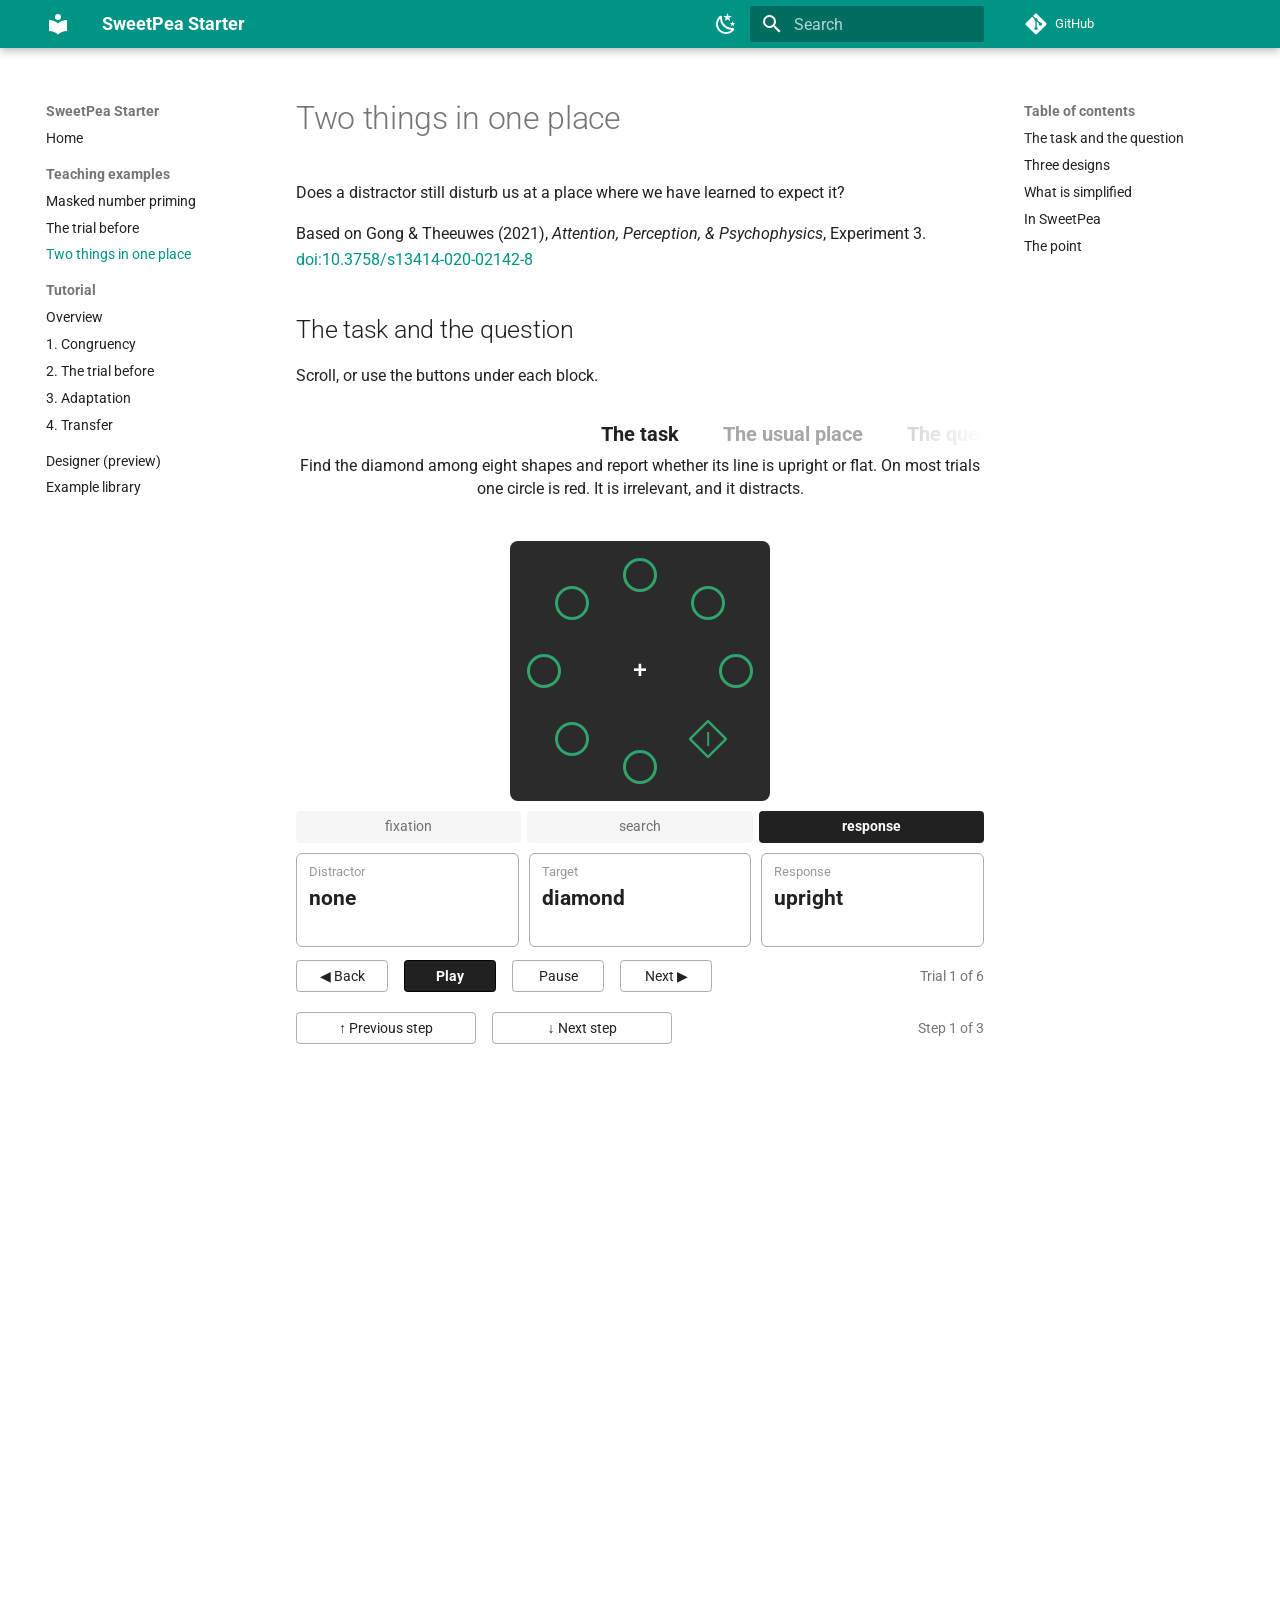
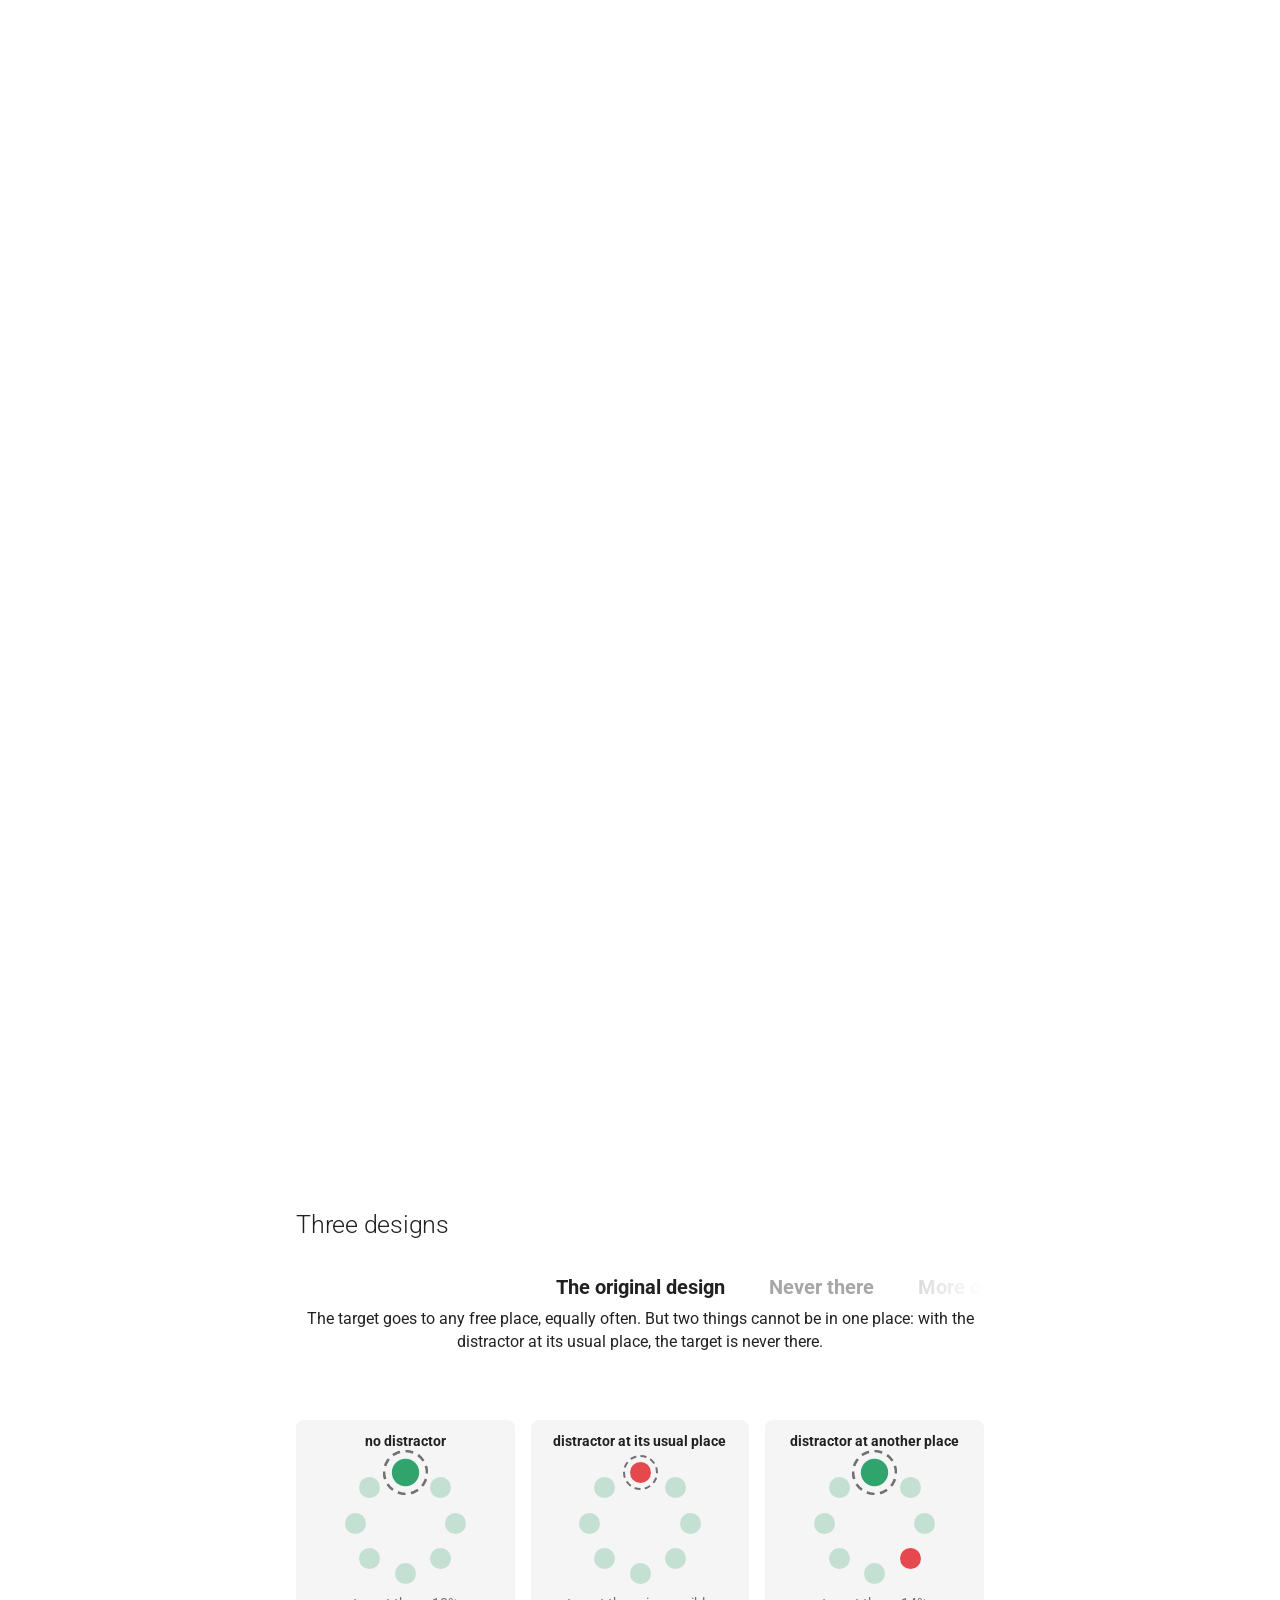
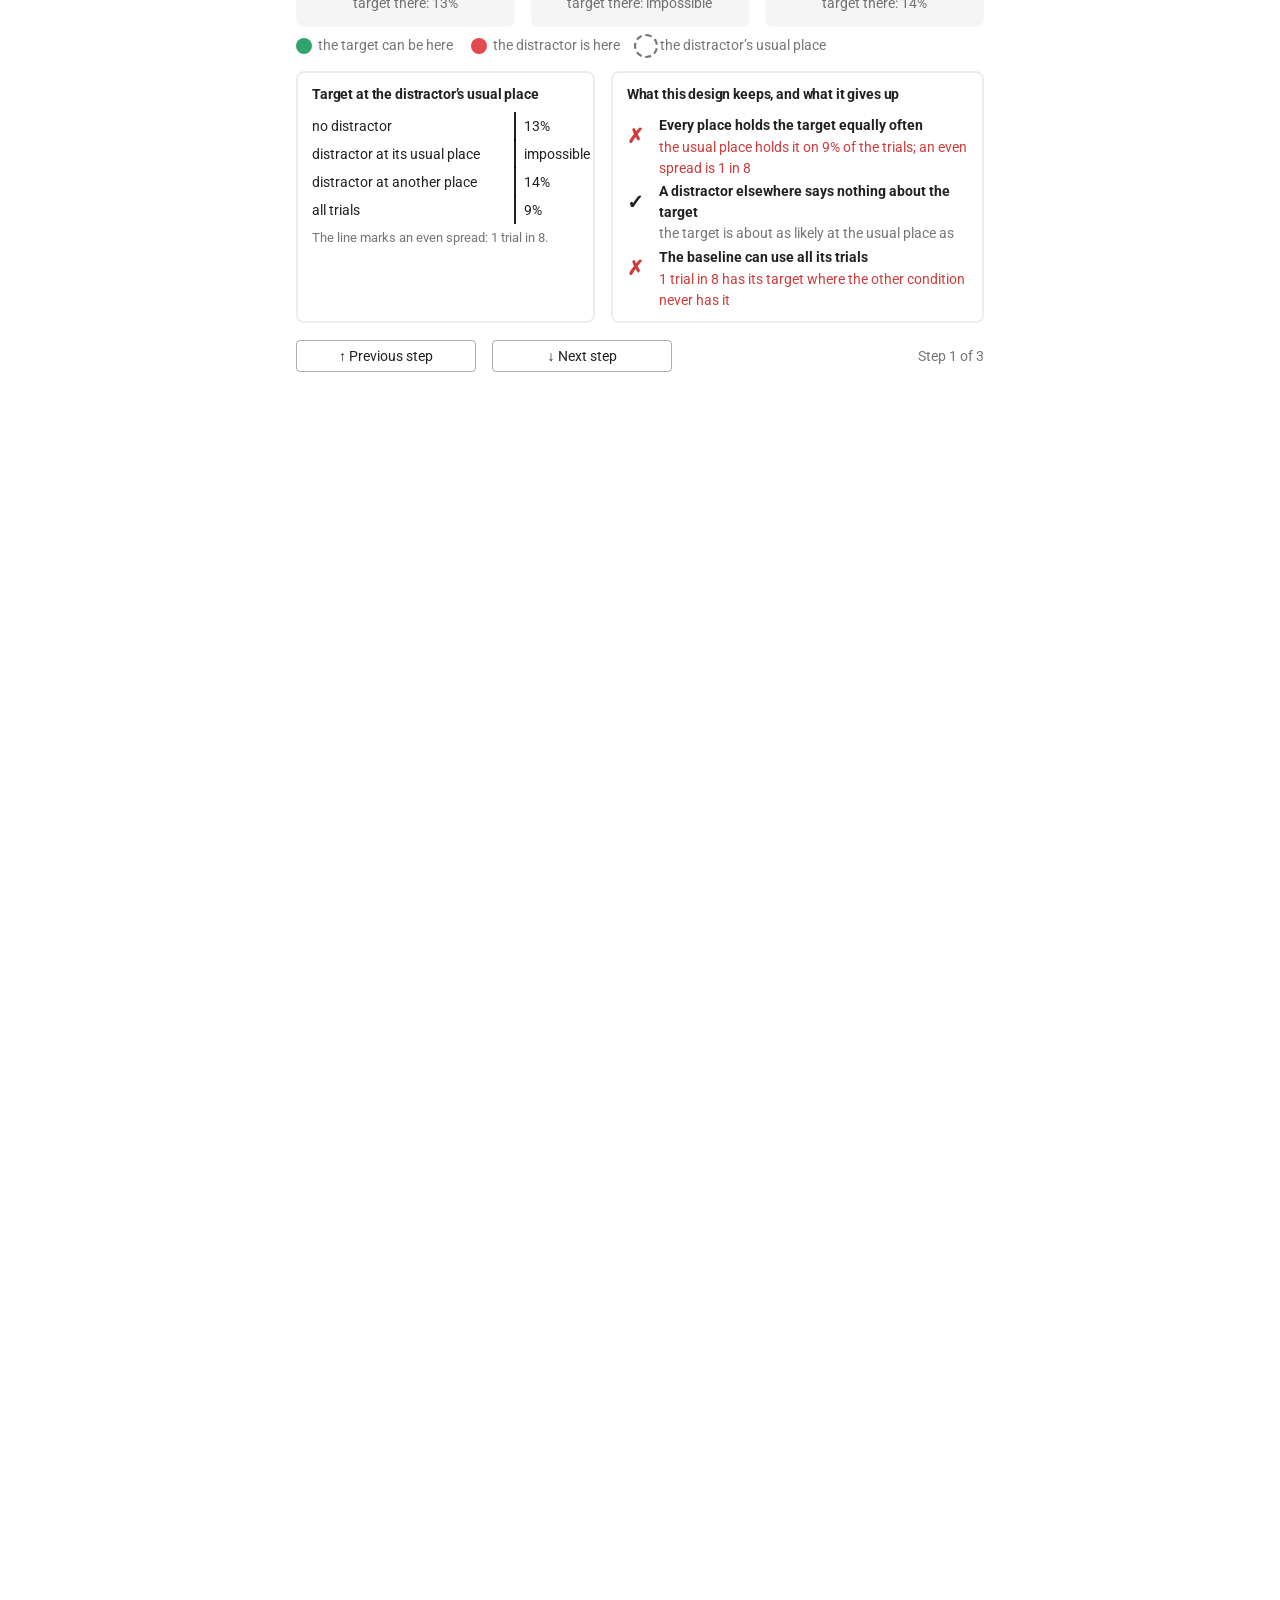
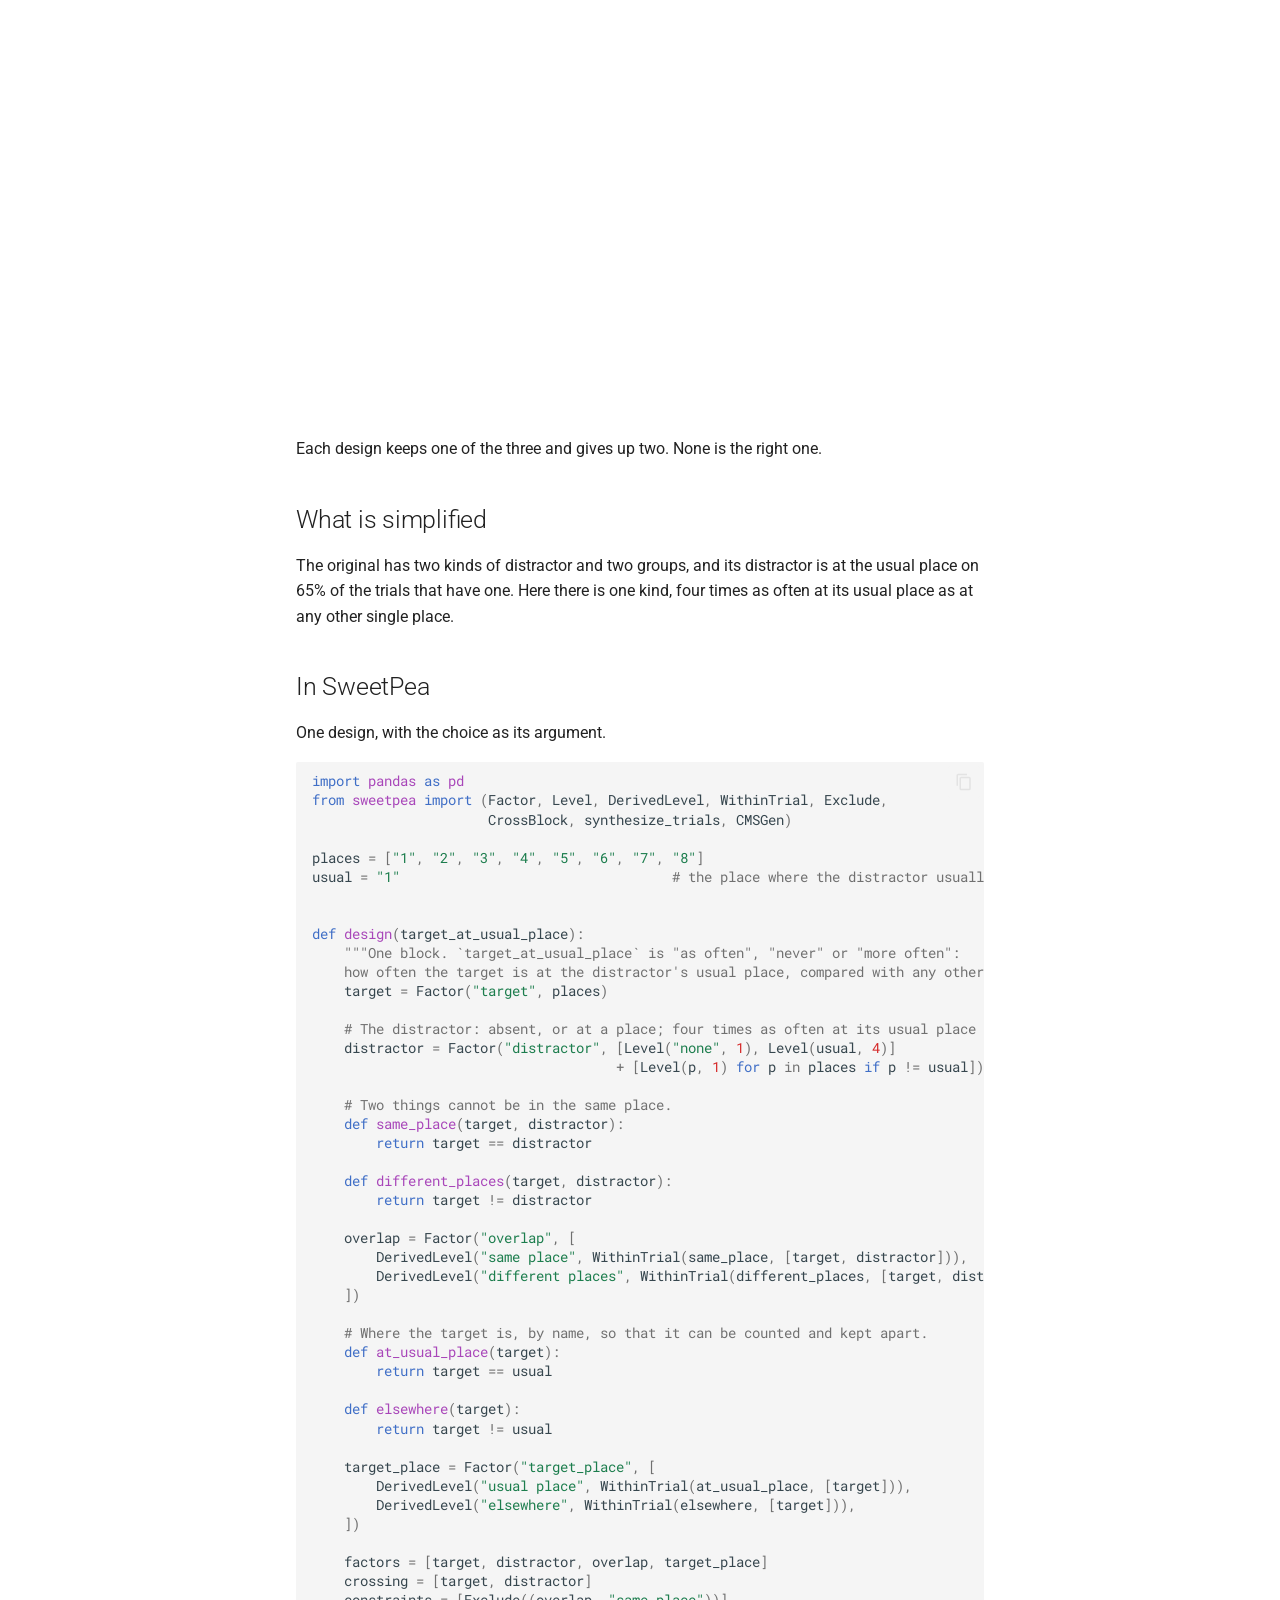
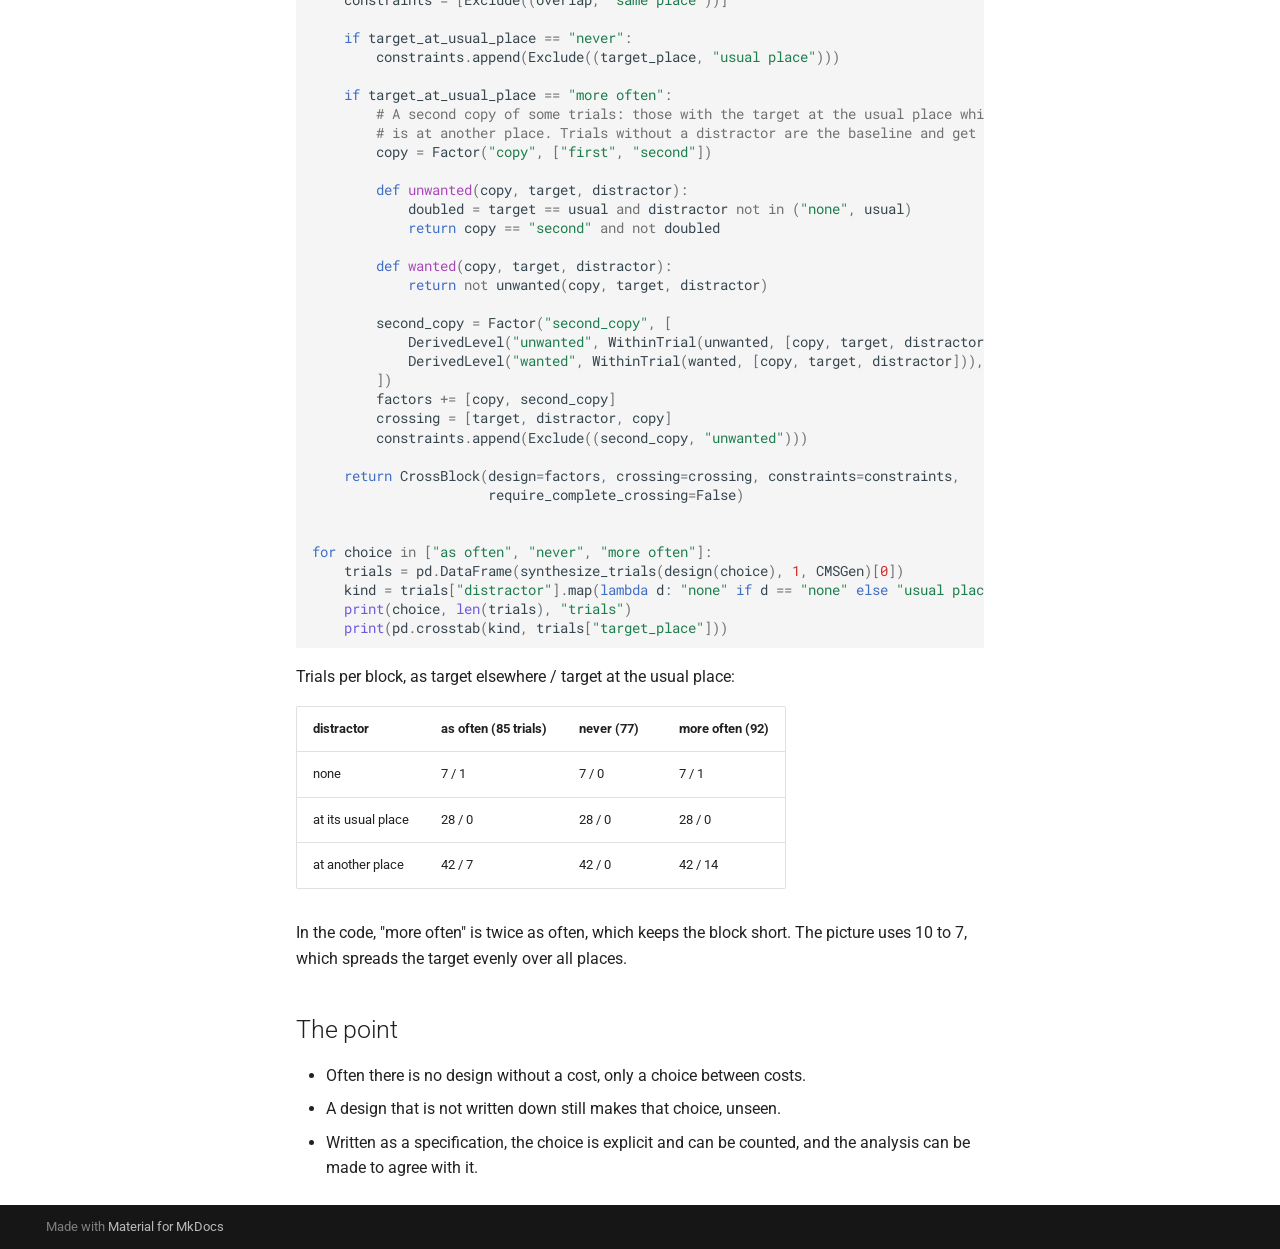
<file: teaching/distractor_location/index.html>
<!doctype html>
<html lang="en" class="no-js">
  <head>
    
      <meta charset="utf-8">
      <meta name="viewport" content="width=device-width,initial-scale=1">
      
        <meta name="description" content="Design experiments with SweetPea together with an AI assistant">
      
      
      
        <link rel="canonical" href="https://younesstrittmatter.github.io/sweetpea-starter/teaching/distractor_location/">
      
      
        <link rel="prev" href="../simon_previous_trial/">
      
      
        <link rel="next" href="../../tutorial/">
      
      
        
      
      
      <link rel="icon" href="../../assets/images/favicon.png">
      <meta name="generator" content="mkdocs-1.6.1, mkdocs-material-9.8.1">
    
    
      
        <title>Two things in one place - SweetPea Starter</title>
      
    
    
      <link rel="stylesheet" href="../../assets/stylesheets/main.57a0d79d.min.css">
      
        
        <link rel="stylesheet" href="../../assets/stylesheets/palette.fb2fffe2.min.css">
      
      


    
    
      
    
    
      
        
        
        <link rel="preconnect" href="https://fonts.gstatic.com" crossorigin>
        <link rel="stylesheet" href="https://fonts.googleapis.com/css?family=Roboto:300,300i,400,400i,700,700i%7CRoboto+Mono:400,400i,700,700i&display=fallback">
        <style>:root{--md-text-font:"Roboto";--md-code-font:"Roboto Mono"}</style>
      
    
    
      <link rel="stylesheet" href="../../assets/demo.css">
    
    <script>__md_scope=new URL("../..",location),__md_hash=e=>[...e].reduce(((e,_)=>(e<<5)-e+_.charCodeAt(0)),0),__md_get=(e,_=localStorage,t=__md_scope)=>JSON.parse(_.getItem(t.pathname+"."+e)),__md_set=(e,_,t=localStorage,a=__md_scope)=>{try{t.setItem(a.pathname+"."+e,JSON.stringify(_))}catch(e){}}</script>
    
      

    
    
  </head>
  
  
    
    
      
    
    
    
    
    <body dir="ltr" data-md-color-scheme="default" data-md-color-primary="teal" data-md-color-accent="indigo">
  
    
    <input class="md-toggle" data-md-toggle="drawer" type="checkbox" id="__drawer" autocomplete="off">
    <input class="md-toggle" data-md-toggle="search" type="checkbox" id="__search" autocomplete="off">
    <label class="md-overlay" for="__drawer"></label>
    <div data-md-component="skip">
      
        
        <a href="#two-things-in-one-place" class="md-skip">
          Skip to content
        </a>
      
    </div>
    <div data-md-component="announce">
      
    </div>
    
    
      

  

<header class="md-header md-header--shadow" data-md-component="header">
  <nav class="md-header__inner md-grid" aria-label="Header">
    <a href="../.." title="SweetPea Starter" class="md-header__button md-logo" aria-label="SweetPea Starter" data-md-component="logo">
      
  
  <svg xmlns="http://www.w3.org/2000/svg" viewBox="0 0 24 24"><path d="M12 8a3 3 0 0 0 3-3 3 3 0 0 0-3-3 3 3 0 0 0-3 3 3 3 0 0 0 3 3m0 3.54C9.64 9.35 6.5 8 3 8v11c3.5 0 6.64 1.35 9 3.54 2.36-2.19 5.5-3.54 9-3.54V8c-3.5 0-6.64 1.35-9 3.54"/></svg>

    </a>
    <label class="md-header__button md-icon" for="__drawer">
      
      <svg xmlns="http://www.w3.org/2000/svg" viewBox="0 0 24 24"><path d="M3 6h18v2H3zm0 5h18v2H3zm0 5h18v2H3z"/></svg>
    </label>
    <div class="md-header__title" data-md-component="header-title">
      <div class="md-header__ellipsis">
        <div class="md-header__topic">
          <span class="md-ellipsis">
            SweetPea Starter
          </span>
        </div>
        <div class="md-header__topic" data-md-component="header-topic">
          <span class="md-ellipsis">
            
              Two things in one place
            
          </span>
        </div>
      </div>
    </div>
    
      
        <form class="md-header__option" data-md-component="palette">
  
    
    
    
    <input class="md-option" data-md-color-media="(prefers-color-scheme: light)" data-md-color-scheme="default" data-md-color-primary="teal" data-md-color-accent="indigo"  aria-label="Dark mode"  type="radio" name="__palette" id="__palette_0">
    
      <label class="md-header__button md-icon" title="Dark mode" for="__palette_1" hidden>
        <svg xmlns="http://www.w3.org/2000/svg" viewBox="0 0 24 24"><path d="m17.75 4.09-2.53 1.94.91 3.06-2.63-1.81-2.63 1.81.91-3.06-2.53-1.94L12.44 4l1.06-3 1.06 3zm3.5 6.91-1.64 1.25.59 1.98-1.7-1.17-1.7 1.17.59-1.98L15.75 11l2.06-.05L18.5 9l.69 1.95zm-2.28 4.95c.83-.08 1.72 1.1 1.19 1.85-.32.45-.66.87-1.08 1.27C15.17 23 8.84 23 4.94 19.07c-3.91-3.9-3.91-10.24 0-14.14.4-.4.82-.76 1.27-1.08.75-.53 1.93.36 1.85 1.19-.27 2.86.69 5.83 2.89 8.02a9.96 9.96 0 0 0 8.02 2.89m-1.64 2.02a12.08 12.08 0 0 1-7.8-3.47c-2.17-2.19-3.33-5-3.49-7.82-2.81 3.14-2.7 7.96.31 10.98 3.02 3.01 7.84 3.12 10.98.31"/></svg>
      </label>
    
  
    
    
    
    <input class="md-option" data-md-color-media="(prefers-color-scheme: dark)" data-md-color-scheme="slate" data-md-color-primary="teal" data-md-color-accent="indigo"  aria-label="Light mode"  type="radio" name="__palette" id="__palette_1">
    
      <label class="md-header__button md-icon" title="Light mode" for="__palette_0" hidden>
        <svg xmlns="http://www.w3.org/2000/svg" viewBox="0 0 24 24"><path d="M12 7a5 5 0 0 1 5 5 5 5 0 0 1-5 5 5 5 0 0 1-5-5 5 5 0 0 1 5-5m0 2a3 3 0 0 0-3 3 3 3 0 0 0 3 3 3 3 0 0 0 3-3 3 3 0 0 0-3-3m0-7 2.39 3.42C13.65 5.15 12.84 5 12 5s-1.65.15-2.39.42zM3.34 7l4.16-.35A7.2 7.2 0 0 0 5.94 8.5c-.44.74-.69 1.5-.83 2.29zm.02 10 1.76-3.77a7.131 7.131 0 0 0 2.38 4.14zM20.65 7l-1.77 3.79a7.02 7.02 0 0 0-2.38-4.15zm-.01 10-4.14.36c.59-.51 1.12-1.14 1.54-1.86.42-.73.69-1.5.83-2.29zM12 22l-2.41-3.44c.74.27 1.55.44 2.41.44.82 0 1.63-.17 2.37-.44z"/></svg>
      </label>
    
  
</form>
      
    
    
      <script>var palette=__md_get("__palette");if(palette&&palette.color){if("(prefers-color-scheme)"===palette.color.media){var media=matchMedia("(prefers-color-scheme: light)"),input=document.querySelector(media.matches?"[data-md-color-media='(prefers-color-scheme: light)']":"[data-md-color-media='(prefers-color-scheme: dark)']");palette.color.media=input.getAttribute("data-md-color-media"),palette.color.scheme=input.getAttribute("data-md-color-scheme"),palette.color.primary=input.getAttribute("data-md-color-primary"),palette.color.accent=input.getAttribute("data-md-color-accent")}for(var[key,value]of Object.entries(palette.color))document.body.setAttribute("data-md-color-"+key,value)}</script>
    
    
    
      
      
        <label class="md-header__button md-icon" for="__search">
          
          <svg xmlns="http://www.w3.org/2000/svg" viewBox="0 0 24 24"><path d="M9.5 3A6.5 6.5 0 0 1 16 9.5c0 1.61-.59 3.09-1.56 4.23l.27.27h.79l5 5-1.5 1.5-5-5v-.79l-.27-.27A6.52 6.52 0 0 1 9.5 16 6.5 6.5 0 0 1 3 9.5 6.5 6.5 0 0 1 9.5 3m0 2C7 5 5 7 5 9.5S7 14 9.5 14 14 12 14 9.5 12 5 9.5 5"/></svg>
        </label>
        <div class="md-search" data-md-component="search" role="dialog">
  <label class="md-search__overlay" for="__search"></label>
  <div class="md-search__inner" role="search">
    <form class="md-search__form" name="search">
      <input type="text" class="md-search__input" name="query" aria-label="Search" placeholder="Search" autocapitalize="off" autocorrect="off" autocomplete="off" spellcheck="false" data-md-component="search-query" required>
      <label class="md-search__icon md-icon" for="__search">
        
        <svg xmlns="http://www.w3.org/2000/svg" viewBox="0 0 24 24"><path d="M9.5 3A6.5 6.5 0 0 1 16 9.5c0 1.61-.59 3.09-1.56 4.23l.27.27h.79l5 5-1.5 1.5-5-5v-.79l-.27-.27A6.52 6.52 0 0 1 9.5 16 6.5 6.5 0 0 1 3 9.5 6.5 6.5 0 0 1 9.5 3m0 2C7 5 5 7 5 9.5S7 14 9.5 14 14 12 14 9.5 12 5 9.5 5"/></svg>
        
        <svg xmlns="http://www.w3.org/2000/svg" viewBox="0 0 24 24"><path d="M20 11v2H8l5.5 5.5-1.42 1.42L4.16 12l7.92-7.92L13.5 5.5 8 11z"/></svg>
      </label>
      <nav class="md-search__options" aria-label="Search">
        
        <button type="reset" class="md-search__icon md-icon" title="Clear" aria-label="Clear" tabindex="-1">
          
          <svg xmlns="http://www.w3.org/2000/svg" viewBox="0 0 24 24"><path d="M19 6.41 17.59 5 12 10.59 6.41 5 5 6.41 10.59 12 5 17.59 6.41 19 12 13.41 17.59 19 19 17.59 13.41 12z"/></svg>
        </button>
      </nav>
      
    </form>
    <div class="md-search__output">
      <div class="md-search__scrollwrap" tabindex="0" data-md-scrollfix>
        <div class="md-search-result" data-md-component="search-result">
          <div class="md-search-result__meta">
            Initializing search
          </div>
          <ol class="md-search-result__list" role="presentation"></ol>
        </div>
      </div>
    </div>
  </div>
</div>
      
    
    
      <div class="md-header__source">
        <a href="https://github.com/younesStrittmatter/sweetpea-starter-template" title="Go to repository" class="md-source" data-md-component="source">
  <div class="md-source__icon md-icon">
    
    <svg xmlns="http://www.w3.org/2000/svg" viewBox="0 0 448 512"><!--! Font Awesome Free 7.1.0 by @fontawesome - https://fontawesome.com License - https://fontawesome.com/license/free (Icons: CC BY 4.0, Fonts: SIL OFL 1.1, Code: MIT License) Copyright 2025 Fonticons, Inc.--><path d="M439.6 236.1 244 40.5c-5.4-5.5-12.8-8.5-20.4-8.5s-15 3-20.4 8.4L162.5 81l51.5 51.5c27.1-9.1 52.7 16.8 43.4 43.7l49.7 49.7c34.2-11.8 61.2 31 35.5 56.7-26.5 26.5-70.2-2.9-56-37.3L240.3 199v121.9c25.3 12.5 22.3 41.8 9.1 55-6.4 6.4-15.2 10.1-24.3 10.1s-17.8-3.6-24.3-10.1c-17.6-17.6-11.1-46.9 11.2-56v-123c-20.8-8.5-24.6-30.7-18.6-45L142.6 101 8.5 235.1C3 240.6 0 247.9 0 255.5s3 15 8.5 20.4l195.6 195.7c5.4 5.4 12.7 8.4 20.4 8.4s15-3 20.4-8.4l194.7-194.7c5.4-5.4 8.4-12.8 8.4-20.4s-3-15-8.4-20.4"/></svg>
  </div>
  <div class="md-source__repository">
    GitHub
  </div>
</a>
      </div>
    
  </nav>
  
</header>
    
    <div class="md-container" data-md-component="container">
      
      
        
          
        
      
      <main class="md-main" data-md-component="main">
        <div class="md-main__inner md-grid">
          
            
              
              <div class="md-sidebar md-sidebar--primary" data-md-component="sidebar" data-md-type="navigation" >
                <div class="md-sidebar__scrollwrap">
                  <div class="md-sidebar__inner">
                    



<nav class="md-nav md-nav--primary" aria-label="Navigation" data-md-level="0">
  <label class="md-nav__title" for="__drawer">
    <a href="../.." title="SweetPea Starter" class="md-nav__button md-logo" aria-label="SweetPea Starter" data-md-component="logo">
      
  
  <svg xmlns="http://www.w3.org/2000/svg" viewBox="0 0 24 24"><path d="M12 8a3 3 0 0 0 3-3 3 3 0 0 0-3-3 3 3 0 0 0-3 3 3 3 0 0 0 3 3m0 3.54C9.64 9.35 6.5 8 3 8v11c3.5 0 6.64 1.35 9 3.54 2.36-2.19 5.5-3.54 9-3.54V8c-3.5 0-6.64 1.35-9 3.54"/></svg>

    </a>
    SweetPea Starter
  </label>
  
    <div class="md-nav__source">
      <a href="https://github.com/younesStrittmatter/sweetpea-starter-template" title="Go to repository" class="md-source" data-md-component="source">
  <div class="md-source__icon md-icon">
    
    <svg xmlns="http://www.w3.org/2000/svg" viewBox="0 0 448 512"><!--! Font Awesome Free 7.1.0 by @fontawesome - https://fontawesome.com License - https://fontawesome.com/license/free (Icons: CC BY 4.0, Fonts: SIL OFL 1.1, Code: MIT License) Copyright 2025 Fonticons, Inc.--><path d="M439.6 236.1 244 40.5c-5.4-5.5-12.8-8.5-20.4-8.5s-15 3-20.4 8.4L162.5 81l51.5 51.5c27.1-9.1 52.7 16.8 43.4 43.7l49.7 49.7c34.2-11.8 61.2 31 35.5 56.7-26.5 26.5-70.2-2.9-56-37.3L240.3 199v121.9c25.3 12.5 22.3 41.8 9.1 55-6.4 6.4-15.2 10.1-24.3 10.1s-17.8-3.6-24.3-10.1c-17.6-17.6-11.1-46.9 11.2-56v-123c-20.8-8.5-24.6-30.7-18.6-45L142.6 101 8.5 235.1C3 240.6 0 247.9 0 255.5s3 15 8.5 20.4l195.6 195.7c5.4 5.4 12.7 8.4 20.4 8.4s15-3 20.4-8.4l194.7-194.7c5.4-5.4 8.4-12.8 8.4-20.4s-3-15-8.4-20.4"/></svg>
  </div>
  <div class="md-source__repository">
    GitHub
  </div>
</a>
    </div>
  
  <ul class="md-nav__list" data-md-scrollfix>
    
      
      
  
  
  
  
    <li class="md-nav__item">
      <a href="../.." class="md-nav__link">
        
  
  
  <span class="md-ellipsis">
    
  
    Home
  

    
  </span>
  
  

      </a>
    </li>
  

    
      
      
  
  
    
  
  
  
    
    
    
    
      
        
        
      
    
    
    <li class="md-nav__item md-nav__item--active md-nav__item--section md-nav__item--nested">
      
        
        
        <input class="md-nav__toggle md-toggle " type="checkbox" id="__nav_2" checked>
        
          
          <label class="md-nav__link" for="__nav_2" id="__nav_2_label" tabindex="">
            
  
  
  <span class="md-ellipsis">
    
  
    Teaching examples
  

    
  </span>
  
  

            <span class="md-nav__icon md-icon"></span>
          </label>
        
        <nav class="md-nav" data-md-level="1" aria-labelledby="__nav_2_label" aria-expanded="true">
          <label class="md-nav__title" for="__nav_2">
            <span class="md-nav__icon md-icon"></span>
            
  
    Teaching examples
  

          </label>
          <ul class="md-nav__list" data-md-scrollfix>
            
              
                
  
  
  
  
    <li class="md-nav__item">
      <a href="../masked_number_priming/" class="md-nav__link">
        
  
  
  <span class="md-ellipsis">
    
  
    Masked number priming
  

    
  </span>
  
  

      </a>
    </li>
  

              
            
              
                
  
  
  
  
    <li class="md-nav__item">
      <a href="../simon_previous_trial/" class="md-nav__link">
        
  
  
  <span class="md-ellipsis">
    
  
    The trial before
  

    
  </span>
  
  

      </a>
    </li>
  

              
            
              
                
  
  
    
  
  
  
    <li class="md-nav__item md-nav__item--active">
      
      <input class="md-nav__toggle md-toggle" type="checkbox" id="__toc">
      
      
        
      
      
        <label class="md-nav__link md-nav__link--active" for="__toc">
          
  
  
  <span class="md-ellipsis">
    
  
    Two things in one place
  

    
  </span>
  
  

          <span class="md-nav__icon md-icon"></span>
        </label>
      
      <a href="./" class="md-nav__link md-nav__link--active">
        
  
  
  <span class="md-ellipsis">
    
  
    Two things in one place
  

    
  </span>
  
  

      </a>
      
        

<nav class="md-nav md-nav--secondary" aria-label="Table of contents">
  
  
  
    
  
  
    <label class="md-nav__title" for="__toc">
      <span class="md-nav__icon md-icon"></span>
      Table of contents
    </label>
    <ul class="md-nav__list" data-md-component="toc" data-md-scrollfix>
      
        <li class="md-nav__item">
  <a href="#the-task-and-the-question" class="md-nav__link">
    <span class="md-ellipsis">
      
        The task and the question
      
    </span>
  </a>
  
</li>
      
        <li class="md-nav__item">
  <a href="#three-designs" class="md-nav__link">
    <span class="md-ellipsis">
      
        Three designs
      
    </span>
  </a>
  
</li>
      
        <li class="md-nav__item">
  <a href="#what-is-simplified" class="md-nav__link">
    <span class="md-ellipsis">
      
        What is simplified
      
    </span>
  </a>
  
</li>
      
        <li class="md-nav__item">
  <a href="#in-sweetpea" class="md-nav__link">
    <span class="md-ellipsis">
      
        In SweetPea
      
    </span>
  </a>
  
</li>
      
        <li class="md-nav__item">
  <a href="#the-point" class="md-nav__link">
    <span class="md-ellipsis">
      
        The point
      
    </span>
  </a>
  
</li>
      
    </ul>
  
</nav>
      
    </li>
  

              
            
          </ul>
        </nav>
      
    </li>
  

    
      
      
  
  
  
  
    
    
    
    
      
        
        
      
    
    
    <li class="md-nav__item md-nav__item--section md-nav__item--nested">
      
        
        
        <input class="md-nav__toggle md-toggle " type="checkbox" id="__nav_3" >
        
          
          <label class="md-nav__link" for="__nav_3" id="__nav_3_label" tabindex="">
            
  
  
  <span class="md-ellipsis">
    
  
    Tutorial
  

    
  </span>
  
  

            <span class="md-nav__icon md-icon"></span>
          </label>
        
        <nav class="md-nav" data-md-level="1" aria-labelledby="__nav_3_label" aria-expanded="false">
          <label class="md-nav__title" for="__nav_3">
            <span class="md-nav__icon md-icon"></span>
            
  
    Tutorial
  

          </label>
          <ul class="md-nav__list" data-md-scrollfix>
            
              
                
  
  
  
  
    <li class="md-nav__item">
      <a href="../../tutorial/" class="md-nav__link">
        
  
  
  <span class="md-ellipsis">
    
  
    Overview
  

    
  </span>
  
  

      </a>
    </li>
  

              
            
              
                
  
  
  
  
    <li class="md-nav__item">
      <a href="../../tutorial/1_congruency/" class="md-nav__link">
        
  
  
  <span class="md-ellipsis">
    
  
    1. Congruency
  

    
  </span>
  
  

      </a>
    </li>
  

              
            
              
                
  
  
  
  
    <li class="md-nav__item">
      <a href="../../tutorial/2_sequence/" class="md-nav__link">
        
  
  
  <span class="md-ellipsis">
    
  
    2. The trial before
  

    
  </span>
  
  

      </a>
    </li>
  

              
            
              
                
  
  
  
  
    <li class="md-nav__item">
      <a href="../../tutorial/3_adaptation/" class="md-nav__link">
        
  
  
  <span class="md-ellipsis">
    
  
    3. Adaptation
  

    
  </span>
  
  

      </a>
    </li>
  

              
            
              
                
  
  
  
  
    <li class="md-nav__item">
      <a href="../../tutorial/4_transfer/" class="md-nav__link">
        
  
  
  <span class="md-ellipsis">
    
  
    4. Transfer
  

    
  </span>
  
  

      </a>
    </li>
  

              
            
          </ul>
        </nav>
      
    </li>
  

    
      
      
  
  
  
  
    <li class="md-nav__item">
      <a href="../../gui/" class="md-nav__link">
        
  
  
  <span class="md-ellipsis">
    
  
    Designer (preview)
  

    
  </span>
  
  

      </a>
    </li>
  

    
      
      
  
  
  
  
    <li class="md-nav__item">
      <a href="../../library/" class="md-nav__link">
        
  
  
  <span class="md-ellipsis">
    
  
    Example library
  

    
  </span>
  
  

      </a>
    </li>
  

    
  </ul>
</nav>
                  </div>
                </div>
              </div>
            
            
              
              <div class="md-sidebar md-sidebar--secondary" data-md-component="sidebar" data-md-type="toc" >
                <div class="md-sidebar__scrollwrap">
                  <div class="md-sidebar__inner">
                    

<nav class="md-nav md-nav--secondary" aria-label="Table of contents">
  
  
  
    
  
  
    <label class="md-nav__title" for="__toc">
      <span class="md-nav__icon md-icon"></span>
      Table of contents
    </label>
    <ul class="md-nav__list" data-md-component="toc" data-md-scrollfix>
      
        <li class="md-nav__item">
  <a href="#the-task-and-the-question" class="md-nav__link">
    <span class="md-ellipsis">
      
        The task and the question
      
    </span>
  </a>
  
</li>
      
        <li class="md-nav__item">
  <a href="#three-designs" class="md-nav__link">
    <span class="md-ellipsis">
      
        Three designs
      
    </span>
  </a>
  
</li>
      
        <li class="md-nav__item">
  <a href="#what-is-simplified" class="md-nav__link">
    <span class="md-ellipsis">
      
        What is simplified
      
    </span>
  </a>
  
</li>
      
        <li class="md-nav__item">
  <a href="#in-sweetpea" class="md-nav__link">
    <span class="md-ellipsis">
      
        In SweetPea
      
    </span>
  </a>
  
</li>
      
        <li class="md-nav__item">
  <a href="#the-point" class="md-nav__link">
    <span class="md-ellipsis">
      
        The point
      
    </span>
  </a>
  
</li>
      
    </ul>
  
</nav>
                  </div>
                </div>
              </div>
            
          
          
            <div class="md-content" data-md-component="content">
              
              <article class="md-content__inner md-typeset">
                
                  


  
  


<h1 id="two-things-in-one-place">Two things in one place</h1>
<p>Does a distractor still disturb us at a place where we have learned to expect
it?</p>
<p>Based on Gong &amp; Theeuwes (2021), <em>Attention, Perception, &amp; Psychophysics</em>,
Experiment 3. <a href="https://doi.org/10.3758/s13414-020-02142-8">doi:10.3758/s13414-020-02142-8</a></p>
<h2 id="the-task-and-the-question">The task and the question</h2>
<p>Scroll, or use the buttons under each block.</p>
<div class="dl-intro"></div>

<h2 id="three-designs">Three designs</h2>
<div class="dl-story"></div>

<p>Each design keeps one of the three and gives up two. None is the right one.</p>
<h2 id="what-is-simplified">What is simplified</h2>
<p>The original has two kinds of distractor and two groups, and its distractor is
at the usual place on 65% of the trials that have one. Here there is one kind,
four times as often at its usual place as at any other single place.</p>
<h2 id="in-sweetpea">In SweetPea</h2>
<p>One design, with the choice as its argument.</p>
<div class="highlight"><pre><span></span><code><span class="kn">import</span><span class="w"> </span><span class="nn">pandas</span><span class="w"> </span><span class="k">as</span><span class="w"> </span><span class="nn">pd</span>
<span class="kn">from</span><span class="w"> </span><span class="nn">sweetpea</span><span class="w"> </span><span class="kn">import</span> <span class="p">(</span><span class="n">Factor</span><span class="p">,</span> <span class="n">Level</span><span class="p">,</span> <span class="n">DerivedLevel</span><span class="p">,</span> <span class="n">WithinTrial</span><span class="p">,</span> <span class="n">Exclude</span><span class="p">,</span>
                      <span class="n">CrossBlock</span><span class="p">,</span> <span class="n">synthesize_trials</span><span class="p">,</span> <span class="n">CMSGen</span><span class="p">)</span>

<span class="n">places</span> <span class="o">=</span> <span class="p">[</span><span class="s2">"1"</span><span class="p">,</span> <span class="s2">"2"</span><span class="p">,</span> <span class="s2">"3"</span><span class="p">,</span> <span class="s2">"4"</span><span class="p">,</span> <span class="s2">"5"</span><span class="p">,</span> <span class="s2">"6"</span><span class="p">,</span> <span class="s2">"7"</span><span class="p">,</span> <span class="s2">"8"</span><span class="p">]</span>
<span class="n">usual</span> <span class="o">=</span> <span class="s2">"1"</span>                                  <span class="c1"># the place where the distractor usually is</span>


<span class="k">def</span><span class="w"> </span><span class="nf">design</span><span class="p">(</span><span class="n">target_at_usual_place</span><span class="p">):</span>
<span class="w">    </span><span class="sd">"""One block. `target_at_usual_place` is "as often", "never" or "more often":</span>
<span class="sd">    how often the target is at the distractor's usual place, compared with any other free place."""</span>
    <span class="n">target</span> <span class="o">=</span> <span class="n">Factor</span><span class="p">(</span><span class="s2">"target"</span><span class="p">,</span> <span class="n">places</span><span class="p">)</span>

    <span class="c1"># The distractor: absent, or at a place; four times as often at its usual place as at any other.</span>
    <span class="n">distractor</span> <span class="o">=</span> <span class="n">Factor</span><span class="p">(</span><span class="s2">"distractor"</span><span class="p">,</span> <span class="p">[</span><span class="n">Level</span><span class="p">(</span><span class="s2">"none"</span><span class="p">,</span> <span class="mi">1</span><span class="p">),</span> <span class="n">Level</span><span class="p">(</span><span class="n">usual</span><span class="p">,</span> <span class="mi">4</span><span class="p">)]</span>
                                      <span class="o">+</span> <span class="p">[</span><span class="n">Level</span><span class="p">(</span><span class="n">p</span><span class="p">,</span> <span class="mi">1</span><span class="p">)</span> <span class="k">for</span> <span class="n">p</span> <span class="ow">in</span> <span class="n">places</span> <span class="k">if</span> <span class="n">p</span> <span class="o">!=</span> <span class="n">usual</span><span class="p">])</span>

    <span class="c1"># Two things cannot be in the same place.</span>
    <span class="k">def</span><span class="w"> </span><span class="nf">same_place</span><span class="p">(</span><span class="n">target</span><span class="p">,</span> <span class="n">distractor</span><span class="p">):</span>
        <span class="k">return</span> <span class="n">target</span> <span class="o">==</span> <span class="n">distractor</span>

    <span class="k">def</span><span class="w"> </span><span class="nf">different_places</span><span class="p">(</span><span class="n">target</span><span class="p">,</span> <span class="n">distractor</span><span class="p">):</span>
        <span class="k">return</span> <span class="n">target</span> <span class="o">!=</span> <span class="n">distractor</span>

    <span class="n">overlap</span> <span class="o">=</span> <span class="n">Factor</span><span class="p">(</span><span class="s2">"overlap"</span><span class="p">,</span> <span class="p">[</span>
        <span class="n">DerivedLevel</span><span class="p">(</span><span class="s2">"same place"</span><span class="p">,</span> <span class="n">WithinTrial</span><span class="p">(</span><span class="n">same_place</span><span class="p">,</span> <span class="p">[</span><span class="n">target</span><span class="p">,</span> <span class="n">distractor</span><span class="p">])),</span>
        <span class="n">DerivedLevel</span><span class="p">(</span><span class="s2">"different places"</span><span class="p">,</span> <span class="n">WithinTrial</span><span class="p">(</span><span class="n">different_places</span><span class="p">,</span> <span class="p">[</span><span class="n">target</span><span class="p">,</span> <span class="n">distractor</span><span class="p">])),</span>
    <span class="p">])</span>

    <span class="c1"># Where the target is, by name, so that it can be counted and kept apart.</span>
    <span class="k">def</span><span class="w"> </span><span class="nf">at_usual_place</span><span class="p">(</span><span class="n">target</span><span class="p">):</span>
        <span class="k">return</span> <span class="n">target</span> <span class="o">==</span> <span class="n">usual</span>

    <span class="k">def</span><span class="w"> </span><span class="nf">elsewhere</span><span class="p">(</span><span class="n">target</span><span class="p">):</span>
        <span class="k">return</span> <span class="n">target</span> <span class="o">!=</span> <span class="n">usual</span>

    <span class="n">target_place</span> <span class="o">=</span> <span class="n">Factor</span><span class="p">(</span><span class="s2">"target_place"</span><span class="p">,</span> <span class="p">[</span>
        <span class="n">DerivedLevel</span><span class="p">(</span><span class="s2">"usual place"</span><span class="p">,</span> <span class="n">WithinTrial</span><span class="p">(</span><span class="n">at_usual_place</span><span class="p">,</span> <span class="p">[</span><span class="n">target</span><span class="p">])),</span>
        <span class="n">DerivedLevel</span><span class="p">(</span><span class="s2">"elsewhere"</span><span class="p">,</span> <span class="n">WithinTrial</span><span class="p">(</span><span class="n">elsewhere</span><span class="p">,</span> <span class="p">[</span><span class="n">target</span><span class="p">])),</span>
    <span class="p">])</span>

    <span class="n">factors</span> <span class="o">=</span> <span class="p">[</span><span class="n">target</span><span class="p">,</span> <span class="n">distractor</span><span class="p">,</span> <span class="n">overlap</span><span class="p">,</span> <span class="n">target_place</span><span class="p">]</span>
    <span class="n">crossing</span> <span class="o">=</span> <span class="p">[</span><span class="n">target</span><span class="p">,</span> <span class="n">distractor</span><span class="p">]</span>
    <span class="n">constraints</span> <span class="o">=</span> <span class="p">[</span><span class="n">Exclude</span><span class="p">((</span><span class="n">overlap</span><span class="p">,</span> <span class="s2">"same place"</span><span class="p">))]</span>

    <span class="k">if</span> <span class="n">target_at_usual_place</span> <span class="o">==</span> <span class="s2">"never"</span><span class="p">:</span>
        <span class="n">constraints</span><span class="o">.</span><span class="n">append</span><span class="p">(</span><span class="n">Exclude</span><span class="p">((</span><span class="n">target_place</span><span class="p">,</span> <span class="s2">"usual place"</span><span class="p">)))</span>

    <span class="k">if</span> <span class="n">target_at_usual_place</span> <span class="o">==</span> <span class="s2">"more often"</span><span class="p">:</span>
        <span class="c1"># A second copy of some trials: those with the target at the usual place while the distractor</span>
        <span class="c1"># is at another place. Trials without a distractor are the baseline and get no second copy.</span>
        <span class="n">copy</span> <span class="o">=</span> <span class="n">Factor</span><span class="p">(</span><span class="s2">"copy"</span><span class="p">,</span> <span class="p">[</span><span class="s2">"first"</span><span class="p">,</span> <span class="s2">"second"</span><span class="p">])</span>

        <span class="k">def</span><span class="w"> </span><span class="nf">unwanted</span><span class="p">(</span><span class="n">copy</span><span class="p">,</span> <span class="n">target</span><span class="p">,</span> <span class="n">distractor</span><span class="p">):</span>
            <span class="n">doubled</span> <span class="o">=</span> <span class="n">target</span> <span class="o">==</span> <span class="n">usual</span> <span class="ow">and</span> <span class="n">distractor</span> <span class="ow">not</span> <span class="ow">in</span> <span class="p">(</span><span class="s2">"none"</span><span class="p">,</span> <span class="n">usual</span><span class="p">)</span>
            <span class="k">return</span> <span class="n">copy</span> <span class="o">==</span> <span class="s2">"second"</span> <span class="ow">and</span> <span class="ow">not</span> <span class="n">doubled</span>

        <span class="k">def</span><span class="w"> </span><span class="nf">wanted</span><span class="p">(</span><span class="n">copy</span><span class="p">,</span> <span class="n">target</span><span class="p">,</span> <span class="n">distractor</span><span class="p">):</span>
            <span class="k">return</span> <span class="ow">not</span> <span class="n">unwanted</span><span class="p">(</span><span class="n">copy</span><span class="p">,</span> <span class="n">target</span><span class="p">,</span> <span class="n">distractor</span><span class="p">)</span>

        <span class="n">second_copy</span> <span class="o">=</span> <span class="n">Factor</span><span class="p">(</span><span class="s2">"second_copy"</span><span class="p">,</span> <span class="p">[</span>
            <span class="n">DerivedLevel</span><span class="p">(</span><span class="s2">"unwanted"</span><span class="p">,</span> <span class="n">WithinTrial</span><span class="p">(</span><span class="n">unwanted</span><span class="p">,</span> <span class="p">[</span><span class="n">copy</span><span class="p">,</span> <span class="n">target</span><span class="p">,</span> <span class="n">distractor</span><span class="p">])),</span>
            <span class="n">DerivedLevel</span><span class="p">(</span><span class="s2">"wanted"</span><span class="p">,</span> <span class="n">WithinTrial</span><span class="p">(</span><span class="n">wanted</span><span class="p">,</span> <span class="p">[</span><span class="n">copy</span><span class="p">,</span> <span class="n">target</span><span class="p">,</span> <span class="n">distractor</span><span class="p">])),</span>
        <span class="p">])</span>
        <span class="n">factors</span> <span class="o">+=</span> <span class="p">[</span><span class="n">copy</span><span class="p">,</span> <span class="n">second_copy</span><span class="p">]</span>
        <span class="n">crossing</span> <span class="o">=</span> <span class="p">[</span><span class="n">target</span><span class="p">,</span> <span class="n">distractor</span><span class="p">,</span> <span class="n">copy</span><span class="p">]</span>
        <span class="n">constraints</span><span class="o">.</span><span class="n">append</span><span class="p">(</span><span class="n">Exclude</span><span class="p">((</span><span class="n">second_copy</span><span class="p">,</span> <span class="s2">"unwanted"</span><span class="p">)))</span>

    <span class="k">return</span> <span class="n">CrossBlock</span><span class="p">(</span><span class="n">design</span><span class="o">=</span><span class="n">factors</span><span class="p">,</span> <span class="n">crossing</span><span class="o">=</span><span class="n">crossing</span><span class="p">,</span> <span class="n">constraints</span><span class="o">=</span><span class="n">constraints</span><span class="p">,</span>
                      <span class="n">require_complete_crossing</span><span class="o">=</span><span class="kc">False</span><span class="p">)</span>


<span class="k">for</span> <span class="n">choice</span> <span class="ow">in</span> <span class="p">[</span><span class="s2">"as often"</span><span class="p">,</span> <span class="s2">"never"</span><span class="p">,</span> <span class="s2">"more often"</span><span class="p">]:</span>
    <span class="n">trials</span> <span class="o">=</span> <span class="n">pd</span><span class="o">.</span><span class="n">DataFrame</span><span class="p">(</span><span class="n">synthesize_trials</span><span class="p">(</span><span class="n">design</span><span class="p">(</span><span class="n">choice</span><span class="p">),</span> <span class="mi">1</span><span class="p">,</span> <span class="n">CMSGen</span><span class="p">)[</span><span class="mi">0</span><span class="p">])</span>
    <span class="n">kind</span> <span class="o">=</span> <span class="n">trials</span><span class="p">[</span><span class="s2">"distractor"</span><span class="p">]</span><span class="o">.</span><span class="n">map</span><span class="p">(</span><span class="k">lambda</span> <span class="n">d</span><span class="p">:</span> <span class="s2">"none"</span> <span class="k">if</span> <span class="n">d</span> <span class="o">==</span> <span class="s2">"none"</span> <span class="k">else</span> <span class="s2">"usual place"</span> <span class="k">if</span> <span class="n">d</span> <span class="o">==</span> <span class="n">usual</span> <span class="k">else</span> <span class="s2">"another place"</span><span class="p">)</span>
    <span class="nb">print</span><span class="p">(</span><span class="n">choice</span><span class="p">,</span> <span class="nb">len</span><span class="p">(</span><span class="n">trials</span><span class="p">),</span> <span class="s2">"trials"</span><span class="p">)</span>
    <span class="nb">print</span><span class="p">(</span><span class="n">pd</span><span class="o">.</span><span class="n">crosstab</span><span class="p">(</span><span class="n">kind</span><span class="p">,</span> <span class="n">trials</span><span class="p">[</span><span class="s2">"target_place"</span><span class="p">]))</span>
</code></pre></div>
<p>Trials per block, as target elsewhere / target at the usual place:</p>
<table>
<thead>
<tr>
<th>distractor</th>
<th>as often (85 trials)</th>
<th>never (77)</th>
<th>more often (92)</th>
</tr>
</thead>
<tbody>
<tr>
<td>none</td>
<td>7 / 1</td>
<td>7 / 0</td>
<td>7 / 1</td>
</tr>
<tr>
<td>at its usual place</td>
<td>28 / 0</td>
<td>28 / 0</td>
<td>28 / 0</td>
</tr>
<tr>
<td>at another place</td>
<td>42 / 7</td>
<td>42 / 0</td>
<td>42 / 14</td>
</tr>
</tbody>
</table>
<p>In the code, "more often" is twice as often, which keeps the block short. The
picture uses 10 to 7, which spreads the target evenly over all places.</p>
<h2 id="the-point">The point</h2>
<ul>
<li>Often there is no design without a cost, only a choice between costs.</li>
<li>A design that is not written down still makes that choice, unseen.</li>
<li>Written as a specification, the choice is explicit and can be counted, and
  the analysis can be made to agree with it.</li>
</ul>












                
              </article>
            </div>
          
          
<script>var target=document.getElementById(location.hash.slice(1));target&&target.name&&(target.checked=target.name.startsWith("__tabbed_"))</script>
        </div>
        
      </main>
      
        <footer class="md-footer">
  
  <div class="md-footer-meta md-typeset">
    <div class="md-footer-meta__inner md-grid">
      <div class="md-copyright">
  
  
    Made with
    <a href="https://squidfunk.github.io/mkdocs-material/" target="_blank" rel="noopener">
      Material for MkDocs
    </a>
  
</div>
      
    </div>
  </div>
</footer>
      
    </div>
    <div class="md-dialog" data-md-component="dialog">
      <div class="md-dialog__inner md-typeset"></div>
    </div>
    
    
    
      
      
      <script id="__config" type="application/json">{"annotate": null, "base": "../..", "features": ["navigation.sections", "content.code.copy"], "search": "../../assets/javascripts/workers/search.a7633da7.min.js", "tags": null, "translations": {"clipboard.copied": "Copied to clipboard", "clipboard.copy": "Copy to clipboard", "search.result.more.one": "1 more on this page", "search.result.more.other": "# more on this page", "search.result.none": "No matching documents", "search.result.one": "1 matching document", "search.result.other": "# matching documents", "search.result.placeholder": "Type to start searching", "search.result.term.missing": "Missing", "select.version": "Select version"}, "version": null}</script>
    
    
      <script src="../../assets/javascripts/bundle.a5f9d56c.min.js"></script>
      
        <script src="../../assets/demo.js"></script>
      
        <script src="../../assets/simon.js"></script>
      
        <script src="../../assets/distractor.js"></script>
      
        <script src="../../assets/stroop.js"></script>
      
        <script src="../../assets/site.js"></script>
      
    
  </body>
</html>
</file>
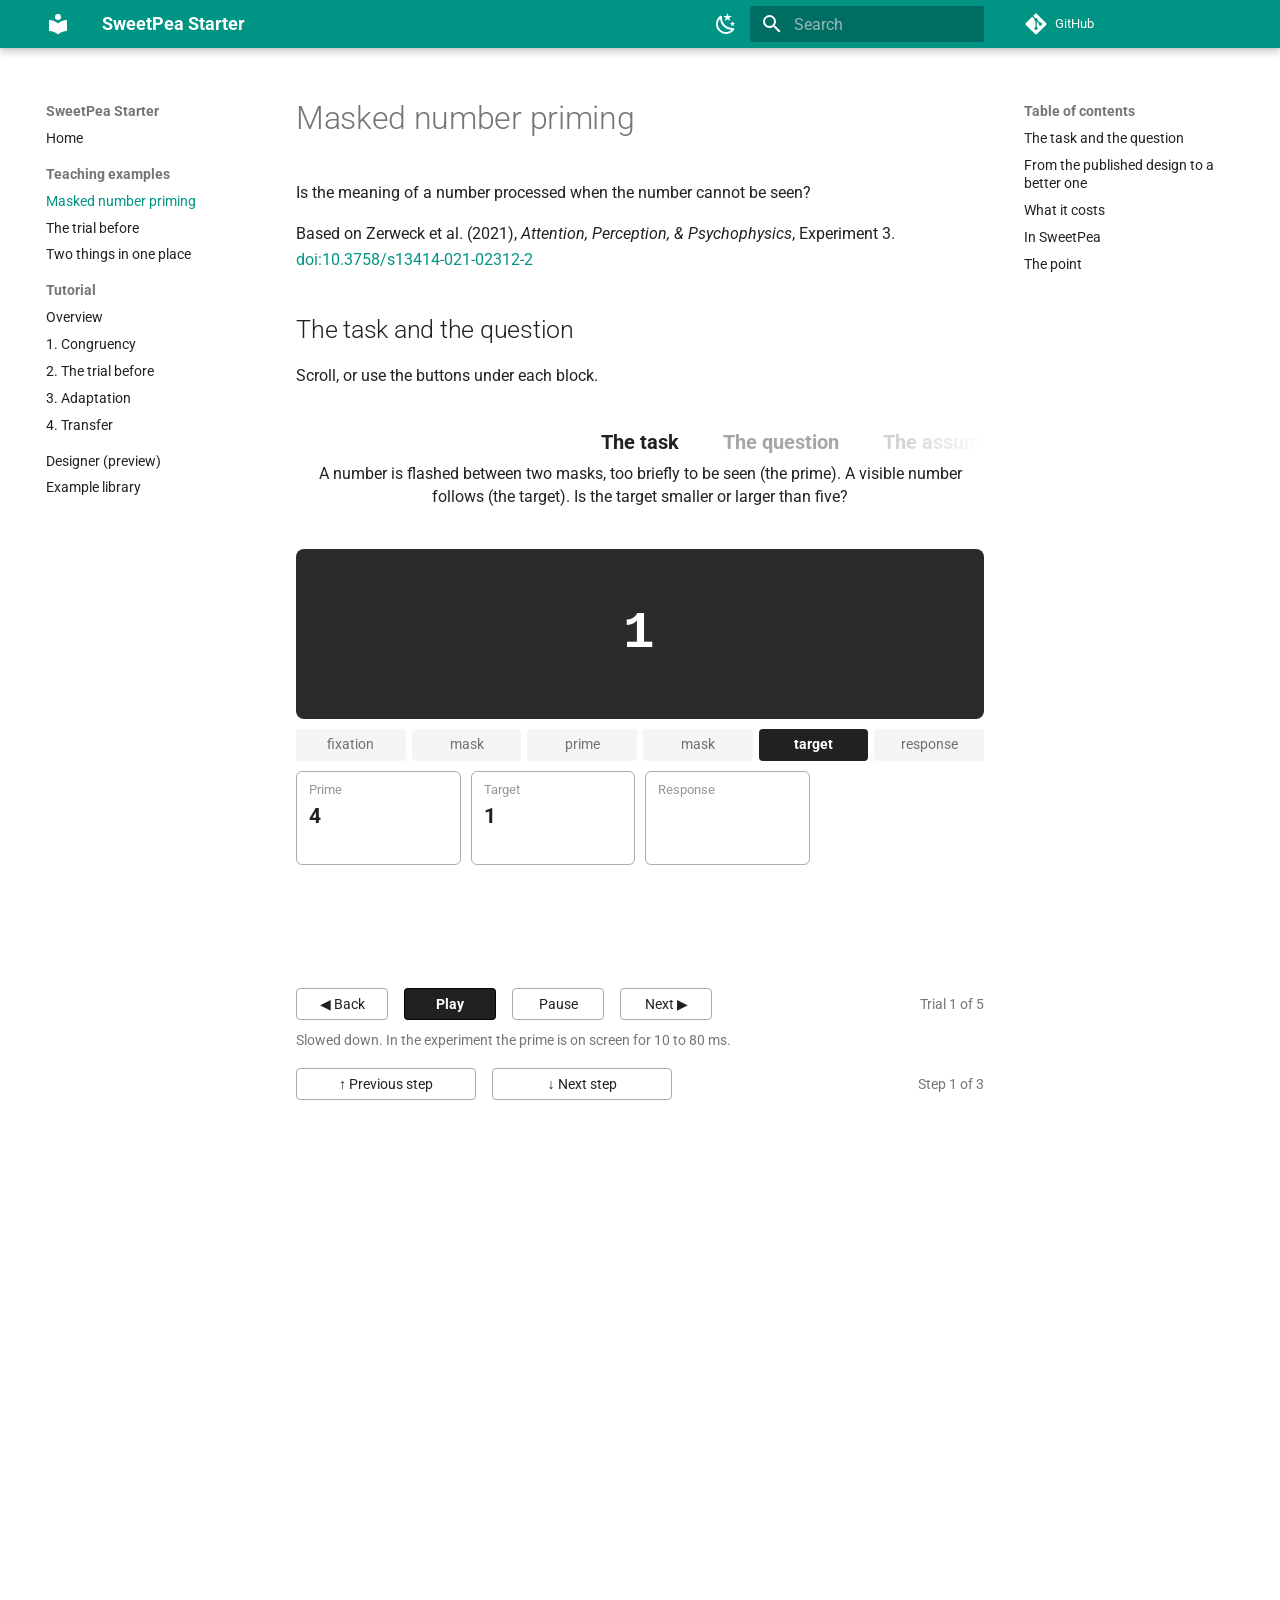
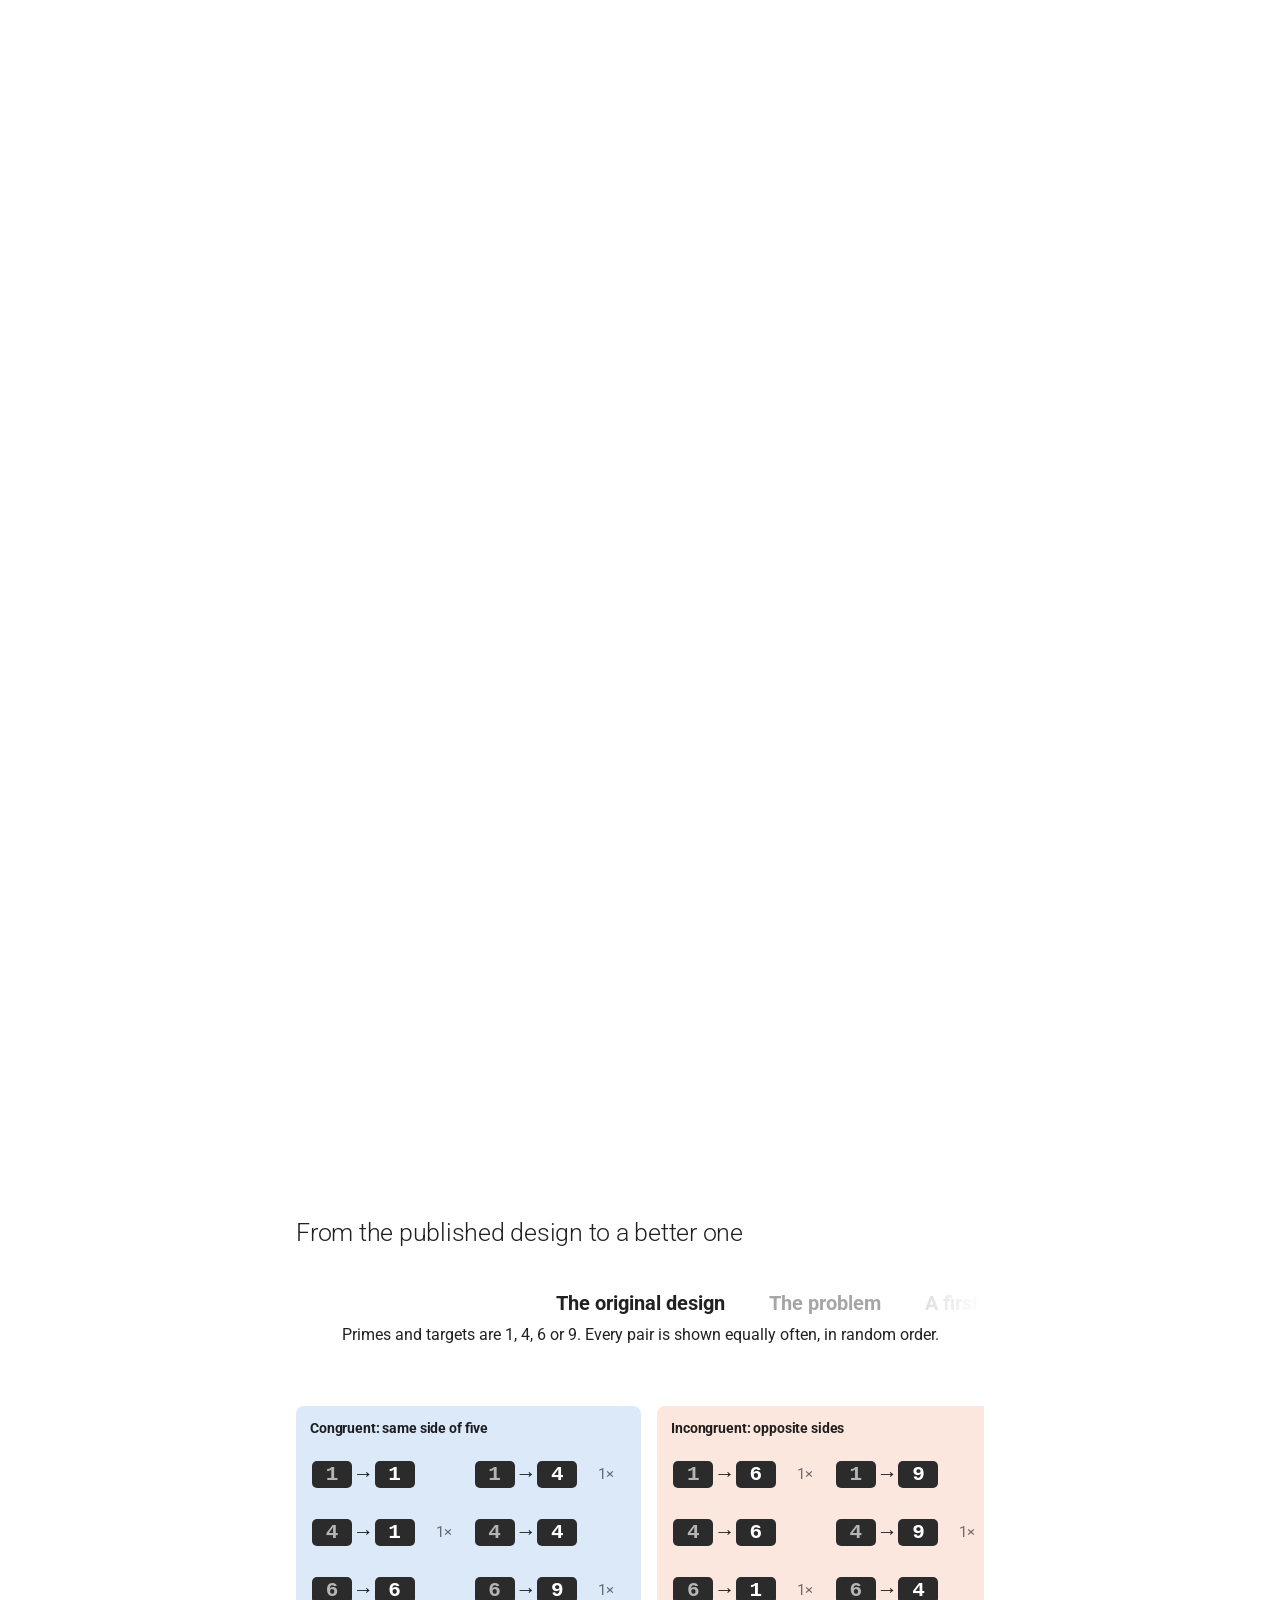
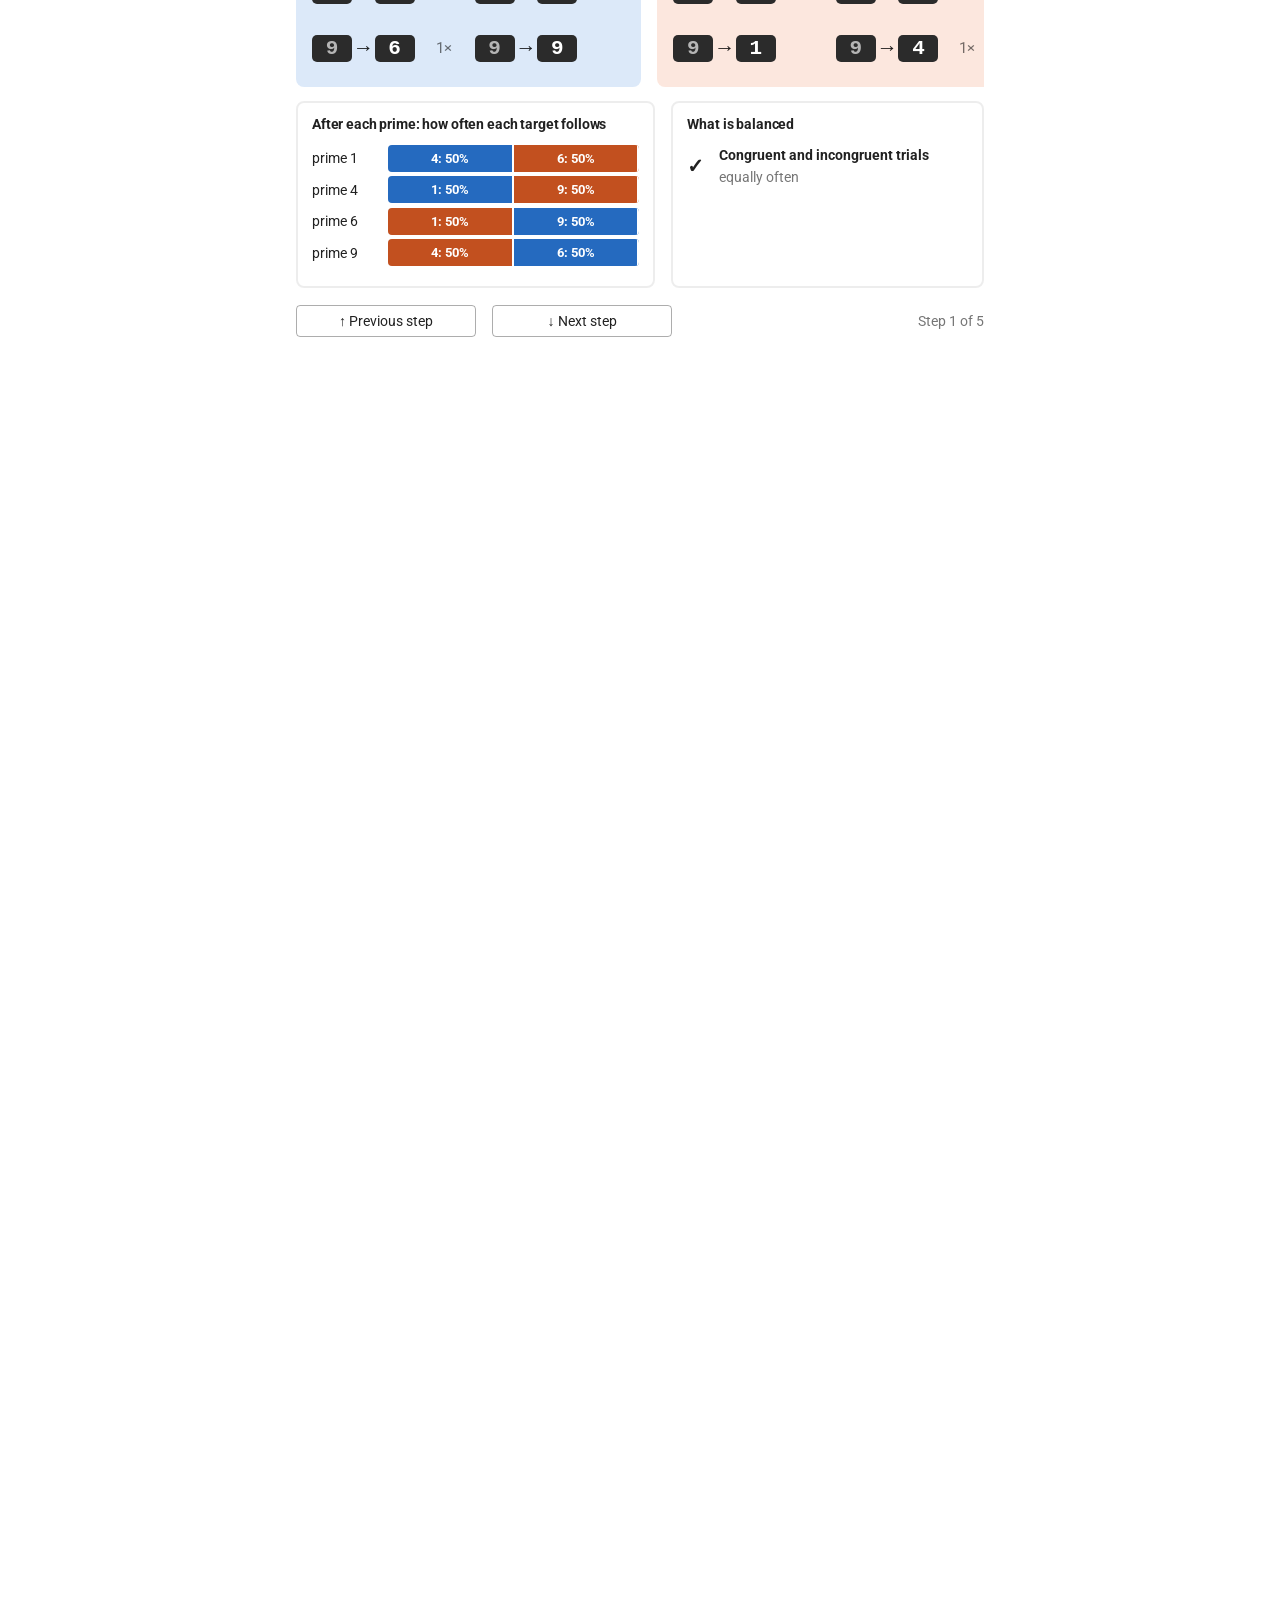
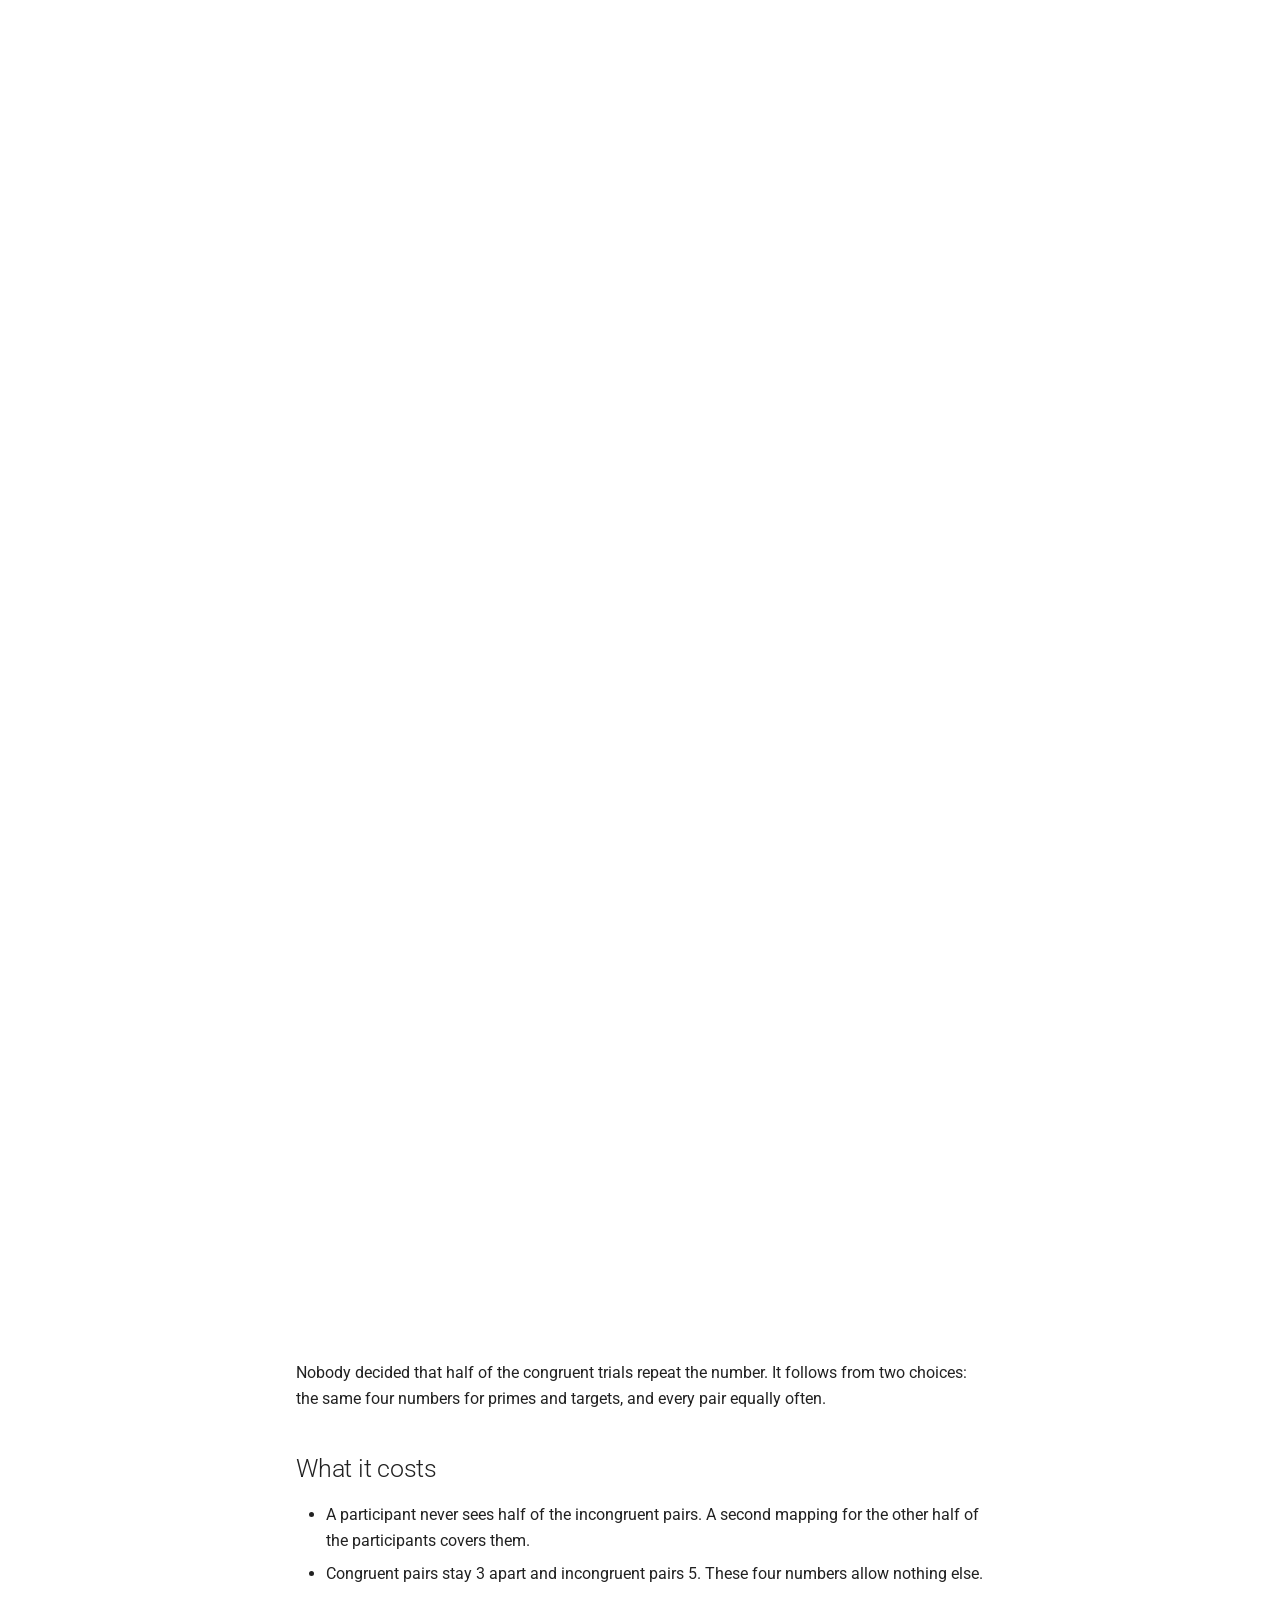
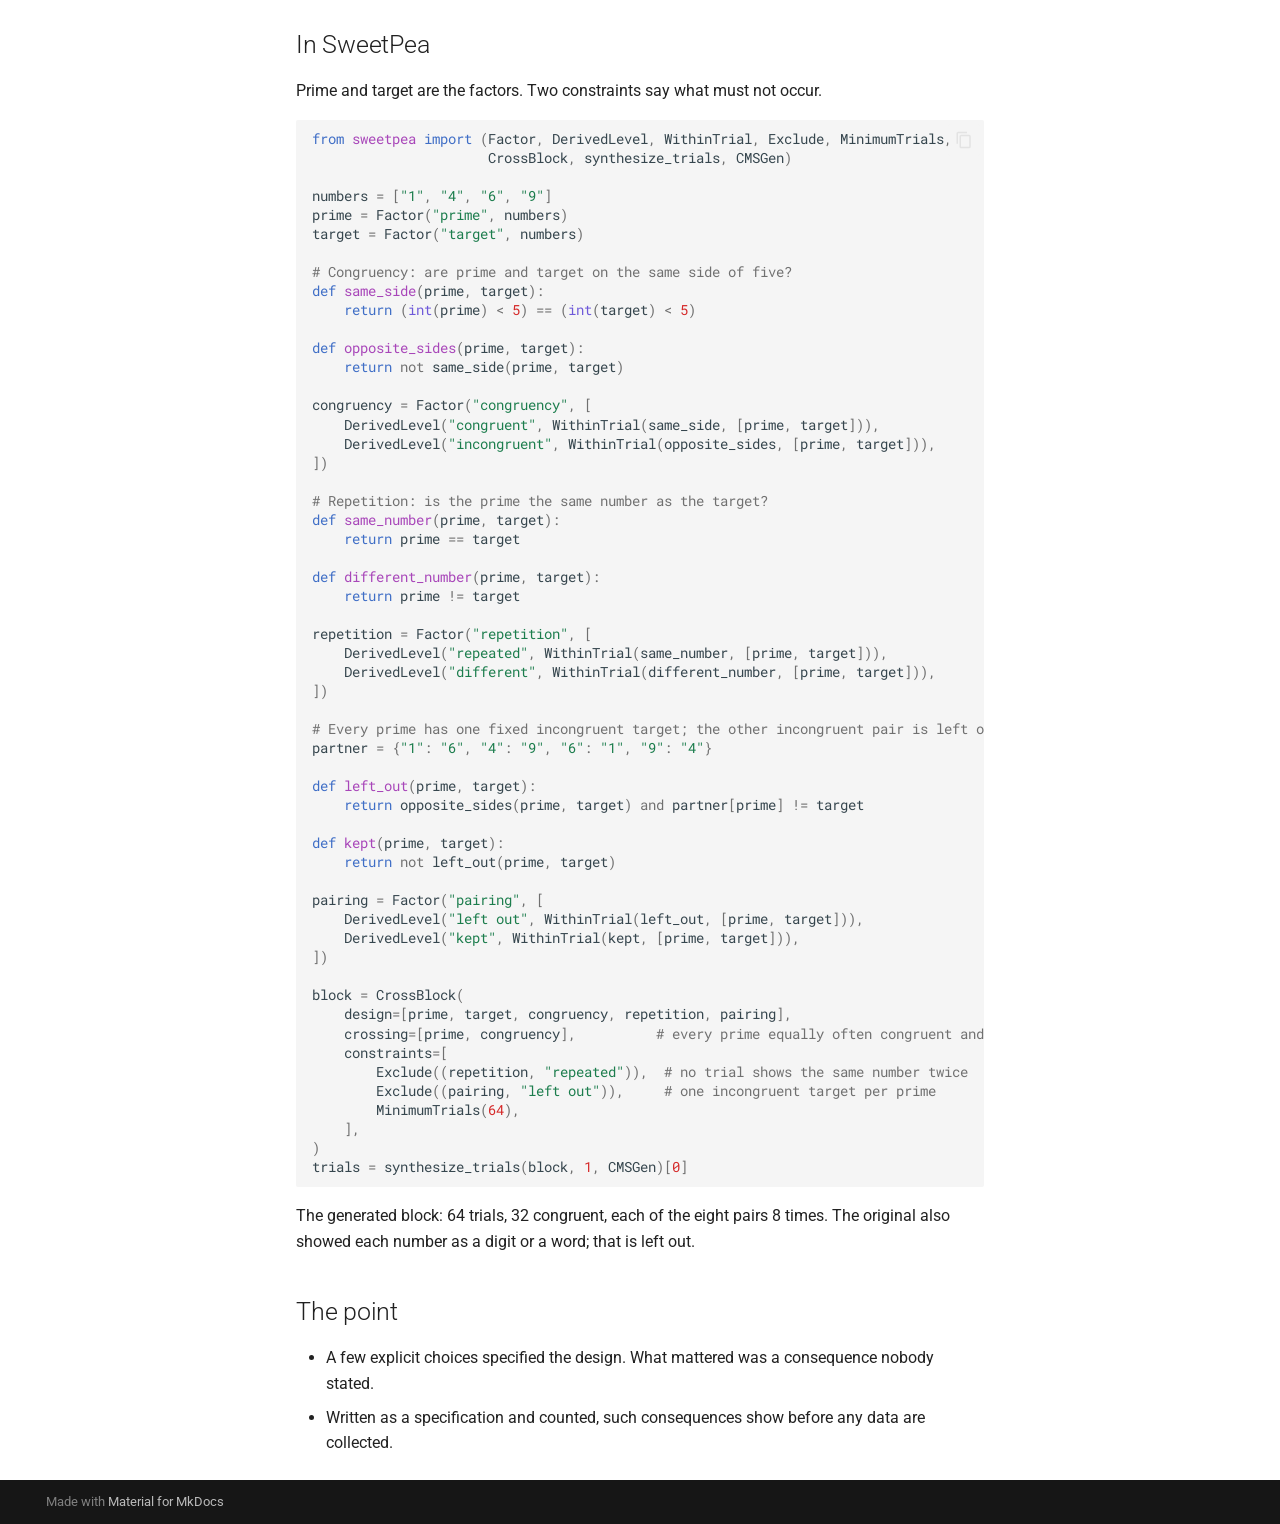
<file: teaching/masked_number_priming/index.html>
<!doctype html>
<html lang="en" class="no-js">
  <head>
    
      <meta charset="utf-8">
      <meta name="viewport" content="width=device-width,initial-scale=1">
      
        <meta name="description" content="Design experiments with SweetPea together with an AI assistant">
      
      
      
        <link rel="canonical" href="https://younesstrittmatter.github.io/sweetpea-starter/teaching/masked_number_priming/">
      
      
        <link rel="prev" href="../..">
      
      
        <link rel="next" href="../simon_previous_trial/">
      
      
        
      
      
      <link rel="icon" href="../../assets/images/favicon.png">
      <meta name="generator" content="mkdocs-1.6.1, mkdocs-material-9.8.1">
    
    
      
        <title>Masked number priming - SweetPea Starter</title>
      
    
    
      <link rel="stylesheet" href="../../assets/stylesheets/main.57a0d79d.min.css">
      
        
        <link rel="stylesheet" href="../../assets/stylesheets/palette.fb2fffe2.min.css">
      
      


    
    
      
    
    
      
        
        
        <link rel="preconnect" href="https://fonts.gstatic.com" crossorigin>
        <link rel="stylesheet" href="https://fonts.googleapis.com/css?family=Roboto:300,300i,400,400i,700,700i%7CRoboto+Mono:400,400i,700,700i&display=fallback">
        <style>:root{--md-text-font:"Roboto";--md-code-font:"Roboto Mono"}</style>
      
    
    
      <link rel="stylesheet" href="../../assets/demo.css">
    
    <script>__md_scope=new URL("../..",location),__md_hash=e=>[...e].reduce(((e,_)=>(e<<5)-e+_.charCodeAt(0)),0),__md_get=(e,_=localStorage,t=__md_scope)=>JSON.parse(_.getItem(t.pathname+"."+e)),__md_set=(e,_,t=localStorage,a=__md_scope)=>{try{t.setItem(a.pathname+"."+e,JSON.stringify(_))}catch(e){}}</script>
    
      

    
    
  </head>
  
  
    
    
      
    
    
    
    
    <body dir="ltr" data-md-color-scheme="default" data-md-color-primary="teal" data-md-color-accent="indigo">
  
    
    <input class="md-toggle" data-md-toggle="drawer" type="checkbox" id="__drawer" autocomplete="off">
    <input class="md-toggle" data-md-toggle="search" type="checkbox" id="__search" autocomplete="off">
    <label class="md-overlay" for="__drawer"></label>
    <div data-md-component="skip">
      
        
        <a href="#masked-number-priming" class="md-skip">
          Skip to content
        </a>
      
    </div>
    <div data-md-component="announce">
      
    </div>
    
    
      

  

<header class="md-header md-header--shadow" data-md-component="header">
  <nav class="md-header__inner md-grid" aria-label="Header">
    <a href="../.." title="SweetPea Starter" class="md-header__button md-logo" aria-label="SweetPea Starter" data-md-component="logo">
      
  
  <svg xmlns="http://www.w3.org/2000/svg" viewBox="0 0 24 24"><path d="M12 8a3 3 0 0 0 3-3 3 3 0 0 0-3-3 3 3 0 0 0-3 3 3 3 0 0 0 3 3m0 3.54C9.64 9.35 6.5 8 3 8v11c3.5 0 6.64 1.35 9 3.54 2.36-2.19 5.5-3.54 9-3.54V8c-3.5 0-6.64 1.35-9 3.54"/></svg>

    </a>
    <label class="md-header__button md-icon" for="__drawer">
      
      <svg xmlns="http://www.w3.org/2000/svg" viewBox="0 0 24 24"><path d="M3 6h18v2H3zm0 5h18v2H3zm0 5h18v2H3z"/></svg>
    </label>
    <div class="md-header__title" data-md-component="header-title">
      <div class="md-header__ellipsis">
        <div class="md-header__topic">
          <span class="md-ellipsis">
            SweetPea Starter
          </span>
        </div>
        <div class="md-header__topic" data-md-component="header-topic">
          <span class="md-ellipsis">
            
              Masked number priming
            
          </span>
        </div>
      </div>
    </div>
    
      
        <form class="md-header__option" data-md-component="palette">
  
    
    
    
    <input class="md-option" data-md-color-media="(prefers-color-scheme: light)" data-md-color-scheme="default" data-md-color-primary="teal" data-md-color-accent="indigo"  aria-label="Dark mode"  type="radio" name="__palette" id="__palette_0">
    
      <label class="md-header__button md-icon" title="Dark mode" for="__palette_1" hidden>
        <svg xmlns="http://www.w3.org/2000/svg" viewBox="0 0 24 24"><path d="m17.75 4.09-2.53 1.94.91 3.06-2.63-1.81-2.63 1.81.91-3.06-2.53-1.94L12.44 4l1.06-3 1.06 3zm3.5 6.91-1.64 1.25.59 1.98-1.7-1.17-1.7 1.17.59-1.98L15.75 11l2.06-.05L18.5 9l.69 1.95zm-2.28 4.95c.83-.08 1.72 1.1 1.19 1.85-.32.45-.66.87-1.08 1.27C15.17 23 8.84 23 4.94 19.07c-3.91-3.9-3.91-10.24 0-14.14.4-.4.82-.76 1.27-1.08.75-.53 1.93.36 1.85 1.19-.27 2.86.69 5.83 2.89 8.02a9.96 9.96 0 0 0 8.02 2.89m-1.64 2.02a12.08 12.08 0 0 1-7.8-3.47c-2.17-2.19-3.33-5-3.49-7.82-2.81 3.14-2.7 7.96.31 10.98 3.02 3.01 7.84 3.12 10.98.31"/></svg>
      </label>
    
  
    
    
    
    <input class="md-option" data-md-color-media="(prefers-color-scheme: dark)" data-md-color-scheme="slate" data-md-color-primary="teal" data-md-color-accent="indigo"  aria-label="Light mode"  type="radio" name="__palette" id="__palette_1">
    
      <label class="md-header__button md-icon" title="Light mode" for="__palette_0" hidden>
        <svg xmlns="http://www.w3.org/2000/svg" viewBox="0 0 24 24"><path d="M12 7a5 5 0 0 1 5 5 5 5 0 0 1-5 5 5 5 0 0 1-5-5 5 5 0 0 1 5-5m0 2a3 3 0 0 0-3 3 3 3 0 0 0 3 3 3 3 0 0 0 3-3 3 3 0 0 0-3-3m0-7 2.39 3.42C13.65 5.15 12.84 5 12 5s-1.65.15-2.39.42zM3.34 7l4.16-.35A7.2 7.2 0 0 0 5.94 8.5c-.44.74-.69 1.5-.83 2.29zm.02 10 1.76-3.77a7.131 7.131 0 0 0 2.38 4.14zM20.65 7l-1.77 3.79a7.02 7.02 0 0 0-2.38-4.15zm-.01 10-4.14.36c.59-.51 1.12-1.14 1.54-1.86.42-.73.69-1.5.83-2.29zM12 22l-2.41-3.44c.74.27 1.55.44 2.41.44.82 0 1.63-.17 2.37-.44z"/></svg>
      </label>
    
  
</form>
      
    
    
      <script>var palette=__md_get("__palette");if(palette&&palette.color){if("(prefers-color-scheme)"===palette.color.media){var media=matchMedia("(prefers-color-scheme: light)"),input=document.querySelector(media.matches?"[data-md-color-media='(prefers-color-scheme: light)']":"[data-md-color-media='(prefers-color-scheme: dark)']");palette.color.media=input.getAttribute("data-md-color-media"),palette.color.scheme=input.getAttribute("data-md-color-scheme"),palette.color.primary=input.getAttribute("data-md-color-primary"),palette.color.accent=input.getAttribute("data-md-color-accent")}for(var[key,value]of Object.entries(palette.color))document.body.setAttribute("data-md-color-"+key,value)}</script>
    
    
    
      
      
        <label class="md-header__button md-icon" for="__search">
          
          <svg xmlns="http://www.w3.org/2000/svg" viewBox="0 0 24 24"><path d="M9.5 3A6.5 6.5 0 0 1 16 9.5c0 1.61-.59 3.09-1.56 4.23l.27.27h.79l5 5-1.5 1.5-5-5v-.79l-.27-.27A6.52 6.52 0 0 1 9.5 16 6.5 6.5 0 0 1 3 9.5 6.5 6.5 0 0 1 9.5 3m0 2C7 5 5 7 5 9.5S7 14 9.5 14 14 12 14 9.5 12 5 9.5 5"/></svg>
        </label>
        <div class="md-search" data-md-component="search" role="dialog">
  <label class="md-search__overlay" for="__search"></label>
  <div class="md-search__inner" role="search">
    <form class="md-search__form" name="search">
      <input type="text" class="md-search__input" name="query" aria-label="Search" placeholder="Search" autocapitalize="off" autocorrect="off" autocomplete="off" spellcheck="false" data-md-component="search-query" required>
      <label class="md-search__icon md-icon" for="__search">
        
        <svg xmlns="http://www.w3.org/2000/svg" viewBox="0 0 24 24"><path d="M9.5 3A6.5 6.5 0 0 1 16 9.5c0 1.61-.59 3.09-1.56 4.23l.27.27h.79l5 5-1.5 1.5-5-5v-.79l-.27-.27A6.52 6.52 0 0 1 9.5 16 6.5 6.5 0 0 1 3 9.5 6.5 6.5 0 0 1 9.5 3m0 2C7 5 5 7 5 9.5S7 14 9.5 14 14 12 14 9.5 12 5 9.5 5"/></svg>
        
        <svg xmlns="http://www.w3.org/2000/svg" viewBox="0 0 24 24"><path d="M20 11v2H8l5.5 5.5-1.42 1.42L4.16 12l7.92-7.92L13.5 5.5 8 11z"/></svg>
      </label>
      <nav class="md-search__options" aria-label="Search">
        
        <button type="reset" class="md-search__icon md-icon" title="Clear" aria-label="Clear" tabindex="-1">
          
          <svg xmlns="http://www.w3.org/2000/svg" viewBox="0 0 24 24"><path d="M19 6.41 17.59 5 12 10.59 6.41 5 5 6.41 10.59 12 5 17.59 6.41 19 12 13.41 17.59 19 19 17.59 13.41 12z"/></svg>
        </button>
      </nav>
      
    </form>
    <div class="md-search__output">
      <div class="md-search__scrollwrap" tabindex="0" data-md-scrollfix>
        <div class="md-search-result" data-md-component="search-result">
          <div class="md-search-result__meta">
            Initializing search
          </div>
          <ol class="md-search-result__list" role="presentation"></ol>
        </div>
      </div>
    </div>
  </div>
</div>
      
    
    
      <div class="md-header__source">
        <a href="https://github.com/younesStrittmatter/sweetpea-starter-template" title="Go to repository" class="md-source" data-md-component="source">
  <div class="md-source__icon md-icon">
    
    <svg xmlns="http://www.w3.org/2000/svg" viewBox="0 0 448 512"><!--! Font Awesome Free 7.1.0 by @fontawesome - https://fontawesome.com License - https://fontawesome.com/license/free (Icons: CC BY 4.0, Fonts: SIL OFL 1.1, Code: MIT License) Copyright 2025 Fonticons, Inc.--><path d="M439.6 236.1 244 40.5c-5.4-5.5-12.8-8.5-20.4-8.5s-15 3-20.4 8.4L162.5 81l51.5 51.5c27.1-9.1 52.7 16.8 43.4 43.7l49.7 49.7c34.2-11.8 61.2 31 35.5 56.7-26.5 26.5-70.2-2.9-56-37.3L240.3 199v121.9c25.3 12.5 22.3 41.8 9.1 55-6.4 6.4-15.2 10.1-24.3 10.1s-17.8-3.6-24.3-10.1c-17.6-17.6-11.1-46.9 11.2-56v-123c-20.8-8.5-24.6-30.7-18.6-45L142.6 101 8.5 235.1C3 240.6 0 247.9 0 255.5s3 15 8.5 20.4l195.6 195.7c5.4 5.4 12.7 8.4 20.4 8.4s15-3 20.4-8.4l194.7-194.7c5.4-5.4 8.4-12.8 8.4-20.4s-3-15-8.4-20.4"/></svg>
  </div>
  <div class="md-source__repository">
    GitHub
  </div>
</a>
      </div>
    
  </nav>
  
</header>
    
    <div class="md-container" data-md-component="container">
      
      
        
          
        
      
      <main class="md-main" data-md-component="main">
        <div class="md-main__inner md-grid">
          
            
              
              <div class="md-sidebar md-sidebar--primary" data-md-component="sidebar" data-md-type="navigation" >
                <div class="md-sidebar__scrollwrap">
                  <div class="md-sidebar__inner">
                    



<nav class="md-nav md-nav--primary" aria-label="Navigation" data-md-level="0">
  <label class="md-nav__title" for="__drawer">
    <a href="../.." title="SweetPea Starter" class="md-nav__button md-logo" aria-label="SweetPea Starter" data-md-component="logo">
      
  
  <svg xmlns="http://www.w3.org/2000/svg" viewBox="0 0 24 24"><path d="M12 8a3 3 0 0 0 3-3 3 3 0 0 0-3-3 3 3 0 0 0-3 3 3 3 0 0 0 3 3m0 3.54C9.64 9.35 6.5 8 3 8v11c3.5 0 6.64 1.35 9 3.54 2.36-2.19 5.5-3.54 9-3.54V8c-3.5 0-6.64 1.35-9 3.54"/></svg>

    </a>
    SweetPea Starter
  </label>
  
    <div class="md-nav__source">
      <a href="https://github.com/younesStrittmatter/sweetpea-starter-template" title="Go to repository" class="md-source" data-md-component="source">
  <div class="md-source__icon md-icon">
    
    <svg xmlns="http://www.w3.org/2000/svg" viewBox="0 0 448 512"><!--! Font Awesome Free 7.1.0 by @fontawesome - https://fontawesome.com License - https://fontawesome.com/license/free (Icons: CC BY 4.0, Fonts: SIL OFL 1.1, Code: MIT License) Copyright 2025 Fonticons, Inc.--><path d="M439.6 236.1 244 40.5c-5.4-5.5-12.8-8.5-20.4-8.5s-15 3-20.4 8.4L162.5 81l51.5 51.5c27.1-9.1 52.7 16.8 43.4 43.7l49.7 49.7c34.2-11.8 61.2 31 35.5 56.7-26.5 26.5-70.2-2.9-56-37.3L240.3 199v121.9c25.3 12.5 22.3 41.8 9.1 55-6.4 6.4-15.2 10.1-24.3 10.1s-17.8-3.6-24.3-10.1c-17.6-17.6-11.1-46.9 11.2-56v-123c-20.8-8.5-24.6-30.7-18.6-45L142.6 101 8.5 235.1C3 240.6 0 247.9 0 255.5s3 15 8.5 20.4l195.6 195.7c5.4 5.4 12.7 8.4 20.4 8.4s15-3 20.4-8.4l194.7-194.7c5.4-5.4 8.4-12.8 8.4-20.4s-3-15-8.4-20.4"/></svg>
  </div>
  <div class="md-source__repository">
    GitHub
  </div>
</a>
    </div>
  
  <ul class="md-nav__list" data-md-scrollfix>
    
      
      
  
  
  
  
    <li class="md-nav__item">
      <a href="../.." class="md-nav__link">
        
  
  
  <span class="md-ellipsis">
    
  
    Home
  

    
  </span>
  
  

      </a>
    </li>
  

    
      
      
  
  
    
  
  
  
    
    
    
    
      
        
        
      
    
    
    <li class="md-nav__item md-nav__item--active md-nav__item--section md-nav__item--nested">
      
        
        
        <input class="md-nav__toggle md-toggle " type="checkbox" id="__nav_2" checked>
        
          
          <label class="md-nav__link" for="__nav_2" id="__nav_2_label" tabindex="">
            
  
  
  <span class="md-ellipsis">
    
  
    Teaching examples
  

    
  </span>
  
  

            <span class="md-nav__icon md-icon"></span>
          </label>
        
        <nav class="md-nav" data-md-level="1" aria-labelledby="__nav_2_label" aria-expanded="true">
          <label class="md-nav__title" for="__nav_2">
            <span class="md-nav__icon md-icon"></span>
            
  
    Teaching examples
  

          </label>
          <ul class="md-nav__list" data-md-scrollfix>
            
              
                
  
  
    
  
  
  
    <li class="md-nav__item md-nav__item--active">
      
      <input class="md-nav__toggle md-toggle" type="checkbox" id="__toc">
      
      
        
      
      
        <label class="md-nav__link md-nav__link--active" for="__toc">
          
  
  
  <span class="md-ellipsis">
    
  
    Masked number priming
  

    
  </span>
  
  

          <span class="md-nav__icon md-icon"></span>
        </label>
      
      <a href="./" class="md-nav__link md-nav__link--active">
        
  
  
  <span class="md-ellipsis">
    
  
    Masked number priming
  

    
  </span>
  
  

      </a>
      
        

<nav class="md-nav md-nav--secondary" aria-label="Table of contents">
  
  
  
    
  
  
    <label class="md-nav__title" for="__toc">
      <span class="md-nav__icon md-icon"></span>
      Table of contents
    </label>
    <ul class="md-nav__list" data-md-component="toc" data-md-scrollfix>
      
        <li class="md-nav__item">
  <a href="#the-task-and-the-question" class="md-nav__link">
    <span class="md-ellipsis">
      
        The task and the question
      
    </span>
  </a>
  
</li>
      
        <li class="md-nav__item">
  <a href="#from-the-published-design-to-a-better-one" class="md-nav__link">
    <span class="md-ellipsis">
      
        From the published design to a better one
      
    </span>
  </a>
  
</li>
      
        <li class="md-nav__item">
  <a href="#what-it-costs" class="md-nav__link">
    <span class="md-ellipsis">
      
        What it costs
      
    </span>
  </a>
  
</li>
      
        <li class="md-nav__item">
  <a href="#in-sweetpea" class="md-nav__link">
    <span class="md-ellipsis">
      
        In SweetPea
      
    </span>
  </a>
  
</li>
      
        <li class="md-nav__item">
  <a href="#the-point" class="md-nav__link">
    <span class="md-ellipsis">
      
        The point
      
    </span>
  </a>
  
</li>
      
    </ul>
  
</nav>
      
    </li>
  

              
            
              
                
  
  
  
  
    <li class="md-nav__item">
      <a href="../simon_previous_trial/" class="md-nav__link">
        
  
  
  <span class="md-ellipsis">
    
  
    The trial before
  

    
  </span>
  
  

      </a>
    </li>
  

              
            
              
                
  
  
  
  
    <li class="md-nav__item">
      <a href="../distractor_location/" class="md-nav__link">
        
  
  
  <span class="md-ellipsis">
    
  
    Two things in one place
  

    
  </span>
  
  

      </a>
    </li>
  

              
            
          </ul>
        </nav>
      
    </li>
  

    
      
      
  
  
  
  
    
    
    
    
      
        
        
      
    
    
    <li class="md-nav__item md-nav__item--section md-nav__item--nested">
      
        
        
        <input class="md-nav__toggle md-toggle " type="checkbox" id="__nav_3" >
        
          
          <label class="md-nav__link" for="__nav_3" id="__nav_3_label" tabindex="">
            
  
  
  <span class="md-ellipsis">
    
  
    Tutorial
  

    
  </span>
  
  

            <span class="md-nav__icon md-icon"></span>
          </label>
        
        <nav class="md-nav" data-md-level="1" aria-labelledby="__nav_3_label" aria-expanded="false">
          <label class="md-nav__title" for="__nav_3">
            <span class="md-nav__icon md-icon"></span>
            
  
    Tutorial
  

          </label>
          <ul class="md-nav__list" data-md-scrollfix>
            
              
                
  
  
  
  
    <li class="md-nav__item">
      <a href="../../tutorial/" class="md-nav__link">
        
  
  
  <span class="md-ellipsis">
    
  
    Overview
  

    
  </span>
  
  

      </a>
    </li>
  

              
            
              
                
  
  
  
  
    <li class="md-nav__item">
      <a href="../../tutorial/1_congruency/" class="md-nav__link">
        
  
  
  <span class="md-ellipsis">
    
  
    1. Congruency
  

    
  </span>
  
  

      </a>
    </li>
  

              
            
              
                
  
  
  
  
    <li class="md-nav__item">
      <a href="../../tutorial/2_sequence/" class="md-nav__link">
        
  
  
  <span class="md-ellipsis">
    
  
    2. The trial before
  

    
  </span>
  
  

      </a>
    </li>
  

              
            
              
                
  
  
  
  
    <li class="md-nav__item">
      <a href="../../tutorial/3_adaptation/" class="md-nav__link">
        
  
  
  <span class="md-ellipsis">
    
  
    3. Adaptation
  

    
  </span>
  
  

      </a>
    </li>
  

              
            
              
                
  
  
  
  
    <li class="md-nav__item">
      <a href="../../tutorial/4_transfer/" class="md-nav__link">
        
  
  
  <span class="md-ellipsis">
    
  
    4. Transfer
  

    
  </span>
  
  

      </a>
    </li>
  

              
            
          </ul>
        </nav>
      
    </li>
  

    
      
      
  
  
  
  
    <li class="md-nav__item">
      <a href="../../gui/" class="md-nav__link">
        
  
  
  <span class="md-ellipsis">
    
  
    Designer (preview)
  

    
  </span>
  
  

      </a>
    </li>
  

    
      
      
  
  
  
  
    <li class="md-nav__item">
      <a href="../../library/" class="md-nav__link">
        
  
  
  <span class="md-ellipsis">
    
  
    Example library
  

    
  </span>
  
  

      </a>
    </li>
  

    
  </ul>
</nav>
                  </div>
                </div>
              </div>
            
            
              
              <div class="md-sidebar md-sidebar--secondary" data-md-component="sidebar" data-md-type="toc" >
                <div class="md-sidebar__scrollwrap">
                  <div class="md-sidebar__inner">
                    

<nav class="md-nav md-nav--secondary" aria-label="Table of contents">
  
  
  
    
  
  
    <label class="md-nav__title" for="__toc">
      <span class="md-nav__icon md-icon"></span>
      Table of contents
    </label>
    <ul class="md-nav__list" data-md-component="toc" data-md-scrollfix>
      
        <li class="md-nav__item">
  <a href="#the-task-and-the-question" class="md-nav__link">
    <span class="md-ellipsis">
      
        The task and the question
      
    </span>
  </a>
  
</li>
      
        <li class="md-nav__item">
  <a href="#from-the-published-design-to-a-better-one" class="md-nav__link">
    <span class="md-ellipsis">
      
        From the published design to a better one
      
    </span>
  </a>
  
</li>
      
        <li class="md-nav__item">
  <a href="#what-it-costs" class="md-nav__link">
    <span class="md-ellipsis">
      
        What it costs
      
    </span>
  </a>
  
</li>
      
        <li class="md-nav__item">
  <a href="#in-sweetpea" class="md-nav__link">
    <span class="md-ellipsis">
      
        In SweetPea
      
    </span>
  </a>
  
</li>
      
        <li class="md-nav__item">
  <a href="#the-point" class="md-nav__link">
    <span class="md-ellipsis">
      
        The point
      
    </span>
  </a>
  
</li>
      
    </ul>
  
</nav>
                  </div>
                </div>
              </div>
            
          
          
            <div class="md-content" data-md-component="content">
              
              <article class="md-content__inner md-typeset">
                
                  


  
  


<h1 id="masked-number-priming">Masked number priming</h1>
<p>Is the meaning of a number processed when the number cannot be seen?</p>
<p>Based on Zerweck et al. (2021), <em>Attention, Perception, &amp; Psychophysics</em>,
Experiment 3. <a href="https://doi.org/10.3758/s13414-021-02312-2">doi:10.3758/s13414-021-02312-2</a></p>
<h2 id="the-task-and-the-question">The task and the question</h2>
<p>Scroll, or use the buttons under each block.</p>
<div class="mp-intro" data-trials="4>1, 9>4, 6>6, 1>9, 9>6"></div>

<h2 id="from-the-published-design-to-a-better-one">From the published design to a better one</h2>
<div class="mp-story" data-numbers="1,4,6,9" data-mapping="1>6,4>9,6>1,9>4"></div>

<p>Nobody decided that half of the congruent trials repeat the number. It follows
from two choices: the same four numbers for primes and targets, and every pair
equally often.</p>
<h2 id="what-it-costs">What it costs</h2>
<ul>
<li>A participant never sees half of the incongruent pairs. A second mapping for
  the other half of the participants covers them.</li>
<li>Congruent pairs stay 3 apart and incongruent pairs 5. These four numbers
  allow nothing else.</li>
</ul>
<h2 id="in-sweetpea">In SweetPea</h2>
<p>Prime and target are the factors. Two constraints say what must not occur.</p>
<div class="highlight"><pre><span></span><code><span class="kn">from</span><span class="w"> </span><span class="nn">sweetpea</span><span class="w"> </span><span class="kn">import</span> <span class="p">(</span><span class="n">Factor</span><span class="p">,</span> <span class="n">DerivedLevel</span><span class="p">,</span> <span class="n">WithinTrial</span><span class="p">,</span> <span class="n">Exclude</span><span class="p">,</span> <span class="n">MinimumTrials</span><span class="p">,</span>
                      <span class="n">CrossBlock</span><span class="p">,</span> <span class="n">synthesize_trials</span><span class="p">,</span> <span class="n">CMSGen</span><span class="p">)</span>

<span class="n">numbers</span> <span class="o">=</span> <span class="p">[</span><span class="s2">"1"</span><span class="p">,</span> <span class="s2">"4"</span><span class="p">,</span> <span class="s2">"6"</span><span class="p">,</span> <span class="s2">"9"</span><span class="p">]</span>
<span class="n">prime</span> <span class="o">=</span> <span class="n">Factor</span><span class="p">(</span><span class="s2">"prime"</span><span class="p">,</span> <span class="n">numbers</span><span class="p">)</span>
<span class="n">target</span> <span class="o">=</span> <span class="n">Factor</span><span class="p">(</span><span class="s2">"target"</span><span class="p">,</span> <span class="n">numbers</span><span class="p">)</span>

<span class="c1"># Congruency: are prime and target on the same side of five?</span>
<span class="k">def</span><span class="w"> </span><span class="nf">same_side</span><span class="p">(</span><span class="n">prime</span><span class="p">,</span> <span class="n">target</span><span class="p">):</span>
    <span class="k">return</span> <span class="p">(</span><span class="nb">int</span><span class="p">(</span><span class="n">prime</span><span class="p">)</span> <span class="o">&lt;</span> <span class="mi">5</span><span class="p">)</span> <span class="o">==</span> <span class="p">(</span><span class="nb">int</span><span class="p">(</span><span class="n">target</span><span class="p">)</span> <span class="o">&lt;</span> <span class="mi">5</span><span class="p">)</span>

<span class="k">def</span><span class="w"> </span><span class="nf">opposite_sides</span><span class="p">(</span><span class="n">prime</span><span class="p">,</span> <span class="n">target</span><span class="p">):</span>
    <span class="k">return</span> <span class="ow">not</span> <span class="n">same_side</span><span class="p">(</span><span class="n">prime</span><span class="p">,</span> <span class="n">target</span><span class="p">)</span>

<span class="n">congruency</span> <span class="o">=</span> <span class="n">Factor</span><span class="p">(</span><span class="s2">"congruency"</span><span class="p">,</span> <span class="p">[</span>
    <span class="n">DerivedLevel</span><span class="p">(</span><span class="s2">"congruent"</span><span class="p">,</span> <span class="n">WithinTrial</span><span class="p">(</span><span class="n">same_side</span><span class="p">,</span> <span class="p">[</span><span class="n">prime</span><span class="p">,</span> <span class="n">target</span><span class="p">])),</span>
    <span class="n">DerivedLevel</span><span class="p">(</span><span class="s2">"incongruent"</span><span class="p">,</span> <span class="n">WithinTrial</span><span class="p">(</span><span class="n">opposite_sides</span><span class="p">,</span> <span class="p">[</span><span class="n">prime</span><span class="p">,</span> <span class="n">target</span><span class="p">])),</span>
<span class="p">])</span>

<span class="c1"># Repetition: is the prime the same number as the target?</span>
<span class="k">def</span><span class="w"> </span><span class="nf">same_number</span><span class="p">(</span><span class="n">prime</span><span class="p">,</span> <span class="n">target</span><span class="p">):</span>
    <span class="k">return</span> <span class="n">prime</span> <span class="o">==</span> <span class="n">target</span>

<span class="k">def</span><span class="w"> </span><span class="nf">different_number</span><span class="p">(</span><span class="n">prime</span><span class="p">,</span> <span class="n">target</span><span class="p">):</span>
    <span class="k">return</span> <span class="n">prime</span> <span class="o">!=</span> <span class="n">target</span>

<span class="n">repetition</span> <span class="o">=</span> <span class="n">Factor</span><span class="p">(</span><span class="s2">"repetition"</span><span class="p">,</span> <span class="p">[</span>
    <span class="n">DerivedLevel</span><span class="p">(</span><span class="s2">"repeated"</span><span class="p">,</span> <span class="n">WithinTrial</span><span class="p">(</span><span class="n">same_number</span><span class="p">,</span> <span class="p">[</span><span class="n">prime</span><span class="p">,</span> <span class="n">target</span><span class="p">])),</span>
    <span class="n">DerivedLevel</span><span class="p">(</span><span class="s2">"different"</span><span class="p">,</span> <span class="n">WithinTrial</span><span class="p">(</span><span class="n">different_number</span><span class="p">,</span> <span class="p">[</span><span class="n">prime</span><span class="p">,</span> <span class="n">target</span><span class="p">])),</span>
<span class="p">])</span>

<span class="c1"># Every prime has one fixed incongruent target; the other incongruent pair is left out.</span>
<span class="n">partner</span> <span class="o">=</span> <span class="p">{</span><span class="s2">"1"</span><span class="p">:</span> <span class="s2">"6"</span><span class="p">,</span> <span class="s2">"4"</span><span class="p">:</span> <span class="s2">"9"</span><span class="p">,</span> <span class="s2">"6"</span><span class="p">:</span> <span class="s2">"1"</span><span class="p">,</span> <span class="s2">"9"</span><span class="p">:</span> <span class="s2">"4"</span><span class="p">}</span>

<span class="k">def</span><span class="w"> </span><span class="nf">left_out</span><span class="p">(</span><span class="n">prime</span><span class="p">,</span> <span class="n">target</span><span class="p">):</span>
    <span class="k">return</span> <span class="n">opposite_sides</span><span class="p">(</span><span class="n">prime</span><span class="p">,</span> <span class="n">target</span><span class="p">)</span> <span class="ow">and</span> <span class="n">partner</span><span class="p">[</span><span class="n">prime</span><span class="p">]</span> <span class="o">!=</span> <span class="n">target</span>

<span class="k">def</span><span class="w"> </span><span class="nf">kept</span><span class="p">(</span><span class="n">prime</span><span class="p">,</span> <span class="n">target</span><span class="p">):</span>
    <span class="k">return</span> <span class="ow">not</span> <span class="n">left_out</span><span class="p">(</span><span class="n">prime</span><span class="p">,</span> <span class="n">target</span><span class="p">)</span>

<span class="n">pairing</span> <span class="o">=</span> <span class="n">Factor</span><span class="p">(</span><span class="s2">"pairing"</span><span class="p">,</span> <span class="p">[</span>
    <span class="n">DerivedLevel</span><span class="p">(</span><span class="s2">"left out"</span><span class="p">,</span> <span class="n">WithinTrial</span><span class="p">(</span><span class="n">left_out</span><span class="p">,</span> <span class="p">[</span><span class="n">prime</span><span class="p">,</span> <span class="n">target</span><span class="p">])),</span>
    <span class="n">DerivedLevel</span><span class="p">(</span><span class="s2">"kept"</span><span class="p">,</span> <span class="n">WithinTrial</span><span class="p">(</span><span class="n">kept</span><span class="p">,</span> <span class="p">[</span><span class="n">prime</span><span class="p">,</span> <span class="n">target</span><span class="p">])),</span>
<span class="p">])</span>

<span class="n">block</span> <span class="o">=</span> <span class="n">CrossBlock</span><span class="p">(</span>
    <span class="n">design</span><span class="o">=</span><span class="p">[</span><span class="n">prime</span><span class="p">,</span> <span class="n">target</span><span class="p">,</span> <span class="n">congruency</span><span class="p">,</span> <span class="n">repetition</span><span class="p">,</span> <span class="n">pairing</span><span class="p">],</span>
    <span class="n">crossing</span><span class="o">=</span><span class="p">[</span><span class="n">prime</span><span class="p">,</span> <span class="n">congruency</span><span class="p">],</span>          <span class="c1"># every prime equally often congruent and incongruent</span>
    <span class="n">constraints</span><span class="o">=</span><span class="p">[</span>
        <span class="n">Exclude</span><span class="p">((</span><span class="n">repetition</span><span class="p">,</span> <span class="s2">"repeated"</span><span class="p">)),</span>  <span class="c1"># no trial shows the same number twice</span>
        <span class="n">Exclude</span><span class="p">((</span><span class="n">pairing</span><span class="p">,</span> <span class="s2">"left out"</span><span class="p">)),</span>     <span class="c1"># one incongruent target per prime</span>
        <span class="n">MinimumTrials</span><span class="p">(</span><span class="mi">64</span><span class="p">),</span>
    <span class="p">],</span>
<span class="p">)</span>
<span class="n">trials</span> <span class="o">=</span> <span class="n">synthesize_trials</span><span class="p">(</span><span class="n">block</span><span class="p">,</span> <span class="mi">1</span><span class="p">,</span> <span class="n">CMSGen</span><span class="p">)[</span><span class="mi">0</span><span class="p">]</span>
</code></pre></div>
<p>The generated block: 64 trials, 32 congruent, each of the eight pairs 8 times.
The original also showed each number as a digit or a word; that is left out.</p>
<h2 id="the-point">The point</h2>
<ul>
<li>A few explicit choices specified the design. What mattered was a consequence
  nobody stated.</li>
<li>Written as a specification and counted, such consequences show before any
  data are collected.</li>
</ul>












                
              </article>
            </div>
          
          
<script>var target=document.getElementById(location.hash.slice(1));target&&target.name&&(target.checked=target.name.startsWith("__tabbed_"))</script>
        </div>
        
      </main>
      
        <footer class="md-footer">
  
  <div class="md-footer-meta md-typeset">
    <div class="md-footer-meta__inner md-grid">
      <div class="md-copyright">
  
  
    Made with
    <a href="https://squidfunk.github.io/mkdocs-material/" target="_blank" rel="noopener">
      Material for MkDocs
    </a>
  
</div>
      
    </div>
  </div>
</footer>
      
    </div>
    <div class="md-dialog" data-md-component="dialog">
      <div class="md-dialog__inner md-typeset"></div>
    </div>
    
    
    
      
      
      <script id="__config" type="application/json">{"annotate": null, "base": "../..", "features": ["navigation.sections", "content.code.copy"], "search": "../../assets/javascripts/workers/search.a7633da7.min.js", "tags": null, "translations": {"clipboard.copied": "Copied to clipboard", "clipboard.copy": "Copy to clipboard", "search.result.more.one": "1 more on this page", "search.result.more.other": "# more on this page", "search.result.none": "No matching documents", "search.result.one": "1 matching document", "search.result.other": "# matching documents", "search.result.placeholder": "Type to start searching", "search.result.term.missing": "Missing", "select.version": "Select version"}, "version": null}</script>
    
    
      <script src="../../assets/javascripts/bundle.a5f9d56c.min.js"></script>
      
        <script src="../../assets/demo.js"></script>
      
        <script src="../../assets/simon.js"></script>
      
        <script src="../../assets/distractor.js"></script>
      
        <script src="../../assets/stroop.js"></script>
      
        <script src="../../assets/site.js"></script>
      
    
  </body>
</html>
</file>
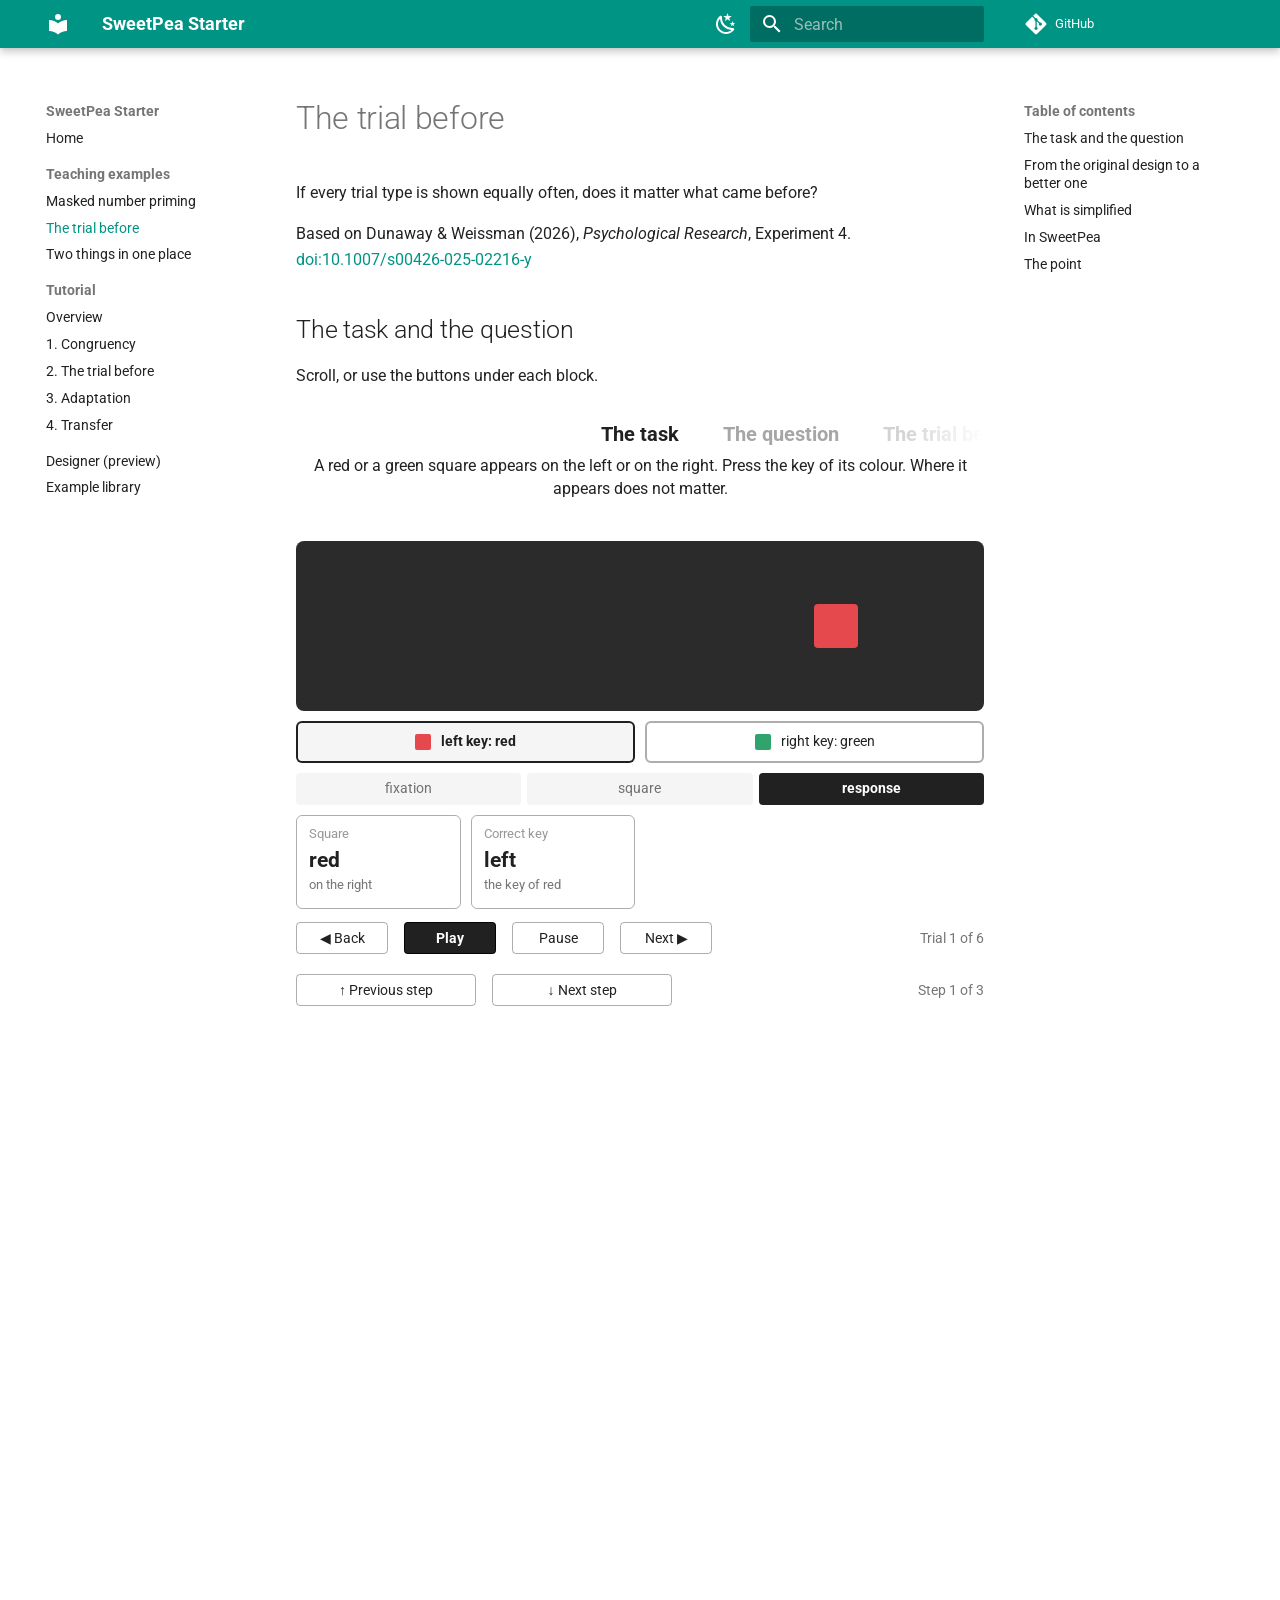
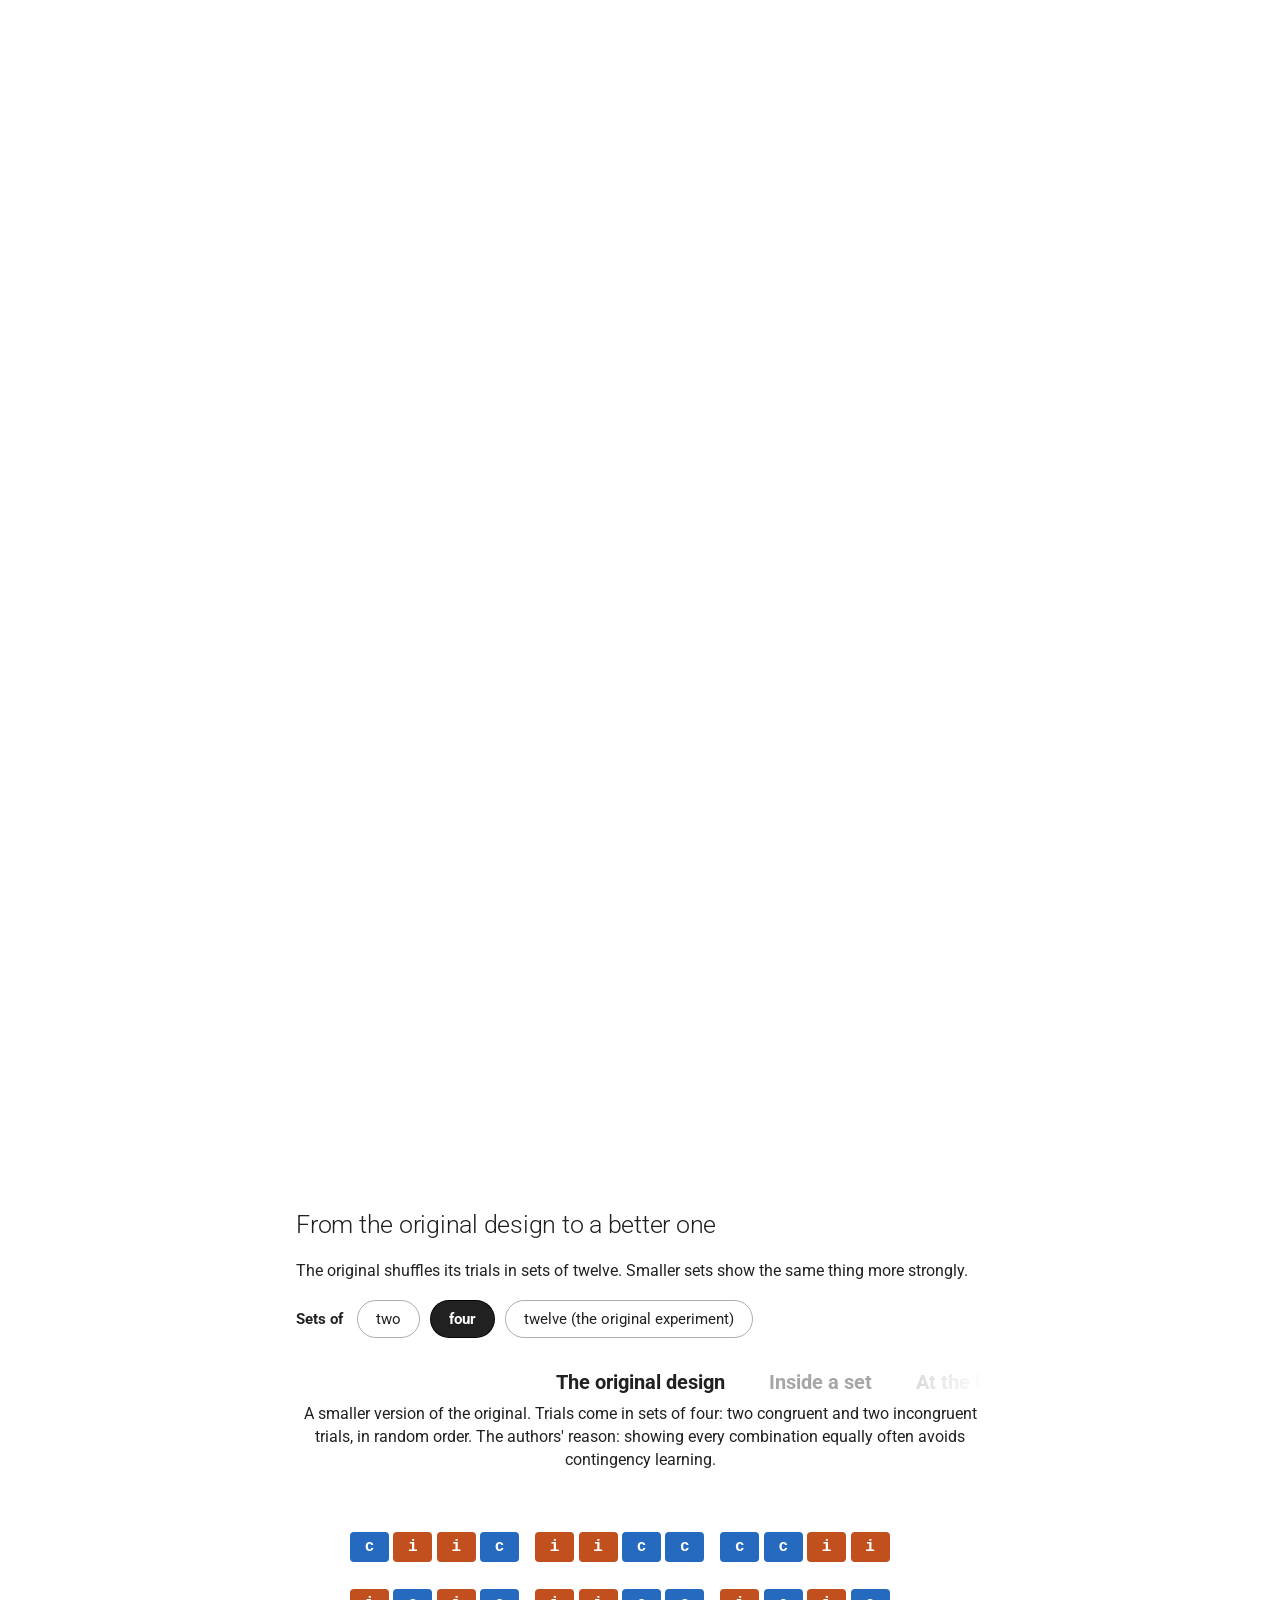
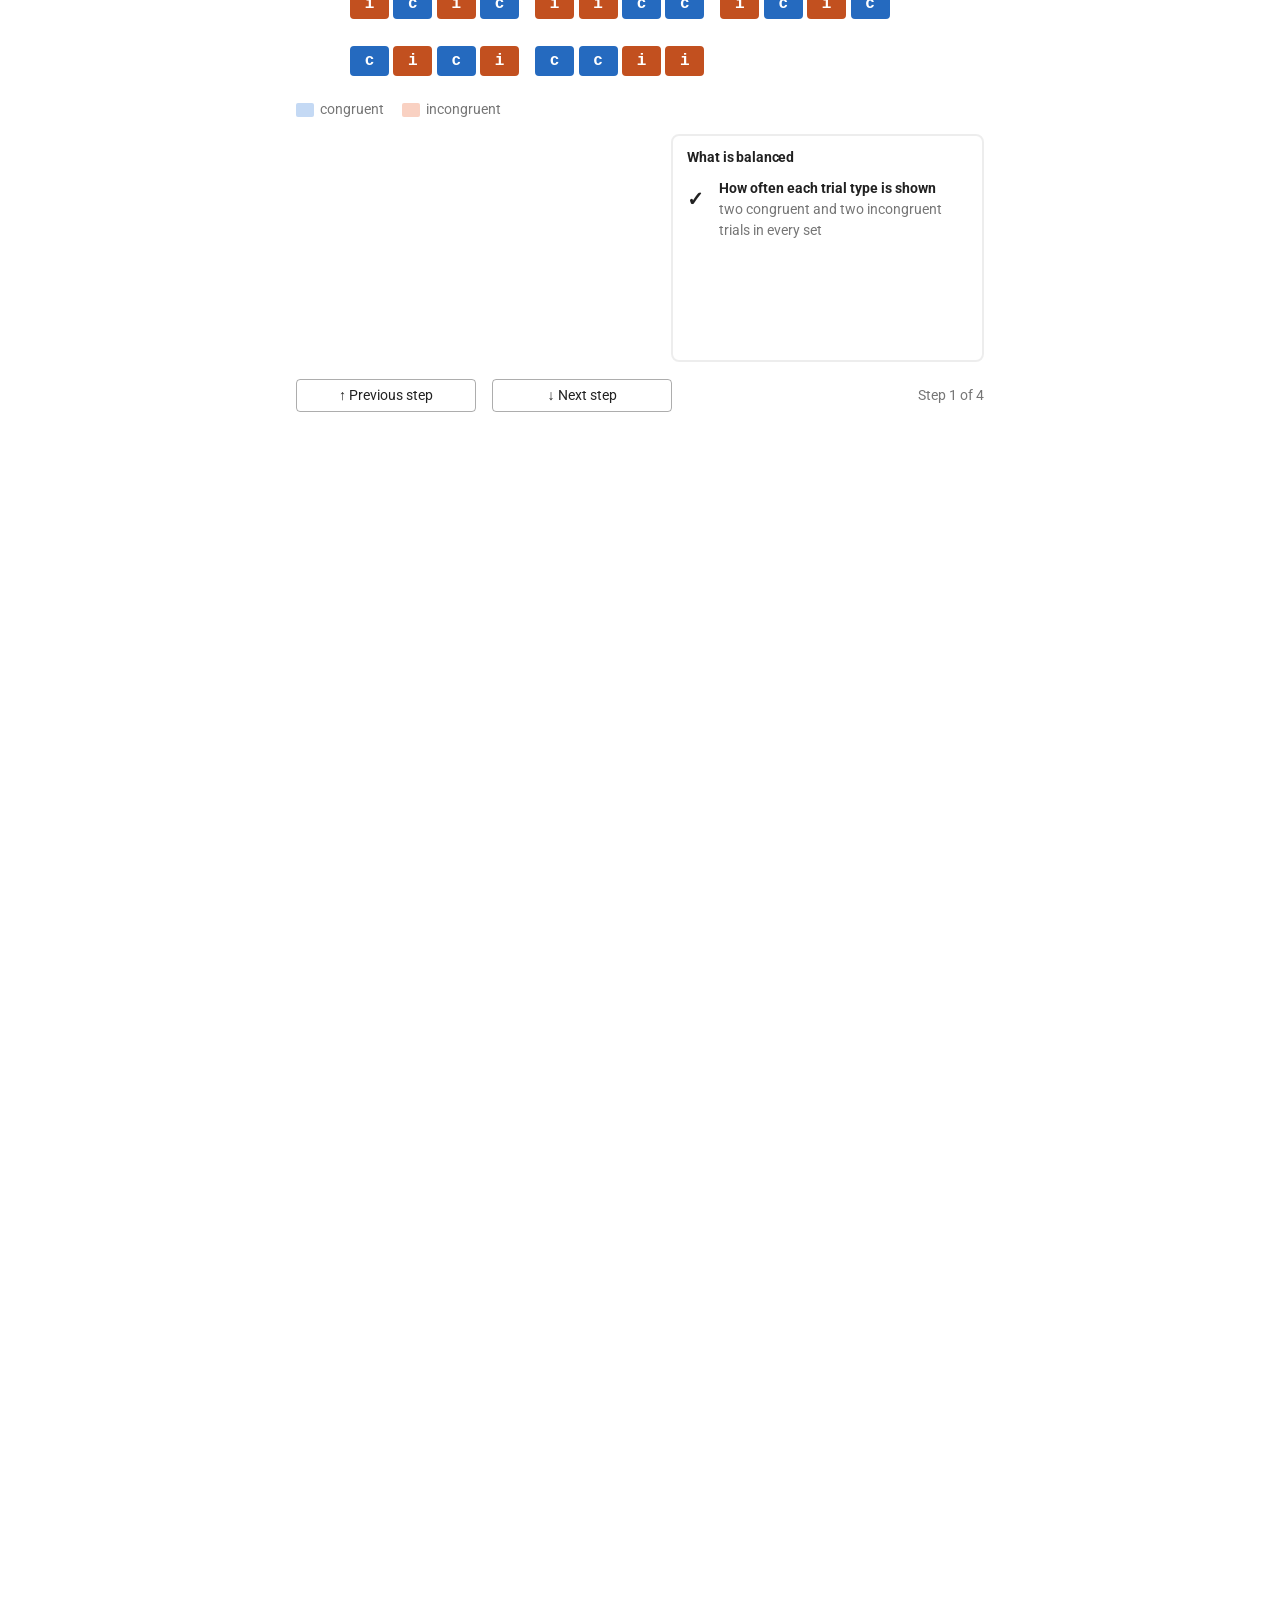
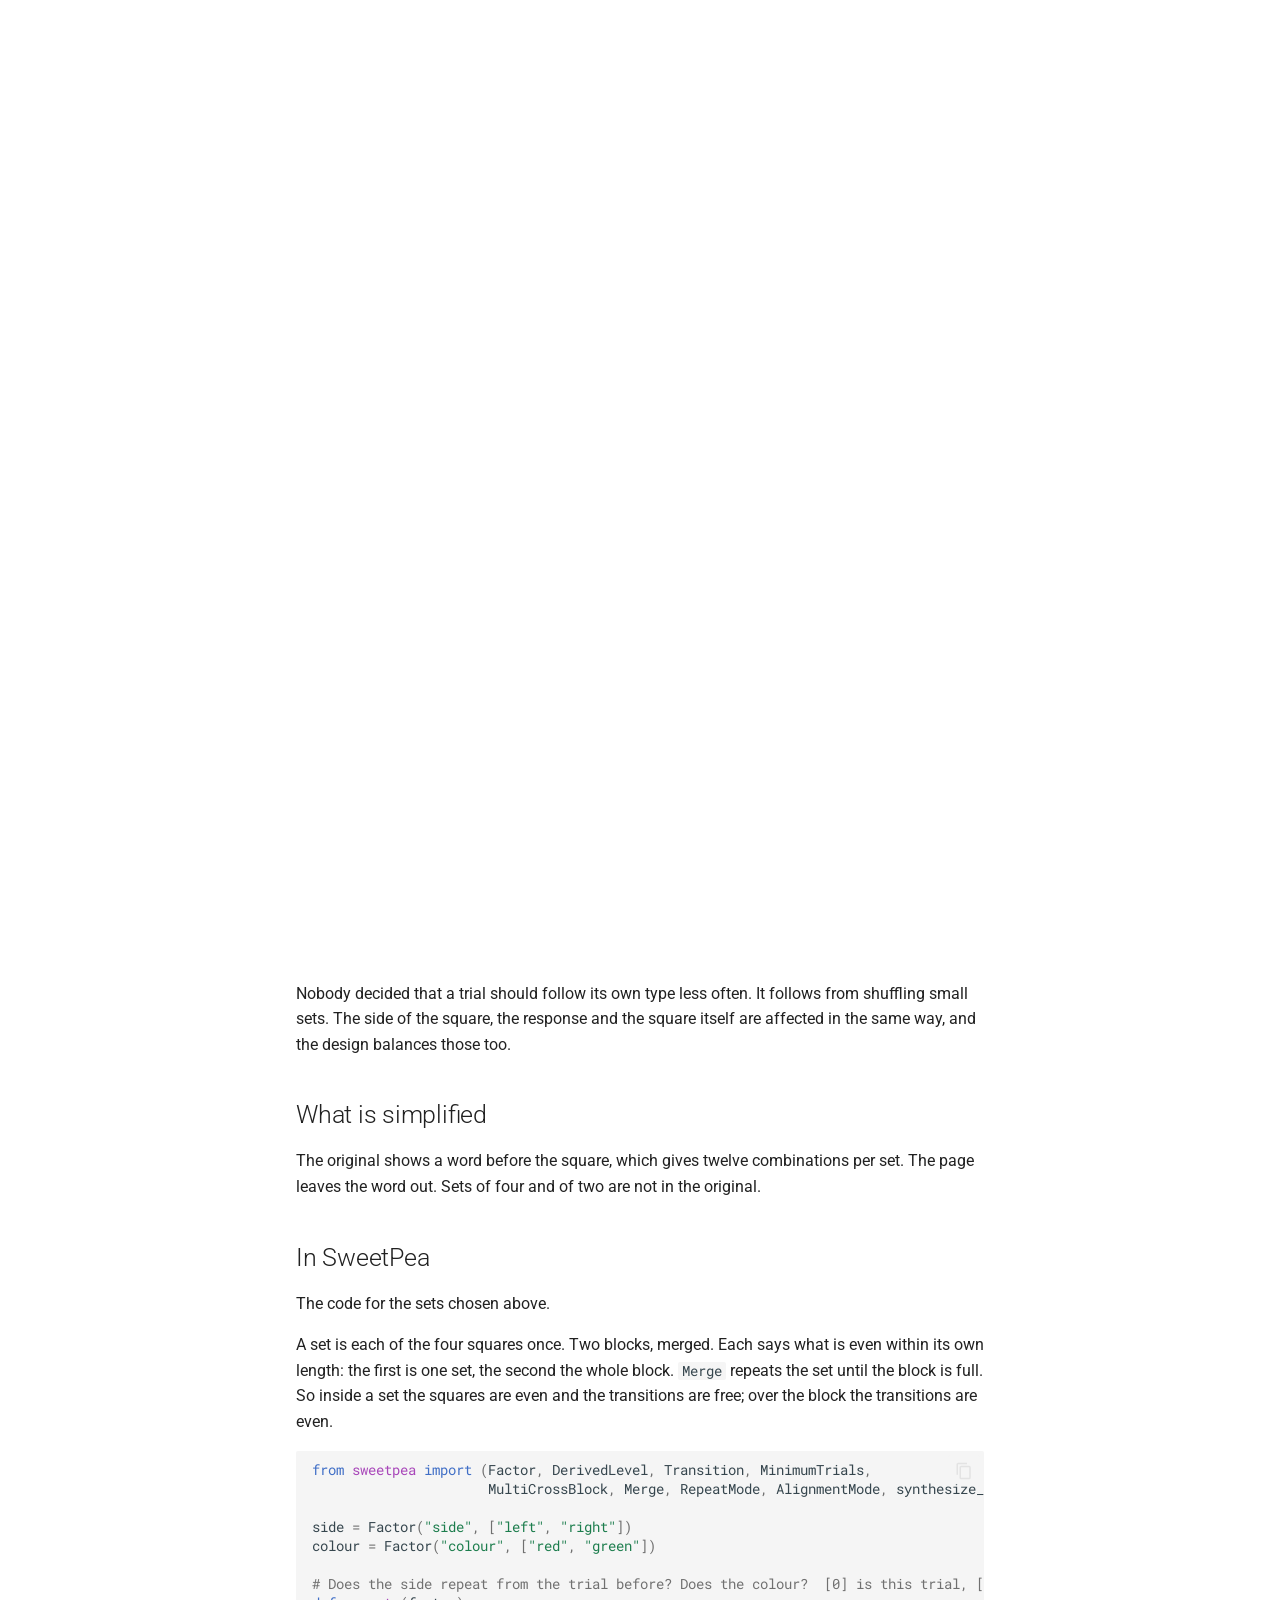
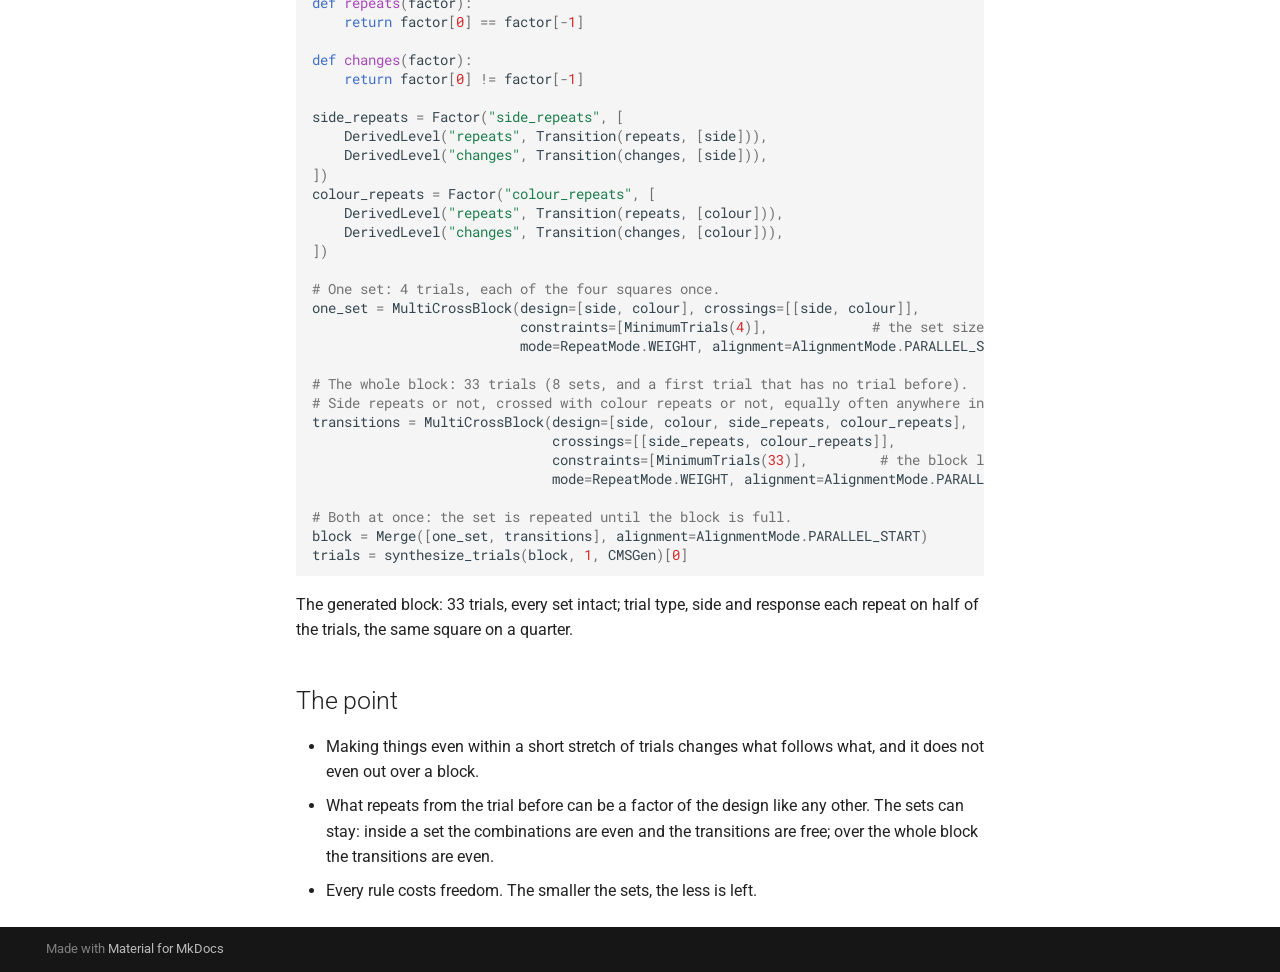
<file: teaching/simon_previous_trial/index.html>
<!doctype html>
<html lang="en" class="no-js">
  <head>
    
      <meta charset="utf-8">
      <meta name="viewport" content="width=device-width,initial-scale=1">
      
        <meta name="description" content="Design experiments with SweetPea together with an AI assistant">
      
      
      
        <link rel="canonical" href="https://younesstrittmatter.github.io/sweetpea-starter/teaching/simon_previous_trial/">
      
      
        <link rel="prev" href="../masked_number_priming/">
      
      
        <link rel="next" href="../distractor_location/">
      
      
        
      
      
      <link rel="icon" href="../../assets/images/favicon.png">
      <meta name="generator" content="mkdocs-1.6.1, mkdocs-material-9.8.1">
    
    
      
        <title>The trial before - SweetPea Starter</title>
      
    
    
      <link rel="stylesheet" href="../../assets/stylesheets/main.57a0d79d.min.css">
      
        
        <link rel="stylesheet" href="../../assets/stylesheets/palette.fb2fffe2.min.css">
      
      


    
    
      
    
    
      
        
        
        <link rel="preconnect" href="https://fonts.gstatic.com" crossorigin>
        <link rel="stylesheet" href="https://fonts.googleapis.com/css?family=Roboto:300,300i,400,400i,700,700i%7CRoboto+Mono:400,400i,700,700i&display=fallback">
        <style>:root{--md-text-font:"Roboto";--md-code-font:"Roboto Mono"}</style>
      
    
    
      <link rel="stylesheet" href="../../assets/demo.css">
    
    <script>__md_scope=new URL("../..",location),__md_hash=e=>[...e].reduce(((e,_)=>(e<<5)-e+_.charCodeAt(0)),0),__md_get=(e,_=localStorage,t=__md_scope)=>JSON.parse(_.getItem(t.pathname+"."+e)),__md_set=(e,_,t=localStorage,a=__md_scope)=>{try{t.setItem(a.pathname+"."+e,JSON.stringify(_))}catch(e){}}</script>
    
      

    
    
  </head>
  
  
    
    
      
    
    
    
    
    <body dir="ltr" data-md-color-scheme="default" data-md-color-primary="teal" data-md-color-accent="indigo">
  
    
    <input class="md-toggle" data-md-toggle="drawer" type="checkbox" id="__drawer" autocomplete="off">
    <input class="md-toggle" data-md-toggle="search" type="checkbox" id="__search" autocomplete="off">
    <label class="md-overlay" for="__drawer"></label>
    <div data-md-component="skip">
      
        
        <a href="#the-trial-before" class="md-skip">
          Skip to content
        </a>
      
    </div>
    <div data-md-component="announce">
      
    </div>
    
    
      

  

<header class="md-header md-header--shadow" data-md-component="header">
  <nav class="md-header__inner md-grid" aria-label="Header">
    <a href="../.." title="SweetPea Starter" class="md-header__button md-logo" aria-label="SweetPea Starter" data-md-component="logo">
      
  
  <svg xmlns="http://www.w3.org/2000/svg" viewBox="0 0 24 24"><path d="M12 8a3 3 0 0 0 3-3 3 3 0 0 0-3-3 3 3 0 0 0-3 3 3 3 0 0 0 3 3m0 3.54C9.64 9.35 6.5 8 3 8v11c3.5 0 6.64 1.35 9 3.54 2.36-2.19 5.5-3.54 9-3.54V8c-3.5 0-6.64 1.35-9 3.54"/></svg>

    </a>
    <label class="md-header__button md-icon" for="__drawer">
      
      <svg xmlns="http://www.w3.org/2000/svg" viewBox="0 0 24 24"><path d="M3 6h18v2H3zm0 5h18v2H3zm0 5h18v2H3z"/></svg>
    </label>
    <div class="md-header__title" data-md-component="header-title">
      <div class="md-header__ellipsis">
        <div class="md-header__topic">
          <span class="md-ellipsis">
            SweetPea Starter
          </span>
        </div>
        <div class="md-header__topic" data-md-component="header-topic">
          <span class="md-ellipsis">
            
              The trial before
            
          </span>
        </div>
      </div>
    </div>
    
      
        <form class="md-header__option" data-md-component="palette">
  
    
    
    
    <input class="md-option" data-md-color-media="(prefers-color-scheme: light)" data-md-color-scheme="default" data-md-color-primary="teal" data-md-color-accent="indigo"  aria-label="Dark mode"  type="radio" name="__palette" id="__palette_0">
    
      <label class="md-header__button md-icon" title="Dark mode" for="__palette_1" hidden>
        <svg xmlns="http://www.w3.org/2000/svg" viewBox="0 0 24 24"><path d="m17.75 4.09-2.53 1.94.91 3.06-2.63-1.81-2.63 1.81.91-3.06-2.53-1.94L12.44 4l1.06-3 1.06 3zm3.5 6.91-1.64 1.25.59 1.98-1.7-1.17-1.7 1.17.59-1.98L15.75 11l2.06-.05L18.5 9l.69 1.95zm-2.28 4.95c.83-.08 1.72 1.1 1.19 1.85-.32.45-.66.87-1.08 1.27C15.17 23 8.84 23 4.94 19.07c-3.91-3.9-3.91-10.24 0-14.14.4-.4.82-.76 1.27-1.08.75-.53 1.93.36 1.85 1.19-.27 2.86.69 5.83 2.89 8.02a9.96 9.96 0 0 0 8.02 2.89m-1.64 2.02a12.08 12.08 0 0 1-7.8-3.47c-2.17-2.19-3.33-5-3.49-7.82-2.81 3.14-2.7 7.96.31 10.98 3.02 3.01 7.84 3.12 10.98.31"/></svg>
      </label>
    
  
    
    
    
    <input class="md-option" data-md-color-media="(prefers-color-scheme: dark)" data-md-color-scheme="slate" data-md-color-primary="teal" data-md-color-accent="indigo"  aria-label="Light mode"  type="radio" name="__palette" id="__palette_1">
    
      <label class="md-header__button md-icon" title="Light mode" for="__palette_0" hidden>
        <svg xmlns="http://www.w3.org/2000/svg" viewBox="0 0 24 24"><path d="M12 7a5 5 0 0 1 5 5 5 5 0 0 1-5 5 5 5 0 0 1-5-5 5 5 0 0 1 5-5m0 2a3 3 0 0 0-3 3 3 3 0 0 0 3 3 3 3 0 0 0 3-3 3 3 0 0 0-3-3m0-7 2.39 3.42C13.65 5.15 12.84 5 12 5s-1.65.15-2.39.42zM3.34 7l4.16-.35A7.2 7.2 0 0 0 5.94 8.5c-.44.74-.69 1.5-.83 2.29zm.02 10 1.76-3.77a7.131 7.131 0 0 0 2.38 4.14zM20.65 7l-1.77 3.79a7.02 7.02 0 0 0-2.38-4.15zm-.01 10-4.14.36c.59-.51 1.12-1.14 1.54-1.86.42-.73.69-1.5.83-2.29zM12 22l-2.41-3.44c.74.27 1.55.44 2.41.44.82 0 1.63-.17 2.37-.44z"/></svg>
      </label>
    
  
</form>
      
    
    
      <script>var palette=__md_get("__palette");if(palette&&palette.color){if("(prefers-color-scheme)"===palette.color.media){var media=matchMedia("(prefers-color-scheme: light)"),input=document.querySelector(media.matches?"[data-md-color-media='(prefers-color-scheme: light)']":"[data-md-color-media='(prefers-color-scheme: dark)']");palette.color.media=input.getAttribute("data-md-color-media"),palette.color.scheme=input.getAttribute("data-md-color-scheme"),palette.color.primary=input.getAttribute("data-md-color-primary"),palette.color.accent=input.getAttribute("data-md-color-accent")}for(var[key,value]of Object.entries(palette.color))document.body.setAttribute("data-md-color-"+key,value)}</script>
    
    
    
      
      
        <label class="md-header__button md-icon" for="__search">
          
          <svg xmlns="http://www.w3.org/2000/svg" viewBox="0 0 24 24"><path d="M9.5 3A6.5 6.5 0 0 1 16 9.5c0 1.61-.59 3.09-1.56 4.23l.27.27h.79l5 5-1.5 1.5-5-5v-.79l-.27-.27A6.52 6.52 0 0 1 9.5 16 6.5 6.5 0 0 1 3 9.5 6.5 6.5 0 0 1 9.5 3m0 2C7 5 5 7 5 9.5S7 14 9.5 14 14 12 14 9.5 12 5 9.5 5"/></svg>
        </label>
        <div class="md-search" data-md-component="search" role="dialog">
  <label class="md-search__overlay" for="__search"></label>
  <div class="md-search__inner" role="search">
    <form class="md-search__form" name="search">
      <input type="text" class="md-search__input" name="query" aria-label="Search" placeholder="Search" autocapitalize="off" autocorrect="off" autocomplete="off" spellcheck="false" data-md-component="search-query" required>
      <label class="md-search__icon md-icon" for="__search">
        
        <svg xmlns="http://www.w3.org/2000/svg" viewBox="0 0 24 24"><path d="M9.5 3A6.5 6.5 0 0 1 16 9.5c0 1.61-.59 3.09-1.56 4.23l.27.27h.79l5 5-1.5 1.5-5-5v-.79l-.27-.27A6.52 6.52 0 0 1 9.5 16 6.5 6.5 0 0 1 3 9.5 6.5 6.5 0 0 1 9.5 3m0 2C7 5 5 7 5 9.5S7 14 9.5 14 14 12 14 9.5 12 5 9.5 5"/></svg>
        
        <svg xmlns="http://www.w3.org/2000/svg" viewBox="0 0 24 24"><path d="M20 11v2H8l5.5 5.5-1.42 1.42L4.16 12l7.92-7.92L13.5 5.5 8 11z"/></svg>
      </label>
      <nav class="md-search__options" aria-label="Search">
        
        <button type="reset" class="md-search__icon md-icon" title="Clear" aria-label="Clear" tabindex="-1">
          
          <svg xmlns="http://www.w3.org/2000/svg" viewBox="0 0 24 24"><path d="M19 6.41 17.59 5 12 10.59 6.41 5 5 6.41 10.59 12 5 17.59 6.41 19 12 13.41 17.59 19 19 17.59 13.41 12z"/></svg>
        </button>
      </nav>
      
    </form>
    <div class="md-search__output">
      <div class="md-search__scrollwrap" tabindex="0" data-md-scrollfix>
        <div class="md-search-result" data-md-component="search-result">
          <div class="md-search-result__meta">
            Initializing search
          </div>
          <ol class="md-search-result__list" role="presentation"></ol>
        </div>
      </div>
    </div>
  </div>
</div>
      
    
    
      <div class="md-header__source">
        <a href="https://github.com/younesStrittmatter/sweetpea-starter-template" title="Go to repository" class="md-source" data-md-component="source">
  <div class="md-source__icon md-icon">
    
    <svg xmlns="http://www.w3.org/2000/svg" viewBox="0 0 448 512"><!--! Font Awesome Free 7.1.0 by @fontawesome - https://fontawesome.com License - https://fontawesome.com/license/free (Icons: CC BY 4.0, Fonts: SIL OFL 1.1, Code: MIT License) Copyright 2025 Fonticons, Inc.--><path d="M439.6 236.1 244 40.5c-5.4-5.5-12.8-8.5-20.4-8.5s-15 3-20.4 8.4L162.5 81l51.5 51.5c27.1-9.1 52.7 16.8 43.4 43.7l49.7 49.7c34.2-11.8 61.2 31 35.5 56.7-26.5 26.5-70.2-2.9-56-37.3L240.3 199v121.9c25.3 12.5 22.3 41.8 9.1 55-6.4 6.4-15.2 10.1-24.3 10.1s-17.8-3.6-24.3-10.1c-17.6-17.6-11.1-46.9 11.2-56v-123c-20.8-8.5-24.6-30.7-18.6-45L142.6 101 8.5 235.1C3 240.6 0 247.9 0 255.5s3 15 8.5 20.4l195.6 195.7c5.4 5.4 12.7 8.4 20.4 8.4s15-3 20.4-8.4l194.7-194.7c5.4-5.4 8.4-12.8 8.4-20.4s-3-15-8.4-20.4"/></svg>
  </div>
  <div class="md-source__repository">
    GitHub
  </div>
</a>
      </div>
    
  </nav>
  
</header>
    
    <div class="md-container" data-md-component="container">
      
      
        
          
        
      
      <main class="md-main" data-md-component="main">
        <div class="md-main__inner md-grid">
          
            
              
              <div class="md-sidebar md-sidebar--primary" data-md-component="sidebar" data-md-type="navigation" >
                <div class="md-sidebar__scrollwrap">
                  <div class="md-sidebar__inner">
                    



<nav class="md-nav md-nav--primary" aria-label="Navigation" data-md-level="0">
  <label class="md-nav__title" for="__drawer">
    <a href="../.." title="SweetPea Starter" class="md-nav__button md-logo" aria-label="SweetPea Starter" data-md-component="logo">
      
  
  <svg xmlns="http://www.w3.org/2000/svg" viewBox="0 0 24 24"><path d="M12 8a3 3 0 0 0 3-3 3 3 0 0 0-3-3 3 3 0 0 0-3 3 3 3 0 0 0 3 3m0 3.54C9.64 9.35 6.5 8 3 8v11c3.5 0 6.64 1.35 9 3.54 2.36-2.19 5.5-3.54 9-3.54V8c-3.5 0-6.64 1.35-9 3.54"/></svg>

    </a>
    SweetPea Starter
  </label>
  
    <div class="md-nav__source">
      <a href="https://github.com/younesStrittmatter/sweetpea-starter-template" title="Go to repository" class="md-source" data-md-component="source">
  <div class="md-source__icon md-icon">
    
    <svg xmlns="http://www.w3.org/2000/svg" viewBox="0 0 448 512"><!--! Font Awesome Free 7.1.0 by @fontawesome - https://fontawesome.com License - https://fontawesome.com/license/free (Icons: CC BY 4.0, Fonts: SIL OFL 1.1, Code: MIT License) Copyright 2025 Fonticons, Inc.--><path d="M439.6 236.1 244 40.5c-5.4-5.5-12.8-8.5-20.4-8.5s-15 3-20.4 8.4L162.5 81l51.5 51.5c27.1-9.1 52.7 16.8 43.4 43.7l49.7 49.7c34.2-11.8 61.2 31 35.5 56.7-26.5 26.5-70.2-2.9-56-37.3L240.3 199v121.9c25.3 12.5 22.3 41.8 9.1 55-6.4 6.4-15.2 10.1-24.3 10.1s-17.8-3.6-24.3-10.1c-17.6-17.6-11.1-46.9 11.2-56v-123c-20.8-8.5-24.6-30.7-18.6-45L142.6 101 8.5 235.1C3 240.6 0 247.9 0 255.5s3 15 8.5 20.4l195.6 195.7c5.4 5.4 12.7 8.4 20.4 8.4s15-3 20.4-8.4l194.7-194.7c5.4-5.4 8.4-12.8 8.4-20.4s-3-15-8.4-20.4"/></svg>
  </div>
  <div class="md-source__repository">
    GitHub
  </div>
</a>
    </div>
  
  <ul class="md-nav__list" data-md-scrollfix>
    
      
      
  
  
  
  
    <li class="md-nav__item">
      <a href="../.." class="md-nav__link">
        
  
  
  <span class="md-ellipsis">
    
  
    Home
  

    
  </span>
  
  

      </a>
    </li>
  

    
      
      
  
  
    
  
  
  
    
    
    
    
      
        
        
      
    
    
    <li class="md-nav__item md-nav__item--active md-nav__item--section md-nav__item--nested">
      
        
        
        <input class="md-nav__toggle md-toggle " type="checkbox" id="__nav_2" checked>
        
          
          <label class="md-nav__link" for="__nav_2" id="__nav_2_label" tabindex="">
            
  
  
  <span class="md-ellipsis">
    
  
    Teaching examples
  

    
  </span>
  
  

            <span class="md-nav__icon md-icon"></span>
          </label>
        
        <nav class="md-nav" data-md-level="1" aria-labelledby="__nav_2_label" aria-expanded="true">
          <label class="md-nav__title" for="__nav_2">
            <span class="md-nav__icon md-icon"></span>
            
  
    Teaching examples
  

          </label>
          <ul class="md-nav__list" data-md-scrollfix>
            
              
                
  
  
  
  
    <li class="md-nav__item">
      <a href="../masked_number_priming/" class="md-nav__link">
        
  
  
  <span class="md-ellipsis">
    
  
    Masked number priming
  

    
  </span>
  
  

      </a>
    </li>
  

              
            
              
                
  
  
    
  
  
  
    <li class="md-nav__item md-nav__item--active">
      
      <input class="md-nav__toggle md-toggle" type="checkbox" id="__toc">
      
      
        
      
      
        <label class="md-nav__link md-nav__link--active" for="__toc">
          
  
  
  <span class="md-ellipsis">
    
  
    The trial before
  

    
  </span>
  
  

          <span class="md-nav__icon md-icon"></span>
        </label>
      
      <a href="./" class="md-nav__link md-nav__link--active">
        
  
  
  <span class="md-ellipsis">
    
  
    The trial before
  

    
  </span>
  
  

      </a>
      
        

<nav class="md-nav md-nav--secondary" aria-label="Table of contents">
  
  
  
    
  
  
    <label class="md-nav__title" for="__toc">
      <span class="md-nav__icon md-icon"></span>
      Table of contents
    </label>
    <ul class="md-nav__list" data-md-component="toc" data-md-scrollfix>
      
        <li class="md-nav__item">
  <a href="#the-task-and-the-question" class="md-nav__link">
    <span class="md-ellipsis">
      
        The task and the question
      
    </span>
  </a>
  
</li>
      
        <li class="md-nav__item">
  <a href="#from-the-original-design-to-a-better-one" class="md-nav__link">
    <span class="md-ellipsis">
      
        From the original design to a better one
      
    </span>
  </a>
  
</li>
      
        <li class="md-nav__item">
  <a href="#what-is-simplified" class="md-nav__link">
    <span class="md-ellipsis">
      
        What is simplified
      
    </span>
  </a>
  
</li>
      
        <li class="md-nav__item">
  <a href="#in-sweetpea" class="md-nav__link">
    <span class="md-ellipsis">
      
        In SweetPea
      
    </span>
  </a>
  
</li>
      
        <li class="md-nav__item">
  <a href="#the-point" class="md-nav__link">
    <span class="md-ellipsis">
      
        The point
      
    </span>
  </a>
  
</li>
      
    </ul>
  
</nav>
      
    </li>
  

              
            
              
                
  
  
  
  
    <li class="md-nav__item">
      <a href="../distractor_location/" class="md-nav__link">
        
  
  
  <span class="md-ellipsis">
    
  
    Two things in one place
  

    
  </span>
  
  

      </a>
    </li>
  

              
            
          </ul>
        </nav>
      
    </li>
  

    
      
      
  
  
  
  
    
    
    
    
      
        
        
      
    
    
    <li class="md-nav__item md-nav__item--section md-nav__item--nested">
      
        
        
        <input class="md-nav__toggle md-toggle " type="checkbox" id="__nav_3" >
        
          
          <label class="md-nav__link" for="__nav_3" id="__nav_3_label" tabindex="">
            
  
  
  <span class="md-ellipsis">
    
  
    Tutorial
  

    
  </span>
  
  

            <span class="md-nav__icon md-icon"></span>
          </label>
        
        <nav class="md-nav" data-md-level="1" aria-labelledby="__nav_3_label" aria-expanded="false">
          <label class="md-nav__title" for="__nav_3">
            <span class="md-nav__icon md-icon"></span>
            
  
    Tutorial
  

          </label>
          <ul class="md-nav__list" data-md-scrollfix>
            
              
                
  
  
  
  
    <li class="md-nav__item">
      <a href="../../tutorial/" class="md-nav__link">
        
  
  
  <span class="md-ellipsis">
    
  
    Overview
  

    
  </span>
  
  

      </a>
    </li>
  

              
            
              
                
  
  
  
  
    <li class="md-nav__item">
      <a href="../../tutorial/1_congruency/" class="md-nav__link">
        
  
  
  <span class="md-ellipsis">
    
  
    1. Congruency
  

    
  </span>
  
  

      </a>
    </li>
  

              
            
              
                
  
  
  
  
    <li class="md-nav__item">
      <a href="../../tutorial/2_sequence/" class="md-nav__link">
        
  
  
  <span class="md-ellipsis">
    
  
    2. The trial before
  

    
  </span>
  
  

      </a>
    </li>
  

              
            
              
                
  
  
  
  
    <li class="md-nav__item">
      <a href="../../tutorial/3_adaptation/" class="md-nav__link">
        
  
  
  <span class="md-ellipsis">
    
  
    3. Adaptation
  

    
  </span>
  
  

      </a>
    </li>
  

              
            
              
                
  
  
  
  
    <li class="md-nav__item">
      <a href="../../tutorial/4_transfer/" class="md-nav__link">
        
  
  
  <span class="md-ellipsis">
    
  
    4. Transfer
  

    
  </span>
  
  

      </a>
    </li>
  

              
            
          </ul>
        </nav>
      
    </li>
  

    
      
      
  
  
  
  
    <li class="md-nav__item">
      <a href="../../gui/" class="md-nav__link">
        
  
  
  <span class="md-ellipsis">
    
  
    Designer (preview)
  

    
  </span>
  
  

      </a>
    </li>
  

    
      
      
  
  
  
  
    <li class="md-nav__item">
      <a href="../../library/" class="md-nav__link">
        
  
  
  <span class="md-ellipsis">
    
  
    Example library
  

    
  </span>
  
  

      </a>
    </li>
  

    
  </ul>
</nav>
                  </div>
                </div>
              </div>
            
            
              
              <div class="md-sidebar md-sidebar--secondary" data-md-component="sidebar" data-md-type="toc" >
                <div class="md-sidebar__scrollwrap">
                  <div class="md-sidebar__inner">
                    

<nav class="md-nav md-nav--secondary" aria-label="Table of contents">
  
  
  
    
  
  
    <label class="md-nav__title" for="__toc">
      <span class="md-nav__icon md-icon"></span>
      Table of contents
    </label>
    <ul class="md-nav__list" data-md-component="toc" data-md-scrollfix>
      
        <li class="md-nav__item">
  <a href="#the-task-and-the-question" class="md-nav__link">
    <span class="md-ellipsis">
      
        The task and the question
      
    </span>
  </a>
  
</li>
      
        <li class="md-nav__item">
  <a href="#from-the-original-design-to-a-better-one" class="md-nav__link">
    <span class="md-ellipsis">
      
        From the original design to a better one
      
    </span>
  </a>
  
</li>
      
        <li class="md-nav__item">
  <a href="#what-is-simplified" class="md-nav__link">
    <span class="md-ellipsis">
      
        What is simplified
      
    </span>
  </a>
  
</li>
      
        <li class="md-nav__item">
  <a href="#in-sweetpea" class="md-nav__link">
    <span class="md-ellipsis">
      
        In SweetPea
      
    </span>
  </a>
  
</li>
      
        <li class="md-nav__item">
  <a href="#the-point" class="md-nav__link">
    <span class="md-ellipsis">
      
        The point
      
    </span>
  </a>
  
</li>
      
    </ul>
  
</nav>
                  </div>
                </div>
              </div>
            
          
          
            <div class="md-content" data-md-component="content">
              
              <article class="md-content__inner md-typeset">
                
                  


  
  


<h1 id="the-trial-before">The trial before</h1>
<p>If every trial type is shown equally often, does it matter what came before?</p>
<p>Based on Dunaway &amp; Weissman (2026), <em>Psychological Research</em>, Experiment 4.
<a href="https://doi.org/10.1007/s00426-025-02216-y">doi:10.1007/s00426-025-02216-y</a></p>
<h2 id="the-task-and-the-question">The task and the question</h2>
<p>Scroll, or use the buttons under each block.</p>
<script src="data.js"></script>
<div class="sm-intro"></div>

<h2 id="from-the-original-design-to-a-better-one">From the original design to a better one</h2>
<p>The original shuffles its trials in sets of twelve. Smaller sets show the same
thing more strongly.</p>
<div class="sm-switch"></div>

<div class="sm-story"></div>

<p>Nobody decided that a trial should follow its own type less often. It follows
from shuffling small sets. The side of the square, the response and the square
itself are affected in the same way, and the design balances those too.</p>
<h2 id="what-is-simplified">What is simplified</h2>
<p>The original shows a word before the square, which gives twelve combinations
per set. The page leaves the word out. Sets of four and of two are not in the
original.</p>
<h2 id="in-sweetpea">In SweetPea</h2>
<p>The code for the sets chosen above.</p>
<div class="sm-variant" data-v="2">
<p>A set is one congruent and one incongruent square. Two blocks, merged. Each says what is even within its own length: the first is one set, the second the whole block. <code>Merge</code> repeats the set until the block is full. So inside a set congruency is even and the transitions are free; over the block the transitions are even.</p>
<div class="highlight"><pre><span></span><code><span class="kn">from</span><span class="w"> </span><span class="nn">sweetpea</span><span class="w"> </span><span class="kn">import</span> <span class="p">(</span><span class="n">Factor</span><span class="p">,</span> <span class="n">DerivedLevel</span><span class="p">,</span> <span class="n">WithinTrial</span><span class="p">,</span> <span class="n">Transition</span><span class="p">,</span> <span class="n">MinimumTrials</span><span class="p">,</span>
                      <span class="n">MultiCrossBlock</span><span class="p">,</span> <span class="n">Merge</span><span class="p">,</span> <span class="n">RepeatMode</span><span class="p">,</span> <span class="n">AlignmentMode</span><span class="p">,</span> <span class="n">synthesize_trials</span><span class="p">,</span> <span class="n">CMSGen</span><span class="p">)</span>

<span class="n">side</span> <span class="o">=</span> <span class="n">Factor</span><span class="p">(</span><span class="s2">"side"</span><span class="p">,</span> <span class="p">[</span><span class="s2">"left"</span><span class="p">,</span> <span class="s2">"right"</span><span class="p">])</span>
<span class="n">colour</span> <span class="o">=</span> <span class="n">Factor</span><span class="p">(</span><span class="s2">"colour"</span><span class="p">,</span> <span class="p">[</span><span class="s2">"red"</span><span class="p">,</span> <span class="s2">"green"</span><span class="p">])</span>

<span class="c1"># Congruency: does the square appear on the side of its key?</span>
<span class="n">key</span> <span class="o">=</span> <span class="p">{</span><span class="s2">"red"</span><span class="p">:</span> <span class="s2">"left"</span><span class="p">,</span> <span class="s2">"green"</span><span class="p">:</span> <span class="s2">"right"</span><span class="p">}</span>

<span class="k">def</span><span class="w"> </span><span class="nf">on_key_side</span><span class="p">(</span><span class="n">side</span><span class="p">,</span> <span class="n">colour</span><span class="p">):</span>
    <span class="k">return</span> <span class="n">key</span><span class="p">[</span><span class="n">colour</span><span class="p">]</span> <span class="o">==</span> <span class="n">side</span>

<span class="k">def</span><span class="w"> </span><span class="nf">on_other_side</span><span class="p">(</span><span class="n">side</span><span class="p">,</span> <span class="n">colour</span><span class="p">):</span>
    <span class="k">return</span> <span class="n">key</span><span class="p">[</span><span class="n">colour</span><span class="p">]</span> <span class="o">!=</span> <span class="n">side</span>

<span class="n">congruency</span> <span class="o">=</span> <span class="n">Factor</span><span class="p">(</span><span class="s2">"congruency"</span><span class="p">,</span> <span class="p">[</span>
    <span class="n">DerivedLevel</span><span class="p">(</span><span class="s2">"congruent"</span><span class="p">,</span> <span class="n">WithinTrial</span><span class="p">(</span><span class="n">on_key_side</span><span class="p">,</span> <span class="p">[</span><span class="n">side</span><span class="p">,</span> <span class="n">colour</span><span class="p">])),</span>
    <span class="n">DerivedLevel</span><span class="p">(</span><span class="s2">"incongruent"</span><span class="p">,</span> <span class="n">WithinTrial</span><span class="p">(</span><span class="n">on_other_side</span><span class="p">,</span> <span class="p">[</span><span class="n">side</span><span class="p">,</span> <span class="n">colour</span><span class="p">])),</span>
<span class="p">])</span>

<span class="c1"># Does the side repeat from the trial before? Does the colour?  [0] is this trial, [-1] the one before.</span>
<span class="k">def</span><span class="w"> </span><span class="nf">repeats</span><span class="p">(</span><span class="n">factor</span><span class="p">):</span>
    <span class="k">return</span> <span class="n">factor</span><span class="p">[</span><span class="mi">0</span><span class="p">]</span> <span class="o">==</span> <span class="n">factor</span><span class="p">[</span><span class="o">-</span><span class="mi">1</span><span class="p">]</span>

<span class="k">def</span><span class="w"> </span><span class="nf">changes</span><span class="p">(</span><span class="n">factor</span><span class="p">):</span>
    <span class="k">return</span> <span class="n">factor</span><span class="p">[</span><span class="mi">0</span><span class="p">]</span> <span class="o">!=</span> <span class="n">factor</span><span class="p">[</span><span class="o">-</span><span class="mi">1</span><span class="p">]</span>

<span class="n">side_repeats</span> <span class="o">=</span> <span class="n">Factor</span><span class="p">(</span><span class="s2">"side_repeats"</span><span class="p">,</span> <span class="p">[</span>
    <span class="n">DerivedLevel</span><span class="p">(</span><span class="s2">"repeats"</span><span class="p">,</span> <span class="n">Transition</span><span class="p">(</span><span class="n">repeats</span><span class="p">,</span> <span class="p">[</span><span class="n">side</span><span class="p">])),</span>
    <span class="n">DerivedLevel</span><span class="p">(</span><span class="s2">"changes"</span><span class="p">,</span> <span class="n">Transition</span><span class="p">(</span><span class="n">changes</span><span class="p">,</span> <span class="p">[</span><span class="n">side</span><span class="p">])),</span>
<span class="p">])</span>
<span class="n">colour_repeats</span> <span class="o">=</span> <span class="n">Factor</span><span class="p">(</span><span class="s2">"colour_repeats"</span><span class="p">,</span> <span class="p">[</span>
    <span class="n">DerivedLevel</span><span class="p">(</span><span class="s2">"repeats"</span><span class="p">,</span> <span class="n">Transition</span><span class="p">(</span><span class="n">repeats</span><span class="p">,</span> <span class="p">[</span><span class="n">colour</span><span class="p">])),</span>
    <span class="n">DerivedLevel</span><span class="p">(</span><span class="s2">"changes"</span><span class="p">,</span> <span class="n">Transition</span><span class="p">(</span><span class="n">changes</span><span class="p">,</span> <span class="p">[</span><span class="n">colour</span><span class="p">])),</span>
<span class="p">])</span>

<span class="c1"># One set: 2 trials, one congruent and one incongruent square.</span>
<span class="n">one_set</span> <span class="o">=</span> <span class="n">MultiCrossBlock</span><span class="p">(</span><span class="n">design</span><span class="o">=</span><span class="p">[</span><span class="n">side</span><span class="p">,</span> <span class="n">colour</span><span class="p">,</span> <span class="n">congruency</span><span class="p">],</span> <span class="n">crossings</span><span class="o">=</span><span class="p">[[</span><span class="n">congruency</span><span class="p">]],</span>
                          <span class="n">constraints</span><span class="o">=</span><span class="p">[</span><span class="n">MinimumTrials</span><span class="p">(</span><span class="mi">2</span><span class="p">)],</span>             <span class="c1"># the set size</span>
                          <span class="n">mode</span><span class="o">=</span><span class="n">RepeatMode</span><span class="o">.</span><span class="n">WEIGHT</span><span class="p">,</span> <span class="n">alignment</span><span class="o">=</span><span class="n">AlignmentMode</span><span class="o">.</span><span class="n">PARALLEL_START</span><span class="p">)</span>

<span class="c1"># The whole block: 33 trials (16 sets, and a first trial that has no trial before).</span>
<span class="c1"># Side repeats or not, crossed with colour repeats or not, equally often anywhere in it.</span>
<span class="n">transitions</span> <span class="o">=</span> <span class="n">MultiCrossBlock</span><span class="p">(</span><span class="n">design</span><span class="o">=</span><span class="p">[</span><span class="n">side</span><span class="p">,</span> <span class="n">colour</span><span class="p">,</span> <span class="n">side_repeats</span><span class="p">,</span> <span class="n">colour_repeats</span><span class="p">],</span>
                              <span class="n">crossings</span><span class="o">=</span><span class="p">[[</span><span class="n">side_repeats</span><span class="p">,</span> <span class="n">colour_repeats</span><span class="p">]],</span>
                              <span class="n">constraints</span><span class="o">=</span><span class="p">[</span><span class="n">MinimumTrials</span><span class="p">(</span><span class="mi">33</span><span class="p">)],</span>         <span class="c1"># the block length</span>
                              <span class="n">mode</span><span class="o">=</span><span class="n">RepeatMode</span><span class="o">.</span><span class="n">WEIGHT</span><span class="p">,</span> <span class="n">alignment</span><span class="o">=</span><span class="n">AlignmentMode</span><span class="o">.</span><span class="n">PARALLEL_START</span><span class="p">)</span>

<span class="c1"># Both at once: the set is repeated until the block is full.</span>
<span class="n">block</span> <span class="o">=</span> <span class="n">Merge</span><span class="p">([</span><span class="n">one_set</span><span class="p">,</span> <span class="n">transitions</span><span class="p">],</span> <span class="n">alignment</span><span class="o">=</span><span class="n">AlignmentMode</span><span class="o">.</span><span class="n">PARALLEL_START</span><span class="p">)</span>
<span class="n">trials</span> <span class="o">=</span> <span class="n">synthesize_trials</span><span class="p">(</span><span class="n">block</span><span class="p">,</span> <span class="mi">1</span><span class="p">,</span> <span class="n">CMSGen</span><span class="p">)[</span><span class="mi">0</span><span class="p">]</span>
</code></pre></div>
<p>The generated block: 33 trials, every set intact; trial type, side and response each repeat on half of the trials, the same square on a quarter.</p>
</div>
<div class="sm-variant" data-v="4">
<p>A set is each of the four squares once. Two blocks, merged. Each says what is even within its own length: the first is one set, the second the whole block. <code>Merge</code> repeats the set until the block is full. So inside a set the squares are even and the transitions are free; over the block the transitions are even.</p>
<div class="highlight"><pre><span></span><code><span class="kn">from</span><span class="w"> </span><span class="nn">sweetpea</span><span class="w"> </span><span class="kn">import</span> <span class="p">(</span><span class="n">Factor</span><span class="p">,</span> <span class="n">DerivedLevel</span><span class="p">,</span> <span class="n">Transition</span><span class="p">,</span> <span class="n">MinimumTrials</span><span class="p">,</span>
                      <span class="n">MultiCrossBlock</span><span class="p">,</span> <span class="n">Merge</span><span class="p">,</span> <span class="n">RepeatMode</span><span class="p">,</span> <span class="n">AlignmentMode</span><span class="p">,</span> <span class="n">synthesize_trials</span><span class="p">,</span> <span class="n">CMSGen</span><span class="p">)</span>

<span class="n">side</span> <span class="o">=</span> <span class="n">Factor</span><span class="p">(</span><span class="s2">"side"</span><span class="p">,</span> <span class="p">[</span><span class="s2">"left"</span><span class="p">,</span> <span class="s2">"right"</span><span class="p">])</span>
<span class="n">colour</span> <span class="o">=</span> <span class="n">Factor</span><span class="p">(</span><span class="s2">"colour"</span><span class="p">,</span> <span class="p">[</span><span class="s2">"red"</span><span class="p">,</span> <span class="s2">"green"</span><span class="p">])</span>

<span class="c1"># Does the side repeat from the trial before? Does the colour?  [0] is this trial, [-1] the one before.</span>
<span class="k">def</span><span class="w"> </span><span class="nf">repeats</span><span class="p">(</span><span class="n">factor</span><span class="p">):</span>
    <span class="k">return</span> <span class="n">factor</span><span class="p">[</span><span class="mi">0</span><span class="p">]</span> <span class="o">==</span> <span class="n">factor</span><span class="p">[</span><span class="o">-</span><span class="mi">1</span><span class="p">]</span>

<span class="k">def</span><span class="w"> </span><span class="nf">changes</span><span class="p">(</span><span class="n">factor</span><span class="p">):</span>
    <span class="k">return</span> <span class="n">factor</span><span class="p">[</span><span class="mi">0</span><span class="p">]</span> <span class="o">!=</span> <span class="n">factor</span><span class="p">[</span><span class="o">-</span><span class="mi">1</span><span class="p">]</span>

<span class="n">side_repeats</span> <span class="o">=</span> <span class="n">Factor</span><span class="p">(</span><span class="s2">"side_repeats"</span><span class="p">,</span> <span class="p">[</span>
    <span class="n">DerivedLevel</span><span class="p">(</span><span class="s2">"repeats"</span><span class="p">,</span> <span class="n">Transition</span><span class="p">(</span><span class="n">repeats</span><span class="p">,</span> <span class="p">[</span><span class="n">side</span><span class="p">])),</span>
    <span class="n">DerivedLevel</span><span class="p">(</span><span class="s2">"changes"</span><span class="p">,</span> <span class="n">Transition</span><span class="p">(</span><span class="n">changes</span><span class="p">,</span> <span class="p">[</span><span class="n">side</span><span class="p">])),</span>
<span class="p">])</span>
<span class="n">colour_repeats</span> <span class="o">=</span> <span class="n">Factor</span><span class="p">(</span><span class="s2">"colour_repeats"</span><span class="p">,</span> <span class="p">[</span>
    <span class="n">DerivedLevel</span><span class="p">(</span><span class="s2">"repeats"</span><span class="p">,</span> <span class="n">Transition</span><span class="p">(</span><span class="n">repeats</span><span class="p">,</span> <span class="p">[</span><span class="n">colour</span><span class="p">])),</span>
    <span class="n">DerivedLevel</span><span class="p">(</span><span class="s2">"changes"</span><span class="p">,</span> <span class="n">Transition</span><span class="p">(</span><span class="n">changes</span><span class="p">,</span> <span class="p">[</span><span class="n">colour</span><span class="p">])),</span>
<span class="p">])</span>

<span class="c1"># One set: 4 trials, each of the four squares once.</span>
<span class="n">one_set</span> <span class="o">=</span> <span class="n">MultiCrossBlock</span><span class="p">(</span><span class="n">design</span><span class="o">=</span><span class="p">[</span><span class="n">side</span><span class="p">,</span> <span class="n">colour</span><span class="p">],</span> <span class="n">crossings</span><span class="o">=</span><span class="p">[[</span><span class="n">side</span><span class="p">,</span> <span class="n">colour</span><span class="p">]],</span>
                          <span class="n">constraints</span><span class="o">=</span><span class="p">[</span><span class="n">MinimumTrials</span><span class="p">(</span><span class="mi">4</span><span class="p">)],</span>             <span class="c1"># the set size</span>
                          <span class="n">mode</span><span class="o">=</span><span class="n">RepeatMode</span><span class="o">.</span><span class="n">WEIGHT</span><span class="p">,</span> <span class="n">alignment</span><span class="o">=</span><span class="n">AlignmentMode</span><span class="o">.</span><span class="n">PARALLEL_START</span><span class="p">)</span>

<span class="c1"># The whole block: 33 trials (8 sets, and a first trial that has no trial before).</span>
<span class="c1"># Side repeats or not, crossed with colour repeats or not, equally often anywhere in it.</span>
<span class="n">transitions</span> <span class="o">=</span> <span class="n">MultiCrossBlock</span><span class="p">(</span><span class="n">design</span><span class="o">=</span><span class="p">[</span><span class="n">side</span><span class="p">,</span> <span class="n">colour</span><span class="p">,</span> <span class="n">side_repeats</span><span class="p">,</span> <span class="n">colour_repeats</span><span class="p">],</span>
                              <span class="n">crossings</span><span class="o">=</span><span class="p">[[</span><span class="n">side_repeats</span><span class="p">,</span> <span class="n">colour_repeats</span><span class="p">]],</span>
                              <span class="n">constraints</span><span class="o">=</span><span class="p">[</span><span class="n">MinimumTrials</span><span class="p">(</span><span class="mi">33</span><span class="p">)],</span>         <span class="c1"># the block length</span>
                              <span class="n">mode</span><span class="o">=</span><span class="n">RepeatMode</span><span class="o">.</span><span class="n">WEIGHT</span><span class="p">,</span> <span class="n">alignment</span><span class="o">=</span><span class="n">AlignmentMode</span><span class="o">.</span><span class="n">PARALLEL_START</span><span class="p">)</span>

<span class="c1"># Both at once: the set is repeated until the block is full.</span>
<span class="n">block</span> <span class="o">=</span> <span class="n">Merge</span><span class="p">([</span><span class="n">one_set</span><span class="p">,</span> <span class="n">transitions</span><span class="p">],</span> <span class="n">alignment</span><span class="o">=</span><span class="n">AlignmentMode</span><span class="o">.</span><span class="n">PARALLEL_START</span><span class="p">)</span>
<span class="n">trials</span> <span class="o">=</span> <span class="n">synthesize_trials</span><span class="p">(</span><span class="n">block</span><span class="p">,</span> <span class="mi">1</span><span class="p">,</span> <span class="n">CMSGen</span><span class="p">)[</span><span class="mi">0</span><span class="p">]</span>
</code></pre></div>
<p>The generated block: 33 trials, every set intact; trial type, side and response each repeat on half of the trials, the same square on a quarter.</p>
</div>
<div class="sm-variant" data-v="12">
<p>A set is the twelve combinations, each once. Two blocks, merged. Each says what is even within its own length: the first is one set, the second the whole block. <code>Merge</code> repeats the set until the block is full. So inside a set the combinations are even and the transitions are free; over the block the transitions are even.</p>
<div class="highlight"><pre><span></span><code><span class="kn">from</span><span class="w"> </span><span class="nn">sweetpea</span><span class="w"> </span><span class="kn">import</span> <span class="p">(</span><span class="n">Factor</span><span class="p">,</span> <span class="n">DerivedLevel</span><span class="p">,</span> <span class="n">Transition</span><span class="p">,</span> <span class="n">MinimumTrials</span><span class="p">,</span>
                      <span class="n">MultiCrossBlock</span><span class="p">,</span> <span class="n">Merge</span><span class="p">,</span> <span class="n">RepeatMode</span><span class="p">,</span> <span class="n">AlignmentMode</span><span class="p">,</span> <span class="n">synthesize_trials</span><span class="p">,</span> <span class="n">CMSGen</span><span class="p">)</span>

<span class="n">word</span> <span class="o">=</span> <span class="n">Factor</span><span class="p">(</span><span class="s2">"word"</span><span class="p">,</span> <span class="p">[</span><span class="s2">"red"</span><span class="p">,</span> <span class="s2">"green"</span><span class="p">,</span> <span class="s2">"cross"</span><span class="p">])</span>    <span class="c1"># the word shown before the square</span>
<span class="n">side</span> <span class="o">=</span> <span class="n">Factor</span><span class="p">(</span><span class="s2">"side"</span><span class="p">,</span> <span class="p">[</span><span class="s2">"left"</span><span class="p">,</span> <span class="s2">"right"</span><span class="p">])</span>
<span class="n">colour</span> <span class="o">=</span> <span class="n">Factor</span><span class="p">(</span><span class="s2">"colour"</span><span class="p">,</span> <span class="p">[</span><span class="s2">"red"</span><span class="p">,</span> <span class="s2">"green"</span><span class="p">])</span>

<span class="c1"># Does the side repeat from the trial before? Does the colour?  [0] is this trial, [-1] the one before.</span>
<span class="k">def</span><span class="w"> </span><span class="nf">repeats</span><span class="p">(</span><span class="n">factor</span><span class="p">):</span>
    <span class="k">return</span> <span class="n">factor</span><span class="p">[</span><span class="mi">0</span><span class="p">]</span> <span class="o">==</span> <span class="n">factor</span><span class="p">[</span><span class="o">-</span><span class="mi">1</span><span class="p">]</span>

<span class="k">def</span><span class="w"> </span><span class="nf">changes</span><span class="p">(</span><span class="n">factor</span><span class="p">):</span>
    <span class="k">return</span> <span class="n">factor</span><span class="p">[</span><span class="mi">0</span><span class="p">]</span> <span class="o">!=</span> <span class="n">factor</span><span class="p">[</span><span class="o">-</span><span class="mi">1</span><span class="p">]</span>

<span class="n">side_repeats</span> <span class="o">=</span> <span class="n">Factor</span><span class="p">(</span><span class="s2">"side_repeats"</span><span class="p">,</span> <span class="p">[</span>
    <span class="n">DerivedLevel</span><span class="p">(</span><span class="s2">"repeats"</span><span class="p">,</span> <span class="n">Transition</span><span class="p">(</span><span class="n">repeats</span><span class="p">,</span> <span class="p">[</span><span class="n">side</span><span class="p">])),</span>
    <span class="n">DerivedLevel</span><span class="p">(</span><span class="s2">"changes"</span><span class="p">,</span> <span class="n">Transition</span><span class="p">(</span><span class="n">changes</span><span class="p">,</span> <span class="p">[</span><span class="n">side</span><span class="p">])),</span>
<span class="p">])</span>
<span class="n">colour_repeats</span> <span class="o">=</span> <span class="n">Factor</span><span class="p">(</span><span class="s2">"colour_repeats"</span><span class="p">,</span> <span class="p">[</span>
    <span class="n">DerivedLevel</span><span class="p">(</span><span class="s2">"repeats"</span><span class="p">,</span> <span class="n">Transition</span><span class="p">(</span><span class="n">repeats</span><span class="p">,</span> <span class="p">[</span><span class="n">colour</span><span class="p">])),</span>
    <span class="n">DerivedLevel</span><span class="p">(</span><span class="s2">"changes"</span><span class="p">,</span> <span class="n">Transition</span><span class="p">(</span><span class="n">changes</span><span class="p">,</span> <span class="p">[</span><span class="n">colour</span><span class="p">])),</span>
<span class="p">])</span>

<span class="c1"># One set: 12 trials, each of the twelve combinations once.</span>
<span class="n">one_set</span> <span class="o">=</span> <span class="n">MultiCrossBlock</span><span class="p">(</span><span class="n">design</span><span class="o">=</span><span class="p">[</span><span class="n">word</span><span class="p">,</span> <span class="n">side</span><span class="p">,</span> <span class="n">colour</span><span class="p">],</span> <span class="n">crossings</span><span class="o">=</span><span class="p">[[</span><span class="n">word</span><span class="p">,</span> <span class="n">side</span><span class="p">,</span> <span class="n">colour</span><span class="p">]],</span>
                          <span class="n">constraints</span><span class="o">=</span><span class="p">[</span><span class="n">MinimumTrials</span><span class="p">(</span><span class="mi">12</span><span class="p">)],</span>             <span class="c1"># the set size</span>
                          <span class="n">mode</span><span class="o">=</span><span class="n">RepeatMode</span><span class="o">.</span><span class="n">WEIGHT</span><span class="p">,</span> <span class="n">alignment</span><span class="o">=</span><span class="n">AlignmentMode</span><span class="o">.</span><span class="n">PARALLEL_START</span><span class="p">)</span>

<span class="c1"># The whole block: 49 trials (4 sets, and a first trial that has no trial before).</span>
<span class="c1"># Side repeats or not, crossed with colour repeats or not, equally often anywhere in it.</span>
<span class="n">transitions</span> <span class="o">=</span> <span class="n">MultiCrossBlock</span><span class="p">(</span><span class="n">design</span><span class="o">=</span><span class="p">[</span><span class="n">side</span><span class="p">,</span> <span class="n">colour</span><span class="p">,</span> <span class="n">side_repeats</span><span class="p">,</span> <span class="n">colour_repeats</span><span class="p">],</span>
                              <span class="n">crossings</span><span class="o">=</span><span class="p">[[</span><span class="n">side_repeats</span><span class="p">,</span> <span class="n">colour_repeats</span><span class="p">]],</span>
                              <span class="n">constraints</span><span class="o">=</span><span class="p">[</span><span class="n">MinimumTrials</span><span class="p">(</span><span class="mi">49</span><span class="p">)],</span>         <span class="c1"># the block length</span>
                              <span class="n">mode</span><span class="o">=</span><span class="n">RepeatMode</span><span class="o">.</span><span class="n">WEIGHT</span><span class="p">,</span> <span class="n">alignment</span><span class="o">=</span><span class="n">AlignmentMode</span><span class="o">.</span><span class="n">PARALLEL_START</span><span class="p">)</span>

<span class="c1"># Both at once: the set is repeated until the block is full.</span>
<span class="n">block</span> <span class="o">=</span> <span class="n">Merge</span><span class="p">([</span><span class="n">one_set</span><span class="p">,</span> <span class="n">transitions</span><span class="p">],</span> <span class="n">alignment</span><span class="o">=</span><span class="n">AlignmentMode</span><span class="o">.</span><span class="n">PARALLEL_START</span><span class="p">)</span>
<span class="n">trials</span> <span class="o">=</span> <span class="n">synthesize_trials</span><span class="p">(</span><span class="n">block</span><span class="p">,</span> <span class="mi">1</span><span class="p">,</span> <span class="n">CMSGen</span><span class="p">)[</span><span class="mi">0</span><span class="p">]</span>
</code></pre></div>
<p>The generated block: 49 trials, every set intact; trial type, side and response each repeat on half of the trials, the same square on a quarter. For sets of 24 with every combination twice, write <code>MinimumTrials(24)</code> in the set. The full block of 9 sets (109 trials) took about four minutes to generate.</p>
</div>
<h2 id="the-point">The point</h2>
<ul>
<li>Making things even within a short stretch of trials changes what follows
  what, and it does not even out over a block.</li>
<li>What repeats from the trial before can be a factor of the design like any
  other. The sets can stay: inside a set the combinations are even and the
  transitions are free; over the whole block the transitions are even.</li>
<li>Every rule costs freedom. The smaller the sets, the less is left.</li>
</ul>












                
              </article>
            </div>
          
          
<script>var target=document.getElementById(location.hash.slice(1));target&&target.name&&(target.checked=target.name.startsWith("__tabbed_"))</script>
        </div>
        
      </main>
      
        <footer class="md-footer">
  
  <div class="md-footer-meta md-typeset">
    <div class="md-footer-meta__inner md-grid">
      <div class="md-copyright">
  
  
    Made with
    <a href="https://squidfunk.github.io/mkdocs-material/" target="_blank" rel="noopener">
      Material for MkDocs
    </a>
  
</div>
      
    </div>
  </div>
</footer>
      
    </div>
    <div class="md-dialog" data-md-component="dialog">
      <div class="md-dialog__inner md-typeset"></div>
    </div>
    
    
    
      
      
      <script id="__config" type="application/json">{"annotate": null, "base": "../..", "features": ["navigation.sections", "content.code.copy"], "search": "../../assets/javascripts/workers/search.a7633da7.min.js", "tags": null, "translations": {"clipboard.copied": "Copied to clipboard", "clipboard.copy": "Copy to clipboard", "search.result.more.one": "1 more on this page", "search.result.more.other": "# more on this page", "search.result.none": "No matching documents", "search.result.one": "1 matching document", "search.result.other": "# matching documents", "search.result.placeholder": "Type to start searching", "search.result.term.missing": "Missing", "select.version": "Select version"}, "version": null}</script>
    
    
      <script src="../../assets/javascripts/bundle.a5f9d56c.min.js"></script>
      
        <script src="../../assets/demo.js"></script>
      
        <script src="../../assets/simon.js"></script>
      
        <script src="../../assets/distractor.js"></script>
      
        <script src="../../assets/stroop.js"></script>
      
        <script src="../../assets/site.js"></script>
      
    
  </body>
</html>
</file>
<file: assets/demo.css>
/* Widgets of the teaching pages: task animation, trial cards, "what follows a prime" bars. */
:root { --mp-blue: #2a78d6; --mp-orange: #eb6834; }
.mp-demo { max-width: 34rem; margin: 1.2em 0; }
.mp-screen { background: #2b2b2b; color: #fff; border-radius: 8px; height: 11rem; display: flex;
  align-items: center; justify-content: center; font: 700 2.6rem "Courier New", monospace; letter-spacing: .04em; }
.mp-screen.mp-dim { color: #9a9a9a; }
.mp-steps { display: flex; gap: .3rem; margin: .5rem 0; font-size: .68rem; }
.mp-steps span { flex: 1; text-align: center; padding: .25rem 0; border-radius: 4px;
  background: var(--md-code-bg-color); color: var(--md-default-fg-color--light); }
.mp-steps span.on { background: var(--md-default-fg-color); color: var(--md-default-bg-color); font-weight: 700; }
.mp-record { display: grid; grid-template-columns: repeat(3, 1fr); gap: .5rem; }
.mp-record div { border: 1px solid var(--md-default-fg-color--lighter); border-radius: 6px; padding: .4rem .6rem; }
.mp-record small { display: block; font-size: .65rem; color: var(--md-default-fg-color--light); }
.mp-record b { font-size: 1.05rem; min-height: 1.4em; display: block; }
.mp-controls { margin-top: .5rem; font-size: .7rem; color: var(--md-default-fg-color--light); display: flex; gap: .8rem; align-items: center; }
.mp-controls button { font: inherit; padding: .2rem .7rem; border-radius: 4px; cursor: pointer;
  border: 1px solid var(--md-default-fg-color--lighter); background: none; color: var(--md-default-fg-color); }

.mp-cards { display: flex; flex-wrap: wrap; gap: .8rem; margin: 1em 0; }
.mp-card { border-radius: 8px; padding: .7rem .9rem; min-width: 11rem; border: 1px solid var(--md-default-fg-color--lighter); }
.mp-card .mp-pair { display: flex; align-items: center; gap: .5rem; font: 700 1.5rem "Courier New", monospace; }
.mp-card .mp-box { background: #2b2b2b; color: #fff; border-radius: 6px; padding: .25rem .6rem; min-width: 2.6rem; text-align: center; }
.mp-card .mp-box.mp-prime { color: #b5b5b5; }
.mp-card small { display: block; font-size: .68rem; color: var(--md-default-fg-color--light); margin-top: .35rem; }
.mp-tag { display: inline-block; margin-top: .45rem; font-size: .7rem; font-weight: 700; padding: .1rem .5rem; border-radius: 99px;
  color: var(--md-default-fg-color); }
.mp-congruent { background: rgba(42, 120, 214, .28); }
.mp-incongruent { background: rgba(235, 104, 52, .30); }
.mp-same { background: repeating-linear-gradient(135deg, rgba(42,120,214,.55) 0 3px, rgba(42,120,214,.15) 3px 8px); }
.mp-none { border-style: dashed; color: var(--md-default-fg-color--light); display: flex; align-items: center; font-size: .75rem; max-width: 12rem; }

.mp-follow { max-width: 30rem; margin: 1em 0; }
.mp-follow h5 { margin: 0 0 .4rem; font-size: .75rem; text-transform: none; color: var(--md-default-fg-color); }
.mp-row { display: grid; grid-template-columns: 4.5rem 1fr 7.5rem; gap: .5rem; align-items: center; font-size: .72rem; margin: .2rem 0; }
.mp-row .mp-track { height: 1.25rem; }
.mp-row .mp-bar { height: 100%; border-radius: 0 4px 4px 0; min-width: 2px; }
.mp-row .mp-zero { color: var(--md-default-fg-color--light); }
.mp-legend { display: flex; flex-wrap: wrap; gap: .9rem; font-size: .68rem; color: var(--md-default-fg-color--light); margin: .3rem 0 1em; }
.mp-legend i { display: inline-block; width: .9rem; height: .7rem; border-radius: 2px; vertical-align: middle; margin-right: .3rem; }
.mp-bar.mp-congruent { background: rgba(42, 120, 214, .8); }
.mp-bar.mp-incongruent { background: rgba(235, 104, 52, .85); }
.mp-bar.mp-same { background: repeating-linear-gradient(135deg, rgba(42,120,214,.9) 0 3px, rgba(42,120,214,.3) 3px 8px); }

/* Fixed sizes: nothing moves when the content of a box changes or is empty. */
.mp-screen { white-space: nowrap; overflow: hidden; }
.mp-record { grid-template-columns: repeat(3, minmax(0, 1fr)); }
.mp-record div { height: 3.6rem; box-sizing: border-box; overflow: hidden; }
.mp-record b { height: 1.5rem; line-height: 1.5rem; min-height: 0; white-space: nowrap; overflow: hidden; }
.mp-controls { height: 1.9rem; }
.mp-controls button { width: 5.2rem; flex: none; }
.mp-where { margin-left: auto; white-space: nowrap; }
.mp-note { font-size: .7rem; color: var(--md-default-fg-color--light); margin-top: .3rem; }
.mp-card { width: 13.5rem; box-sizing: border-box; min-width: 0; }
.mp-card .mp-box { width: 5.4rem; min-width: 0; box-sizing: border-box; white-space: nowrap; }
.mp-card small { min-height: 2.1em; }
.mp-none { width: 13.5rem; max-width: none; }
.mp-row .mp-track { background: var(--md-code-bg-color); border-radius: 0 4px 4px 0; }
.mp-controls button.on { background: var(--md-default-fg-color); color: var(--md-default-bg-color); border-color: var(--md-default-fg-color); font-weight: 700; }
.mp-controls button { width: 4.6rem; }
.mp-card .mp-box { width: 3.4rem; }
.mp-card { width: 12.5rem; }
.mp-none { width: 12.5rem; }

/* The pinned story: all pairs, what follows each prime, and what is balanced, changing with the scroll position. */
.mp-story { margin: 1.5em 0; }
.mp-pin { position: sticky; top: 3.4rem; max-width: 46rem; background: var(--md-default-bg-color); padding: .4rem 0 .6rem; }
.mp-caption { height: 5.6rem; overflow: hidden; font-size: .8rem; line-height: 1.45; }
.mp-caption b { display: block; font-size: 1rem; margin-bottom: .15rem; }
.mp-columns { display: grid; grid-template-columns: 1fr 1fr; gap: .8rem; }
.mp-column { border-radius: 8px; padding: .55rem .7rem .7rem; }
.mp-col-congruent { background: rgba(42, 120, 214, .16); }
.mp-col-incongruent { background: rgba(235, 104, 52, .16); }
.mp-column h5, .mp-panel h5 { margin: 0 0 .45rem; font-size: .72rem; text-transform: none; color: var(--md-default-fg-color); }
.mp-chips { display: grid; grid-template-columns: repeat(2, 1fr); gap: .4rem; }
.mp-chip { position: relative; display: flex; align-items: center; justify-content: center; gap: .3rem; height: 2.5rem;
  box-sizing: border-box; border-radius: 6px; border: 2px solid transparent; font: 700 1.05rem "Courier New", monospace;
  transition: opacity .5s, border-color .5s, background-color .5s; }
.mp-chip .mp-box { background: #2b2b2b; color: #fff; border-radius: 5px; width: 2rem; text-align: center; padding: .1rem 0; }
.mp-chip .mp-box.mp-prime { color: #b5b5b5; }
.mp-count { width: 1.9rem; text-align: right; font: 400 .75rem var(--md-text-font-family, sans-serif);
  color: var(--md-default-fg-color--light); transition: color .4s; }
.mp-count.mp-strong { font-weight: 700; font-size: .95rem; color: var(--md-default-fg-color); }
.mp-chip.mp-faded { opacity: .3; }
.mp-chip.mp-marked { border-color: var(--md-default-fg-color); }
.mp-chip.mp-chip-same { border-color: var(--mp-blue);
  background: repeating-linear-gradient(135deg, rgba(42,120,214,.5) 0 3px, rgba(42,120,214,.12) 3px 8px); }
/* A removed pair: the whole cell is crossed out once. */
.mp-chip > * { transition: opacity .5s; }
.mp-chip.mp-removed > * { opacity: .35; }
.mp-chip::after { content: ""; position: absolute; inset: 3px; opacity: 0; transition: opacity .5s; pointer-events: none;
  background:
    linear-gradient(to top right, transparent calc(50% - 1.6px), var(--md-default-fg-color) calc(50% - 1.6px), var(--md-default-fg-color) calc(50% + 1.6px), transparent calc(50% + 1.6px)),
    linear-gradient(to bottom right, transparent calc(50% - 1.6px), var(--md-default-fg-color) calc(50% - 1.6px), var(--md-default-fg-color) calc(50% + 1.6px), transparent calc(50% + 1.6px)); }
.mp-chip.mp-removed::after { opacity: 1; }
.mp-chip.mp-removed { border: 2px solid var(--md-default-fg-color--lighter); }

.mp-lower { display: grid; grid-template-columns: 1.15fr 1fr; gap: .8rem; margin-top: .7rem; }
.mp-panel { border-radius: 8px; padding: .5rem .7rem .6rem; border: 2px solid var(--md-default-fg-color--lightest); transition: border-color .5s; }
.mp-panel.mp-marked { border-color: var(--md-default-fg-color); }
.mp-stack-row { display: grid; grid-template-columns: 3.4rem 1fr; gap: .4rem; align-items: center; font-size: .7rem; margin: .22rem 0; }
.mp-stack { display: flex; height: 1.35rem; border-radius: 4px; overflow: hidden; background: var(--md-code-bg-color); }
.mp-seg { box-sizing: border-box; overflow: hidden; white-space: nowrap; text-align: center; line-height: 1.35rem; font-size: .66rem; font-weight: 700;
  color: #fff; border-right: 2px solid var(--md-default-bg-color); transition: width .7s ease, border-width .7s; }
.mp-seg.mp-empty { border-right-width: 0; }
.mp-seg { transition: width .7s ease, border-width .7s, background-color .6s; }
.mp-seg.mp-congruent { background: #256abf; }
.mp-seg.mp-incongruent { background: #c2501f; }
.mp-seg.mp-same { background: repeating-linear-gradient(135deg, #256abf 0 4px, #5598e7 4px 8px); }
.mp-balance-row { display: grid; grid-template-columns: 1.3rem 1fr; column-gap: .3rem; height: 2.15rem; font-size: .7rem; line-height: 1.05rem;
  transition: opacity .5s; }
.mp-balance-row.mp-hidden { visibility: hidden; opacity: 0; }
.mp-icon { grid-row: span 2; font-size: 1rem; font-weight: 700; line-height: 2.1rem; }
.mp-what { font-weight: 700; }
.mp-how { color: var(--md-default-fg-color--light); }
.mp-balance-row.mp-not .mp-icon, .mp-balance-row.mp-not .mp-how { color: #d03b3b; }
[data-md-color-scheme="slate"] .mp-balance-row.mp-not .mp-icon, [data-md-color-scheme="slate"] .mp-balance-row.mp-not .mp-how { color: #ec835a; }

/* What changed in this step pops once. */
@keyframes mp-pop { 0% { transform: scale(1); } 35% { transform: scale(1.09); box-shadow: 0 0 0 3px var(--md-accent-fg-color, #2a78d6); } 100% { transform: scale(1); box-shadow: 0 0 0 0 transparent; } }
@keyframes mp-fade-in { from { opacity: 0; transform: translateY(4px); } to { opacity: 1; transform: none; } }
.mp-chip.mp-changed { animation: mp-pop .8s ease; }
.mp-balance-row.mp-changed { animation: mp-pop .8s ease; border-radius: 4px; }
.mp-caption.mp-changed { animation: mp-fade-in .45s ease; }
@media (prefers-reduced-motion: reduce) { .mp-changed { animation: none !important; } }
@media (max-width: 44rem) { .mp-columns, .mp-lower { grid-template-columns: 1fr; } .mp-pin { position: static; } }
.mp-seg.mp-neutral, .mp-seg.mp-same.mp-neutral { background: #6f6e69; }

/* The doubled count: a filled badge that pops in after the crosses. */
.mp-count { display: inline-block; text-align: center; margin-left: .25rem; border-radius: 99px; padding: .05rem 0; }
.mp-count.mp-strong { font-weight: 700; font-size: 1rem; color: var(--md-default-fg-color); }
@keyframes mp-badge { 0% { transform: scale(.2); opacity: 0; } 55% { transform: scale(1.45); opacity: 1; } 100% { transform: scale(1); } }
.mp-count.mp-changed { animation: mp-badge .7s cubic-bezier(.3, 1.4, .5, 1); }
.mp-chip { gap: .25rem; }

/* The task animation inside a pinned block, and its colour coding once the question is asked. */
.mp-intro { margin: 1.5em 0; }
.mp-pin .mp-demo { margin: .2rem 0 .4rem; max-width: 36rem; }
.mp-record { grid-template-columns: repeat(4, minmax(0, 1fr)); }
.mp-screen { border: 4px solid transparent; box-sizing: border-box; transition: border-color .4s; }
.mp-record div { transition: background-color .4s, border-color .4s, opacity .4s; }
.mp-record .mp-type { visibility: hidden; opacity: 0; }
.mp-coded .mp-record .mp-type { visibility: visible; opacity: 1; }
.mp-is-congruent .mp-screen { border-color: var(--mp-blue); }
.mp-is-incongruent .mp-screen { border-color: var(--mp-orange); }
.mp-is-congruent .mp-record div:nth-child(1), .mp-is-congruent .mp-record div:nth-child(2), .mp-is-congruent .mp-record .mp-type {
  background: rgba(42, 120, 214, .28); border-color: var(--mp-blue); }
.mp-is-incongruent .mp-record div:nth-child(1), .mp-is-incongruent .mp-record div:nth-child(2), .mp-is-incongruent .mp-record .mp-type {
  background: rgba(235, 104, 52, .30); border-color: var(--mp-orange); }
.mp-step-controls { margin-top: .7rem; }
.mp-controls button.mp-wide { width: 9rem; }

/* Which side of five: a line under prime and target, and a number line from 1 to 9. */
.mp-record div { height: 4.7rem; }
.mp-record em { display: block; height: 1rem; line-height: 1rem; font-size: .66rem; font-style: normal; white-space: nowrap; overflow: hidden;
  color: var(--md-default-fg-color--light); }
.mp-scale { visibility: hidden; opacity: 0; transition: opacity .4s; margin: .5rem 0 .2rem; }
.mp-coded .mp-scale { visibility: visible; opacity: 1; }
.mp-line { display: grid; grid-template-columns: repeat(9, 1fr); }
.mp-tick { display: grid; grid-template-rows: 1.1rem 1.5rem 1.1rem; justify-items: center; align-items: center;
  border-bottom: 2px solid var(--md-default-fg-color--lighter); }
.mp-tick b { font: 700 .9rem "Courier New", monospace; color: var(--md-default-fg-color--light); }
.mp-tick.mp-five { border-left: 2px dashed var(--md-default-fg-color--light); border-right: 2px dashed var(--md-default-fg-color--light); }
.mp-tick.mp-five b { color: var(--md-default-fg-color); }
.mp-mark { font-size: .62rem; font-weight: 700; padding: 0 .4rem; border-radius: 99px; line-height: 1rem; visibility: hidden;
  background: var(--md-default-fg-color); color: var(--md-default-bg-color); }
.mp-mark.on { visibility: visible; }
.mp-is-congruent .mp-mark.on { background: var(--mp-blue); color: #fff; }
.mp-is-incongruent .mp-mark.on { background: var(--mp-orange); color: #fff; }
.mp-sides { display: grid; grid-template-columns: 4fr 1fr 4fr; font-size: .66rem; color: var(--md-default-fg-color--light); margin-top: .15rem; }
.mp-sides span:first-child { text-align: center; }
.mp-sides span:last-child { grid-column: 3; text-align: center; }
.mp-pin .mp-screen { height: 8.5rem; }

/* The caption: step titles on a sliding rail, the current one in front, its neighbour faint beside it. */
.mp-caption { height: 6rem; }
.mp-titles { overflow: hidden; height: 1.7rem; margin-bottom: .15rem; }
.mp-rail { display: flex; gap: 1.6rem; white-space: nowrap; transition: transform .5s ease; will-change: transform; }
.mp-caption .mp-rail b { display: inline-block; margin: 0; font-size: 1rem; line-height: 1.7rem; opacity: 0;
  transition: opacity .5s ease; }
.mp-caption .mp-rail b.near { opacity: .28; }
.mp-caption .mp-rail b.on { opacity: 1; }
.mp-text { display: block; }
.mp-text.mp-changed { animation: mp-fade-in .45s ease; }
.mp-caption.mp-changed { animation: none; }

/* Current title in the middle of the rail; the text of the step centred under it. */
.mp-caption .mp-rail b, .mp-caption .mp-rail b.near, .mp-caption .mp-rail b.on { opacity: .1; }
.mp-rail { gap: 2.2rem; }
.mp-titles { -webkit-mask-image: linear-gradient(to right, transparent, #000 12%, #000 88%, transparent);
  mask-image: linear-gradient(to right, transparent, #000 12%, #000 88%, transparent); }
.mp-text { text-align: center; max-width: 38rem; margin: 0 auto; }

/* A pinned block fills the window under the page header, so nothing else is on screen with it. */
.mp-pin { max-width: none; padding: 0; overflow: hidden; }
.mp-inner { max-width: 48rem; margin: 0 auto; padding: .6rem 0 .4rem; }
.mp-pin .mp-demo { margin-left: auto; margin-right: auto; }
.mp-note { text-align: left; }

/* ---- The Simon page ---- */
.sm-dot { display: inline-block; width: .8rem; height: .8rem; border-radius: 2px; }
.sm-red { background: #e5484d; } .sm-green { background: #30a46c; }
.sm-screen { position: relative; }
.sm-screen .sm-dot { position: absolute; top: 50%; width: 2.2rem; height: 2.2rem; margin-top: -1.1rem; border-radius: 4px; visibility: hidden; }
.sm-screen .sm-dot.on { visibility: visible; }
.sm-screen .sm-dot.sm-at-left { left: 18%; } .sm-screen .sm-dot.sm-at-right { right: 18%; }
.sm-keys { display: grid; grid-template-columns: 1fr 1fr; gap: .5rem; margin: .5rem 0; }
.sm-key { display: flex; align-items: center; justify-content: center; gap: .5rem; height: 2.1rem; border-radius: 6px; font-size: .72rem;
  border: 2px solid var(--md-default-fg-color--lighter); transition: background-color .2s, border-color .2s; }
.sm-key.on { border-color: var(--md-default-fg-color); background: var(--md-code-bg-color); font-weight: 700; }
.sm-demo .mp-record .sm-before { visibility: hidden; opacity: 0; }
.sm-demo.sm-with-before .mp-record .sm-before { visibility: visible; opacity: 1; }

.sm-strip { display: flex; flex-wrap: wrap; gap: .3rem 0; margin: .2rem 0 .3rem; }
.sm-tile { position: relative; width: 2.15rem; height: 2.5rem; margin-right: .22rem; box-sizing: border-box; transition: margin .5s ease; }
.sm-tile::before { content: ""; position: absolute; left: 0; right: 0; top: 0; height: 1.5rem; border-radius: 4px; background: #2b2b2b;
  border: 2px solid transparent; box-sizing: border-box; transition: border-color .5s; }
.sm-tile .sm-dot { position: absolute; top: .45rem; width: .6rem; height: .6rem; }
.sm-tile .sm-dot.sm-at-left { left: .32rem; } .sm-tile .sm-dot.sm-at-right { right: .32rem; }
.sm-mark { position: absolute; left: 0; right: 0; top: 1.5rem; text-align: center; font-size: .6rem; line-height: 1rem; visibility: hidden;
  color: var(--md-default-fg-color); }
.sm-marks .sm-mark { visibility: visible; }
.sm-sets .sm-tile:nth-child(4n) { margin-right: 1.1rem; }
.sm-coded .sm-tile.sm-c::before { border-color: var(--mp-blue); }
.sm-coded .sm-tile.sm-i::before { border-color: var(--mp-orange); }
.sm-tile.sm-absent { visibility: hidden; }
.sm-strip.mp-changed { animation: mp-fade-in .6s ease; }
.sm-legend { visibility: hidden; margin: 0 0 .5rem; }
.sm-legend.on { visibility: visible; }
.sm-bars, .sm-note { visibility: hidden; }
.sm-bars.on, .sm-note.on { visibility: visible; }
.sm-note { font-size: .66rem; color: var(--md-default-fg-color--light); height: 1.1rem; margin-top: .3rem; }
.sm-bars .mp-stack-row { grid-template-columns: 6.2rem 1fr; }
.sm-tile.sm-absent .sm-mark, .sm-tile.sm-absent .sm-dot { visibility: hidden; }
.sm-note { height: 2.2rem; line-height: 1.1rem; }

/* Simon page: the switch between sets of two, four and twelve, and the chart of what repeats. */
.sm-switch { display: flex; align-items: center; gap: .5rem; flex-wrap: wrap; margin: 1em 0; font-size: .75rem; }
.sm-switch-label { font-weight: 700; margin-right: .2rem; }
.sm-switch button { font: inherit; padding: .3rem .9rem; border-radius: 99px; cursor: pointer; background: none;
  border: 1px solid var(--md-default-fg-color--lighter); color: var(--md-default-fg-color); }
.sm-switch button.on { background: var(--md-default-fg-color); color: var(--md-default-bg-color); border-color: var(--md-default-fg-color); font-weight: 700; }
.sm-variant { display: none; }
html[data-sm-sets="2"] .sm-variant[data-v="2"], html[data-sm-sets="4"] .sm-variant[data-v="4"], html[data-sm-sets="12"] .sm-variant[data-v="12"] { display: block; }
.sm-sets .sm-tile:nth-child(4n) { margin-right: .22rem; }
.sm-tile.sm-set-end { margin-right: 1.1rem; }
.sm-strip[data-size="2"] .sm-tile.sm-set-end { margin-right: .75rem; }
.sm-strip[data-size="12"] { max-width: 30.5rem; margin-left: auto; margin-right: auto; }
.sm-strip[data-size="12"] .sm-tile.sm-set-end { margin-right: .22rem; }
.sm-chart, .sm-chart + .sm-note { visibility: hidden; }
.sm-chart.on, .sm-note.on { visibility: visible; }
.sm-chart-row { display: grid; grid-template-columns: 6.6rem 1fr 6.8rem; gap: .5rem; align-items: center; font-size: .7rem; margin: .28rem 0; }
.sm-chart-track { position: relative; height: 1.05rem; background: var(--md-code-bg-color); border-radius: 0 4px 4px 0; }
.sm-chart-fill { height: 100%; border-radius: 0 4px 4px 0; background: #256abf; transition: width .7s ease, background-color .5s; }
.sm-chart-fill.sm-off { background: #c2501f; }
.sm-chart-tick { position: absolute; top: -.2rem; bottom: -.2rem; width: 2px; background: var(--md-default-fg-color); }
.sm-chart-value { white-space: nowrap; }
.sm-price .mp-icon { color: var(--md-default-fg-color); }
.sm-note { height: 1.2rem; }
.mp-balance-row { height: auto; min-height: 2.15rem; margin-bottom: .2rem; }

/* Simon design block: a trial is shown by its type only, congruent or incongruent. */
.sm-plain .sm-dot { display: none; }
.sm-plain .sm-tile::after { position: absolute; left: 0; right: 0; top: 0; height: 1.5rem; line-height: 1.5rem; text-align: center;
  font: 700 .8rem/1.5rem "Courier New", monospace; color: #fff; }
.sm-plain .sm-tile.sm-c::before { background: #256abf; border-color: #256abf; }
.sm-plain .sm-tile.sm-i::before { background: #c2501f; border-color: #c2501f; }
.sm-plain .sm-tile.sm-c::after { content: "c"; }
.sm-plain .sm-tile.sm-i::after { content: "i"; }
.sm-chart-row { grid-template-columns: 6.6rem 1fr 7.4rem; }

/* Simon design block: look inside the sets first, then at the borders between them. */
.sm-chart-row.sm-row-hidden { visibility: hidden; }
.sm-mark { transition: opacity .4s, transform .4s; font-size: .7rem; }
.sm-strip[data-focus="inside"] .sm-tile.sm-after-border .sm-mark { opacity: 0; }
.sm-strip[data-focus="border"] .sm-tile:not(.sm-after-border) .sm-mark { opacity: .25; }
.sm-strip[data-focus="border"] .sm-tile.sm-after-border .sm-mark { transform: scale(1.5); font-weight: 700; }
.sm-strip[data-focus="border"] .sm-tile.sm-after-border::before, .sm-strip[data-focus="border"] .sm-tile.sm-set-end::before { box-shadow: 0 0 0 2px var(--md-default-fg-color); }
.sm-chart-row { grid-template-columns: 6.6rem 1fr 3rem; }

/* Simon design block: curved arrows from one trial to the next; a repeat and a switch differ in colour and line. */
.sm-plain .sm-tile { height: 2.7rem; }
.sm-mark { overflow: visible; height: 1rem; }
.sm-arc { position: absolute; top: .12rem; overflow: visible; }
.sm-arc path { fill: none; stroke-width: 2; stroke-linecap: round; stroke-linejoin: round; }
.sm-arc.sm-arc-repeat path { stroke: #1baf7a; }
.sm-arc.sm-arc-switch path { stroke: #9085e9; }
.sm-arc.sm-arc-switch path:not(.sm-head) { stroke-dasharray: 3 3; }
.sm-key-line { display: inline-block; width: 1.3rem !important; height: 0 !important; border-top: 2px solid #1baf7a; vertical-align: middle; margin-right: .35rem; border-radius: 0 !important; }
.sm-key-line.sm-arc-switch { border-top: 2px dashed #9085e9; }
.sm-strip[data-focus="border"] .sm-tile.sm-after-border .sm-mark { transform: none; }
.sm-strip[data-focus="border"] .sm-tile.sm-after-border .sm-arc path { stroke-width: 3; }

/* Fixed sizes for the lower panels, so nothing grows and the step buttons stay on screen. */
.mp-balance-row { height: 2.15rem; min-height: 0; margin-bottom: 0; }
.sm-story .mp-lower { height: 11.4rem; }
.sm-story .mp-panel { overflow: hidden; box-sizing: border-box; height: 100%; }
.sm-story .mp-balance-row { height: 3rem; line-height: 1.05rem; overflow: hidden; }
.sm-story .mp-panel.sm-not-yet { visibility: hidden; }
/* Sets as units: a row of trials breaks only between two sets. */
.sm-strip { gap: .35rem 1rem; align-content: flex-start; }
.sm-strip[data-size="2"] { gap: .35rem .7rem; }
.sm-set { display: flex; flex-wrap: nowrap; }
.sm-set .sm-tile, .sm-set .sm-tile.sm-set-end, .sm-strip[data-size="2"] .sm-set .sm-tile.sm-set-end { margin-right: .22rem; }
.sm-set .sm-tile:last-child { margin-right: 0; }
.sm-strip[data-size="12"] { max-width: none; justify-content: center; }
.sm-set .sm-tile.sm-absent { display: none; }
.sm-story .sm-strip { min-height: 9rem; }
.sm-strip[data-size="12"] { min-height: 12.5rem; }

/* Arrows above the tiles: the arrow zone is on top, the tile below it. */
.sm-plain .sm-tile { height: 2.5rem; }
.sm-plain .sm-tile::before, .sm-plain .sm-tile::after { top: .95rem; }
.sm-plain .sm-mark { top: 0; height: .9rem; }
.sm-arc { top: .05rem; }
.sm-key-line { border-top: 0 !important; height: 2px !important; background: #1baf7a; }
.sm-key-line.sm-arc-switch { border-top: 0 !important; background: repeating-linear-gradient(to right, #9085e9 0 4px, transparent 4px 7px); }
.sm-arrow-key { visibility: hidden; }
.sm-with-arrows .sm-arrow-key { visibility: visible; }

/* A faint copy of the last trial of the row above, in front of the first trial of a row. */
.sm-story .sm-strip { padding-left: 2.7rem; }
.sm-ghost { position: absolute; top: .95rem; height: 1.5rem; box-sizing: border-box; border-radius: 4px; opacity: .45;
  font: 700 .8rem/1.4rem "Courier New", monospace; text-align: center; color: var(--md-default-fg-color);
  border: 2px dashed #256abf; background: rgba(37, 106, 191, .25); }
.sm-ghost.sm-i { border-color: #c2501f; background: rgba(194, 80, 31, .25); }

/* Slightly narrower tiles, so that four sets of four and the extra last trial fit on one row. */
.sm-plain .sm-tile { width: 1.95rem; }
.sm-strip { gap: .35rem .8rem; }
.sm-story .sm-note { height: 2.3rem; line-height: 1.1rem; }
.sm-story .mp-caption { height: 7.2rem; }
.sm-set.sm-gone { display: none; }

/* ---- The distractor page: a ring of eight places ---- */
.dl-ring { position: relative; }
.dl-display { height: 13rem; width: 13rem; margin: 0 auto .5rem; background: #2b2b2b; border-radius: 8px; border: 4px solid transparent; transition: border-color .4s; }
.dl-cross { position: absolute; left: 50%; top: 50%; transform: translate(-50%, -50%); color: #fff; font: 700 1.2rem "Courier New", monospace; }
.dl-spot { position: absolute; width: 1.7rem; height: 1.7rem; margin: -.85rem 0 0 -.85rem; box-sizing: border-box; border-radius: 50%;
  display: flex; align-items: center; justify-content: center; font: 700 .9rem "Courier New", monospace; font-style: normal; color: #30a46c; }
.dl-spot.dl-circle { border: 3px solid #30a46c; }
.dl-spot.dl-distractor { border: 3px solid #e5484d; }
.dl-spot.dl-target { border: 3px solid #30a46c; border-radius: 2px; transform: rotate(45deg) scale(.82); }
.dl-spot.dl-target { color: #30a46c; }
.dl-spot.dl-usual { outline: 2px dashed var(--md-default-fg-color--light, #999); outline-offset: 5px; }
.dl-display .dl-spot.dl-usual { outline-color: #bdbdbd; }
.dl-record { grid-template-columns: repeat(3, minmax(0, 1fr)); }
.dl-demo[data-kind="usual"] .dl-display { border-color: var(--mp-blue); }
.dl-demo[data-kind="none"] .dl-display { border-color: #8d8d8d; }
.dl-demo[data-kind="other"] .dl-display { border-color: var(--mp-orange); }
.dl-demo[data-kind="usual"] .dl-record div:first-child { background: rgba(42, 120, 214, .28); border-color: var(--mp-blue); }
.dl-demo[data-kind="none"] .dl-record div:first-child { background: rgba(141, 141, 141, .25); border-color: #8d8d8d; }
.dl-demo[data-kind="other"] .dl-record div:first-child { background: rgba(235, 104, 52, .3); border-color: var(--mp-orange); }

.dl-kinds { display: grid; grid-template-columns: repeat(3, 1fr); gap: .8rem; margin: .3rem 0 .4rem; }
.dl-kind { border-radius: 8px; padding: .5rem .5rem .6rem; text-align: center; background: var(--md-code-bg-color); }
.dl-kind b { display: block; font-size: .72rem; }
.dl-small { width: 8.2rem; height: 8.2rem; margin: .2rem auto; }
.dl-small .dl-spot { width: 1.25rem; height: 1.25rem; margin: -.62rem 0 0 -.62rem; transition: opacity .5s, background-color .5s, transform .5s; }
.dl-spot.dl-free { background: #30a46c; opacity: .75; }
.dl-small .dl-spot.dl-distractor { background: #e5484d; border: 0; }
.dl-sub { display: block; height: 1.1rem; font-size: .68rem; color: var(--md-default-fg-color--light); }
.dl-kinds[data-focus="usual"] .dl-spot.dl-free:not(.dl-usual) { opacity: .25; }
.dl-kinds[data-focus="usual"] .dl-spot.dl-free.dl-usual { opacity: 1; transform: scale(1.3); }
.dl-kinds[data-focus="split"] .dl-spot.dl-free.dl-usual { opacity: .35; background: repeating-linear-gradient(135deg, #30a46c 0 3px, transparent 3px 6px); }
.dl-kinds[data-focus="split"] .dl-kind[data-kind="other"] { opacity: .45; }
.dl-legend { margin: 0 0 .5rem; }
.dl-key { border-radius: 50% !important; width: .8rem !important; height: .8rem !important; }
.dl-key.dl-free { background: #30a46c; } .dl-key.dl-distractor { background: #e5484d; }
.dl-key.dl-usual-key { background: none; outline: 2px dashed var(--md-default-fg-color--light); outline-offset: 2px; }
.dl-story .mp-lower { height: 11.4rem; }
.dl-story .mp-panel { overflow: hidden; box-sizing: border-box; height: 100%; }
.dl-story .mp-balance-row { height: 3rem; line-height: 1.05rem; overflow: hidden; }
.dl-story .mp-panel.sm-not-yet { visibility: hidden; }
.dl-story .mp-caption { height: 7.2rem; }
.dl-chart-row { grid-template-columns: 11rem 1fr 3.2rem; }
.dl-story .sm-note { height: 2.3rem; line-height: 1.1rem; }
.dl-line { display: inline-block; transform: rotate(-45deg); }

/* Distractor page: the choice between three designs. */
.dl-choose { display: flex; flex-wrap: wrap; align-items: center; gap: .4rem; font-size: .7rem; margin: .2rem 0 .4rem; visibility: hidden; height: 2rem; }
.dl-choose.on { visibility: visible; }
.dl-choose button { font: inherit; padding: .25rem .8rem; border-radius: 99px; cursor: pointer; background: none;
  border: 1px solid var(--md-default-fg-color--lighter); color: var(--md-default-fg-color); }
.dl-choose button.on { background: var(--md-default-fg-color); color: var(--md-default-bg-color); border-color: var(--md-default-fg-color); font-weight: 700; }
.dl-small { width: 6.6rem; height: 6.6rem; }
.dl-small .dl-spot { width: 1.05rem; height: 1.05rem; margin: -.52rem 0 0 -.52rem; }
.dl-spot.dl-free.dl-never, .dl-kinds[data-focus="usual"] .dl-spot.dl-free.dl-usual.dl-never { opacity: .9; background: none; border: 2px dashed var(--md-default-fg-color--light); transform: none; }
.dl-kinds[data-focus="usual"] .dl-spot.dl-free.dl-usual.dl-more { transform: scale(1.7); }
.dl-story .mp-lower { height: 12.6rem; grid-template-columns: 1fr 1.25fr; }
.dl-story .mp-balance-row { height: 3.3rem; }
.dl-chart-row { grid-template-columns: 9.6rem 1fr 4.4rem; }
.dl-story .sm-note { height: 1.2rem; }

/* Tutorial pages: a playable block of the Stroop experiment, and the tables of the notebooks. */
.stroop-demo { max-width: 36rem; margin: 1em 0 1.4em; }
.st-screen { background: #1f1f1f; border: 4px solid #1f1f1f; border-radius: 8px; height: 11rem; display: flex; flex-direction: column;
  align-items: center; justify-content: center; gap: .5rem; }
.st-screen.st-context-b { border-color: #6b6b6b; }
.st-cue { font-size: .62rem; letter-spacing: .12em; color: #a8a8a8; border: 1px solid #555; border-radius: 99px; padding: .1rem .7rem; }
.st-cue.st-cue-read { color: #1f1f1f; background: #d9d9d9; border-color: #d9d9d9; }
.st-word { font: 700 2.8rem "Courier New", monospace; letter-spacing: .06em; color: #d9d9d9; min-height: 3.4rem; line-height: 3.4rem; }
.st-keys { font-size: .62rem; color: #8a8a8a; min-height: 1em; }
.st-chips { display: flex; flex-wrap: wrap; gap: .4rem; margin: .5rem 0; min-height: 2.5rem; }
.st-chip { border: 1px solid var(--md-default-fg-color--lighter); border-radius: 6px; padding: .2rem .6rem; }
.st-chip small { display: block; font-size: .58rem; color: var(--md-default-fg-color--light); }
.st-chip b { font-size: .75rem; }
.st-strip { display: flex; flex-wrap: wrap; gap: 3px; margin: .4rem 0; }
.st-tile { width: 1.15rem; height: 1.15rem; padding: 0; border-radius: 3px; border: 1px solid transparent; cursor: pointer;
  font: 700 .55rem/1 sans-serif; color: var(--md-default-fg-color); background: var(--md-code-bg-color); }
.st-tile.st-congruent { background: rgba(42, 120, 214, .28); }
.st-tile.st-incongruent { background: rgba(235, 104, 52, .30); }
.st-tile.st-newblock { margin-left: .7rem; }
.st-tile.on { border-color: var(--md-default-fg-color); outline: 2px solid var(--md-default-fg-color); }
.st-controls { display: flex; gap: .5rem; align-items: center; font-size: .7rem; color: var(--md-default-fg-color--light); }
.st-controls button { font: inherit; padding: .2rem .7rem; border-radius: 4px; cursor: pointer;
  border: 1px solid var(--md-default-fg-color--lighter); background: none; color: var(--md-default-fg-color); }
.st-controls button.on { background: var(--md-default-fg-color); color: var(--md-default-bg-color); }
.st-count { margin-left: auto; }
.nb-out { margin: -.4em 0 1.2em; overflow-x: auto; font-size: .72rem; }
.md-typeset .nb-out table.nb-table { display: table; border: 0; font-size: inherit; margin: 0; }
.md-typeset .nb-out table.nb-table th, .md-typeset .nb-out table.nb-table td { padding: .25em .8em; text-align: right; min-width: 0; }
.nb-out pre { margin: 0; }

/* Home page: the address of the site and of the repository, with QR codes, for a room. */
.join { display: grid; grid-template-columns: repeat(auto-fit, minmax(14rem, 1fr)); gap: 1.6rem; margin: 1.4em 0;
  padding: 1.2rem; border: 1px solid var(--md-default-fg-color--lightest); border-radius: 8px; }
.join-item { min-width: 0; display: flex; flex-direction: column; gap: .5rem; }
.join-item img { width: 12rem; height: 12rem; background: #fff; border-radius: 6px; display: block; }
.join-url { font: 600 .95rem "Courier New", monospace; overflow-wrap: anywhere; }
</file>
<file: assets/stylesheets/main.57a0d79d.min.css>
@charset "UTF-8";html{box-sizing:border-box;-webkit-text-size-adjust:none;-moz-text-size-adjust:none;text-size-adjust:none}*,:after,:before{box-sizing:inherit}@media(prefers-reduced-motion){*,:after,:before{transition:none!important}}body{margin:0;-webkit-font-smoothing:antialiased;-moz-osx-font-smoothing:grayscale;--md-text-font-family:var(--md-text-font, _),
    -apple-system, BlinkMacSystemFont, Helvetica, Arial, sans-serif;--md-code-font-family:var(--md-code-font, _),
    SFMono-Regular, Consolas, Menlo, monospace}.md-typeset code:not(.focus-visible),a,button,input,label{-webkit-tap-highlight-color:transparent}a{color:inherit;text-decoration:none}hr{box-sizing:initial;display:block;height:.05rem;padding:0;overflow:visible;border:0}small{font-size:80%}sub,sup{line-height:1em}img{border-style:none}table{border-spacing:0;border-collapse:initial}td,th{font-weight:400;vertical-align:top}button{padding:0;margin:0;font-family:inherit;font-size:inherit;background:#0000;border:0}input{border:0;outline:none}:root{--md-primary-fg-color:#4051b5;--md-primary-fg-color--light:#5d6cc0;--md-primary-fg-color--dark:#303fa1;--md-primary-bg-color:#fff;--md-primary-bg-color--light:#ffffffb3;--md-accent-fg-color:#526cfe;--md-accent-fg-color--transparent:#526cfe1a;--md-accent-bg-color:#fff;--md-accent-bg-color--light:#ffffffb3;--md-typeset-table-sort-icon:url("data:image/svg+xml;charset=utf-8,<svg xmlns='http://www.w3.org/2000/svg' viewBox='0 0 24 24'><path d='m18 21-4-4h3V7h-3l4-4 4 4h-3v10h3M2 19v-2h10v2M2 13v-2h7v2M2 7V5h4v2z'/></svg>");--md-typeset-table-sort-icon--asc:url("data:image/svg+xml;charset=utf-8,<svg xmlns='http://www.w3.org/2000/svg' viewBox='0 0 24 24'><path d='M19 17h3l-4 4-4-4h3V3h2M2 17h10v2H2M6 5v2H2V5m0 6h7v2H2z'/></svg>");--md-typeset-table-sort-icon--desc:url("data:image/svg+xml;charset=utf-8,<svg xmlns='http://www.w3.org/2000/svg' viewBox='0 0 24 24'><path d='M19 7h3l-4-4-4 4h3v14h2M2 17h10v2H2M6 5v2H2V5m0 6h7v2H2z'/></svg>")}[data-md-color-scheme=default]{color-scheme:light}[data-md-color-scheme=default] img[src$="#gh-dark-mode-only"],[data-md-color-scheme=default] img[src$="#only-dark"]{display:none}:root,[data-md-color-scheme=default]{--md-hue:225deg;--md-default-fg-color:#000000de;--md-default-fg-color--light:#0000008a;--md-default-fg-color--lighter:#00000052;--md-default-fg-color--lightest:#00000012;--md-default-bg-color:#fff;--md-default-bg-color--light:#ffffffb3;--md-default-bg-color--lighter:#ffffff4d;--md-default-bg-color--lightest:#ffffff1f;--md-code-fg-color:#36464e;--md-code-bg-color:#f5f5f5;--md-code-bg-color--light:#f5f5f5b3;--md-code-bg-color--lighter:#f5f5f54d;--md-code-hl-color:#4287ff;--md-code-hl-color--light:#4287ff1a;--md-code-hl-number-color:#d52a2a;--md-code-hl-special-color:#db1457;--md-code-hl-function-color:#a846b9;--md-code-hl-constant-color:#6e59d9;--md-code-hl-keyword-color:#3f6ec6;--md-code-hl-string-color:#1c7d4d;--md-code-hl-name-color:var(--md-code-fg-color);--md-code-hl-operator-color:var(--md-default-fg-color--light);--md-code-hl-punctuation-color:var(--md-default-fg-color--light);--md-code-hl-comment-color:var(--md-default-fg-color--light);--md-code-hl-generic-color:var(--md-default-fg-color--light);--md-code-hl-variable-color:var(--md-default-fg-color--light);--md-typeset-color:var(--md-default-fg-color);--md-typeset-a-color:var(--md-primary-fg-color);--md-typeset-del-color:#f5503d26;--md-typeset-ins-color:#0bd57026;--md-typeset-kbd-color:#fafafa;--md-typeset-kbd-accent-color:#fff;--md-typeset-kbd-border-color:#b8b8b8;--md-typeset-mark-color:#ffff0080;--md-typeset-table-color:#0000001f;--md-typeset-table-color--light:#00000009;--md-admonition-fg-color:var(--md-default-fg-color);--md-admonition-bg-color:var(--md-default-bg-color);--md-warning-fg-color:#000000de;--md-warning-bg-color:#ff9;--md-footer-fg-color:#fff;--md-footer-fg-color--light:#ffffffb3;--md-footer-fg-color--lighter:#ffffff73;--md-footer-bg-color:#000000de;--md-footer-bg-color--dark:#00000052;--md-shadow-z1:0 0.2rem 0.5rem #0000000d,
    0 0 0.05rem #0000001a;--md-shadow-z2:0 0.2rem 0.5rem #0000001a,
    0 0 0.05rem #00000040;--md-shadow-z3:0 0.2rem 0.5rem #0003,
    0 0 0.05rem #00000059}.md-icon svg{display:block;width:1.2rem;height:1.2rem;fill:currentcolor}aside,body,input{font-family:var(--md-text-font-family);font-feature-settings:"kern","liga";color:var(--md-typeset-color)}code,kbd,pre{font-family:var(--md-code-font-family);font-feature-settings:"kern"}.md-typeset{font-size:.8rem;line-height:1.6;overflow-wrap:break-word;-webkit-print-color-adjust:exact;color-adjust:exact}@media print{.md-typeset{font-size:.68rem}.md-typeset code,.md-typeset kbd,.md-typeset pre{white-space:pre-wrap}}.md-typeset blockquote,.md-typeset dl,.md-typeset figure,.md-typeset ol,.md-typeset pre,.md-typeset ul{margin-top:1em;margin-bottom:1em}.md-typeset h1{margin:0 0 1.25em;font-size:2em;line-height:1.3;color:var(--md-default-fg-color--light)}.md-typeset h1,.md-typeset h2{font-weight:300;letter-spacing:-.01em}.md-typeset h2{margin:1.6em 0 .64em;font-size:1.5625em;line-height:1.4}.md-typeset h3{margin:1.6em 0 .8em;font-size:1.25em;font-weight:400;line-height:1.5;letter-spacing:-.01em}.md-typeset h2+h3{margin-top:.8em}.md-typeset h4{margin:1em 0;font-weight:700;letter-spacing:-.01em}.md-typeset h5,.md-typeset h6{margin:1.25em 0;font-size:.8em;font-weight:700;color:var(--md-default-fg-color--light);letter-spacing:-.01em}.md-typeset h5{text-transform:uppercase}.md-typeset h5 code{text-transform:none}.md-typeset hr{display:flow-root;margin:1.5em 0;border-bottom:.05rem solid var(--md-default-fg-color--lightest)}.md-typeset a{color:var(--md-typeset-a-color);word-break:break-word}.md-typeset a,.md-typeset a:before{transition:color 125ms}.md-typeset a:focus,.md-typeset a:hover{color:var(--md-accent-fg-color)}.md-typeset a:focus code,.md-typeset a:hover code{color:var(--md-accent-fg-color);background-color:var(--md-accent-fg-color--transparent)}.md-typeset a code{color:var(--md-typeset-a-color)}.md-typeset a.focus-visible{outline-color:var(--md-accent-fg-color);outline-offset:.2rem}.md-typeset code,.md-typeset kbd,.md-typeset pre{font-variant-ligatures:none;color:var(--md-code-fg-color);direction:ltr;transition:background-color 125ms}.md-typeset code{padding:0 .2941176471em;font-size:.85em;word-break:break-word;background-color:var(--md-code-bg-color);border-radius:.1rem;-webkit-box-decoration-break:clone;box-decoration-break:clone;transition:color 125ms,background-color 125ms}.md-typeset code:not(.focus-visible){outline:none}.md-typeset pre{position:relative;display:flow-root;line-height:1.4}.md-typeset pre>code{display:block;padding:.7720588235em 1.1764705882em;margin:0;overflow:auto;word-break:normal;touch-action:auto;scrollbar-color:var(--md-default-fg-color--lighter) #0000;scrollbar-width:thin;outline-color:var(--md-accent-fg-color);box-shadow:none;-webkit-box-decoration-break:slice;box-decoration-break:slice}.md-typeset pre>code:hover{scrollbar-color:var(--md-accent-fg-color) #0000}.md-typeset pre>code::-webkit-scrollbar{width:.2rem;height:.2rem}.md-typeset pre>code::-webkit-scrollbar-thumb{background-color:var(--md-default-fg-color--lighter)}.md-typeset pre>code::-webkit-scrollbar-thumb:hover{background-color:var(--md-accent-fg-color)}.md-typeset kbd{display:inline-block;padding:0 .6666666667em;font-size:.75em;color:var(--md-default-fg-color);word-break:break-word;vertical-align:text-top;background-color:var(--md-typeset-kbd-color);border-radius:.1rem;box-shadow:0 .1rem 0 .05rem var(--md-typeset-kbd-border-color),0 .1rem 0 var(--md-typeset-kbd-border-color),0 -.1rem .2rem var(--md-typeset-kbd-accent-color) inset}.md-typeset mark{color:inherit;word-break:break-word;background-color:var(--md-typeset-mark-color);-webkit-box-decoration-break:clone;box-decoration-break:clone}.md-typeset abbr{text-decoration:none;cursor:help}.md-typeset [data-preview],.md-typeset abbr{border-bottom:.05rem dotted var(--md-default-fg-color--light)}.md-typeset small{opacity:.75}[dir=ltr] .md-typeset sub,[dir=ltr] .md-typeset sup{margin-left:.078125em}[dir=rtl] .md-typeset sub,[dir=rtl] .md-typeset sup{margin-right:.078125em}[dir=ltr] .md-typeset blockquote{padding-left:.6rem;border-left:.2rem solid var(--md-default-fg-color--lighter)}[dir=rtl] .md-typeset blockquote{padding-right:.6rem;border-right:.2rem solid var(--md-default-fg-color--lighter)}.md-typeset blockquote{margin-left:0;margin-right:0;color:var(--md-default-fg-color--light)}.md-typeset ul{list-style-type:disc}.md-typeset ul[type]{list-style-type:revert-layer}[dir=ltr] .md-typeset ol,[dir=ltr] .md-typeset ol li ol,[dir=ltr] .md-typeset ol li ul,[dir=ltr] .md-typeset ul,[dir=ltr] .md-typeset ul li ol,[dir=ltr] .md-typeset ul li ul{margin-left:.625em}[dir=rtl] .md-typeset ol,[dir=rtl] .md-typeset ol li ol,[dir=rtl] .md-typeset ol li ul,[dir=rtl] .md-typeset ul,[dir=rtl] .md-typeset ul li ol,[dir=rtl] .md-typeset ul li ul{margin-right:.625em}.md-typeset ol,.md-typeset ul{padding:0}.md-typeset ol:not([hidden]),.md-typeset ul:not([hidden]){display:flow-root}.md-typeset ol ol,.md-typeset ul ol{list-style-type:lower-alpha}.md-typeset ol ol ol,.md-typeset ul ol ol{list-style-type:lower-roman}.md-typeset ol ol ol ol,.md-typeset ul ol ol ol{list-style-type:upper-alpha}.md-typeset ol ol ol ol ol,.md-typeset ul ol ol ol ol{list-style-type:upper-roman}.md-typeset ol[type],.md-typeset ul[type]{list-style-type:revert-layer}[dir=ltr] .md-typeset ol li,[dir=ltr] .md-typeset ul li{margin-left:1.25em}[dir=rtl] .md-typeset ol li,[dir=rtl] .md-typeset ul li{margin-right:1.25em}.md-typeset ol li,.md-typeset ul li{margin-bottom:.5em}.md-typeset ol li blockquote,.md-typeset ol li p,.md-typeset ul li blockquote,.md-typeset ul li p{margin:.5em 0}.md-typeset ol li:last-child,.md-typeset ul li:last-child{margin-bottom:0}.md-typeset ol li ol,.md-typeset ol li ul,.md-typeset ul li ol,.md-typeset ul li ul{margin-top:.5em;margin-bottom:.5em}[dir=ltr] .md-typeset dd{margin-left:1.875em}[dir=rtl] .md-typeset dd{margin-right:1.875em}.md-typeset dd{margin-top:1em;margin-bottom:1.5em}.md-typeset img,.md-typeset svg,.md-typeset video{max-width:100%;height:auto}.md-typeset img[align=left]{margin:1em 1em 1em 0}.md-typeset img[align=right]{margin:1em 0 1em 1em}.md-typeset img[align]:only-child{margin-top:0}.md-typeset figure{display:flow-root;width:fit-content;max-width:100%;margin:1em auto;text-align:center}.md-typeset figure img{display:block;margin:0 auto}.md-typeset figcaption{max-width:24rem;margin:1em auto;font-style:italic}.md-typeset iframe{max-width:100%}.md-typeset table:not([class]){display:inline-block;max-width:100%;overflow:auto;font-size:.64rem;touch-action:auto;background-color:var(--md-default-bg-color);border:.05rem solid var(--md-typeset-table-color);border-radius:.1rem}@media print{.md-typeset table:not([class]){display:table}}.md-typeset table:not([class])+*{margin-top:1.5em}.md-typeset table:not([class]) td>:first-child,.md-typeset table:not([class]) th>:first-child{margin-top:0}.md-typeset table:not([class]) td>:last-child,.md-typeset table:not([class]) th>:last-child{margin-bottom:0}.md-typeset table:not([class]) td:not([align]),.md-typeset table:not([class]) th:not([align]){text-align:left}[dir=rtl] .md-typeset table:not([class]) td:not([align]),[dir=rtl] .md-typeset table:not([class]) th:not([align]){text-align:right}.md-typeset table:not([class]) th{min-width:5rem;padding:.9375em 1.25em;font-weight:700;vertical-align:top}.md-typeset table:not([class]) td{padding:.9375em 1.25em;vertical-align:top;border-top:.05rem solid var(--md-typeset-table-color)}.md-typeset table:not([class]) tbody tr{transition:background-color 125ms}.md-typeset table:not([class]) tbody tr:hover{background-color:var(--md-typeset-table-color--light);box-shadow:0 .05rem 0 var(--md-default-bg-color) inset}.md-typeset table:not([class]) a{word-break:normal}.md-typeset table th[role=columnheader]{cursor:pointer}[dir=ltr] .md-typeset table th[role=columnheader]:after{margin-left:.5em}[dir=rtl] .md-typeset table th[role=columnheader]:after{margin-right:.5em}.md-typeset table th[role=columnheader]:after{display:inline-block;width:1.2em;height:1.2em;vertical-align:text-bottom;content:"";-webkit-mask-image:var(--md-typeset-table-sort-icon);mask-image:var(--md-typeset-table-sort-icon);-webkit-mask-repeat:no-repeat;mask-repeat:no-repeat;-webkit-mask-size:contain;mask-size:contain;transition:background-color 125ms}.md-typeset table th[role=columnheader]:hover:after{background-color:var(--md-default-fg-color--lighter)}.md-typeset table th[role=columnheader][aria-sort=ascending]:after{background-color:var(--md-default-fg-color--light);-webkit-mask-image:var(--md-typeset-table-sort-icon--asc);mask-image:var(--md-typeset-table-sort-icon--asc)}.md-typeset table th[role=columnheader][aria-sort=descending]:after{background-color:var(--md-default-fg-color--light);-webkit-mask-image:var(--md-typeset-table-sort-icon--desc);mask-image:var(--md-typeset-table-sort-icon--desc)}.md-typeset__scrollwrap{margin:1em -.8rem;overflow-x:auto;touch-action:auto}.md-typeset__table{display:inline-block;padding:0 .8rem;margin-bottom:.5em}@media print{.md-typeset__table{display:block}}html .md-typeset__table table{display:table;width:100%;margin:0;overflow:hidden}@media screen and (max-width:44.984375em){.md-content__inner>pre{margin:1em -.8rem}.md-content__inner>pre code{border-radius:0}}.md-typeset .md-author{position:relative;display:block;flex-shrink:0;width:1.6rem;height:1.6rem;overflow:hidden;border-radius:100%;transition:color 125ms,transform 125ms}.md-typeset .md-author img{display:block}.md-typeset .md-author--more{font-size:.6rem;font-weight:700;line-height:1.6rem;color:var(--md-default-fg-color--lighter);text-align:center;background:var(--md-default-fg-color--lightest)}.md-typeset .md-author--long{width:2.4rem;height:2.4rem}.md-typeset a.md-author{transform:scale(1)}.md-typeset a.md-author img{filter:grayscale(100%) opacity(75%);border-radius:100%;transition:filter 125ms}.md-typeset a.md-author:focus,.md-typeset a.md-author:hover{z-index:1;transform:scale(1.1)}.md-typeset a.md-author:focus img,.md-typeset a.md-author:hover img{filter:grayscale(0)}.md-banner{overflow:auto;color:var(--md-footer-fg-color);background-color:var(--md-footer-bg-color)}@media print{.md-banner{display:none}}.md-banner--warning{color:var(--md-warning-fg-color);background-color:var(--md-warning-bg-color)}.md-banner__inner{padding:0 .8rem;margin:.6rem auto;font-size:.7rem}[dir=ltr] .md-banner__button{float:right}[dir=rtl] .md-banner__button{float:left}.md-banner__button{color:inherit;cursor:pointer;transition:opacity .25s}.no-js .md-banner__button{display:none}.md-banner__button:hover{opacity:.7}html{height:100%;overflow-x:hidden;font-size:125%}@media screen and (min-width:100em){html{font-size:137.5%}}@media screen and (min-width:125em){html{font-size:150%}}body{position:relative;display:flex;flex-direction:column;width:100%;min-height:100%;font-size:.5rem;background-color:var(--md-default-bg-color)}@media print{body{display:block}}@media screen and (max-width:59.984375em){body[data-md-scrolllock]{position:fixed}}.md-grid{max-width:61rem;margin-left:auto;margin-right:auto}.md-container{display:flex;flex-grow:1;flex-direction:column}@media print{.md-container{display:block}}.md-main{flex-grow:1}.md-main__inner{display:flex;height:100%;margin-top:1.5rem}.md-ellipsis{overflow:hidden;text-overflow:ellipsis}.md-toggle{display:none}.md-option{position:absolute;width:0;height:0;opacity:0}.md-option:checked+label:not([hidden]){display:block}.md-option.focus-visible+label{outline-style:auto;outline-color:var(--md-accent-fg-color)}.md-skip{position:fixed;z-index:-1;padding:.3rem .5rem;margin:.5rem;font-size:.64rem;color:var(--md-default-bg-color);background-color:var(--md-default-fg-color);border-radius:.1rem;outline-color:var(--md-accent-fg-color);opacity:0;transform:translateY(.4rem)}.md-skip:focus{z-index:10;opacity:1;transition:transform .25s cubic-bezier(.4,0,.2,1),opacity 175ms 75ms;transform:translateY(0)}@page{margin:25mm}:root{--md-clipboard-icon:url("data:image/svg+xml;charset=utf-8,<svg xmlns='http://www.w3.org/2000/svg' viewBox='0 0 24 24'><path d='M19 21H8V7h11m0-2H8a2 2 0 0 0-2 2v14a2 2 0 0 0 2 2h11a2 2 0 0 0 2-2V7a2 2 0 0 0-2-2m-3-4H4a2 2 0 0 0-2 2v14h2V3h12z'/></svg>");--md-code-select-icon:url("data:image/svg+xml;charset=utf-8,<svg xmlns='http://www.w3.org/2000/svg' viewBox='0 0 24 24'><path d='M19 19h-4v2h4c1.1 0 2-.9 2-2v-4h-2m0-12h-4v2h4v4h2V5c0-1.1-.9-2-2-2M5 5h4V3H5c-1.1 0-2 .9-2 2v4h2m0 6H3v4c0 1.1.9 2 2 2h4v-2H5zm2-4h2v2H7zm4 0h2v2h-2zm4 0h2v2h-2zM7 7h2v2H7zm4 0h2v2h-2zm4 0h2v2h-2zm-8 8h2v2H7zm4 0h2v2h-2zm4 0h2v2h-2z'/></svg>");--md-code-copy-icon:url("data:image/svg+xml;charset=utf-8,<svg xmlns='http://www.w3.org/2000/svg' viewBox='0 0 24 24'><path d='M19 21H8V7h11m0-2H8a2 2 0 0 0-2 2v14a2 2 0 0 0 2 2h11a2 2 0 0 0 2-2V7a2 2 0 0 0-2-2m-3-4H4a2 2 0 0 0-2 2v14h2V3h12z'/></svg>")}.md-clipboard{z-index:1;width:1.5em;height:1.5em;color:var(--md-default-fg-color--lightest);cursor:pointer;border-radius:.1rem;outline-color:var(--md-accent-fg-color);outline-offset:.1rem;transition:color .25s}@media print{.md-clipboard{display:none}}.md-clipboard:not(.focus-visible){outline:none;-webkit-tap-highlight-color:transparent}:hover>.md-clipboard{color:var(--md-default-fg-color--light)}.md-clipboard:focus,.md-clipboard:hover{color:var(--md-accent-fg-color)}.md-clipboard:after{display:block;width:1.125em;height:1.125em;margin:0 auto;content:"";background-color:currentcolor;-webkit-mask-image:var(--md-clipboard-icon);mask-image:var(--md-clipboard-icon);-webkit-mask-repeat:no-repeat;mask-repeat:no-repeat;-webkit-mask-position:center;mask-position:center;-webkit-mask-size:contain;mask-size:contain}.md-clipboard--inline{cursor:pointer}.md-clipboard--inline code{transition:color .25s,background-color .25s}.md-clipboard--inline:focus code,.md-clipboard--inline:hover code{color:var(--md-accent-fg-color);background-color:var(--md-accent-fg-color--transparent)}.md-typeset .md-code__content{display:grid}.md-code__nav{position:absolute;top:.25em;right:.25em;z-index:1;display:flex;gap:.2rem;padding:.2rem;background-color:var(--md-code-bg-color--lighter);border-radius:.1rem;transition:background-color .25s}:hover>.md-code__nav{background-color:var(--md-code-bg-color--light)}.md-code__button{display:block;width:1.5em;height:1.5em;color:var(--md-default-fg-color--lightest);cursor:pointer;outline-color:var(--md-accent-fg-color);outline-offset:.1rem;transition:color .25s}:hover>*>.md-code__button{color:var(--md-default-fg-color--light)}.md-code__button.focus-visible,.md-code__button:hover{color:var(--md-accent-fg-color)}.md-code__button--active{color:var(--md-default-fg-color)!important}.md-code__button:after{display:block;width:1.125em;height:1.125em;margin:0 auto;content:"";background-color:currentcolor;-webkit-mask-repeat:no-repeat;mask-repeat:no-repeat;-webkit-mask-position:center;mask-position:center;-webkit-mask-size:contain;mask-size:contain}.md-code__button[data-md-type=select]:after{-webkit-mask-image:var(--md-code-select-icon);mask-image:var(--md-code-select-icon)}.md-code__button[data-md-type=copy]:after{-webkit-mask-image:var(--md-code-copy-icon);mask-image:var(--md-code-copy-icon)}@keyframes consent{0%{opacity:0;transform:translateY(100%)}to{opacity:1;transform:translateY(0)}}@keyframes overlay{0%{opacity:0}to{opacity:1}}.md-consent__overlay{position:fixed;top:0;z-index:5;width:100%;height:100%;background-color:#0000008a;-webkit-backdrop-filter:blur(.1rem);backdrop-filter:blur(.1rem);opacity:1;animation:overlay .25s both}.md-consent__inner{position:fixed;bottom:0;z-index:5;width:100%;max-height:100%;padding:0;overflow:auto;background-color:var(--md-default-bg-color);border:0;border-radius:.1rem;box-shadow:0 0 .2rem #0000001a,0 .2rem .4rem #0003;animation:consent .5s cubic-bezier(.1,.7,.1,1) both}.md-consent__form{padding:.8rem}.md-consent__settings{display:none;margin:1em 0}input:checked+.md-consent__settings{display:block}.md-consent__controls{margin-bottom:.8rem}.md-typeset .md-consent__controls .md-button{display:inline}@media screen and (max-width:44.984375em){.md-typeset .md-consent__controls .md-button{display:block;width:100%;margin-top:.4rem;text-align:center}}.md-consent label{cursor:pointer}.md-content{flex-grow:1;min-width:0}.md-content__inner{padding-top:.6rem;margin:0 .8rem 1.2rem}@media screen and (min-width:76.25em){[dir=ltr] .md-sidebar--primary:not([hidden])~.md-content>.md-content__inner,[dir=rtl] .md-sidebar--secondary:not([hidden])~.md-content>.md-content__inner{margin-left:1.2rem}[dir=ltr] .md-sidebar--secondary:not([hidden])~.md-content>.md-content__inner,[dir=rtl] .md-sidebar--primary:not([hidden])~.md-content>.md-content__inner{margin-right:1.2rem}}.md-content__inner:before{display:block;height:.4rem;content:""}.md-content__inner>:last-child{margin-bottom:0}[dir=ltr] .md-content__button{float:right;margin-left:.4rem}[dir=rtl] .md-content__button{float:left;margin-right:.4rem}.md-content__button{padding:0;margin:.4rem 0}@media print{.md-content__button{display:none}}.md-typeset .md-content__button{color:var(--md-default-fg-color--lighter)}.md-content__button svg{display:inline;vertical-align:top}[dir=rtl] .md-content__button svg{transform:scaleX(-1)}[dir=ltr] .md-dialog{right:.8rem}[dir=rtl] .md-dialog{left:.8rem}.md-dialog{position:fixed;bottom:.8rem;z-index:4;min-width:11.1rem;padding:.4rem .6rem;pointer-events:none;background-color:var(--md-default-fg-color);border-radius:.1rem;box-shadow:var(--md-shadow-z3);opacity:0;transition:transform 0s .4s,opacity .4s;transform:translateY(100%)}@media print{.md-dialog{display:none}}.md-dialog--active{pointer-events:auto;opacity:1;transition:transform .4s cubic-bezier(.075,.85,.175,1),opacity .4s;transform:translateY(0)}.md-dialog__inner{font-size:.7rem;color:var(--md-default-bg-color)}.md-feedback{margin:2em 0 1em;text-align:center}.md-feedback fieldset{padding:0;margin:0;border:none}.md-feedback__title{margin:1em auto;font-weight:700}.md-feedback__inner{position:relative}.md-feedback__list{position:relative;display:flex;flex-wrap:wrap;place-content:baseline center}.md-feedback__list:hover .md-icon:not(:disabled){color:var(--md-default-fg-color--lighter)}:disabled .md-feedback__list{min-height:1.8rem}.md-feedback__icon{flex-shrink:0;margin:0 .1rem;color:var(--md-default-fg-color--light);cursor:pointer;transition:color 125ms}.md-feedback__icon:not(:disabled).md-icon:hover{color:var(--md-accent-fg-color)}.md-feedback__icon:disabled{color:var(--md-default-fg-color--lightest);pointer-events:none}.md-feedback__note{position:relative;opacity:0;transition:transform .4s cubic-bezier(.1,.7,.1,1),opacity .15s;transform:translateY(.4rem)}.md-feedback__note>*{max-width:16rem;margin:0 auto}:disabled .md-feedback__note{opacity:1;transform:translateY(0)}@media print{.md-feedback,.md-footer{display:none}}.md-footer{color:var(--md-footer-fg-color);background-color:var(--md-footer-bg-color)}.md-footer__inner{justify-content:space-between;padding:.2rem;overflow:auto}.md-footer__inner:not([hidden]){display:flex}.md-footer__link{display:flex;flex-grow:.01;align-items:end;max-width:100%;margin-top:1rem;margin-bottom:.4rem;overflow:hidden;outline-color:var(--md-accent-fg-color);transition:opacity .25s}.md-footer__link:focus,.md-footer__link:hover{opacity:.7}[dir=rtl] .md-footer__link svg{transform:scaleX(-1)}@media screen and (max-width:44.984375em){.md-footer__link--prev{flex-shrink:0}.md-footer__link--prev .md-footer__title{display:none}}[dir=ltr] .md-footer__link--next{margin-left:auto}.md-footer__link--next{text-align:right}[dir=rtl] .md-footer__link--next{margin-right:auto;text-align:left}.md-footer__title{flex-grow:1;max-width:calc(100% - 2.4rem);padding:0 1rem;margin-bottom:.7rem;font-size:.9rem;white-space:nowrap}.md-footer__button{padding:.4rem;margin:.2rem}.md-footer__direction{font-size:.64rem;opacity:.7}.md-footer-meta{background-color:var(--md-footer-bg-color--dark)}.md-footer-meta__inner{display:flex;flex-wrap:wrap;justify-content:space-between;padding:.2rem}html .md-footer-meta.md-typeset a{color:var(--md-footer-fg-color--light)}html .md-footer-meta.md-typeset a:focus,html .md-footer-meta.md-typeset a:hover{color:var(--md-footer-fg-color)}.md-copyright{width:100%;padding:.4rem 0;margin:auto .6rem;font-size:.64rem;color:var(--md-footer-fg-color--lighter)}.md-copyright__highlight{color:var(--md-footer-fg-color--light)}.md-social{display:inline-flex;gap:.2rem;padding:.2rem 0 .6rem;margin:0 .4rem}@media screen and (min-width:45em){.md-copyright{width:auto}.md-social{padding:.6rem 0}}.md-social__link{display:inline-block;width:1.6rem;height:1.6rem;text-align:center}.md-social__link:before{line-height:1.9}.md-social__link svg{max-height:.8rem;vertical-align:-25%;fill:currentcolor}.md-typeset .md-button{display:inline-block;padding:.625em 2em;font-weight:700;color:var(--md-primary-fg-color);cursor:pointer;border:.1rem solid;border-radius:.1rem;transition:color 125ms,background-color 125ms,border-color 125ms}.md-typeset .md-button--primary{color:var(--md-primary-bg-color);background-color:var(--md-primary-fg-color);border-color:var(--md-primary-fg-color)}.md-typeset .md-button:focus,.md-typeset .md-button:hover{color:var(--md-accent-bg-color);background-color:var(--md-accent-fg-color);border-color:var(--md-accent-fg-color)}[dir=ltr] .md-typeset .md-input,[dir=rtl] .md-typeset .md-input{border-top-left-radius:.1rem}[dir=ltr] .md-typeset .md-input,[dir=rtl] .md-typeset .md-input{border-top-right-radius:.1rem}.md-typeset .md-input{height:1.8rem;padding:0 .6rem;font-size:.8rem;border-bottom:.1rem solid var(--md-default-fg-color--lighter);box-shadow:var(--md-shadow-z1);transition:border .25s,box-shadow .25s}.md-typeset .md-input:focus,.md-typeset .md-input:hover{border-bottom-color:var(--md-accent-fg-color);box-shadow:var(--md-shadow-z2)}.md-typeset .md-input--stretch{width:100%}.md-header{position:sticky;left:0;right:0;top:0;z-index:4;display:block;color:var(--md-primary-bg-color);background-color:var(--md-primary-fg-color);box-shadow:0 0 .2rem #0000,0 .2rem .4rem #0000}@media print{.md-header{display:none}}.md-header[hidden]{transition:transform .25s cubic-bezier(.8,0,.6,1),box-shadow .25s;transform:translateY(-100%)}.md-header--shadow{box-shadow:0 0 .2rem #0000001a,0 .2rem .4rem #0003;transition:transform .25s cubic-bezier(.1,.7,.1,1),box-shadow .25s}.md-header__inner{display:flex;align-items:center;padding:0 .2rem}.md-header__button{position:relative;z-index:1;padding:.4rem;margin:.2rem;color:currentcolor;vertical-align:middle;cursor:pointer;outline-color:var(--md-accent-fg-color);transition:opacity .25s}.md-header__button:hover{opacity:.7}.md-header__button:not([hidden]){display:inline-block}.md-header__button:not(.focus-visible){outline:none;-webkit-tap-highlight-color:transparent}.md-header__button.md-logo{padding:.4rem;margin:.2rem}@media screen and (max-width:76.234375em){.md-header__button.md-logo{display:none}}.md-header__button.md-logo img,.md-header__button.md-logo svg{display:block;width:auto;height:1.2rem;fill:currentcolor}@media screen and (min-width:60em){.md-header__button[for=__search]{display:none}}.no-js .md-header__button[for=__search]{display:none}[dir=rtl] .md-header__button[for=__search] svg{transform:scaleX(-1)}@media screen and (min-width:76.25em){.md-header__button[for=__drawer]{display:none}}.md-header__topic{position:absolute;display:flex;max-width:100%;white-space:nowrap;transition:transform .4s cubic-bezier(.1,.7,.1,1),opacity .15s}.md-header__topic+.md-header__topic{z-index:-1;pointer-events:none;opacity:0;transition:transform .4s cubic-bezier(1,.7,.1,.1),opacity .15s;transform:translateX(1.25rem)}[dir=rtl] .md-header__topic+.md-header__topic{transform:translateX(-1.25rem)}.md-draft,.md-header__topic:first-child,.md-nav__title{font-weight:700}[dir=ltr] .md-header__title{margin-left:1rem;margin-right:.4rem}[dir=rtl] .md-header__title{margin-right:1rem;margin-left:.4rem}.md-header__title{flex-grow:1;height:2.4rem;font-size:.9rem;line-height:2.4rem}.md-header__title--active .md-header__topic{z-index:-1;pointer-events:none;opacity:0;transition:transform .4s cubic-bezier(1,.7,.1,.1),opacity .15s;transform:translateX(-1.25rem)}[dir=rtl] .md-header__title--active .md-header__topic{transform:translateX(1.25rem)}.md-header__title--active .md-header__topic+.md-header__topic{z-index:0;pointer-events:auto;opacity:1;transition:transform .4s cubic-bezier(.1,.7,.1,1),opacity .15s;transform:translateX(0)}.md-header__title>.md-header__ellipsis{position:relative;width:100%;height:100%}.md-header__option{display:flex;flex-shrink:0;max-width:100%;white-space:nowrap;transition:max-width 0s .25s,opacity .25s .25s}[data-md-toggle=search]:checked~.md-header .md-header__option{max-width:0;opacity:0;transition:max-width,opacity}.md-header__option>input{bottom:0}.md-header__source{display:none}@media screen and (min-width:60em){[dir=ltr] .md-header__source{margin-left:1rem}[dir=rtl] .md-header__source{margin-right:1rem}.md-header__source{display:block;width:11.7rem;max-width:11.7rem}}@media screen and (min-width:76.25em){[dir=ltr] .md-header__source{margin-left:1.4rem}[dir=rtl] .md-header__source{margin-right:1.4rem}}.md-meta{font-size:.7rem;line-height:1.3;color:var(--md-default-fg-color--light)}.md-meta__list{display:inline-flex;flex-wrap:wrap;padding:0;margin:0;list-style:none}.md-meta__item:not(:last-child):after{margin-left:.2rem;margin-right:.2rem;content:"·"}.md-meta__link{color:var(--md-typeset-a-color)}.md-meta__link:focus,.md-meta__link:hover{color:var(--md-accent-fg-color)}.md-draft{display:inline-block;padding-left:.5714285714em;padding-right:.5714285714em;color:#fff;background-color:#ff1744;border-radius:.125em}:root{--md-nav-icon--prev:url("data:image/svg+xml;charset=utf-8,<svg xmlns='http://www.w3.org/2000/svg' viewBox='0 0 24 24'><path d='M20 11v2H8l5.5 5.5-1.42 1.42L4.16 12l7.92-7.92L13.5 5.5 8 11z'/></svg>");--md-nav-icon--next:url("data:image/svg+xml;charset=utf-8,<svg xmlns='http://www.w3.org/2000/svg' viewBox='0 0 24 24'><path d='M8.59 16.58 13.17 12 8.59 7.41 10 6l6 6-6 6z'/></svg>");--md-toc-icon:url("data:image/svg+xml;charset=utf-8,<svg xmlns='http://www.w3.org/2000/svg' viewBox='0 0 24 24'><path d='M3 9h14V7H3zm0 4h14v-2H3zm0 4h14v-2H3zm16 0h2v-2h-2zm0-10v2h2V7zm0 6h2v-2h-2z'/></svg>");--md-path-icon:url("data:image/svg+xml;charset=utf-8,<svg xmlns='http://www.w3.org/2000/svg' viewBox='0 0 24 24'><path d='M8.59 16.58 13.17 12 8.59 7.41 10 6l6 6-6 6z'/></svg>");--md-post-pin-icon:url("data:image/svg+xml;charset=utf-8,<svg xmlns='http://www.w3.org/2000/svg' viewBox='0 0 24 24'><path d='M16 12V4h1V2H7v2h1v8l-2 2v2h5.2v6h1.6v-6H18v-2z'/></svg>");--md-progress-value:0;--md-progress-delay:400ms;--md-search-result-icon:url("data:image/svg+xml;charset=utf-8,<svg xmlns='http://www.w3.org/2000/svg' viewBox='0 0 24 24'><path d='M14 2H6a2 2 0 0 0-2 2v16a2 2 0 0 0 2 2h7c-.41-.25-.8-.56-1.14-.9-.33-.33-.61-.7-.86-1.1H6V4h7v5h5v1.18c.71.16 1.39.43 2 .82V8zm6.31 16.9c1.33-2.11.69-4.9-1.4-6.22-2.11-1.33-4.91-.68-6.22 1.4-1.34 2.11-.69 4.89 1.4 6.22 1.46.93 3.32.93 4.79.02L22 23.39 23.39 22zm-3.81.1a2.5 2.5 0 0 1-2.5-2.5 2.5 2.5 0 0 1 2.5-2.5 2.5 2.5 0 0 1 2.5 2.5 2.5 2.5 0 0 1-2.5 2.5'/></svg>")}.md-nav,.md-nav__link .md-typeset{font-size:.7rem;line-height:1.3}.md-nav__title{display:block;padding:0 .6rem;overflow:hidden;color:var(--md-default-fg-color--light);text-overflow:ellipsis}.md-nav__title .md-nav__button{display:none}.md-nav__title .md-nav__button img{width:auto;height:100%}.md-nav__title .md-nav__button.md-logo img,.md-nav__title .md-nav__button.md-logo svg{display:block;width:auto;max-width:100%;height:2.4rem;object-fit:contain;fill:currentcolor}.md-nav__list{padding:0;margin:0;list-style:none}.md-nav__link{display:flex;gap:.4rem;align-items:flex-start;margin-top:.625em;scroll-snap-align:start;transition:color 125ms}.md-nav__link--passed,.md-nav__link--passed code{color:var(--md-default-fg-color--light)}.md-nav__item .md-nav__link--active,.md-nav__item .md-nav__link--active code{color:var(--md-typeset-a-color)}.md-nav__link .md-ellipsis{position:relative}.md-nav__link .md-ellipsis code{word-break:normal}[dir=ltr] .md-nav__link .md-icon:last-child{margin-left:auto}[dir=rtl] .md-nav__link .md-icon:last-child{margin-right:auto}.md-nav__link svg{position:relative;flex-shrink:0;height:1.3em;fill:currentcolor}.md-nav__link[for]:focus,.md-nav__link[for]:hover,.md-nav__link[href]:focus,.md-nav__link[href]:hover{color:var(--md-accent-fg-color);cursor:pointer}.md-nav__link[for]:focus code,.md-nav__link[for]:hover code,.md-nav__link[href]:focus code,.md-nav__link[href]:hover code{color:var(--md-accent-fg-color);background-color:var(--md-accent-fg-color--transparent)}.md-nav__link.focus-visible,.md-pagination__link.focus-visible{outline-color:var(--md-accent-fg-color);outline-offset:.2rem}.md-nav--primary .md-nav__link[for=__toc]{display:none}.md-nav--primary .md-nav__link[for=__toc] .md-icon:after{display:block;width:100%;height:100%;background-color:currentcolor;-webkit-mask-image:var(--md-toc-icon);mask-image:var(--md-toc-icon)}.md-nav--primary .md-nav__link[for=__toc]~.md-nav,.md-nav__source{display:none}.md-nav__container>.md-nav__link{margin-top:0}.md-nav__container>.md-nav__link:first-child{flex-grow:1;min-width:0}.md-nav__icon{flex-shrink:0}@media screen and (max-width:76.234375em){.md-nav--primary,.md-nav--primary .md-nav{position:absolute;left:0;right:0;top:0;z-index:1;display:flex;flex-direction:column;height:100%;background-color:var(--md-default-bg-color)}.md-nav--primary .md-nav__item,.md-nav--primary .md-nav__title{font-size:.8rem;line-height:1.5}.md-nav--primary .md-nav__title{position:relative;height:5.6rem;padding:3rem .8rem .2rem;line-height:2.4rem;color:var(--md-default-fg-color--light);white-space:nowrap;cursor:pointer;background-color:var(--md-default-fg-color--lightest)}[dir=ltr] .md-nav--primary .md-nav__title .md-nav__icon{left:.4rem}[dir=rtl] .md-nav--primary .md-nav__title .md-nav__icon{right:.4rem}.md-nav--primary .md-nav__title .md-nav__icon{position:absolute;top:.4rem;display:block;width:1.2rem;height:1.2rem;margin:.2rem}.md-nav--primary .md-nav__title .md-nav__icon:after{display:block;width:100%;height:100%;content:"";background-color:currentcolor;-webkit-mask-image:var(--md-nav-icon--prev);mask-image:var(--md-nav-icon--prev);-webkit-mask-repeat:no-repeat;mask-repeat:no-repeat;-webkit-mask-position:center;mask-position:center;-webkit-mask-size:contain;mask-size:contain}.md-nav--primary .md-nav__title~.md-nav__list{overflow-y:auto;touch-action:pan-y;scroll-snap-type:y mandatory;background-color:var(--md-default-bg-color);box-shadow:0 .05rem 0 var(--md-default-fg-color--lightest) inset}.md-nav--primary .md-nav__title~.md-nav__list>:first-child{border-top:0}.md-nav--primary .md-nav__title[for=__drawer]{font-weight:700;color:var(--md-primary-bg-color);background-color:var(--md-primary-fg-color)}.md-nav--primary .md-nav__title .md-logo{position:absolute;left:.2rem;right:.2rem;top:.2rem;display:block;padding:.4rem;margin:.2rem}.md-nav--primary .md-nav__list{flex:1}.md-nav--primary .md-nav__item{border-top:.05rem solid var(--md-default-fg-color--lightest)}.md-nav--primary .md-nav__item--active>.md-nav__link{color:var(--md-typeset-a-color)}.md-nav--primary .md-nav__item--active>.md-nav__link:focus,.md-nav--primary .md-nav__item--active>.md-nav__link:hover{color:var(--md-accent-fg-color)}.md-nav--primary .md-nav__link{padding:.6rem .8rem;margin-top:0}.md-nav--primary .md-nav__link svg{margin-top:.1em}.md-nav--primary .md-nav__link>.md-nav__link{padding:0}[dir=ltr] .md-nav--primary .md-nav__link .md-nav__icon{margin-right:-.2rem}[dir=rtl] .md-nav--primary .md-nav__link .md-nav__icon{margin-left:-.2rem}.md-nav--primary .md-nav__link .md-nav__icon{width:1.2rem;height:1.2rem;font-size:1.2rem}.md-nav--primary .md-nav__link .md-nav__icon:after{display:block;width:100%;height:100%;content:"";background-color:currentcolor;-webkit-mask-image:var(--md-nav-icon--next);mask-image:var(--md-nav-icon--next);-webkit-mask-repeat:no-repeat;mask-repeat:no-repeat;-webkit-mask-position:center;mask-position:center;-webkit-mask-size:contain;mask-size:contain}[dir=rtl] .md-nav--primary .md-nav__icon:after{transform:scale(-1)}.md-nav--primary .md-nav--secondary .md-nav{position:static;background-color:initial}[dir=ltr] .md-nav--primary .md-nav--secondary .md-nav .md-nav__link{padding-left:1.4rem}[dir=rtl] .md-nav--primary .md-nav--secondary .md-nav .md-nav__link{padding-right:1.4rem}[dir=ltr] .md-nav--primary .md-nav--secondary .md-nav .md-nav .md-nav__link{padding-left:2rem}[dir=rtl] .md-nav--primary .md-nav--secondary .md-nav .md-nav .md-nav__link{padding-right:2rem}[dir=ltr] .md-nav--primary .md-nav--secondary .md-nav .md-nav .md-nav .md-nav__link{padding-left:2.6rem}[dir=rtl] .md-nav--primary .md-nav--secondary .md-nav .md-nav .md-nav .md-nav__link{padding-right:2.6rem}[dir=ltr] .md-nav--primary .md-nav--secondary .md-nav .md-nav .md-nav .md-nav .md-nav__link{padding-left:3.2rem}[dir=rtl] .md-nav--primary .md-nav--secondary .md-nav .md-nav .md-nav .md-nav .md-nav__link{padding-right:3.2rem}.md-nav--secondary{background-color:initial}.md-nav__toggle~.md-nav{display:flex;opacity:0;transition:transform .25s cubic-bezier(.8,0,.6,1),opacity 125ms 50ms;transform:translateX(100%)}[dir=rtl] .md-nav__toggle~.md-nav{transform:translateX(-100%)}.md-nav__toggle:checked~.md-nav{opacity:1;transition:transform .25s cubic-bezier(.4,0,.2,1),opacity 125ms 125ms;transform:translateX(0)}.md-nav__toggle:checked~.md-nav>.md-nav__list{backface-visibility:hidden}}@media screen and (max-width:59.984375em){.md-nav--primary .md-nav__link[for=__toc]{display:flex}.md-nav--primary .md-nav__link[for=__toc] .md-icon:after{content:""}.md-nav--primary .md-nav__link[for=__toc]+.md-nav__link{display:none}.md-nav--primary .md-nav__link[for=__toc]~.md-nav{display:flex}.md-nav__source{display:block;padding:0 .2rem;color:var(--md-primary-bg-color);background-color:var(--md-primary-fg-color--dark)}}@media screen and (min-width:60em) and (max-width:76.234375em){.md-nav--integrated .md-nav__link[for=__toc]{display:flex}.md-nav--integrated .md-nav__link[for=__toc] .md-icon:after{content:""}.md-nav--integrated .md-nav__link[for=__toc]+.md-nav__link{display:none}.md-nav--integrated .md-nav__link[for=__toc]~.md-nav{display:flex}}@media screen and (min-width:60em){.md-nav{margin-bottom:-.4rem}.md-nav--secondary .md-nav__title{position:sticky;top:0;z-index:1;background:var(--md-default-bg-color);box-shadow:0 0 .4rem .4rem var(--md-default-bg-color)}.md-nav--secondary .md-nav__title[for=__toc]{scroll-snap-align:start}.md-nav--secondary .md-nav__title .md-nav__icon{display:none}[dir=ltr] .md-nav--secondary .md-nav__list{padding-left:.6rem}[dir=rtl] .md-nav--secondary .md-nav__list{padding-right:.6rem}.md-nav--secondary .md-nav__list{padding-bottom:.4rem}[dir=ltr] .md-nav--secondary .md-nav__item>.md-nav__link{margin-right:.4rem}[dir=rtl] .md-nav--secondary .md-nav__item>.md-nav__link{margin-left:.4rem}}@media screen and (min-width:76.25em){.md-nav{margin-bottom:-.4rem;transition:max-height .25s cubic-bezier(.86,0,.07,1)}.md-nav--primary .md-nav__title{position:sticky;top:0;z-index:1;background:var(--md-default-bg-color);box-shadow:0 0 .4rem .4rem var(--md-default-bg-color)}.md-nav--primary .md-nav__title[for=__drawer]{scroll-snap-align:start}.md-nav--primary .md-nav__title .md-nav__icon{display:none}[dir=ltr] .md-nav--primary .md-nav__list{padding-left:.6rem}[dir=rtl] .md-nav--primary .md-nav__list{padding-right:.6rem}.md-nav--primary .md-nav__list{padding-bottom:.4rem}[dir=ltr] .md-nav--primary .md-nav__item>.md-nav__link{margin-right:.4rem}[dir=rtl] .md-nav--primary .md-nav__item>.md-nav__link{margin-left:.4rem}.md-nav__toggle~.md-nav{display:grid;grid-template-rows:minmax(.4rem,0fr);visibility:collapse;opacity:0;transition:grid-template-rows .25s cubic-bezier(.86,0,.07,1),opacity .25s,visibility 0s .25s}.md-nav__toggle~.md-nav>.md-nav__list{overflow:hidden}.md-nav__toggle.md-toggle--indeterminate~.md-nav,.md-nav__toggle:checked~.md-nav{grid-template-rows:minmax(.4rem,1fr);visibility:visible;opacity:1;transition:grid-template-rows .25s cubic-bezier(.86,0,.07,1),opacity .15s .1s,visibility}.md-nav__toggle.md-toggle--indeterminate~.md-nav{transition:none}.md-nav__item--nested>.md-nav>.md-nav__title{display:none}.md-nav__item--section{display:block;margin:1.25em 0}.md-nav__item--section:last-child{margin-bottom:0}.md-nav__item--section>.md-nav__link{font-weight:700}.md-nav--lifted>.md-nav__list>.md-nav__item>[for],.md-nav__item--section>.md-nav__link[for]{color:var(--md-default-fg-color--light)}.md-nav--lifted>.md-nav__list>.md-nav__item--active>.md-nav__link:not(.md-nav__container),.md-nav__item--section>.md-nav__link:not(.md-nav__container){pointer-events:none}.md-nav__item--section>.md-nav__link .md-icon,.md-nav__item--section>.md-nav__link>[for]{display:none}[dir=ltr] .md-nav__item--section>.md-nav{margin-left:-.6rem}[dir=rtl] .md-nav__item--section>.md-nav{margin-right:-.6rem}.md-nav__item--section>.md-nav{display:block;visibility:visible;opacity:1}.md-nav__item--section>.md-nav>.md-nav__list>.md-nav__item{padding:0}.md-nav__icon{width:.9rem;height:.9rem;border-radius:100%;transition:background-color .25s}.md-nav__icon:hover{background-color:var(--md-accent-fg-color--transparent)}.md-nav__icon:after{display:inline-block;width:100%;height:100%;vertical-align:-.1rem;content:"";background-color:currentcolor;border-radius:100%;-webkit-mask-image:var(--md-nav-icon--next);mask-image:var(--md-nav-icon--next);-webkit-mask-repeat:no-repeat;mask-repeat:no-repeat;-webkit-mask-position:center;mask-position:center;-webkit-mask-size:contain;mask-size:contain;transition:transform .25s}[dir=rtl] .md-nav__icon:after{transform:rotate(180deg)}.md-nav__item--nested .md-nav__toggle:checked~.md-nav__link .md-nav__icon:after,.md-nav__item--nested .md-toggle--indeterminate~.md-nav__link .md-nav__icon:after{transform:rotate(90deg)}.md-nav--lifted>.md-nav__list>.md-nav__item,.md-nav--lifted>.md-nav__title{display:none}.md-nav--lifted>.md-nav__list>.md-nav__item--active{display:block}.md-nav--lifted>.md-nav__list>.md-nav__item--active>.md-nav__link{position:sticky;top:0;z-index:1;margin-top:0;background:var(--md-default-bg-color);box-shadow:0 0 .4rem .4rem var(--md-default-bg-color)}.md-nav--lifted>.md-nav__list>.md-nav__item--active.md-nav__item--section{margin:0}[dir=ltr] .md-nav--lifted>.md-nav__list>.md-nav__item>.md-nav:not(.md-nav--secondary){margin-left:-.6rem}[dir=rtl] .md-nav--lifted>.md-nav__list>.md-nav__item>.md-nav:not(.md-nav--secondary){margin-right:-.6rem}.md-nav--lifted .md-nav[data-md-level="1"]{grid-template-rows:minmax(.4rem,1fr);visibility:visible;opacity:1}[dir=ltr] .md-nav--integrated>.md-nav__list>.md-nav__item--active .md-nav--secondary{border-left:.05rem solid var(--md-primary-fg-color)}[dir=rtl] .md-nav--integrated>.md-nav__list>.md-nav__item--active .md-nav--secondary{border-right:.05rem solid var(--md-primary-fg-color)}.md-nav--integrated>.md-nav__list>.md-nav__item--active .md-nav--secondary{display:block;margin-bottom:1.25em;visibility:visible;opacity:1}.md-nav--integrated>.md-nav__list>.md-nav__item--active .md-nav--secondary>.md-nav__list{padding-bottom:0;overflow:visible}.md-nav--integrated>.md-nav__list>.md-nav__item--active .md-nav--secondary>.md-nav__title{display:none}}.md-pagination{gap:.4rem;font-size:.8rem;font-weight:700}.md-pagination,.md-pagination>*{display:flex;align-items:center;justify-content:center}.md-pagination>*{min-width:1.8rem;height:1.8rem;text-align:center;border-radius:.2rem}.md-pagination__current{color:var(--md-default-fg-color--light);background-color:var(--md-default-fg-color--lightest)}.md-pagination__link{transition:color 125ms,background-color 125ms}.md-pagination__link:focus,.md-pagination__link:hover{color:var(--md-accent-fg-color);background-color:var(--md-accent-fg-color--transparent)}.md-pagination__link:focus svg,.md-pagination__link:hover svg{color:var(--md-accent-fg-color)}.md-pagination__link svg{display:block;width:1.2rem;max-height:100%;color:var(--md-default-fg-color--lighter);fill:currentcolor}.md-path{padding-top:1.2rem;margin:0 .8rem;overflow:auto;font-size:.7rem}.md-path:not([hidden]){display:block}@media screen and (min-width:76.25em){.md-path{margin:0 1.2rem}}.md-path__list{display:flex;gap:.2rem;align-items:center;padding:0;margin:0;list-style:none}.md-path__item:not(:first-child){display:inline-flex;gap:.2rem;white-space:nowrap}.md-path__item:not(:first-child):before{display:inline;width:.8rem;height:.8rem;content:"";background-color:var(--md-default-fg-color--lighter);-webkit-mask-image:var(--md-path-icon);mask-image:var(--md-path-icon)}.md-path__link{display:flex;align-items:center;color:var(--md-default-fg-color--light)}.md-path__link:focus,.md-path__link:hover,.md-post .md-post__meta a:focus,.md-post .md-post__meta a:hover{color:var(--md-accent-fg-color)}.md-post__back{padding-bottom:1.2rem;margin-bottom:1.2rem;border-bottom:.05rem solid var(--md-default-fg-color--lightest)}@media screen and (max-width:76.234375em){.md-post__back{display:none}}[dir=rtl] .md-post__back svg{transform:scaleX(-1)}.md-post__authors{display:flex;flex-direction:column;gap:.6rem;margin:0 .6rem 1.2rem}.md-post .md-post__meta a{transition:color 125ms}.md-post__title{font-weight:700;color:var(--md-default-fg-color--light)}.md-post--excerpt{margin-bottom:3.2rem}.md-post--excerpt .md-post__header{display:flex;gap:.6rem;align-items:center;min-height:1.6rem}.md-post--excerpt .md-post__authors{display:inline-flex;flex-direction:row;gap:.2rem;align-items:center;min-height:2.4rem;margin:0}[dir=ltr] .md-post--excerpt .md-post__meta .md-meta__list{margin-right:.4rem}[dir=rtl] .md-post--excerpt .md-post__meta .md-meta__list{margin-left:.4rem}.md-post--excerpt .md-post__content>:first-child{--md-scroll-margin:6rem;margin-top:0}.md-post>.md-nav--secondary{margin:1em 0}.md-pin{padding:.2rem;margin-top:-.05rem;background:var(--md-default-fg-color--lightest);border-radius:1rem}.md-pin:after{display:block;width:.6rem;height:.6rem;margin:0 auto;content:"";background-color:currentcolor;-webkit-mask-image:var(--md-post-pin-icon);mask-image:var(--md-post-pin-icon);-webkit-mask-repeat:no-repeat;mask-repeat:no-repeat;-webkit-mask-position:center;mask-position:center;-webkit-mask-size:contain;mask-size:contain}.md-profile{display:flex;gap:.6rem;align-items:center;width:100%;font-size:.7rem;line-height:1.4}.md-profile__description{flex-grow:1}.md-content--post{display:flex}.md-content--post>.md-content__inner{flex-grow:1;min-width:0}@media screen and (min-width:76.25em){[dir=ltr] .md-content--post>.md-content__inner{margin-left:1.2rem}[dir=rtl] .md-content--post>.md-content__inner{margin-right:1.2rem}}@media screen and (max-width:76.234375em){.md-content--post{flex-flow:column-reverse}.md-sidebar.md-sidebar--post{position:static;width:100%;padding:0}.md-sidebar.md-sidebar--post .md-sidebar__scrollwrap{overflow:visible}.md-sidebar.md-sidebar--post .md-sidebar__inner{padding:0}.md-sidebar.md-sidebar--post .md-post__meta{margin-left:.6rem;margin-right:.6rem}.md-sidebar.md-sidebar--post .md-nav__item{display:inline;border:none}.md-sidebar.md-sidebar--post .md-nav__list{display:inline-flex;flex-wrap:wrap;gap:.6rem;padding-top:.6rem;padding-bottom:.6rem}.md-sidebar.md-sidebar--post .md-nav__link{padding:0}.md-sidebar.md-sidebar--post .md-nav{position:static;height:auto;margin-bottom:0}}.md-progress{position:fixed;top:0;z-index:4;width:100%;height:.075rem;background:var(--md-primary-bg-color);opacity:min(clamp(0,var(--md-progress-value),1),clamp(0,100 - var(--md-progress-value),1));transition:transform .5s cubic-bezier(.19,1,.22,1),opacity .25s var(--md-progress-delay);transform:scaleX(calc(var(--md-progress-value) * 1%));transform-origin:left}.md-search{position:relative}.no-js .md-search{display:none}.md-search__overlay{z-index:1;opacity:0}@media screen and (max-width:59.984375em){[dir=ltr] .md-search__overlay{left:-2.2rem}[dir=rtl] .md-search__overlay{right:-2.2rem}.md-search__overlay{position:absolute;top:-1rem;width:2rem;height:2rem;overflow:hidden;pointer-events:none;background-color:var(--md-default-bg-color);border-radius:1rem;transition:transform .3s .1s,opacity .2s .2s;transform-origin:center}[data-md-toggle=search]:checked~.md-header .md-search__overlay{opacity:1;transition:transform .4s,opacity .1s}}@media screen and (min-width:60em){.md-search{padding:.2rem 0}[dir=ltr] .md-search__overlay{left:0}[dir=rtl] .md-search__overlay{right:0}.md-search__overlay{position:fixed;top:0;width:0;height:0;cursor:pointer;background-color:#0000008a;transition:width 0s .25s,height 0s .25s,opacity .25s}[data-md-toggle=search]:checked~.md-header .md-search__overlay{width:100%;height:200vh;opacity:1;transition:width,height,opacity .25s}}@media screen and (max-width:29.984375em){[data-md-toggle=search]:checked~.md-header .md-search__overlay{transform:scale(45)}}@media screen and (min-width:30em) and (max-width:44.984375em){[data-md-toggle=search]:checked~.md-header .md-search__overlay{transform:scale(60)}}@media screen and (min-width:45em) and (max-width:59.984375em){[data-md-toggle=search]:checked~.md-header .md-search__overlay{transform:scale(75)}}.md-search__inner,.md-search__scrollwrap,.md-sidebar__scrollwrap{backface-visibility:hidden}@media screen and (max-width:59.984375em){[dir=ltr] .md-search__inner{left:0}.md-search__inner{position:fixed;top:0;z-index:2;width:0;height:0;overflow:hidden;opacity:0;transition:width 0s .3s,height 0s .3s,transform .15s cubic-bezier(.4,0,.2,1) .15s,opacity .15s .15s;transform:translateX(5%)}[dir=rtl] .md-search__inner{right:0;transform:translateX(-5%)}[data-md-toggle=search]:checked~.md-header .md-search__inner{width:100%;height:100%;opacity:1;transition:width,height,transform .15s cubic-bezier(.1,.7,.1,1) .15s,opacity .15s .15s;transform:translateX(0)}}@media screen and (min-width:60em){[dir=ltr] .md-search__inner{float:right}[dir=rtl] .md-search__inner{float:left}.md-search__inner{position:relative;width:11.7rem;padding:.1rem 0;transition:width .25s cubic-bezier(.1,.7,.1,1)}}@media screen and (min-width:60em) and (max-width:76.234375em){[data-md-toggle=search]:checked~.md-header .md-search__inner{width:23.4rem}}@media screen and (min-width:76.25em){[data-md-toggle=search]:checked~.md-header .md-search__inner{width:34.4rem}}.md-search__form{position:relative;z-index:2;height:2.4rem;background-color:var(--md-default-bg-color);box-shadow:0 0 .6rem #0000;transition:color .25s,background-color .25s}@media screen and (min-width:60em){.md-search__form{height:1.8rem;background-color:#00000042;border-radius:.1rem}.md-search__form:hover{background-color:#ffffff1f}}[data-md-toggle=search]:checked~.md-header .md-search__form{color:var(--md-default-fg-color);background-color:var(--md-default-bg-color);border-radius:.1rem .1rem 0 0;box-shadow:0 0 .6rem #00000012}[dir=ltr] .md-search__input{padding-left:3.6rem;padding-right:2.2rem}[dir=rtl] .md-search__input{padding-right:3.6rem;padding-left:2.2rem}.md-search__input{position:relative;z-index:2;width:100%;height:100%;font-size:.9rem;text-overflow:ellipsis;background:#0000}.md-search__input::placeholder{transition:color .25s}.md-search__input::placeholder,.md-search__input~.md-search__icon{color:var(--md-default-fg-color--light)}.md-search__input::-ms-clear{display:none}@media screen and (max-width:59.984375em){.md-search__input{width:100%;height:2.4rem;font-size:.9rem}}.md-search__icon{display:inline-block;width:1.2rem;height:1.2rem;cursor:pointer;transition:color .25s,opacity .25s}.md-search__icon:hover{opacity:.7}[dir=ltr] .md-search__icon[for=__search]{left:.5rem}[dir=rtl] .md-search__icon[for=__search]{right:.5rem}.md-search__icon[for=__search]{position:absolute;top:.3rem;z-index:2}[dir=rtl] .md-search__icon[for=__search] svg{transform:scaleX(-1)}@media screen and (max-width:59.984375em){[dir=ltr] .md-search__icon[for=__search]{left:.8rem}[dir=rtl] .md-search__icon[for=__search]{right:.8rem}.md-search__icon[for=__search]{top:.6rem}.md-search__icon[for=__search] svg:first-child{display:none}}@media screen and (min-width:60em){[dir=ltr] .md-search__input{padding-left:2.2rem}[dir=rtl] .md-search__input{padding-right:2.2rem}.md-search__input{font-size:.8rem;color:inherit}.md-search__input::placeholder{color:var(--md-primary-bg-color--light)}.md-search__input+.md-search__icon{color:var(--md-primary-bg-color)}[data-md-toggle=search]:checked~.md-header .md-search__input{text-overflow:clip}[data-md-toggle=search]:checked~.md-header .md-search__input+.md-search__icon{color:var(--md-default-fg-color--light)}[data-md-toggle=search]:checked~.md-header .md-search__input::placeholder{color:#0000}.md-search__icon[for=__search]{pointer-events:none}.md-search__icon[for=__search] svg:last-child{display:none}}[dir=ltr] .md-search__options{right:.5rem}[dir=rtl] .md-search__options{left:.5rem}.md-search__options{position:absolute;top:.3rem;z-index:2;pointer-events:none}@media screen and (max-width:59.984375em){[dir=ltr] .md-search__options{right:.8rem}[dir=rtl] .md-search__options{left:.8rem}.md-search__options{top:.6rem}}[dir=ltr] .md-search__options>.md-icon{margin-left:.2rem}[dir=rtl] .md-search__options>.md-icon{margin-right:.2rem}.md-search__options>.md-icon{color:var(--md-default-fg-color--light);opacity:0;transition:transform .15s cubic-bezier(.1,.7,.1,1),opacity .15s;transform:scale(.75)}.md-search__options>.md-icon:not(.focus-visible){outline:none;-webkit-tap-highlight-color:transparent}[data-md-toggle=search]:checked~.md-header .md-search__input:valid~.md-search__options>.md-icon{pointer-events:auto;opacity:1;transform:scale(1)}[data-md-toggle=search]:checked~.md-header .md-search__input:valid~.md-search__options>.md-icon:hover{opacity:.7}[dir=ltr] .md-search__suggest{padding-left:3.6rem;padding-right:2.2rem}[dir=rtl] .md-search__suggest{padding-right:3.6rem;padding-left:2.2rem}.md-search__suggest{position:absolute;top:0;display:flex;align-items:center;width:100%;height:100%;font-size:.9rem;color:var(--md-default-fg-color--lighter);white-space:pre;opacity:0;transition:opacity 50ms}[data-md-toggle=search]:checked~.md-header .md-search__suggest{opacity:1;transition:opacity .3s .1s}[dir=ltr] .md-search__output,[dir=rtl] .md-search__output{border-bottom-left-radius:.1rem}[dir=ltr] .md-search__output,[dir=rtl] .md-search__output{border-bottom-right-radius:.1rem}.md-search__output{position:absolute;z-index:1;width:100%;overflow:hidden}@media screen and (max-width:59.984375em){.md-search__output{top:2.4rem;bottom:0}}.md-search__scrollwrap{height:100%;overflow-y:auto;touch-action:pan-y;background-color:var(--md-default-bg-color)}@media(max-resolution:1dppx){.md-search__scrollwrap{transform:translateZ(0)}}@media screen and (min-width:60em) and (max-width:76.234375em){.md-search__scrollwrap{width:23.4rem}}@media screen and (min-width:76.25em){.md-search__scrollwrap{width:34.4rem}}@media screen and (min-width:60em){[dir=ltr] .md-search__suggest{padding-left:2.2rem}[dir=rtl] .md-search__suggest{padding-right:2.2rem}.md-search__suggest{font-size:.8rem}.md-search__output{top:1.9rem;opacity:0;transition:opacity .4s}[data-md-toggle=search]:checked~.md-header .md-search__output{box-shadow:var(--md-shadow-z3);opacity:1}.md-search__scrollwrap{max-height:0;scrollbar-color:var(--md-default-fg-color--lighter) #0000;scrollbar-width:thin}[data-md-toggle=search]:checked~.md-header .md-search__scrollwrap{max-height:75vh}.md-search__scrollwrap:hover{scrollbar-color:var(--md-accent-fg-color) #0000}.md-search__scrollwrap::-webkit-scrollbar{width:.2rem;height:.2rem}.md-search__scrollwrap::-webkit-scrollbar-thumb{background-color:var(--md-default-fg-color--lighter)}.md-search__scrollwrap::-webkit-scrollbar-thumb:hover{background-color:var(--md-accent-fg-color)}}.md-search-result{color:var(--md-default-fg-color);word-break:break-word}.md-search-result__meta{padding:0 .8rem;font-size:.64rem;line-height:1.8rem;color:var(--md-default-fg-color--light);scroll-snap-align:start;background-color:var(--md-default-fg-color--lightest)}@media screen and (min-width:60em){[dir=ltr] .md-search-result__meta{padding-left:2.2rem}[dir=rtl] .md-search-result__meta{padding-right:2.2rem}}.md-search-result__list{padding:0;margin:0;list-style:none;-webkit-user-select:none;user-select:none}.md-search-result__item{box-shadow:0 -.05rem var(--md-default-fg-color--lightest)}.md-search-result__item:first-child{box-shadow:none}.md-search-result__link{display:block;scroll-snap-align:start;outline:none;transition:background-color .25s}.md-search-result__link:focus,.md-search-result__link:hover{background-color:var(--md-accent-fg-color--transparent)}.md-search-result__link:last-child p:last-child{margin-bottom:.6rem}.md-search-result__more>summary{position:sticky;top:0;z-index:1;display:block;cursor:pointer;scroll-snap-align:start;outline:none}.md-search-result__more>summary::marker{display:none}.md-search-result__more>summary::-webkit-details-marker{display:none}.md-search-result__more>summary>div{padding:.75em .8rem;font-size:.64rem;color:var(--md-typeset-a-color);transition:color .25s,background-color .25s}@media screen and (min-width:60em){[dir=ltr] .md-search-result__more>summary>div{padding-left:2.2rem}[dir=rtl] .md-search-result__more>summary>div{padding-right:2.2rem}}.md-search-result__more>summary:focus>div,.md-search-result__more>summary:hover>div{color:var(--md-accent-fg-color);background-color:var(--md-accent-fg-color--transparent)}.md-search-result__more[open]>summary{background-color:var(--md-default-bg-color)}.md-search-result__article{position:relative;padding:0 .8rem;overflow:hidden}@media screen and (min-width:60em){[dir=ltr] .md-search-result__article{padding-left:2.2rem}[dir=rtl] .md-search-result__article{padding-right:2.2rem}}[dir=ltr] .md-search-result__icon{left:0}[dir=rtl] .md-search-result__icon{right:0}.md-search-result__icon{position:absolute;width:1.2rem;height:1.2rem;margin:.5rem;color:var(--md-default-fg-color--light)}@media screen and (max-width:59.984375em){.md-search-result__icon{display:none}}.md-search-result__icon:after{display:inline-block;width:100%;height:100%;content:"";background-color:currentcolor;-webkit-mask-image:var(--md-search-result-icon);mask-image:var(--md-search-result-icon);-webkit-mask-repeat:no-repeat;mask-repeat:no-repeat;-webkit-mask-position:center;mask-position:center;-webkit-mask-size:contain;mask-size:contain}[dir=rtl] .md-search-result__icon:after{transform:scaleX(-1)}.md-search-result .md-typeset{font-size:.64rem;line-height:1.6;color:var(--md-default-fg-color--light)}.md-search-result .md-typeset h1{margin:.55rem 0;font-size:.8rem;font-weight:400;line-height:1.4;color:var(--md-default-fg-color)}.md-search-result .md-typeset h1 mark,.md-search-result .md-typeset h2 mark{text-decoration:none}.md-search-result .md-typeset h2{font-weight:700;line-height:1.6}.md-search-result .md-typeset h2,.md-search-result__terms{margin:.5em 0;font-size:.64rem;color:var(--md-default-fg-color)}.md-search-result__terms{display:block;font-style:italic}.md-search-result mark{color:var(--md-accent-fg-color);text-decoration:underline;background-color:initial}.md-select{position:relative;z-index:1}.md-select__inner{position:absolute;top:calc(100% - .2rem);left:50%;max-height:0;margin-top:.2rem;color:var(--md-default-fg-color);background-color:var(--md-default-bg-color);border-radius:.1rem;box-shadow:var(--md-shadow-z2);opacity:0;transition:transform .25s 375ms,opacity .25s .25s,max-height 0s .5s;transform:translate3d(-50%,.3rem,0)}.md-select:focus-within .md-select__inner,.md-select:hover .md-select__inner{max-height:10rem;opacity:1;transition:transform .25s cubic-bezier(.1,.7,.1,1),opacity .25s,max-height;transform:translate3d(-50%,0,0)}.md-select__inner:after{position:absolute;top:0;left:50%;width:0;height:0;margin-top:-.2rem;margin-left:-.2rem;content:"";border:.2rem solid #0000;border-top:0;border-bottom-color:var(--md-default-bg-color)}.md-select__list{max-height:inherit;padding:0;margin:0;overflow:auto;font-size:.8rem;list-style-type:none;border-radius:.1rem}.md-select__item{line-height:1.8rem}[dir=ltr] .md-select__link{padding-left:.6rem;padding-right:1.2rem}[dir=rtl] .md-select__link{padding-right:.6rem;padding-left:1.2rem}.md-select__link{display:block;width:100%;cursor:pointer;scroll-snap-align:start;outline:none;transition:background-color .25s,color .25s}.md-select__link:focus,.md-select__link:hover{color:var(--md-accent-fg-color)}.md-select__link:focus{background-color:var(--md-default-fg-color--lightest)}.md-sidebar{position:sticky;top:2.4rem;flex-shrink:0;align-self:flex-start;width:12.1rem;padding:1.2rem 0}@media print{.md-sidebar{display:none}}@media screen and (max-width:76.234375em){[dir=ltr] .md-sidebar--primary{left:-12.1rem}[dir=rtl] .md-sidebar--primary{right:-12.1rem}.md-sidebar--primary{position:fixed;top:0;z-index:5;display:block;width:12.1rem;height:100%;background-color:var(--md-default-bg-color);transition:transform .25s cubic-bezier(.4,0,.2,1),box-shadow .25s;transform:translateX(0)}[data-md-toggle=drawer]:checked~.md-container .md-sidebar--primary{box-shadow:var(--md-shadow-z3);transform:translateX(12.1rem)}[dir=rtl] [data-md-toggle=drawer]:checked~.md-container .md-sidebar--primary{transform:translateX(-12.1rem)}.md-sidebar--primary .md-sidebar__scrollwrap{position:absolute;top:0;right:0;bottom:0;left:0;margin:0;overflow:hidden;scroll-snap-type:none}}@media screen and (min-width:76.25em){.md-sidebar{height:0}.no-js .md-sidebar{height:auto}.md-header--lifted~.md-container .md-sidebar{top:4.8rem}}.md-sidebar--secondary{display:none;order:2}@media screen and (min-width:60em){.md-sidebar--secondary{height:0}.no-js .md-sidebar--secondary{height:auto}.md-sidebar--secondary:not([hidden]){display:block}.md-sidebar--secondary .md-sidebar__scrollwrap{touch-action:pan-y}.md-sidebar__scrollwrap{scrollbar-gutter:stable;scrollbar-width:thin}}.md-sidebar__scrollwrap{margin:0 .2rem;overflow-y:auto;scrollbar-color:var(--md-default-fg-color--lighter) #0000}.md-sidebar__scrollwrap::-webkit-scrollbar{width:.2rem;height:.2rem}.md-sidebar__scrollwrap:focus-within,.md-sidebar__scrollwrap:hover{scrollbar-color:var(--md-accent-fg-color) #0000}.md-sidebar__scrollwrap:focus-within::-webkit-scrollbar-thumb,.md-sidebar__scrollwrap:hover::-webkit-scrollbar-thumb{background-color:var(--md-default-fg-color--lighter)}.md-sidebar__scrollwrap:focus-within::-webkit-scrollbar-thumb:hover,.md-sidebar__scrollwrap:hover::-webkit-scrollbar-thumb:hover{background-color:var(--md-accent-fg-color)}@supports selector(::-webkit-scrollbar){.md-sidebar__scrollwrap{scrollbar-gutter:auto}[dir=ltr] .md-sidebar__inner{padding-right:calc(100% - 11.5rem)}[dir=rtl] .md-sidebar__inner{padding-left:calc(100% - 11.5rem)}}@media screen and (max-width:76.234375em){.md-overlay{position:fixed;top:0;z-index:5;width:0;height:0;background-color:#0000008a;opacity:0;transition:width 0s .25s,height 0s .25s,opacity .25s}[data-md-toggle=drawer]:checked~.md-overlay{width:100%;height:100%;opacity:1;transition:width,height,opacity .25s}}@keyframes facts{0%{height:0}to{height:.65rem}}@keyframes fact{0%{opacity:0;transform:translateY(100%)}50%{opacity:0}to{opacity:1;transform:translateY(0)}}:root{--md-source-forks-icon:url("data:image/svg+xml;charset=utf-8,<svg xmlns='http://www.w3.org/2000/svg' viewBox='0 0 16 16'><path d='M5 5.372v.878c0 .414.336.75.75.75h4.5a.75.75 0 0 0 .75-.75v-.878a2.25 2.25 0 1 1 1.5 0v.878a2.25 2.25 0 0 1-2.25 2.25h-1.5v2.128a2.251 2.251 0 1 1-1.5 0V8.5h-1.5A2.25 2.25 0 0 1 3.5 6.25v-.878a2.25 2.25 0 1 1 1.5 0M5 3.25a.75.75 0 1 0-1.5 0 .75.75 0 0 0 1.5 0m6.75.75a.75.75 0 1 0 0-1.5.75.75 0 0 0 0 1.5m-3 8.75a.75.75 0 1 0-1.5 0 .75.75 0 0 0 1.5 0'/></svg>");--md-source-repositories-icon:url("data:image/svg+xml;charset=utf-8,<svg xmlns='http://www.w3.org/2000/svg' viewBox='0 0 16 16'><path d='M2 2.5A2.5 2.5 0 0 1 4.5 0h8.75a.75.75 0 0 1 .75.75v12.5a.75.75 0 0 1-.75.75h-2.5a.75.75 0 0 1 0-1.5h1.75v-2h-8a1 1 0 0 0-.714 1.7.75.75 0 1 1-1.072 1.05A2.5 2.5 0 0 1 2 11.5Zm10.5-1h-8a1 1 0 0 0-1 1v6.708A2.5 2.5 0 0 1 4.5 9h8ZM5 12.25a.25.25 0 0 1 .25-.25h3.5a.25.25 0 0 1 .25.25v3.25a.25.25 0 0 1-.4.2l-1.45-1.087a.25.25 0 0 0-.3 0L5.4 15.7a.25.25 0 0 1-.4-.2Z'/></svg>");--md-source-stars-icon:url("data:image/svg+xml;charset=utf-8,<svg xmlns='http://www.w3.org/2000/svg' viewBox='0 0 16 16'><path d='M8 .25a.75.75 0 0 1 .673.418l1.882 3.815 4.21.612a.75.75 0 0 1 .416 1.279l-3.046 2.97.719 4.192a.751.751 0 0 1-1.088.791L8 12.347l-3.766 1.98a.75.75 0 0 1-1.088-.79l.72-4.194L.818 6.374a.75.75 0 0 1 .416-1.28l4.21-.611L7.327.668A.75.75 0 0 1 8 .25m0 2.445L6.615 5.5a.75.75 0 0 1-.564.41l-3.097.45 2.24 2.184a.75.75 0 0 1 .216.664l-.528 3.084 2.769-1.456a.75.75 0 0 1 .698 0l2.77 1.456-.53-3.084a.75.75 0 0 1 .216-.664l2.24-2.183-3.096-.45a.75.75 0 0 1-.564-.41z'/></svg>");--md-source-version-icon:url("data:image/svg+xml;charset=utf-8,<svg xmlns='http://www.w3.org/2000/svg' viewBox='0 0 16 16'><path d='M1 7.775V2.75C1 1.784 1.784 1 2.75 1h5.025c.464 0 .91.184 1.238.513l6.25 6.25a1.75 1.75 0 0 1 0 2.474l-5.026 5.026a1.75 1.75 0 0 1-2.474 0l-6.25-6.25A1.75 1.75 0 0 1 1 7.775m1.5 0c0 .066.026.13.073.177l6.25 6.25a.25.25 0 0 0 .354 0l5.025-5.025a.25.25 0 0 0 0-.354l-6.25-6.25a.25.25 0 0 0-.177-.073H2.75a.25.25 0 0 0-.25.25ZM6 5a1 1 0 1 1 0 2 1 1 0 0 1 0-2'/></svg>");--md-status:url("data:image/svg+xml;charset=utf-8,<svg xmlns='http://www.w3.org/2000/svg' viewBox='0 0 24 24'><path d='M11 9h2V7h-2m1 13c-4.41 0-8-3.59-8-8s3.59-8 8-8 8 3.59 8 8-3.59 8-8 8m0-18A10 10 0 0 0 2 12a10 10 0 0 0 10 10 10 10 0 0 0 10-10A10 10 0 0 0 12 2m-1 15h2v-6h-2z'/></svg>");--md-status--new:url("data:image/svg+xml;charset=utf-8,<svg xmlns='http://www.w3.org/2000/svg' viewBox='0 0 24 24'><path d='m23 12-2.44-2.78.34-3.68-3.61-.82-1.89-3.18L12 3 8.6 1.54 6.71 4.72l-3.61.81.34 3.68L1 12l2.44 2.78-.34 3.69 3.61.82 1.89 3.18L12 21l3.4 1.46 1.89-3.18 3.61-.82-.34-3.68zm-10 5h-2v-2h2zm0-4h-2V7h2z'/></svg>");--md-status--deprecated:url("data:image/svg+xml;charset=utf-8,<svg xmlns='http://www.w3.org/2000/svg' viewBox='0 0 24 24'><path d='M9 3v1H4v2h1v13a2 2 0 0 0 2 2h10a2 2 0 0 0 2-2V6h1V4h-5V3zm0 5h2v9H9zm4 0h2v9h-2z'/></svg>");--md-status--encrypted:url("data:image/svg+xml;charset=utf-8,<svg xmlns='http://www.w3.org/2000/svg' viewBox='0 0 24 24'><path d='M12 1 3 5v6c0 5.55 3.84 10.74 9 12 5.16-1.26 9-6.45 9-12V5zm0 6c1.4 0 2.8 1.1 2.8 2.5V11c.6 0 1.2.6 1.2 1.3v3.5c0 .6-.6 1.2-1.3 1.2H9.2c-.6 0-1.2-.6-1.2-1.3v-3.5c0-.6.6-1.2 1.2-1.2V9.5C9.2 8.1 10.6 7 12 7m0 1.2c-.8 0-1.5.5-1.5 1.3V11h3V9.5c0-.8-.7-1.3-1.5-1.3'/></svg>");--md-tag-icon:url("data:image/svg+xml;charset=utf-8,<svg xmlns='http://www.w3.org/2000/svg' viewBox='0 0 24 24'><path d='m5.41 21 .71-4h-4l.35-2h4l1.06-6h-4l.35-2h4l.71-4h2l-.71 4h6l.71-4h2l-.71 4h4l-.35 2h-4l-1.06 6h4l-.35 2h-4l-.71 4h-2l.71-4h-6l-.71 4zM9.53 9l-1.06 6h6l1.06-6z'/></svg>")}.md-source{display:block;font-size:.65rem;line-height:1.2;white-space:nowrap;outline-color:var(--md-accent-fg-color);backface-visibility:hidden;transition:opacity .25s}.md-source:hover{opacity:.7}.md-source__icon{display:inline-block;width:2rem;height:2.4rem;vertical-align:middle}[dir=ltr] .md-source__icon svg{margin-left:.6rem}[dir=rtl] .md-source__icon svg{margin-right:.6rem}.md-source__icon svg{margin-top:.6rem}[dir=ltr] .md-source__icon+.md-source__repository{padding-left:2rem;margin-left:-2rem}[dir=rtl] .md-source__icon+.md-source__repository{padding-right:2rem;margin-right:-2rem}[dir=ltr] .md-source__repository{margin-left:.6rem}[dir=rtl] .md-source__repository{margin-right:.6rem}.md-source__repository{display:inline-block;max-width:calc(100% - 1.2rem);overflow:hidden;text-overflow:ellipsis;vertical-align:middle}.md-source__facts{display:flex;gap:.4rem;width:100%;padding:0;margin:.1rem 0 0;overflow:hidden;font-size:.55rem;list-style-type:none;opacity:.75}.md-source__repository--active .md-source__facts{animation:facts .25s ease-in}.md-source__fact{overflow:hidden;text-overflow:ellipsis}.md-source__repository--active .md-source__fact{animation:fact .4s ease-out}[dir=ltr] .md-source__fact:before{margin-right:.1rem}[dir=rtl] .md-source__fact:before{margin-left:.1rem}.md-source__fact:before{display:inline-block;width:.6rem;height:.6rem;vertical-align:text-top;content:"";background-color:currentcolor;-webkit-mask-repeat:no-repeat;mask-repeat:no-repeat;-webkit-mask-position:center;mask-position:center;-webkit-mask-size:contain;mask-size:contain}.md-source__fact:nth-child(1n+2){flex-shrink:0}.md-source__fact--version:before{-webkit-mask-image:var(--md-source-version-icon);mask-image:var(--md-source-version-icon)}.md-source__fact--stars:before{-webkit-mask-image:var(--md-source-stars-icon);mask-image:var(--md-source-stars-icon)}.md-source__fact--forks:before{-webkit-mask-image:var(--md-source-forks-icon);mask-image:var(--md-source-forks-icon)}.md-source__fact--repositories:before{-webkit-mask-image:var(--md-source-repositories-icon);mask-image:var(--md-source-repositories-icon)}.md-source-file{margin:1em 0}[dir=ltr] .md-source-file__fact{margin-right:.6rem}[dir=rtl] .md-source-file__fact{margin-left:.6rem}.md-source-file__fact{display:inline-flex;gap:.3rem;align-items:center;font-size:.68rem;color:var(--md-default-fg-color--light)}.md-source-file__fact .md-icon{flex-shrink:0;margin-bottom:.05rem}[dir=ltr] .md-source-file__fact .md-author{float:left}[dir=rtl] .md-source-file__fact .md-author{float:right}.md-source-file__fact .md-author,[dir=rtl] .md-tabs__list{margin-right:.2rem}.md-source-file__fact svg{width:.9rem}.md-status:after{display:inline-block;width:1.125em;height:1.125em;vertical-align:text-bottom;content:"";background-color:var(--md-default-fg-color--light);-webkit-mask-image:var(--md-status);mask-image:var(--md-status);-webkit-mask-repeat:no-repeat;mask-repeat:no-repeat;-webkit-mask-position:center;mask-position:center;-webkit-mask-size:contain;mask-size:contain}.md-status:hover:after{background-color:currentcolor}.md-status--new:after{-webkit-mask-image:var(--md-status--new);mask-image:var(--md-status--new)}.md-status--deprecated:after{-webkit-mask-image:var(--md-status--deprecated);mask-image:var(--md-status--deprecated)}.md-status--encrypted:after{-webkit-mask-image:var(--md-status--encrypted);mask-image:var(--md-status--encrypted)}.md-tabs{z-index:3;display:block;width:100%;overflow:auto;line-height:1.3;color:var(--md-primary-bg-color);background-color:var(--md-primary-fg-color)}@media print{.md-tabs{display:none}}@media screen and (max-width:76.234375em){.md-tabs{display:none}}.md-tabs[hidden]{pointer-events:none}[dir=ltr] .md-tabs__list{margin-left:.2rem}.md-tabs__list{display:flex;padding:0;margin:0;overflow:auto;white-space:nowrap;list-style:none;contain:content;scrollbar-width:none}.md-tabs__list::-webkit-scrollbar{display:none}.md-tabs__item{height:2.4rem;padding-left:.6rem;padding-right:.6rem}.md-tabs__item--active .md-tabs__link{color:inherit;opacity:1}.md-tabs__link{display:flex;margin-top:.8rem;font-size:.7rem;outline-color:var(--md-accent-fg-color);outline-offset:.2rem;backface-visibility:hidden;opacity:.7;transition:transform .4s cubic-bezier(.1,.7,.1,1),opacity .25s}.md-tabs__link:focus,.md-tabs__link:hover{color:inherit;opacity:1}[dir=ltr] .md-tabs__link svg{margin-right:.4rem}[dir=rtl] .md-tabs__link svg{margin-left:.4rem}.md-tabs__link svg{height:1.3em;fill:currentcolor}.md-tabs__item:nth-child(2) .md-tabs__link{transition-delay:20ms}.md-tabs__item:nth-child(3) .md-tabs__link{transition-delay:40ms}.md-tabs__item:nth-child(4) .md-tabs__link{transition-delay:60ms}.md-tabs__item:nth-child(5) .md-tabs__link{transition-delay:80ms}.md-tabs__item:nth-child(6) .md-tabs__link{transition-delay:.1s}.md-tabs__item:nth-child(7) .md-tabs__link{transition-delay:.12s}.md-tabs__item:nth-child(8) .md-tabs__link{transition-delay:.14s}.md-tabs__item:nth-child(9) .md-tabs__link{transition-delay:.16s}.md-tabs__item:nth-child(10) .md-tabs__link{transition-delay:.18s}.md-tabs__item:nth-child(11) .md-tabs__link{transition-delay:.2s}.md-tabs__item:nth-child(12) .md-tabs__link{transition-delay:.22s}.md-tabs__item:nth-child(13) .md-tabs__link{transition-delay:.24s}.md-tabs__item:nth-child(14) .md-tabs__link{transition-delay:.26s}.md-tabs__item:nth-child(15) .md-tabs__link{transition-delay:.28s}.md-tabs__item:nth-child(16) .md-tabs__link{transition-delay:.3s}.md-tabs[hidden] .md-tabs__link{opacity:0;transition:transform 0s .1s,opacity .1s;transform:translateY(50%)}.md-typeset .md-tags:not([hidden]){display:inline-flex;flex-wrap:wrap;gap:.5em;margin-top:-.125em;margin-bottom:.75em}.md-typeset .md-tag{display:inline-flex;gap:.5em;align-items:center;padding:.3125em .78125em;font-size:.64rem;font-size:calc(min(.8em,.64rem));font-weight:700;line-height:1.6;letter-spacing:normal;background:var(--md-default-fg-color--lightest);border-radius:2.4rem}.md-typeset .md-tag[href]{color:inherit;outline:none;-webkit-tap-highlight-color:transparent;transition:color 125ms,background-color 125ms}.md-typeset .md-tag[href]:focus,.md-typeset .md-tag[href]:hover{color:var(--md-accent-bg-color);background-color:var(--md-accent-fg-color)}[id]>.md-typeset .md-tag{vertical-align:text-top}.md-typeset .md-tag-shadow{opacity:.5}.md-typeset .md-tag-icon:before{display:inline-block;width:1.2em;height:1.2em;vertical-align:text-bottom;content:"";background-color:var(--md-default-fg-color--lighter);-webkit-mask-image:var(--md-tag-icon);mask-image:var(--md-tag-icon);-webkit-mask-repeat:no-repeat;mask-repeat:no-repeat;-webkit-mask-position:center;mask-position:center;-webkit-mask-size:contain;mask-size:contain;transition:background-color 125ms}.md-typeset .md-tag-icon[href]:focus:before,.md-typeset .md-tag-icon[href]:hover:before{background-color:var(--md-accent-bg-color)}@keyframes pulse{0%{transform:scale(.95)}75%{transform:scale(1)}to{transform:scale(.95)}}:root{--md-annotation-bg-icon:url("data:image/svg+xml;charset=utf-8,<svg xmlns='http://www.w3.org/2000/svg' viewBox='0 0 24 24'><path d='M12 2A10 10 0 0 0 2 12a10 10 0 0 0 10 10 10 10 0 0 0 10-10A10 10 0 0 0 12 2'/></svg>");--md-annotation-icon:url("data:image/svg+xml;charset=utf-8,<svg xmlns='http://www.w3.org/2000/svg' viewBox='0 0 24 24'><path d='M17 13h-4v4h-2v-4H7v-2h4V7h2v4h4m-5-9A10 10 0 0 0 2 12a10 10 0 0 0 10 10 10 10 0 0 0 10-10A10 10 0 0 0 12 2'/></svg>");--md-tooltip-width:20rem;--md-tooltip-tail:0.3rem}.md-tooltip{position:absolute;top:var(--md-tooltip-y);left:clamp(.8rem + var(--md-tooltip-0,0rem),var(--md-tooltip-x),100vw - .8rem + var(--md-tooltip-0,0rem) - var(--md-tooltip-width));z-index:0;width:var(--md-tooltip-width);max-width:calc(100vw - 1.6rem);font-family:var(--md-text-font-family);color:var(--md-default-fg-color);background-color:var(--md-default-bg-color);border-radius:.1rem;box-shadow:var(--md-shadow-z2);opacity:0;transition:transform 0s .25s,opacity .25s,z-index .25s;transform:translateY(-.4rem);backface-visibility:hidden}.md-tooltip--active{z-index:2;opacity:1;transition:transform .25s cubic-bezier(.1,.7,.1,1),opacity .25s,z-index;transform:translateY(0)}.md-tooltip--inline{width:auto;font-weight:700;-webkit-user-select:none;user-select:none}.md-tooltip--inline:not(.md-tooltip--active){transform:translateY(.2rem) scale(.9)}.md-tooltip--inline .md-tooltip__inner{padding:.2rem .4rem;font-size:.5rem}[hidden]+.md-tooltip--inline{display:none}.focus-visible>.md-tooltip,.md-tooltip:target{outline:var(--md-accent-fg-color) auto}.md-tooltip__inner{padding:.8rem;font-size:.64rem}.md-tooltip2__inner.md-typeset>:first-child,.md-tooltip__inner.md-typeset>:first-child{margin-top:0}.md-tooltip2__inner.md-typeset>:last-child,.md-tooltip__inner.md-typeset>:last-child{margin-bottom:0}.md-annotation{font-style:normal;font-weight:400;text-align:initial;white-space:normal;vertical-align:text-bottom;outline:none}[dir=rtl] .md-annotation{direction:rtl}code .md-annotation{font-family:var(--md-code-font-family);font-size:inherit}.md-annotation:not([hidden]){display:inline-block;line-height:1.25}.md-annotation__index{position:relative;z-index:0;display:inline-block;margin-left:.4ch;margin-right:.4ch;vertical-align:text-top;cursor:pointer;-webkit-user-select:none;user-select:none;outline:none;overflow:hidden;border-radius:.01px}.md-annotation .md-annotation__index{transition:z-index .25s}@media screen{.md-annotation__index{width:2.2ch}[data-md-visible]>.md-annotation__index{animation:pulse 2s infinite}.md-annotation__index:before{background:var(--md-default-bg-color);-webkit-mask-image:var(--md-annotation-bg-icon);mask-image:var(--md-annotation-bg-icon)}.md-annotation__index:after,.md-annotation__index:before{position:absolute;top:-.1ch;z-index:-1;width:2.2ch;height:2.2ch;content:"";-webkit-mask-repeat:no-repeat;mask-repeat:no-repeat;-webkit-mask-position:center;mask-position:center;-webkit-mask-size:contain;mask-size:contain}.md-annotation__index:after{background-color:var(--md-default-fg-color--lighter);-webkit-mask-image:var(--md-annotation-icon);mask-image:var(--md-annotation-icon);transition:background-color .25s,transform .25s;transform:scale(1.0001)}.md-tooltip--active+.md-annotation__index:after{transform:rotate(45deg)}.md-tooltip--active+.md-annotation__index:after,:hover>.md-annotation__index:after{background-color:var(--md-accent-fg-color)}}.md-tooltip--active+.md-annotation__index{z-index:2;transition-duration:0s;animation-play-state:paused}.md-annotation__index [data-md-annotation-id]{display:inline-block}@media print{.md-annotation__index [data-md-annotation-id]{padding:0 .6ch;font-weight:700;color:var(--md-default-bg-color);white-space:nowrap;background:var(--md-default-fg-color--lighter);border-radius:2ch}.md-annotation__index [data-md-annotation-id]:after{content:attr(data-md-annotation-id)}}.md-typeset .md-annotation-list{list-style:none!important;counter-reset:annotation}.md-typeset .md-annotation-list li{position:relative}[dir=ltr] .md-typeset .md-annotation-list li:before{left:-2.125em}[dir=rtl] .md-typeset .md-annotation-list li:before{right:-2.125em}.md-typeset .md-annotation-list li:before{position:absolute;top:.25em;min-width:2ch;height:2ch;padding:0 .6ch;font-size:.8875em;font-weight:700;line-height:1.25;color:var(--md-default-bg-color);text-align:center;content:counter(annotation);counter-increment:annotation;background:var(--md-default-fg-color--lighter);border-radius:2ch}.md-tooltip2{position:absolute;top:calc(var(--md-tooltip-host-y) + var(--md-tooltip-y));z-index:0;width:100%;font-family:var(--md-text-font-family);color:var(--md-default-fg-color);pointer-events:none;opacity:0;transition:transform 0s .25s,opacity .25s,z-index .25s;transform:translateY(-.4rem);transform-origin:calc(var(--md-tooltip-host-x) + var(--md-tooltip-x)) 0;backface-visibility:hidden}.md-tooltip2:before{position:absolute;left:clamp(1.2rem,var(--md-tooltip-host-x) + var(--md-tooltip-x) - var(--md-tooltip-tail),100vw - 1.2rem - 2 * var(--md-tooltip-tail));z-index:1;display:block;content:"";border-left:var(--md-tooltip-tail) solid #0000;border-right:var(--md-tooltip-tail) solid #0000}.md-tooltip2--top:before{bottom:calc(.025rem + -1 * var(--md-tooltip-tail));filter:drop-shadow(0 1px 0 hsla(0,0%,0%,.05));border-top:var(--md-tooltip-tail) solid var(--md-default-bg-color)}.md-tooltip2--bottom:before{top:calc(.025rem + -1 * var(--md-tooltip-tail));filter:drop-shadow(0 -1px 0 hsla(0,0%,0%,.05));border-bottom:var(--md-tooltip-tail) solid var(--md-default-bg-color)}.md-tooltip2--active{z-index:2;opacity:1;transition:transform .4s cubic-bezier(0,1,.5,1),opacity .25s,z-index;transform:translateY(0)}.md-tooltip2__inner{position:relative;left:clamp(.8rem,-.8rem + var(--md-tooltip-host-x),100vw - .8rem - var(--md-tooltip-width));max-width:calc(100vw - 1.6rem);max-height:40vh;scrollbar-gutter:stable;scrollbar-width:thin;background-color:var(--md-default-bg-color);border-radius:.1rem;box-shadow:var(--md-shadow-z2)}.md-tooltip2__inner::-webkit-scrollbar{width:.2rem;height:.2rem}.md-tooltip2__inner::-webkit-scrollbar-thumb{background-color:var(--md-default-fg-color--lighter)}.md-tooltip2__inner::-webkit-scrollbar-thumb:hover{background-color:var(--md-accent-fg-color)}[role=dialog]>.md-tooltip2__inner{width:var(--md-tooltip-width);padding:0 .8rem;overflow:auto;font-size:.64rem;pointer-events:auto}[role=dialog]>.md-tooltip2__inner:after,[role=dialog]>.md-tooltip2__inner:before{position:sticky;z-index:10;display:block;width:100%;height:.8rem;content:""}[role=dialog]>.md-tooltip2__inner:before{top:0;background:linear-gradient(var(--md-default-bg-color),#0000 75%)}[role=dialog]>.md-tooltip2__inner:after{bottom:0;background:linear-gradient(#0000,var(--md-default-bg-color) 75%)}[role=tooltip]>.md-tooltip2__inner{left:clamp(.8rem,var(--md-tooltip-host-x) + var(--md-tooltip-x) - var(--md-tooltip-width) / 2,100vw - .8rem - var(--md-tooltip-width));width:fit-content;max-width:calc(min(100vw - 1.6rem,400px));padding:.2rem .4rem;font-size:.5rem;font-weight:700;-webkit-user-select:none;user-select:none}[dir=ltr] .md-top{margin-left:50%}.md-top{position:fixed;top:3.2rem;z-index:2;display:block;padding:.4rem .8rem;font-size:.7rem;color:var(--md-default-fg-color--light);cursor:pointer;background-color:var(--md-default-bg-color);border-radius:1.6rem;outline:none;box-shadow:var(--md-shadow-z2);transition:color 125ms,background-color 125ms,transform 125ms cubic-bezier(.4,0,.2,1),opacity 125ms;transform:translate(-50%)}@media print{.md-top{display:none}}[dir=rtl] .md-top{margin-right:50%;transform:translate(50%)}.md-top[hidden]{pointer-events:none;opacity:0;transition-duration:0s;transform:translate(-50%,.2rem)}[dir=rtl] .md-top[hidden]{transform:translate(50%,.2rem)}.md-top:focus,.md-top:hover{color:var(--md-accent-bg-color);background-color:var(--md-accent-fg-color)}.md-top svg{display:inline-block;vertical-align:-.5em}@keyframes hoverfix{0%{pointer-events:none}}:root{--md-version-icon:url("data:image/svg+xml;charset=utf-8,<svg xmlns='http://www.w3.org/2000/svg' viewBox='0 0 320 512'>\3c !--! Font Awesome Free 7.1.0 by @fontawesome - https://fontawesome.com License - https://fontawesome.com/license/free (Icons: CC BY 4.0, Fonts: SIL OFL 1.1, Code: MIT License) Copyright 2025 Fonticons, Inc.--><path d='M140.3 376.8c12.6 10.2 31.1 9.5 42.8-2.2l128-128c9.2-9.2 11.9-22.9 6.9-34.9S301.4 192 288.5 192h-256c-12.9 0-24.6 7.8-29.6 19.8s-2.2 25.7 7 34.8l128 128z'/></svg>");--md-admonition-icon--note:url("data:image/svg+xml;charset=utf-8,<svg xmlns='http://www.w3.org/2000/svg' viewBox='0 0 24 24'><path d='M12 2C6.47 2 2 6.47 2 12s4.47 10 10 10 10-4.47 10-10S17.53 2 12 2m3.1 5.07c.14 0 .28.05.4.16l1.27 1.27c.23.22.23.57 0 .78l-1 1-2.05-2.05 1-1c.1-.11.24-.16.38-.16m-1.97 1.74 2.06 2.06-6.06 6.06H7.07v-2.06z'/></svg>");--md-admonition-icon--abstract:url("data:image/svg+xml;charset=utf-8,<svg xmlns='http://www.w3.org/2000/svg' viewBox='0 0 24 24'><path d='M17 9H7V7h10m0 6H7v-2h10m-3 6H7v-2h7M12 3a1 1 0 0 1 1 1 1 1 0 0 1-1 1 1 1 0 0 1-1-1 1 1 0 0 1 1-1m7 0h-4.18C14.4 1.84 13.3 1 12 1s-2.4.84-2.82 2H5a2 2 0 0 0-2 2v14a2 2 0 0 0 2 2h14a2 2 0 0 0 2-2V5a2 2 0 0 0-2-2'/></svg>");--md-admonition-icon--info:url("data:image/svg+xml;charset=utf-8,<svg xmlns='http://www.w3.org/2000/svg' viewBox='0 0 24 24'><path d='M13 9h-2V7h2m0 10h-2v-6h2m-1-9A10 10 0 0 0 2 12a10 10 0 0 0 10 10 10 10 0 0 0 10-10A10 10 0 0 0 12 2'/></svg>");--md-admonition-icon--tip:url("data:image/svg+xml;charset=utf-8,<svg xmlns='http://www.w3.org/2000/svg' viewBox='0 0 24 24'><path d='M17.66 11.2c-.23-.3-.51-.56-.77-.82-.67-.6-1.43-1.03-2.07-1.66C13.33 7.26 13 4.85 13.95 3c-.95.23-1.78.75-2.49 1.32-2.59 2.08-3.61 5.75-2.39 8.9.04.1.08.2.08.33 0 .22-.15.42-.35.5-.23.1-.47.04-.66-.12a.6.6 0 0 1-.14-.17c-1.13-1.43-1.31-3.48-.55-5.12C5.78 10 4.87 12.3 5 14.47c.06.5.12 1 .29 1.5.14.6.41 1.2.71 1.73 1.08 1.73 2.95 2.97 4.96 3.22 2.14.27 4.43-.12 6.07-1.6 1.83-1.66 2.47-4.32 1.53-6.6l-.13-.26c-.21-.46-.77-1.26-.77-1.26m-3.16 6.3c-.28.24-.74.5-1.1.6-1.12.4-2.24-.16-2.9-.82 1.19-.28 1.9-1.16 2.11-2.05.17-.8-.15-1.46-.28-2.23-.12-.74-.1-1.37.17-2.06.19.38.39.76.63 1.06.77 1 1.98 1.44 2.24 2.8.04.14.06.28.06.43.03.82-.33 1.72-.93 2.27'/></svg>");--md-admonition-icon--success:url("data:image/svg+xml;charset=utf-8,<svg xmlns='http://www.w3.org/2000/svg' viewBox='0 0 24 24'><path d='M21 7 9 19l-5.5-5.5 1.41-1.41L9 16.17 19.59 5.59z'/></svg>");--md-admonition-icon--question:url("data:image/svg+xml;charset=utf-8,<svg xmlns='http://www.w3.org/2000/svg' viewBox='0 0 24 24'><path d='m15.07 11.25-.9.92C13.45 12.89 13 13.5 13 15h-2v-.5c0-1.11.45-2.11 1.17-2.83l1.24-1.26c.37-.36.59-.86.59-1.41a2 2 0 0 0-2-2 2 2 0 0 0-2 2H8a4 4 0 0 1 4-4 4 4 0 0 1 4 4 3.2 3.2 0 0 1-.93 2.25M13 19h-2v-2h2M12 2A10 10 0 0 0 2 12a10 10 0 0 0 10 10 10 10 0 0 0 10-10c0-5.53-4.5-10-10-10'/></svg>");--md-admonition-icon--warning:url("data:image/svg+xml;charset=utf-8,<svg xmlns='http://www.w3.org/2000/svg' viewBox='0 0 24 24'><path d='M13 14h-2V9h2m0 9h-2v-2h2M1 21h22L12 2z'/></svg>");--md-admonition-icon--failure:url("data:image/svg+xml;charset=utf-8,<svg xmlns='http://www.w3.org/2000/svg' viewBox='0 0 24 24'><path d='M19 6.41 17.59 5 12 10.59 6.41 5 5 6.41 10.59 12 5 17.59 6.41 19 12 13.41 17.59 19 19 17.59 13.41 12z'/></svg>");--md-admonition-icon--danger:url("data:image/svg+xml;charset=utf-8,<svg xmlns='http://www.w3.org/2000/svg' viewBox='0 0 24 24'><path d='m11.5 20 4.86-9.73H13V4l-5 9.73h3.5zM12 2c2.75 0 5.1 1 7.05 2.95S22 9.25 22 12s-1 5.1-2.95 7.05S14.75 22 12 22s-5.1-1-7.05-2.95S2 14.75 2 12s1-5.1 2.95-7.05S9.25 2 12 2'/></svg>");--md-admonition-icon--bug:url("data:image/svg+xml;charset=utf-8,<svg xmlns='http://www.w3.org/2000/svg' viewBox='0 0 24 24'><path d='M11 13h2v1h-2zm10-8v6c0 5.5-3.8 10.7-9 12-5.2-1.3-9-6.5-9-12V5l9-4zm-4 5h-2.2c-.2-.6-.6-1.1-1.1-1.5l1.2-1.2-.7-.7L12.8 8H12c-.2 0-.5 0-.7.1L9.9 6.6l-.8.8 1.2 1.2c-.5.3-.9.8-1.1 1.4H7v1h2v1H7v1h2v1H7v1h2.2c.4 1.2 1.5 2 2.8 2s2.4-.8 2.8-2H17v-1h-2v-1h2v-1h-2v-1h2zm-6 2h2v-1h-2z'/></svg>");--md-admonition-icon--example:url("data:image/svg+xml;charset=utf-8,<svg xmlns='http://www.w3.org/2000/svg' viewBox='0 0 24 24'><path d='M7 2v2h1v14a4 4 0 0 0 4 4 4 4 0 0 0 4-4V4h1V2zm4 14c-.6 0-1-.4-1-1s.4-1 1-1 1 .4 1 1-.4 1-1 1m2-4c-.6 0-1-.4-1-1s.4-1 1-1 1 .4 1 1-.4 1-1 1m1-5h-4V4h4z'/></svg>");--md-admonition-icon--quote:url("data:image/svg+xml;charset=utf-8,<svg xmlns='http://www.w3.org/2000/svg' viewBox='0 0 24 24'><path d='M14 17h3l2-4V7h-6v6h3M6 17h3l2-4V7H5v6h3z'/></svg>");--md-footnotes-icon:url("data:image/svg+xml;charset=utf-8,<svg xmlns='http://www.w3.org/2000/svg' viewBox='0 0 24 24'><path d='M19 7v4H5.83l3.58-3.59L8 6l-6 6 6 6 1.41-1.42L5.83 13H21V7z'/></svg>");--md-details-icon:url("data:image/svg+xml;charset=utf-8,<svg xmlns='http://www.w3.org/2000/svg' viewBox='0 0 24 24'><path d='M8.59 16.58 13.17 12 8.59 7.41 10 6l6 6-6 6z'/></svg>");--md-tabbed-icon--prev:url("data:image/svg+xml;charset=utf-8,<svg xmlns='http://www.w3.org/2000/svg' viewBox='0 0 24 24'><path d='M15.41 16.58 10.83 12l4.58-4.59L14 6l-6 6 6 6z'/></svg>");--md-tabbed-icon--next:url("data:image/svg+xml;charset=utf-8,<svg xmlns='http://www.w3.org/2000/svg' viewBox='0 0 24 24'><path d='M8.59 16.58 13.17 12 8.59 7.41 10 6l6 6-6 6z'/></svg>");--md-tasklist-icon:url("data:image/svg+xml;charset=utf-8,<svg xmlns='http://www.w3.org/2000/svg' viewBox='0 0 24 24'><path d='M1 12C1 5.925 5.925 1 12 1s11 4.925 11 11-4.925 11-11 11S1 18.075 1 12m16.28-2.72a.75.75 0 0 0-.018-1.042.75.75 0 0 0-1.042-.018l-5.97 5.97-2.47-2.47a.75.75 0 0 0-1.042.018.75.75 0 0 0-.018 1.042l3 3a.75.75 0 0 0 1.06 0Z'/></svg>");--md-tasklist-icon--checked:url("data:image/svg+xml;charset=utf-8,<svg xmlns='http://www.w3.org/2000/svg' viewBox='0 0 24 24'><path d='M1 12C1 5.925 5.925 1 12 1s11 4.925 11 11-4.925 11-11 11S1 18.075 1 12m16.28-2.72a.75.75 0 0 0-.018-1.042.75.75 0 0 0-1.042-.018l-5.97 5.97-2.47-2.47a.75.75 0 0 0-1.042.018.75.75 0 0 0-.018 1.042l3 3a.75.75 0 0 0 1.06 0Z'/></svg>")}.md-version{flex-shrink:0;height:2.4rem;font-size:.8rem}[dir=ltr] .md-version__current{margin-left:1.4rem;margin-right:.4rem}[dir=rtl] .md-version__current{margin-right:1.4rem;margin-left:.4rem}.md-version__current{position:relative;top:.05rem;color:inherit;cursor:pointer;outline:none}[dir=ltr] .md-version__current:after{margin-left:.4rem}[dir=rtl] .md-version__current:after{margin-right:.4rem}.md-version__current:after{display:inline-block;width:.4rem;height:.6rem;content:"";background-color:currentcolor;-webkit-mask-image:var(--md-version-icon);mask-image:var(--md-version-icon);-webkit-mask-repeat:no-repeat;mask-repeat:no-repeat;-webkit-mask-position:center;mask-position:center;-webkit-mask-size:contain;mask-size:contain}.md-version__alias{margin-left:.3rem;opacity:.7}.md-version__list{position:absolute;top:.15rem;z-index:3;max-height:0;padding:0;margin:.2rem .8rem;overflow:auto;color:var(--md-default-fg-color);list-style-type:none;scroll-snap-type:y mandatory;background-color:var(--md-default-bg-color);border-radius:.1rem;box-shadow:var(--md-shadow-z2);opacity:0;transition:max-height 0s .5s,opacity .25s .25s}.md-version:focus-within .md-version__list,.md-version:hover .md-version__list{max-height:10rem;opacity:1;transition:max-height,opacity .25s}@media(hover:none),(pointer:coarse){.md-version:hover .md-version__list{animation:hoverfix .25s forwards}.md-version:focus-within .md-version__list{animation:none}}.md-version__item{line-height:1.8rem}[dir=ltr] .md-version__link{padding-left:.6rem;padding-right:1.2rem}[dir=rtl] .md-version__link{padding-right:.6rem;padding-left:1.2rem}.md-version__link{display:block;width:100%;white-space:nowrap;cursor:pointer;scroll-snap-align:start;outline:none;transition:color .25s,background-color .25s}.md-version__link:focus,.md-version__link:hover{color:var(--md-accent-fg-color)}.md-version__link:focus{background-color:var(--md-default-fg-color--lightest)}.md-typeset .admonition,.md-typeset details{display:flow-root;padding:0 .6rem;margin:1.5625em 0;font-size:.64rem;color:var(--md-admonition-fg-color);background-color:var(--md-admonition-bg-color);border:.075rem solid #448aff;border-radius:.2rem;box-shadow:var(--md-shadow-z1);transition:box-shadow 125ms;page-break-inside:avoid}@media print{.md-typeset .admonition,.md-typeset details{box-shadow:none}}.md-typeset .admonition:focus-within,.md-typeset details:focus-within{box-shadow:0 0 0 .2rem #448aff1a}.md-typeset .admonition>*,.md-typeset details>*{box-sizing:border-box}.md-typeset .admonition .admonition,.md-typeset .admonition details,.md-typeset details .admonition,.md-typeset details details{margin-top:1em;margin-bottom:1em}.md-typeset .admonition .md-typeset__scrollwrap,.md-typeset details .md-typeset__scrollwrap{margin:1em -.6rem}.md-typeset .admonition .md-typeset__table,.md-typeset details .md-typeset__table{padding:0 .6rem}.md-typeset .admonition>.tabbed-set:only-child,.md-typeset details>.tabbed-set:only-child{margin-top:0}html .md-typeset .admonition>:last-child,html .md-typeset details>:last-child{margin-bottom:.6rem}[dir=ltr] .md-typeset .admonition-title,[dir=ltr] .md-typeset summary{padding-left:2rem;padding-right:.6rem;border-left-width:.2rem;border-top-left-radius:.1rem}[dir=rtl] .md-typeset .admonition-title,[dir=rtl] .md-typeset summary{padding-right:2rem;padding-left:.6rem;border-right-width:.2rem;border-top-left-radius:.1rem}[dir=ltr] .md-typeset .admonition-title,[dir=ltr] .md-typeset summary,[dir=rtl] .md-typeset .admonition-title,[dir=rtl] .md-typeset summary{border-top-right-radius:.1rem}.md-typeset .admonition-title,.md-typeset summary{position:relative;padding-top:.4rem;padding-bottom:.4rem;margin:0 -.6rem;font-weight:700;background-color:#448aff1a;border:none}html .md-typeset .admonition-title:last-child,html .md-typeset summary:last-child{margin-bottom:0}[dir=ltr] .md-typeset .admonition-title:before,[dir=ltr] .md-typeset summary:before{left:.6rem}[dir=rtl] .md-typeset .admonition-title:before,[dir=rtl] .md-typeset summary:before{right:.6rem}.md-typeset .admonition-title:before,.md-typeset summary:before{position:absolute;top:.625em;width:1rem;height:1rem;content:"";background-color:#448aff;-webkit-mask-image:var(--md-admonition-icon--note);mask-image:var(--md-admonition-icon--note);-webkit-mask-repeat:no-repeat;mask-repeat:no-repeat;-webkit-mask-position:center;mask-position:center;-webkit-mask-size:contain;mask-size:contain}.md-typeset .admonition-title code,.md-typeset summary code{box-shadow:0 0 0 .05rem var(--md-default-fg-color--lightest)}.md-typeset .admonition.note,.md-typeset details.note{border-color:#448aff}.md-typeset .admonition.note:focus-within,.md-typeset details.note:focus-within{box-shadow:0 0 0 .2rem #448aff1a}.md-typeset .note>.admonition-title,.md-typeset .note>summary{background-color:#448aff1a}.md-typeset .note>.admonition-title:before,.md-typeset .note>summary:before{background-color:#448aff;-webkit-mask-image:var(--md-admonition-icon--note);mask-image:var(--md-admonition-icon--note)}.md-typeset .note>.admonition-title:after,.md-typeset .note>summary:after{color:#448aff}.md-typeset .admonition.abstract,.md-typeset details.abstract{border-color:#00b0ff}.md-typeset .admonition.abstract:focus-within,.md-typeset details.abstract:focus-within{box-shadow:0 0 0 .2rem #00b0ff1a}.md-typeset .abstract>.admonition-title,.md-typeset .abstract>summary{background-color:#00b0ff1a}.md-typeset .abstract>.admonition-title:before,.md-typeset .abstract>summary:before{background-color:#00b0ff;-webkit-mask-image:var(--md-admonition-icon--abstract);mask-image:var(--md-admonition-icon--abstract)}.md-typeset .abstract>.admonition-title:after,.md-typeset .abstract>summary:after{color:#00b0ff}.md-typeset .admonition.info,.md-typeset details.info{border-color:#00b8d4}.md-typeset .admonition.info:focus-within,.md-typeset details.info:focus-within{box-shadow:0 0 0 .2rem #00b8d41a}.md-typeset .info>.admonition-title,.md-typeset .info>summary{background-color:#00b8d41a}.md-typeset .info>.admonition-title:before,.md-typeset .info>summary:before{background-color:#00b8d4;-webkit-mask-image:var(--md-admonition-icon--info);mask-image:var(--md-admonition-icon--info)}.md-typeset .info>.admonition-title:after,.md-typeset .info>summary:after{color:#00b8d4}.md-typeset .admonition.tip,.md-typeset details.tip{border-color:#00bfa5}.md-typeset .admonition.tip:focus-within,.md-typeset details.tip:focus-within{box-shadow:0 0 0 .2rem #00bfa51a}.md-typeset .tip>.admonition-title,.md-typeset .tip>summary{background-color:#00bfa51a}.md-typeset .tip>.admonition-title:before,.md-typeset .tip>summary:before{background-color:#00bfa5;-webkit-mask-image:var(--md-admonition-icon--tip);mask-image:var(--md-admonition-icon--tip)}.md-typeset .tip>.admonition-title:after,.md-typeset .tip>summary:after{color:#00bfa5}.md-typeset .admonition.success,.md-typeset details.success{border-color:#00c853}.md-typeset .admonition.success:focus-within,.md-typeset details.success:focus-within{box-shadow:0 0 0 .2rem #00c8531a}.md-typeset .success>.admonition-title,.md-typeset .success>summary{background-color:#00c8531a}.md-typeset .success>.admonition-title:before,.md-typeset .success>summary:before{background-color:#00c853;-webkit-mask-image:var(--md-admonition-icon--success);mask-image:var(--md-admonition-icon--success)}.md-typeset .success>.admonition-title:after,.md-typeset .success>summary:after{color:#00c853}.md-typeset .admonition.question,.md-typeset details.question{border-color:#64dd17}.md-typeset .admonition.question:focus-within,.md-typeset details.question:focus-within{box-shadow:0 0 0 .2rem #64dd171a}.md-typeset .question>.admonition-title,.md-typeset .question>summary{background-color:#64dd171a}.md-typeset .question>.admonition-title:before,.md-typeset .question>summary:before{background-color:#64dd17;-webkit-mask-image:var(--md-admonition-icon--question);mask-image:var(--md-admonition-icon--question)}.md-typeset .question>.admonition-title:after,.md-typeset .question>summary:after{color:#64dd17}.md-typeset .admonition.warning,.md-typeset details.warning{border-color:#ff9100}.md-typeset .admonition.warning:focus-within,.md-typeset details.warning:focus-within{box-shadow:0 0 0 .2rem #ff91001a}.md-typeset .warning>.admonition-title,.md-typeset .warning>summary{background-color:#ff91001a}.md-typeset .warning>.admonition-title:before,.md-typeset .warning>summary:before{background-color:#ff9100;-webkit-mask-image:var(--md-admonition-icon--warning);mask-image:var(--md-admonition-icon--warning)}.md-typeset .warning>.admonition-title:after,.md-typeset .warning>summary:after{color:#ff9100}.md-typeset .admonition.failure,.md-typeset details.failure{border-color:#ff5252}.md-typeset .admonition.failure:focus-within,.md-typeset details.failure:focus-within{box-shadow:0 0 0 .2rem #ff52521a}.md-typeset .failure>.admonition-title,.md-typeset .failure>summary{background-color:#ff52521a}.md-typeset .failure>.admonition-title:before,.md-typeset .failure>summary:before{background-color:#ff5252;-webkit-mask-image:var(--md-admonition-icon--failure);mask-image:var(--md-admonition-icon--failure)}.md-typeset .failure>.admonition-title:after,.md-typeset .failure>summary:after{color:#ff5252}.md-typeset .admonition.danger,.md-typeset details.danger{border-color:#ff1744}.md-typeset .admonition.danger:focus-within,.md-typeset details.danger:focus-within{box-shadow:0 0 0 .2rem #ff17441a}.md-typeset .danger>.admonition-title,.md-typeset .danger>summary{background-color:#ff17441a}.md-typeset .danger>.admonition-title:before,.md-typeset .danger>summary:before{background-color:#ff1744;-webkit-mask-image:var(--md-admonition-icon--danger);mask-image:var(--md-admonition-icon--danger)}.md-typeset .danger>.admonition-title:after,.md-typeset .danger>summary:after{color:#ff1744}.md-typeset .admonition.bug,.md-typeset details.bug{border-color:#f50057}.md-typeset .admonition.bug:focus-within,.md-typeset details.bug:focus-within{box-shadow:0 0 0 .2rem #f500571a}.md-typeset .bug>.admonition-title,.md-typeset .bug>summary{background-color:#f500571a}.md-typeset .bug>.admonition-title:before,.md-typeset .bug>summary:before{background-color:#f50057;-webkit-mask-image:var(--md-admonition-icon--bug);mask-image:var(--md-admonition-icon--bug)}.md-typeset .bug>.admonition-title:after,.md-typeset .bug>summary:after{color:#f50057}.md-typeset .admonition.example,.md-typeset details.example{border-color:#7c4dff}.md-typeset .admonition.example:focus-within,.md-typeset details.example:focus-within{box-shadow:0 0 0 .2rem #7c4dff1a}.md-typeset .example>.admonition-title,.md-typeset .example>summary{background-color:#7c4dff1a}.md-typeset .example>.admonition-title:before,.md-typeset .example>summary:before{background-color:#7c4dff;-webkit-mask-image:var(--md-admonition-icon--example);mask-image:var(--md-admonition-icon--example)}.md-typeset .example>.admonition-title:after,.md-typeset .example>summary:after{color:#7c4dff}.md-typeset .admonition.quote,.md-typeset details.quote{border-color:#9e9e9e}.md-typeset .admonition.quote:focus-within,.md-typeset details.quote:focus-within{box-shadow:0 0 0 .2rem #9e9e9e1a}.md-typeset .quote>.admonition-title,.md-typeset .quote>summary{background-color:#9e9e9e1a}.md-typeset .quote>.admonition-title:before,.md-typeset .quote>summary:before{background-color:#9e9e9e;-webkit-mask-image:var(--md-admonition-icon--quote);mask-image:var(--md-admonition-icon--quote)}.md-typeset .quote>.admonition-title:after,.md-typeset .quote>summary:after{color:#9e9e9e}.md-typeset .footnote{font-size:.64rem;color:var(--md-default-fg-color--light)}[dir=ltr] .md-typeset .footnote>ol{margin-left:0}[dir=rtl] .md-typeset .footnote>ol{margin-right:0}.md-typeset .footnote>ol>li{transition:color 125ms}.md-typeset .footnote>ol>li:target{color:var(--md-default-fg-color)}.md-typeset .footnote>ol>li:focus-within .footnote-backref{opacity:1;transition:none;transform:translateX(0)}.md-typeset .footnote>ol>li:hover .footnote-backref,.md-typeset .footnote>ol>li:target .footnote-backref{opacity:1;transform:translateX(0)}.md-typeset .footnote>ol>li>:first-child{margin-top:0}.md-typeset .footnote-ref{font-size:.75em;font-weight:700}html .md-typeset .footnote-ref{outline-offset:.1rem}.md-typeset [id^="fnref:"]:target>.footnote-ref{outline:auto}.md-typeset .footnote-backref{display:inline-block;font-size:0;color:var(--md-typeset-a-color);vertical-align:text-bottom;opacity:0;transition:color .25s,transform .25s .25s,opacity 125ms .25s;transform:translateX(.25rem)}@media print{.md-typeset .footnote-backref{color:var(--md-typeset-a-color);opacity:1;transform:translateX(0)}}[dir=rtl] .md-typeset .footnote-backref{transform:translateX(-.25rem)}.md-typeset .footnote-backref:hover{color:var(--md-accent-fg-color)}.md-typeset .footnote-backref:before{display:inline-block;width:.8rem;height:.8rem;content:"";background-color:currentcolor;-webkit-mask-image:var(--md-footnotes-icon);mask-image:var(--md-footnotes-icon);-webkit-mask-repeat:no-repeat;mask-repeat:no-repeat;-webkit-mask-position:center;mask-position:center;-webkit-mask-size:contain;mask-size:contain}[dir=rtl] .md-typeset .footnote-backref:before{transform:scaleX(-1)}[dir=ltr] .md-typeset .headerlink{margin-left:.5rem}[dir=rtl] .md-typeset .headerlink{margin-right:.5rem}.md-typeset .headerlink{display:inline-block;color:var(--md-default-fg-color--lighter);opacity:0;transition:color .25s,opacity 125ms}@media print{.md-typeset .headerlink{display:none}}.md-typeset .headerlink:focus,.md-typeset :hover>.headerlink,.md-typeset :target>.headerlink{opacity:1;transition:color .25s,opacity 125ms}.md-typeset .headerlink:focus,.md-typeset .headerlink:hover,.md-typeset :target>.headerlink{color:var(--md-accent-fg-color)}.md-typeset :target{--md-scroll-margin:3.6rem;--md-scroll-offset:0rem;scroll-margin-top:calc(var(--md-scroll-margin) - var(--md-scroll-offset))}@media screen and (min-width:76.25em){.md-header--lifted~.md-container .md-typeset :target{--md-scroll-margin:6rem}}.md-typeset h1:target,.md-typeset h2:target,.md-typeset h3:target{--md-scroll-offset:0.2rem}.md-typeset h4:target{--md-scroll-offset:0.15rem}.md-typeset div.arithmatex{overflow:auto}@media screen and (max-width:44.984375em){.md-typeset div.arithmatex{margin:0 -.8rem}.md-typeset div.arithmatex>*{width:min-content}}.md-typeset div.arithmatex>*{padding:0 .8rem;margin-left:auto!important;margin-right:auto!important;touch-action:auto}.md-typeset div.arithmatex>* mjx-container{margin:0!important}.md-typeset div.arithmatex mjx-assistive-mml{height:0}.md-typeset .katex-html svg{max-width:revert}.md-typeset del.critic{background-color:var(--md-typeset-del-color)}.md-typeset .critic.comment,.md-typeset del.critic,.md-typeset ins.critic{-webkit-box-decoration-break:clone;box-decoration-break:clone}.md-typeset ins.critic{background-color:var(--md-typeset-ins-color)}.md-typeset .critic.comment{color:var(--md-code-hl-comment-color)}.md-typeset .critic.comment:before{content:"/* "}.md-typeset .critic.comment:after{content:" */"}.md-typeset .critic.block{display:block;padding-left:.8rem;padding-right:.8rem;margin:1em 0;overflow:auto;box-shadow:none}.md-typeset .critic.block>:first-child{margin-top:.5em}.md-typeset .critic.block>:last-child{margin-bottom:.5em}.md-typeset details{display:flow-root;padding-top:0;overflow:visible}.md-typeset details[open]>summary:after{transform:rotate(90deg)}.md-typeset details:not([open]){padding-bottom:0;box-shadow:none}.md-typeset details:not([open])>summary{border-radius:.1rem}[dir=ltr] .md-typeset summary{padding-right:1.8rem;border-top-left-radius:.1rem}[dir=rtl] .md-typeset summary{padding-left:1.8rem;border-top-left-radius:.1rem}[dir=ltr] .md-typeset summary,[dir=rtl] .md-typeset summary{border-top-right-radius:.1rem}.md-typeset summary{display:block;min-height:1rem;overflow:hidden;cursor:pointer}.md-typeset summary.focus-visible{outline-color:var(--md-accent-fg-color);outline-offset:.2rem}.md-typeset summary:not(.focus-visible){outline:none;-webkit-tap-highlight-color:transparent}[dir=ltr] .md-typeset summary:after{right:.4rem}.md-typeset summary:after{position:absolute;top:.625em;width:1rem;height:1rem;content:"";background-color:currentcolor;-webkit-mask-image:var(--md-details-icon);mask-image:var(--md-details-icon);-webkit-mask-repeat:no-repeat;mask-repeat:no-repeat;-webkit-mask-position:center;mask-position:center;-webkit-mask-size:contain;mask-size:contain;transition:transform .25s;transform:rotate(0deg)}[dir=rtl] .md-typeset summary:after{left:.4rem;transform:rotate(180deg)}.md-typeset summary::marker{display:none}.md-typeset summary::-webkit-details-marker{display:none}.md-typeset .emojione,.md-typeset .gemoji,.md-typeset .twemoji{--md-icon-size:1.125em;display:inline-flex;height:var(--md-icon-size);vertical-align:text-top}.md-typeset .emojione svg,.md-typeset .gemoji svg,.md-typeset .twemoji svg{width:var(--md-icon-size);max-height:100%;fill:currentcolor}.md-typeset .lg,.md-typeset .xl,.md-typeset .xxl,.md-typeset .xxxl{vertical-align:text-bottom}.md-typeset .middle{vertical-align:middle}.md-typeset .lg{--md-icon-size:1.5em}.md-typeset .xl{--md-icon-size:2.25em}.md-typeset .xxl{--md-icon-size:3em}.md-typeset .xxxl{--md-icon-size:4em}.highlight .o,.highlight .ow{color:var(--md-code-hl-operator-color)}.highlight .p{color:var(--md-code-hl-punctuation-color)}.highlight .cpf,.highlight .l,.highlight .s,.highlight .s1,.highlight .s2,.highlight .sb,.highlight .sc,.highlight .si,.highlight .ss{color:var(--md-code-hl-string-color)}.highlight .cp,.highlight .se,.highlight .sh,.highlight .sr,.highlight .sx{color:var(--md-code-hl-special-color)}.highlight .il,.highlight .m,.highlight .mb,.highlight .mf,.highlight .mh,.highlight .mi,.highlight .mo{color:var(--md-code-hl-number-color)}.highlight .k,.highlight .kd,.highlight .kn,.highlight .kp,.highlight .kr,.highlight .kt{color:var(--md-code-hl-keyword-color)}.highlight .kc,.highlight .n{color:var(--md-code-hl-name-color)}.highlight .bp,.highlight .nb,.highlight .no{color:var(--md-code-hl-constant-color)}.highlight .nc,.highlight .ne,.highlight .nf,.highlight .nn{color:var(--md-code-hl-function-color)}.highlight .nd,.highlight .ni,.highlight .nl,.highlight .nt{color:var(--md-code-hl-keyword-color)}.highlight .c,.highlight .c1,.highlight .ch,.highlight .cm,.highlight .cs,.highlight .sd{color:var(--md-code-hl-comment-color)}.highlight .na,.highlight .nv,.highlight .vc,.highlight .vg,.highlight .vi{color:var(--md-code-hl-variable-color)}.highlight .ge,.highlight .gh,.highlight .go,.highlight .gp,.highlight .gr,.highlight .gs,.highlight .gt,.highlight .gu{color:var(--md-code-hl-generic-color)}.highlight .gd,.highlight .gi{padding:0 .125em;margin:0 -.125em;border-radius:.1rem}.highlight .gd{background-color:var(--md-typeset-del-color)}.highlight .gi{background-color:var(--md-typeset-ins-color)}.highlight .hll{display:block;padding:0 1.1764705882em;margin:0 -1.1764705882em;background-color:var(--md-code-hl-color--light);box-shadow:2px 0 0 0 var(--md-code-hl-color) inset}.highlight span.filename{position:relative;display:flow-root;padding:.6617647059em 1.1764705882em;margin-top:1em;font-size:.85em;font-weight:700;background-color:var(--md-code-bg-color);border-bottom:.05rem solid var(--md-default-fg-color--lightest);border-top-left-radius:.1rem;border-top-right-radius:.1rem}.highlight span.filename+pre{margin-top:0}.highlight span.filename+pre>code{border-top-left-radius:0;border-top-right-radius:0}.highlight [data-linenos]:before{position:sticky;left:-1.1764705882em;z-index:3;float:left;padding-left:1.1764705882em;margin-right:1.1764705882em;margin-left:-1.1764705882em;color:var(--md-default-fg-color--light);content:attr(data-linenos);-webkit-user-select:none;user-select:none;background-color:var(--md-code-bg-color);box-shadow:-.05rem 0 var(--md-default-fg-color--lightest) inset}.highlight code a[id]{position:absolute;visibility:hidden}.highlight code[data-md-copying]{display:initial}.highlight code[data-md-copying] .hll{display:contents}.highlight code[data-md-copying] .md-annotation{display:none}.highlighttable{display:flow-root}.highlighttable tbody,.highlighttable td{display:block;padding:0}.highlighttable tr{display:flex}.highlighttable pre{margin:0}.highlighttable th.filename{flex-grow:1;padding:0;text-align:left}.highlighttable th.filename span.filename{margin-top:0}.highlighttable .linenos{padding:.7720588235em 0 .7720588235em 1.1764705882em;font-size:.85em;-webkit-user-select:none;user-select:none;background-color:var(--md-code-bg-color);border-top-left-radius:.1rem;border-bottom-left-radius:.1rem}.highlighttable .linenodiv{box-shadow:-.05rem 0 var(--md-default-fg-color--lightest) inset}.highlighttable .linenodiv pre{color:var(--md-default-fg-color--light);text-align:right}.highlighttable .linenodiv span[class]{padding-right:.5882352941em}.highlighttable .code{flex:1;min-width:0}.linenodiv a{color:inherit}.md-typeset .highlighttable{margin:1em 0;direction:ltr}.md-typeset .highlighttable>tbody>tr>.code>div>pre>code{border-top-left-radius:0;border-bottom-left-radius:0}.md-typeset .highlight+.result{padding:0 1em;margin-top:calc(-1.125em);overflow:visible;border:.05rem solid var(--md-code-bg-color);border-top-width:.1rem;border-bottom-right-radius:.1rem;border-bottom-left-radius:.1rem}.md-typeset .highlight+.result:after{display:block;clear:both;content:""}@media screen and (max-width:44.984375em){.md-content__inner>.highlight{margin:1em -.8rem}.md-content__inner>.highlight>.filename,.md-content__inner>.highlight>.highlighttable>tbody>tr>.code>div>pre>code,.md-content__inner>.highlight>.highlighttable>tbody>tr>.filename span.filename,.md-content__inner>.highlight>.highlighttable>tbody>tr>.linenos,.md-content__inner>.highlight>pre>code{border-radius:0}.md-content__inner>.highlight+.result{margin-left:-.8rem;margin-right:-.8rem;border-left-width:0;border-right-width:0;border-radius:0}}.md-typeset .keys kbd:after,.md-typeset .keys kbd:before{position:relative;margin:0;color:inherit;-moz-osx-font-smoothing:initial;-webkit-font-smoothing:initial}.md-typeset .keys span{padding:0 .2em;color:var(--md-default-fg-color--light)}.md-typeset .keys .key-alt:before,.md-typeset .keys .key-left-alt:before,.md-typeset .keys .key-right-alt:before{padding-right:.4em;content:"⎇"}.md-typeset .keys .key-command:before,.md-typeset .keys .key-left-command:before,.md-typeset .keys .key-right-command:before{padding-right:.4em;content:"⌘"}.md-typeset .keys .key-control:before,.md-typeset .keys .key-left-control:before,.md-typeset .keys .key-right-control:before{padding-right:.4em;content:"⌃"}.md-typeset .keys .key-left-meta:before,.md-typeset .keys .key-meta:before,.md-typeset .keys .key-right-meta:before{padding-right:.4em;content:"◆"}.md-typeset .keys .key-left-option:before,.md-typeset .keys .key-option:before,.md-typeset .keys .key-right-option:before{padding-right:.4em;content:"⌥"}.md-typeset .keys .key-left-shift:before,.md-typeset .keys .key-right-shift:before,.md-typeset .keys .key-shift:before{padding-right:.4em;content:"⇧"}.md-typeset .keys .key-left-super:before,.md-typeset .keys .key-right-super:before,.md-typeset .keys .key-super:before{padding-right:.4em;content:"❖"}.md-typeset .keys .key-left-windows:before,.md-typeset .keys .key-right-windows:before,.md-typeset .keys .key-windows:before{padding-right:.4em;content:"⊞"}.md-typeset .keys .key-arrow-down:before{padding-right:.4em;content:"↓"}.md-typeset .keys .key-arrow-left:before{padding-right:.4em;content:"←"}.md-typeset .keys .key-arrow-right:before{padding-right:.4em;content:"→"}.md-typeset .keys .key-arrow-up:before{padding-right:.4em;content:"↑"}.md-typeset .keys .key-backspace:before{padding-right:.4em;content:"⌫"}.md-typeset .keys .key-backtab:before{padding-right:.4em;content:"⇤"}.md-typeset .keys .key-caps-lock:before{padding-right:.4em;content:"⇪"}.md-typeset .keys .key-clear:before{padding-right:.4em;content:"⌧"}.md-typeset .keys .key-context-menu:before{padding-right:.4em;content:"☰"}.md-typeset .keys .key-delete:before{padding-right:.4em;content:"⌦"}.md-typeset .keys .key-eject:before{padding-right:.4em;content:"⏏"}.md-typeset .keys .key-end:before{padding-right:.4em;content:"⤓"}.md-typeset .keys .key-escape:before{padding-right:.4em;content:"⎋"}.md-typeset .keys .key-home:before{padding-right:.4em;content:"⤒"}.md-typeset .keys .key-insert:before{padding-right:.4em;content:"⎀"}.md-typeset .keys .key-page-down:before{padding-right:.4em;content:"⇟"}.md-typeset .keys .key-page-up:before{padding-right:.4em;content:"⇞"}.md-typeset .keys .key-print-screen:before{padding-right:.4em;content:"⎙"}.md-typeset .keys .key-tab:after{padding-left:.4em;content:"⇥"}.md-typeset .keys .key-num-enter:after{padding-left:.4em;content:"⌤"}.md-typeset .keys .key-enter:after{padding-left:.4em;content:"⏎"}.md-typeset .tabbed-set{position:relative;display:flex;flex-flow:column wrap;margin:1em 0;border-radius:.1rem}.md-typeset .tabbed-set>input{position:absolute;width:0;height:0;opacity:0}.md-typeset .tabbed-set>input:target{--md-scroll-offset:0.625em}.md-typeset .tabbed-set>input.focus-visible~.tabbed-labels:before{background-color:var(--md-accent-fg-color)}.md-typeset .tabbed-labels{display:flex;max-width:100%;overflow:auto;scrollbar-width:none;box-shadow:0 -.05rem var(--md-default-fg-color--lightest) inset;-ms-overflow-style:none}@media print{.md-typeset .tabbed-labels{display:contents}.md-typeset .tabbed-labels>label:first-child{order:1}.md-typeset .tabbed-labels>label:nth-child(2){order:2}.md-typeset .tabbed-labels>label:nth-child(3){order:3}.md-typeset .tabbed-labels>label:nth-child(4){order:4}.md-typeset .tabbed-labels>label:nth-child(5){order:5}.md-typeset .tabbed-labels>label:nth-child(6){order:6}.md-typeset .tabbed-labels>label:nth-child(7){order:7}.md-typeset .tabbed-labels>label:nth-child(8){order:8}.md-typeset .tabbed-labels>label:nth-child(9){order:9}.md-typeset .tabbed-labels>label:nth-child(10){order:10}.md-typeset .tabbed-labels>label:nth-child(11){order:11}.md-typeset .tabbed-labels>label:nth-child(12){order:12}.md-typeset .tabbed-labels>label:nth-child(13){order:13}.md-typeset .tabbed-labels>label:nth-child(14){order:14}.md-typeset .tabbed-labels>label:nth-child(15){order:15}.md-typeset .tabbed-labels>label:nth-child(16){order:16}.md-typeset .tabbed-labels>label:nth-child(17){order:17}.md-typeset .tabbed-labels>label:nth-child(18){order:18}.md-typeset .tabbed-labels>label:nth-child(19){order:19}.md-typeset .tabbed-labels>label:nth-child(20){order:20}}@media screen{.js .md-typeset .tabbed-labels{position:relative}.js .md-typeset .tabbed-labels:before{position:absolute;bottom:0;left:0;display:block;width:var(--md-indicator-width);height:2px;content:"";background:var(--md-default-fg-color);transition:width 225ms,background-color .25s,transform .25s;transition-timing-function:cubic-bezier(.4,0,.2,1);transform:translateX(var(--md-indicator-x))}}.md-typeset .tabbed-labels::-webkit-scrollbar{display:none}.md-typeset .tabbed-labels>label{flex-shrink:0;width:auto;padding:.78125em 1.25em .625em;font-size:.64rem;font-weight:700;color:var(--md-default-fg-color--light);white-space:nowrap;cursor:pointer;scroll-margin-inline-start:1rem;border-bottom:.1rem solid #0000;border-radius:.1rem .1rem 0 0;transition:background-color .25s,color .25s}.md-typeset .tabbed-labels>label:hover{color:var(--md-default-fg-color)}.md-typeset .tabbed-labels>label>[href]:first-child{color:inherit}.md-typeset .tabbed-labels--linked>label{padding:0}.md-typeset .tabbed-labels--linked>label>a{display:block;padding:.78125em 1.25em .625em}.md-typeset .tabbed-content{width:100%}@media print{.md-typeset .tabbed-content{display:contents}}.md-typeset .tabbed-block{display:none}@media print{.md-typeset .tabbed-block{display:block}.md-typeset .tabbed-block:first-child{order:1}.md-typeset .tabbed-block:nth-child(2){order:2}.md-typeset .tabbed-block:nth-child(3){order:3}.md-typeset .tabbed-block:nth-child(4){order:4}.md-typeset .tabbed-block:nth-child(5){order:5}.md-typeset .tabbed-block:nth-child(6){order:6}.md-typeset .tabbed-block:nth-child(7){order:7}.md-typeset .tabbed-block:nth-child(8){order:8}.md-typeset .tabbed-block:nth-child(9){order:9}.md-typeset .tabbed-block:nth-child(10){order:10}.md-typeset .tabbed-block:nth-child(11){order:11}.md-typeset .tabbed-block:nth-child(12){order:12}.md-typeset .tabbed-block:nth-child(13){order:13}.md-typeset .tabbed-block:nth-child(14){order:14}.md-typeset .tabbed-block:nth-child(15){order:15}.md-typeset .tabbed-block:nth-child(16){order:16}.md-typeset .tabbed-block:nth-child(17){order:17}.md-typeset .tabbed-block:nth-child(18){order:18}.md-typeset .tabbed-block:nth-child(19){order:19}.md-typeset .tabbed-block:nth-child(20){order:20}}.md-typeset .tabbed-block>.highlight:first-child>pre,.md-typeset .tabbed-block>pre:first-child{margin:0}.md-typeset .tabbed-block>.highlight:first-child>pre>code,.md-typeset .tabbed-block>pre:first-child>code{border-top-left-radius:0;border-top-right-radius:0}.md-typeset .tabbed-block>.highlight:first-child>.filename{margin:0;border-top-left-radius:0;border-top-right-radius:0}.md-typeset .tabbed-block>.highlight:first-child>.highlighttable{margin:0}.md-typeset .tabbed-block>.highlight:first-child>.highlighttable>tbody>tr>.filename span.filename,.md-typeset .tabbed-block>.highlight:first-child>.highlighttable>tbody>tr>.linenos{margin:0;border-top-left-radius:0;border-top-right-radius:0}.md-typeset .tabbed-block>.highlight:first-child>.highlighttable>tbody>tr>.code>div>pre>code{border-top-left-radius:0;border-top-right-radius:0}.md-typeset .tabbed-block>.highlight:first-child+.result{margin-top:-.125em}.md-typeset .tabbed-block>.tabbed-set{margin:0}.md-typeset .tabbed-button{display:block;align-self:center;width:.9rem;height:.9rem;margin-top:.1rem;color:var(--md-default-fg-color--light);pointer-events:auto;cursor:pointer;border-radius:100%;transition:background-color .25s}.md-typeset .tabbed-button:hover{color:var(--md-accent-fg-color);background-color:var(--md-accent-fg-color--transparent)}.md-typeset .tabbed-button:after{display:block;width:100%;height:100%;content:"";background-color:currentcolor;-webkit-mask-image:var(--md-tabbed-icon--prev);mask-image:var(--md-tabbed-icon--prev);-webkit-mask-repeat:no-repeat;mask-repeat:no-repeat;-webkit-mask-position:center;mask-position:center;-webkit-mask-size:contain;mask-size:contain;transition:background-color .25s,transform .25s}.md-typeset .tabbed-control{position:absolute;display:flex;justify-content:start;width:1.2rem;height:1.9rem;pointer-events:none;background:linear-gradient(to right,var(--md-default-bg-color) 60%,#0000);transition:opacity 125ms}[dir=rtl] .md-typeset .tabbed-control{transform:rotate(180deg)}.md-typeset .tabbed-control[hidden]{opacity:0}.md-typeset .tabbed-control--next{right:0;justify-content:end;background:linear-gradient(to left,var(--md-default-bg-color) 60%,#0000)}.md-typeset .tabbed-control--next .tabbed-button:after{-webkit-mask-image:var(--md-tabbed-icon--next);mask-image:var(--md-tabbed-icon--next)}@media screen and (max-width:44.984375em){[dir=ltr] .md-content__inner>.tabbed-set .tabbed-labels,[dir=rtl] .md-content__inner>.tabbed-set .tabbed-labels:after{padding-left:.8rem}[dir=ltr] .md-content__inner>.tabbed-set .tabbed-labels:after,[dir=rtl] .md-content__inner>.tabbed-set .tabbed-labels{padding-right:.8rem}.md-content__inner>.tabbed-set .tabbed-labels{max-width:100vw;margin:0 -.8rem;scroll-padding-inline-start:.8rem}.md-content__inner>.tabbed-set .tabbed-labels:after{content:""}[dir=ltr] .md-content__inner>.tabbed-set .tabbed-labels~.tabbed-control--prev,[dir=rtl] .md-content__inner>.tabbed-set .tabbed-labels~.tabbed-control--next{padding-left:.8rem;margin-left:-.8rem}[dir=ltr] .md-content__inner>.tabbed-set .tabbed-labels~.tabbed-control--next,[dir=rtl] .md-content__inner>.tabbed-set .tabbed-labels~.tabbed-control--prev{padding-right:.8rem;margin-right:-.8rem}.md-content__inner>.tabbed-set .tabbed-labels~.tabbed-control--next,.md-content__inner>.tabbed-set .tabbed-labels~.tabbed-control--prev{width:2rem}}@media screen{.md-typeset .tabbed-set>input:first-child:checked~.tabbed-labels>:first-child,.md-typeset .tabbed-set>input:nth-child(10):checked~.tabbed-labels>:nth-child(10),.md-typeset .tabbed-set>input:nth-child(11):checked~.tabbed-labels>:nth-child(11),.md-typeset .tabbed-set>input:nth-child(12):checked~.tabbed-labels>:nth-child(12),.md-typeset .tabbed-set>input:nth-child(13):checked~.tabbed-labels>:nth-child(13),.md-typeset .tabbed-set>input:nth-child(14):checked~.tabbed-labels>:nth-child(14),.md-typeset .tabbed-set>input:nth-child(15):checked~.tabbed-labels>:nth-child(15),.md-typeset .tabbed-set>input:nth-child(16):checked~.tabbed-labels>:nth-child(16),.md-typeset .tabbed-set>input:nth-child(17):checked~.tabbed-labels>:nth-child(17),.md-typeset .tabbed-set>input:nth-child(18):checked~.tabbed-labels>:nth-child(18),.md-typeset .tabbed-set>input:nth-child(19):checked~.tabbed-labels>:nth-child(19),.md-typeset .tabbed-set>input:nth-child(2):checked~.tabbed-labels>:nth-child(2),.md-typeset .tabbed-set>input:nth-child(20):checked~.tabbed-labels>:nth-child(20),.md-typeset .tabbed-set>input:nth-child(3):checked~.tabbed-labels>:nth-child(3),.md-typeset .tabbed-set>input:nth-child(4):checked~.tabbed-labels>:nth-child(4),.md-typeset .tabbed-set>input:nth-child(5):checked~.tabbed-labels>:nth-child(5),.md-typeset .tabbed-set>input:nth-child(6):checked~.tabbed-labels>:nth-child(6),.md-typeset .tabbed-set>input:nth-child(7):checked~.tabbed-labels>:nth-child(7),.md-typeset .tabbed-set>input:nth-child(8):checked~.tabbed-labels>:nth-child(8),.md-typeset .tabbed-set>input:nth-child(9):checked~.tabbed-labels>:nth-child(9){color:var(--md-default-fg-color)}.md-typeset .no-js .tabbed-set>input:first-child:checked~.tabbed-labels>:first-child,.md-typeset .no-js .tabbed-set>input:nth-child(10):checked~.tabbed-labels>:nth-child(10),.md-typeset .no-js .tabbed-set>input:nth-child(11):checked~.tabbed-labels>:nth-child(11),.md-typeset .no-js .tabbed-set>input:nth-child(12):checked~.tabbed-labels>:nth-child(12),.md-typeset .no-js .tabbed-set>input:nth-child(13):checked~.tabbed-labels>:nth-child(13),.md-typeset .no-js .tabbed-set>input:nth-child(14):checked~.tabbed-labels>:nth-child(14),.md-typeset .no-js .tabbed-set>input:nth-child(15):checked~.tabbed-labels>:nth-child(15),.md-typeset .no-js .tabbed-set>input:nth-child(16):checked~.tabbed-labels>:nth-child(16),.md-typeset .no-js .tabbed-set>input:nth-child(17):checked~.tabbed-labels>:nth-child(17),.md-typeset .no-js .tabbed-set>input:nth-child(18):checked~.tabbed-labels>:nth-child(18),.md-typeset .no-js .tabbed-set>input:nth-child(19):checked~.tabbed-labels>:nth-child(19),.md-typeset .no-js .tabbed-set>input:nth-child(2):checked~.tabbed-labels>:nth-child(2),.md-typeset .no-js .tabbed-set>input:nth-child(20):checked~.tabbed-labels>:nth-child(20),.md-typeset .no-js .tabbed-set>input:nth-child(3):checked~.tabbed-labels>:nth-child(3),.md-typeset .no-js .tabbed-set>input:nth-child(4):checked~.tabbed-labels>:nth-child(4),.md-typeset .no-js .tabbed-set>input:nth-child(5):checked~.tabbed-labels>:nth-child(5),.md-typeset .no-js .tabbed-set>input:nth-child(6):checked~.tabbed-labels>:nth-child(6),.md-typeset .no-js .tabbed-set>input:nth-child(7):checked~.tabbed-labels>:nth-child(7),.md-typeset .no-js .tabbed-set>input:nth-child(8):checked~.tabbed-labels>:nth-child(8),.md-typeset .no-js .tabbed-set>input:nth-child(9):checked~.tabbed-labels>:nth-child(9),.md-typeset [role=dialog] .tabbed-set>input:first-child:checked~.tabbed-labels>:first-child,.md-typeset [role=dialog] .tabbed-set>input:nth-child(10):checked~.tabbed-labels>:nth-child(10),.md-typeset [role=dialog] .tabbed-set>input:nth-child(11):checked~.tabbed-labels>:nth-child(11),.md-typeset [role=dialog] .tabbed-set>input:nth-child(12):checked~.tabbed-labels>:nth-child(12),.md-typeset [role=dialog] .tabbed-set>input:nth-child(13):checked~.tabbed-labels>:nth-child(13),.md-typeset [role=dialog] .tabbed-set>input:nth-child(14):checked~.tabbed-labels>:nth-child(14),.md-typeset [role=dialog] .tabbed-set>input:nth-child(15):checked~.tabbed-labels>:nth-child(15),.md-typeset [role=dialog] .tabbed-set>input:nth-child(16):checked~.tabbed-labels>:nth-child(16),.md-typeset [role=dialog] .tabbed-set>input:nth-child(17):checked~.tabbed-labels>:nth-child(17),.md-typeset [role=dialog] .tabbed-set>input:nth-child(18):checked~.tabbed-labels>:nth-child(18),.md-typeset [role=dialog] .tabbed-set>input:nth-child(19):checked~.tabbed-labels>:nth-child(19),.md-typeset [role=dialog] .tabbed-set>input:nth-child(2):checked~.tabbed-labels>:nth-child(2),.md-typeset [role=dialog] .tabbed-set>input:nth-child(20):checked~.tabbed-labels>:nth-child(20),.md-typeset [role=dialog] .tabbed-set>input:nth-child(3):checked~.tabbed-labels>:nth-child(3),.md-typeset [role=dialog] .tabbed-set>input:nth-child(4):checked~.tabbed-labels>:nth-child(4),.md-typeset [role=dialog] .tabbed-set>input:nth-child(5):checked~.tabbed-labels>:nth-child(5),.md-typeset [role=dialog] .tabbed-set>input:nth-child(6):checked~.tabbed-labels>:nth-child(6),.md-typeset [role=dialog] .tabbed-set>input:nth-child(7):checked~.tabbed-labels>:nth-child(7),.md-typeset [role=dialog] .tabbed-set>input:nth-child(8):checked~.tabbed-labels>:nth-child(8),.md-typeset [role=dialog] .tabbed-set>input:nth-child(9):checked~.tabbed-labels>:nth-child(9),.no-js .md-typeset .tabbed-set>input:first-child:checked~.tabbed-labels>:first-child,.no-js .md-typeset .tabbed-set>input:nth-child(10):checked~.tabbed-labels>:nth-child(10),.no-js .md-typeset .tabbed-set>input:nth-child(11):checked~.tabbed-labels>:nth-child(11),.no-js .md-typeset .tabbed-set>input:nth-child(12):checked~.tabbed-labels>:nth-child(12),.no-js .md-typeset .tabbed-set>input:nth-child(13):checked~.tabbed-labels>:nth-child(13),.no-js .md-typeset .tabbed-set>input:nth-child(14):checked~.tabbed-labels>:nth-child(14),.no-js .md-typeset .tabbed-set>input:nth-child(15):checked~.tabbed-labels>:nth-child(15),.no-js .md-typeset .tabbed-set>input:nth-child(16):checked~.tabbed-labels>:nth-child(16),.no-js .md-typeset .tabbed-set>input:nth-child(17):checked~.tabbed-labels>:nth-child(17),.no-js .md-typeset .tabbed-set>input:nth-child(18):checked~.tabbed-labels>:nth-child(18),.no-js .md-typeset .tabbed-set>input:nth-child(19):checked~.tabbed-labels>:nth-child(19),.no-js .md-typeset .tabbed-set>input:nth-child(2):checked~.tabbed-labels>:nth-child(2),.no-js .md-typeset .tabbed-set>input:nth-child(20):checked~.tabbed-labels>:nth-child(20),.no-js .md-typeset .tabbed-set>input:nth-child(3):checked~.tabbed-labels>:nth-child(3),.no-js .md-typeset .tabbed-set>input:nth-child(4):checked~.tabbed-labels>:nth-child(4),.no-js .md-typeset .tabbed-set>input:nth-child(5):checked~.tabbed-labels>:nth-child(5),.no-js .md-typeset .tabbed-set>input:nth-child(6):checked~.tabbed-labels>:nth-child(6),.no-js .md-typeset .tabbed-set>input:nth-child(7):checked~.tabbed-labels>:nth-child(7),.no-js .md-typeset .tabbed-set>input:nth-child(8):checked~.tabbed-labels>:nth-child(8),.no-js .md-typeset .tabbed-set>input:nth-child(9):checked~.tabbed-labels>:nth-child(9),[role=dialog] .md-typeset .tabbed-set>input:first-child:checked~.tabbed-labels>:first-child,[role=dialog] .md-typeset .tabbed-set>input:nth-child(10):checked~.tabbed-labels>:nth-child(10),[role=dialog] .md-typeset .tabbed-set>input:nth-child(11):checked~.tabbed-labels>:nth-child(11),[role=dialog] .md-typeset .tabbed-set>input:nth-child(12):checked~.tabbed-labels>:nth-child(12),[role=dialog] .md-typeset .tabbed-set>input:nth-child(13):checked~.tabbed-labels>:nth-child(13),[role=dialog] .md-typeset .tabbed-set>input:nth-child(14):checked~.tabbed-labels>:nth-child(14),[role=dialog] .md-typeset .tabbed-set>input:nth-child(15):checked~.tabbed-labels>:nth-child(15),[role=dialog] .md-typeset .tabbed-set>input:nth-child(16):checked~.tabbed-labels>:nth-child(16),[role=dialog] .md-typeset .tabbed-set>input:nth-child(17):checked~.tabbed-labels>:nth-child(17),[role=dialog] .md-typeset .tabbed-set>input:nth-child(18):checked~.tabbed-labels>:nth-child(18),[role=dialog] .md-typeset .tabbed-set>input:nth-child(19):checked~.tabbed-labels>:nth-child(19),[role=dialog] .md-typeset .tabbed-set>input:nth-child(2):checked~.tabbed-labels>:nth-child(2),[role=dialog] .md-typeset .tabbed-set>input:nth-child(20):checked~.tabbed-labels>:nth-child(20),[role=dialog] .md-typeset .tabbed-set>input:nth-child(3):checked~.tabbed-labels>:nth-child(3),[role=dialog] .md-typeset .tabbed-set>input:nth-child(4):checked~.tabbed-labels>:nth-child(4),[role=dialog] .md-typeset .tabbed-set>input:nth-child(5):checked~.tabbed-labels>:nth-child(5),[role=dialog] .md-typeset .tabbed-set>input:nth-child(6):checked~.tabbed-labels>:nth-child(6),[role=dialog] .md-typeset .tabbed-set>input:nth-child(7):checked~.tabbed-labels>:nth-child(7),[role=dialog] .md-typeset .tabbed-set>input:nth-child(8):checked~.tabbed-labels>:nth-child(8),[role=dialog] .md-typeset .tabbed-set>input:nth-child(9):checked~.tabbed-labels>:nth-child(9){border-color:var(--md-default-fg-color)}}.md-typeset .tabbed-set>input:first-child.focus-visible~.tabbed-labels>:first-child,.md-typeset .tabbed-set>input:nth-child(10).focus-visible~.tabbed-labels>:nth-child(10),.md-typeset .tabbed-set>input:nth-child(11).focus-visible~.tabbed-labels>:nth-child(11),.md-typeset .tabbed-set>input:nth-child(12).focus-visible~.tabbed-labels>:nth-child(12),.md-typeset .tabbed-set>input:nth-child(13).focus-visible~.tabbed-labels>:nth-child(13),.md-typeset .tabbed-set>input:nth-child(14).focus-visible~.tabbed-labels>:nth-child(14),.md-typeset .tabbed-set>input:nth-child(15).focus-visible~.tabbed-labels>:nth-child(15),.md-typeset .tabbed-set>input:nth-child(16).focus-visible~.tabbed-labels>:nth-child(16),.md-typeset .tabbed-set>input:nth-child(17).focus-visible~.tabbed-labels>:nth-child(17),.md-typeset .tabbed-set>input:nth-child(18).focus-visible~.tabbed-labels>:nth-child(18),.md-typeset .tabbed-set>input:nth-child(19).focus-visible~.tabbed-labels>:nth-child(19),.md-typeset .tabbed-set>input:nth-child(2).focus-visible~.tabbed-labels>:nth-child(2),.md-typeset .tabbed-set>input:nth-child(20).focus-visible~.tabbed-labels>:nth-child(20),.md-typeset .tabbed-set>input:nth-child(3).focus-visible~.tabbed-labels>:nth-child(3),.md-typeset .tabbed-set>input:nth-child(4).focus-visible~.tabbed-labels>:nth-child(4),.md-typeset .tabbed-set>input:nth-child(5).focus-visible~.tabbed-labels>:nth-child(5),.md-typeset .tabbed-set>input:nth-child(6).focus-visible~.tabbed-labels>:nth-child(6),.md-typeset .tabbed-set>input:nth-child(7).focus-visible~.tabbed-labels>:nth-child(7),.md-typeset .tabbed-set>input:nth-child(8).focus-visible~.tabbed-labels>:nth-child(8),.md-typeset .tabbed-set>input:nth-child(9).focus-visible~.tabbed-labels>:nth-child(9){color:var(--md-accent-fg-color)}.md-typeset .tabbed-set>input:first-child:checked~.tabbed-content>:first-child,.md-typeset .tabbed-set>input:nth-child(10):checked~.tabbed-content>:nth-child(10),.md-typeset .tabbed-set>input:nth-child(11):checked~.tabbed-content>:nth-child(11),.md-typeset .tabbed-set>input:nth-child(12):checked~.tabbed-content>:nth-child(12),.md-typeset .tabbed-set>input:nth-child(13):checked~.tabbed-content>:nth-child(13),.md-typeset .tabbed-set>input:nth-child(14):checked~.tabbed-content>:nth-child(14),.md-typeset .tabbed-set>input:nth-child(15):checked~.tabbed-content>:nth-child(15),.md-typeset .tabbed-set>input:nth-child(16):checked~.tabbed-content>:nth-child(16),.md-typeset .tabbed-set>input:nth-child(17):checked~.tabbed-content>:nth-child(17),.md-typeset .tabbed-set>input:nth-child(18):checked~.tabbed-content>:nth-child(18),.md-typeset .tabbed-set>input:nth-child(19):checked~.tabbed-content>:nth-child(19),.md-typeset .tabbed-set>input:nth-child(2):checked~.tabbed-content>:nth-child(2),.md-typeset .tabbed-set>input:nth-child(20):checked~.tabbed-content>:nth-child(20),.md-typeset .tabbed-set>input:nth-child(3):checked~.tabbed-content>:nth-child(3),.md-typeset .tabbed-set>input:nth-child(4):checked~.tabbed-content>:nth-child(4),.md-typeset .tabbed-set>input:nth-child(5):checked~.tabbed-content>:nth-child(5),.md-typeset .tabbed-set>input:nth-child(6):checked~.tabbed-content>:nth-child(6),.md-typeset .tabbed-set>input:nth-child(7):checked~.tabbed-content>:nth-child(7),.md-typeset .tabbed-set>input:nth-child(8):checked~.tabbed-content>:nth-child(8),.md-typeset .tabbed-set>input:nth-child(9):checked~.tabbed-content>:nth-child(9){display:block}.md-typeset .task-list-item{position:relative;list-style-type:none}[dir=ltr] .md-typeset .task-list-item [type=checkbox]{left:-2em}[dir=rtl] .md-typeset .task-list-item [type=checkbox]{right:-2em}.md-typeset .task-list-item [type=checkbox]{position:absolute;top:.45em}.md-typeset .task-list-control [type=checkbox]{z-index:-1;opacity:0}[dir=ltr] .md-typeset .task-list-indicator:before{left:-1.5em}[dir=rtl] .md-typeset .task-list-indicator:before{right:-1.5em}.md-typeset .task-list-indicator:before{position:absolute;top:.15em;width:1.25em;height:1.25em;content:"";background-color:var(--md-default-fg-color--lightest);-webkit-mask-image:var(--md-tasklist-icon);mask-image:var(--md-tasklist-icon);-webkit-mask-repeat:no-repeat;mask-repeat:no-repeat;-webkit-mask-position:center;mask-position:center;-webkit-mask-size:contain;mask-size:contain}.md-typeset [type=checkbox]:checked+.task-list-indicator:before{background-color:#00e676;-webkit-mask-image:var(--md-tasklist-icon--checked);mask-image:var(--md-tasklist-icon--checked)}@media print{.giscus,[id=__comments]{display:none}}:root>*{--md-mermaid-font-family:var(--md-text-font-family), sans-serif;--md-mermaid-edge-color:var(--md-code-fg-color);--md-mermaid-node-bg-color:var(--md-accent-fg-color--transparent);--md-mermaid-node-fg-color:var(--md-accent-fg-color);--md-mermaid-label-bg-color:var(--md-default-bg-color);--md-mermaid-label-fg-color:var(--md-code-fg-color);--md-mermaid-sequence-actor-bg-color:var(--md-mermaid-label-bg-color);--md-mermaid-sequence-actor-fg-color:var(--md-mermaid-label-fg-color);--md-mermaid-sequence-actor-border-color:var(--md-mermaid-node-fg-color);--md-mermaid-sequence-actor-line-color:var(--md-default-fg-color--lighter);--md-mermaid-sequence-actorman-bg-color:var(--md-mermaid-label-bg-color);--md-mermaid-sequence-actorman-line-color:var(--md-mermaid-node-fg-color);--md-mermaid-sequence-box-bg-color:var(--md-mermaid-node-bg-color);--md-mermaid-sequence-box-fg-color:var(--md-mermaid-edge-color);--md-mermaid-sequence-label-bg-color:var(--md-mermaid-node-bg-color);--md-mermaid-sequence-label-fg-color:var(--md-mermaid-node-fg-color);--md-mermaid-sequence-loop-bg-color:var(--md-mermaid-node-bg-color);--md-mermaid-sequence-loop-fg-color:var(--md-mermaid-edge-color);--md-mermaid-sequence-loop-border-color:var(--md-mermaid-node-fg-color);--md-mermaid-sequence-message-fg-color:var(--md-mermaid-edge-color);--md-mermaid-sequence-message-line-color:var(--md-mermaid-edge-color);--md-mermaid-sequence-note-bg-color:var(--md-mermaid-label-bg-color);--md-mermaid-sequence-note-fg-color:var(--md-mermaid-edge-color);--md-mermaid-sequence-note-border-color:var(--md-mermaid-label-fg-color);--md-mermaid-sequence-number-bg-color:var(--md-mermaid-node-fg-color);--md-mermaid-sequence-number-fg-color:var(--md-accent-bg-color)}.mermaid{margin:1em 0;line-height:normal}.md-typeset .grid{display:grid;grid-template-columns:repeat(auto-fit,minmax(min(100%,16rem),1fr));grid-gap:.4rem;margin:1em 0}.md-typeset .grid.cards>ol,.md-typeset .grid.cards>ul{display:contents}.md-typeset .grid.cards>ol>li,.md-typeset .grid.cards>ul>li,.md-typeset .grid>.card{display:block;padding:.8rem;margin:0;border:.05rem solid var(--md-default-fg-color--lightest);border-radius:.1rem;transition:border .25s,box-shadow .25s}.md-typeset .grid.cards>ol>li:focus-within,.md-typeset .grid.cards>ol>li:hover,.md-typeset .grid.cards>ul>li:focus-within,.md-typeset .grid.cards>ul>li:hover,.md-typeset .grid>.card:focus-within,.md-typeset .grid>.card:hover{border-color:#0000;box-shadow:var(--md-shadow-z2)}.md-typeset .grid.cards>ol>li>hr,.md-typeset .grid.cards>ul>li>hr,.md-typeset .grid>.card>hr{margin-top:1em;margin-bottom:1em}.md-typeset .grid.cards>ol>li>:first-child,.md-typeset .grid.cards>ul>li>:first-child,.md-typeset .grid>.card>:first-child{margin-top:0}.md-typeset .grid.cards>ol>li>:last-child,.md-typeset .grid.cards>ul>li>:last-child,.md-typeset .grid>.card>:last-child{margin-bottom:0}.md-typeset .grid>*,.md-typeset .grid>.admonition,.md-typeset .grid>.highlight>*,.md-typeset .grid>.highlighttable,.md-typeset .grid>.md-typeset details,.md-typeset .grid>.tabbed-set,.md-typeset .grid>details,.md-typeset .grid>pre{margin-top:0;margin-bottom:0}.md-typeset .grid>.highlight>pre:only-child,.md-typeset .grid>.highlight>pre>code,.md-typeset .grid>.highlighttable,.md-typeset .grid>.highlighttable>tbody,.md-typeset .grid>.highlighttable>tbody>tr,.md-typeset .grid>.highlighttable>tbody>tr>.code,.md-typeset .grid>.highlighttable>tbody>tr>.code>.highlight,.md-typeset .grid>.highlighttable>tbody>tr>.code>.highlight>pre,.md-typeset .grid>.highlighttable>tbody>tr>.code>.highlight>pre>code{height:100%}@media screen and (min-width:45em){[dir=ltr] .md-typeset .inline{float:left;margin-right:.8rem}[dir=rtl] .md-typeset .inline{float:right;margin-left:.8rem}.md-typeset .inline{width:11.7rem;margin-top:0;margin-bottom:.8rem}[dir=ltr] .md-typeset .inline.end{float:right;margin-left:.8rem;margin-right:0}[dir=rtl] .md-typeset .inline.end{float:left;margin-right:.8rem;margin-left:0}}
</file>
<file: assets/stylesheets/palette.fb2fffe2.min.css>
@media screen{[data-md-color-scheme=slate]{color-scheme:dark;--md-default-fg-color:hsla(var(--md-hue), 15%, 90%, 0.82);--md-default-fg-color--light:hsla(var(--md-hue), 15%, 90%, 0.56);--md-default-fg-color--lighter:hsla(var(--md-hue), 15%, 90%, 0.32);--md-default-fg-color--lightest:hsla(var(--md-hue), 15%, 90%, 0.12);--md-default-bg-color:hsla(var(--md-hue), 15%, 14%, 1);--md-default-bg-color--light:hsla(var(--md-hue), 15%, 14%, 0.54);--md-default-bg-color--lighter:hsla(var(--md-hue), 15%, 14%, 0.26);--md-default-bg-color--lightest:hsla(var(--md-hue), 15%, 14%, 0.07);--md-code-fg-color:hsla(var(--md-hue), 18%, 86%, 0.82);--md-code-bg-color:hsla(var(--md-hue), 15%, 18%, 1);--md-code-bg-color--light:hsla(var(--md-hue), 15%, 18%, 0.9);--md-code-bg-color--lighter:hsla(var(--md-hue), 15%, 18%, 0.54);--md-code-hl-color:#2977ff;--md-code-hl-color--light:#2977ff1a;--md-code-hl-number-color:#e6695b;--md-code-hl-special-color:#f06090;--md-code-hl-function-color:#c973d9;--md-code-hl-constant-color:#9383e2;--md-code-hl-keyword-color:#6791e0;--md-code-hl-string-color:#2fb170;--md-code-hl-name-color:var(--md-code-fg-color);--md-code-hl-operator-color:var(--md-default-fg-color--light);--md-code-hl-punctuation-color:var(--md-default-fg-color--light);--md-code-hl-comment-color:var(--md-default-fg-color--light);--md-code-hl-generic-color:var(--md-default-fg-color--light);--md-code-hl-variable-color:var(--md-default-fg-color--light);--md-typeset-color:var(--md-default-fg-color);--md-typeset-a-color:var(--md-primary-fg-color);--md-typeset-kbd-color:hsla(var(--md-hue), 15%, 90%, 0.12);--md-typeset-kbd-accent-color:hsla(var(--md-hue), 15%, 90%, 0.2);--md-typeset-kbd-border-color:hsla(var(--md-hue), 15%, 14%, 1);--md-typeset-mark-color:#4287ff4d;--md-typeset-table-color:hsla(var(--md-hue), 15%, 95%, 0.12);--md-typeset-table-color--light:hsla(var(--md-hue), 15%, 95%, 0.035);--md-admonition-fg-color:var(--md-default-fg-color);--md-admonition-bg-color:var(--md-default-bg-color);--md-footer-bg-color:hsla(var(--md-hue), 15%, 10%, 0.87);--md-footer-bg-color--dark:hsla(var(--md-hue), 15%, 8%, 1);--md-shadow-z1:0 0.2rem 0.5rem #0000000d,
      0 0 0.05rem #0000001a;--md-shadow-z2:0 0.2rem 0.5rem #00000040,
      0 0 0.05rem #00000040;--md-shadow-z3:0 0.2rem 0.5rem #0006,
      0 0 0.05rem #00000059}[data-md-color-scheme=slate] img[src$="#gh-light-mode-only"],[data-md-color-scheme=slate] img[src$="#only-light"]{display:none}[data-md-color-scheme=slate][data-md-color-primary=pink]{--md-typeset-a-color:#ed5487}[data-md-color-scheme=slate][data-md-color-primary=purple]{--md-typeset-a-color:#c46fd3}[data-md-color-scheme=slate][data-md-color-primary=deep-purple]{--md-typeset-a-color:#a47bea}[data-md-color-scheme=slate][data-md-color-primary=indigo]{--md-typeset-a-color:#5488e8}[data-md-color-scheme=slate][data-md-color-primary=teal]{--md-typeset-a-color:#00ccb8}[data-md-color-scheme=slate][data-md-color-primary=green]{--md-typeset-a-color:#71c174}[data-md-color-scheme=slate][data-md-color-primary=deep-orange]{--md-typeset-a-color:#ff764d}[data-md-color-scheme=slate][data-md-color-primary=brown]{--md-typeset-a-color:#c1775c}[data-md-color-scheme=slate][data-md-color-primary=black],[data-md-color-scheme=slate][data-md-color-primary=blue-grey],[data-md-color-scheme=slate][data-md-color-primary=grey],[data-md-color-scheme=slate][data-md-color-primary=white]{--md-typeset-a-color:#5e8bde}[data-md-color-switching] *,[data-md-color-switching] :after,[data-md-color-switching] :before{transition-duration:0s!important}}[data-md-color-accent=red]{--md-accent-fg-color:#ff1a47;--md-accent-fg-color--transparent:#ff1a471a}[data-md-color-accent=blue],[data-md-color-accent=cyan],[data-md-color-accent=deep-purple],[data-md-color-accent=green],[data-md-color-accent=indigo],[data-md-color-accent=light-blue],[data-md-color-accent=light-green],[data-md-color-accent=pink],[data-md-color-accent=purple],[data-md-color-accent=red],[data-md-color-accent=teal]{--md-accent-bg-color:#fff;--md-accent-bg-color--light:#ffffffb3}[data-md-color-accent=pink]{--md-accent-fg-color:#f50056;--md-accent-fg-color--transparent:#f500561a}[data-md-color-accent=purple]{--md-accent-fg-color:#df41fb;--md-accent-fg-color--transparent:#df41fb1a}[data-md-color-accent=deep-purple]{--md-accent-fg-color:#7c4dff;--md-accent-fg-color--transparent:#7c4dff1a}[data-md-color-accent=indigo]{--md-accent-fg-color:#526cfe;--md-accent-fg-color--transparent:#526cfe1a}[data-md-color-accent=blue]{--md-accent-fg-color:#4287ff;--md-accent-fg-color--transparent:#4287ff1a}[data-md-color-accent=light-blue]{--md-accent-fg-color:#0091eb;--md-accent-fg-color--transparent:#0091eb1a}[data-md-color-accent=cyan]{--md-accent-fg-color:#00bad6;--md-accent-fg-color--transparent:#00bad61a}[data-md-color-accent=teal]{--md-accent-fg-color:#00bda4;--md-accent-fg-color--transparent:#00bda41a}[data-md-color-accent=green]{--md-accent-fg-color:#00c753;--md-accent-fg-color--transparent:#00c7531a}[data-md-color-accent=light-green]{--md-accent-fg-color:#63de17;--md-accent-fg-color--transparent:#63de171a}[data-md-color-accent=lime]{--md-accent-fg-color:#b0eb00;--md-accent-fg-color--transparent:#b0eb001a}[data-md-color-accent=amber],[data-md-color-accent=lime],[data-md-color-accent=orange],[data-md-color-accent=yellow]{--md-accent-bg-color:#000000de;--md-accent-bg-color--light:#0000008a}[data-md-color-accent=yellow]{--md-accent-fg-color:hsl(50,100%,50%);--md-accent-fg-color--transparent:hsla(50,100%,50%,.1)}[data-md-color-accent=amber]{--md-accent-fg-color:#fa0;--md-accent-fg-color--transparent:#ffaa001a}[data-md-color-accent=orange]{--md-accent-fg-color:hsl(34,100%,50%);--md-accent-fg-color--transparent:hsla(34,100%,50%,.1)}[data-md-color-accent=deep-orange]{--md-accent-fg-color:#ff6e42;--md-accent-fg-color--transparent:#ff6e421a;--md-accent-bg-color:#fff;--md-accent-bg-color--light:#ffffffb3}[data-md-color-primary=red]{--md-primary-fg-color:#ef5552;--md-primary-fg-color--light:#e57171;--md-primary-fg-color--dark:#e53734}[data-md-color-primary=blue],[data-md-color-primary=cyan],[data-md-color-primary=deep-purple],[data-md-color-primary=green],[data-md-color-primary=indigo],[data-md-color-primary=light-blue],[data-md-color-primary=light-green],[data-md-color-primary=pink],[data-md-color-primary=purple],[data-md-color-primary=red],[data-md-color-primary=teal]{--md-primary-bg-color:#fff;--md-primary-bg-color--light:#ffffffb3}[data-md-color-primary=pink]{--md-primary-fg-color:#e92063;--md-primary-fg-color--light:#ec417a;--md-primary-fg-color--dark:#c3185d}[data-md-color-primary=purple]{--md-primary-fg-color:#ab47bd;--md-primary-fg-color--light:#bb69c9;--md-primary-fg-color--dark:#8c24a8}[data-md-color-primary=deep-purple]{--md-primary-fg-color:#7e56c2;--md-primary-fg-color--light:#9574cd;--md-primary-fg-color--dark:#673ab6}[data-md-color-primary=indigo]{--md-primary-fg-color:#4051b5;--md-primary-fg-color--light:#5d6cc0;--md-primary-fg-color--dark:#303fa1}[data-md-color-primary=blue]{--md-primary-fg-color:#2094f3;--md-primary-fg-color--light:hsl(207,90%,61%);--md-primary-fg-color--dark:#1975d2}[data-md-color-primary=light-blue]{--md-primary-fg-color:#02a6f2;--md-primary-fg-color--light:#28b5f6;--md-primary-fg-color--dark:#0287cf}[data-md-color-primary=cyan]{--md-primary-fg-color:#00bdd6;--md-primary-fg-color--light:#25c5da;--md-primary-fg-color--dark:#0097a8}[data-md-color-primary=teal]{--md-primary-fg-color:#009485;--md-primary-fg-color--light:#26a699;--md-primary-fg-color--dark:#007a6c}[data-md-color-primary=green]{--md-primary-fg-color:#4cae4f;--md-primary-fg-color--light:#68bb6c;--md-primary-fg-color--dark:#398e3d}[data-md-color-primary=light-green]{--md-primary-fg-color:#8bc34b;--md-primary-fg-color--light:#9ccc66;--md-primary-fg-color--dark:#689f38}[data-md-color-primary=lime]{--md-primary-fg-color:#cbdc38;--md-primary-fg-color--light:#d3e156;--md-primary-fg-color--dark:#b0b52c}[data-md-color-primary=amber],[data-md-color-primary=lime],[data-md-color-primary=orange],[data-md-color-primary=yellow]{--md-primary-bg-color:#000000de;--md-primary-bg-color--light:#0000008a}[data-md-color-primary=yellow]{--md-primary-fg-color:#ffec3d;--md-primary-fg-color--light:#ffee57;--md-primary-fg-color--dark:#fbc02d}[data-md-color-primary=amber]{--md-primary-fg-color:#ffc105;--md-primary-fg-color--light:#ffc929;--md-primary-fg-color--dark:hsl(38,100%,50%)}[data-md-color-primary=orange]{--md-primary-fg-color:#ffa724;--md-primary-fg-color--light:#ffa724;--md-primary-fg-color--dark:#fa8900}[data-md-color-primary=deep-orange]{--md-primary-fg-color:#ff6e42;--md-primary-fg-color--light:#ff8a66;--md-primary-fg-color--dark:#f4511f}[data-md-color-primary=blue-grey],[data-md-color-primary=brown],[data-md-color-primary=deep-orange],[data-md-color-primary=grey]{--md-primary-bg-color:#fff;--md-primary-bg-color--light:#ffffffb3}[data-md-color-primary=brown]{--md-primary-fg-color:#795649;--md-primary-fg-color--light:#8d6e62;--md-primary-fg-color--dark:#5d4037}[data-md-color-primary=grey]{--md-primary-fg-color:#757575;--md-primary-fg-color--light:#9e9e9e;--md-primary-fg-color--dark:#616161;--md-typeset-a-color:#4051b5}[data-md-color-primary=blue-grey]{--md-primary-fg-color:#546d78;--md-primary-fg-color--light:#607c8a;--md-primary-fg-color--dark:#455a63;--md-typeset-a-color:#4051b5}[data-md-color-primary=light-green]:not([data-md-color-scheme=slate]){--md-typeset-a-color:#72ad2e}[data-md-color-primary=lime]:not([data-md-color-scheme=slate]){--md-typeset-a-color:#8b990a}[data-md-color-primary=yellow]:not([data-md-color-scheme=slate]){--md-typeset-a-color:#b8a500}[data-md-color-primary=amber]:not([data-md-color-scheme=slate]){--md-typeset-a-color:#d19d00}[data-md-color-primary=orange]:not([data-md-color-scheme=slate]){--md-typeset-a-color:#e68a00}[data-md-color-primary=white]{--md-primary-fg-color:hsla(var(--md-hue), 0%, 100%, 1);--md-primary-fg-color--light:hsla(var(--md-hue), 0%, 100%, 0.7);--md-primary-fg-color--dark:hsla(var(--md-hue), 0%, 0%, 0.07);--md-primary-bg-color:hsla(var(--md-hue), 0%, 0%, 0.87);--md-primary-bg-color--light:hsla(var(--md-hue), 0%, 0%, 0.54);--md-typeset-a-color:#4051b5}[data-md-color-primary=white] .md-button{color:var(--md-typeset-a-color)}[data-md-color-primary=white] .md-button--primary{color:hsla(var(--md-hue),0%,100%,1);background-color:var(--md-typeset-a-color);border-color:var(--md-typeset-a-color)}@media screen and (min-width:60em){[data-md-color-primary=white] .md-search__form{background-color:hsla(var(--md-hue),0%,0%,.07)}[data-md-color-primary=white] .md-search__form:hover{background-color:hsla(var(--md-hue),0%,0%,.32)}[data-md-color-primary=white] .md-search__input+.md-search__icon{color:hsla(var(--md-hue),0%,0%,.87)}}@media screen and (min-width:76.25em){[data-md-color-primary=white] .md-tabs{border-bottom:.05rem solid #00000012}}[data-md-color-primary=black]{--md-primary-fg-color:hsla(var(--md-hue), 15%, 9%, 1);--md-primary-fg-color--light:hsla(var(--md-hue), 15%, 9%, 0.54);--md-primary-fg-color--dark:hsla(var(--md-hue), 15%, 9%, 1);--md-primary-bg-color:hsla(var(--md-hue), 15%, 100%, 1);--md-primary-bg-color--light:hsla(var(--md-hue), 15%, 100%, 0.7);--md-typeset-a-color:#4051b5}[data-md-color-primary=black] .md-button{color:var(--md-typeset-a-color)}[data-md-color-primary=black] .md-button--primary{color:hsla(var(--md-hue),0%,100%,1);background-color:var(--md-typeset-a-color);border-color:var(--md-typeset-a-color)}[data-md-color-primary=black] .md-header{background-color:hsla(var(--md-hue),15%,9%,1)}@media screen and (max-width:59.984375em){[data-md-color-primary=black] .md-nav__source{background-color:hsla(var(--md-hue),15%,11%,.87)}}@media screen and (max-width:76.234375em){html [data-md-color-primary=black] .md-nav--primary .md-nav__title[for=__drawer]{background-color:hsla(var(--md-hue),15%,9%,1)}}@media screen and (min-width:76.25em){[data-md-color-primary=black] .md-tabs{background-color:hsla(var(--md-hue),15%,9%,1)}}
</file>
